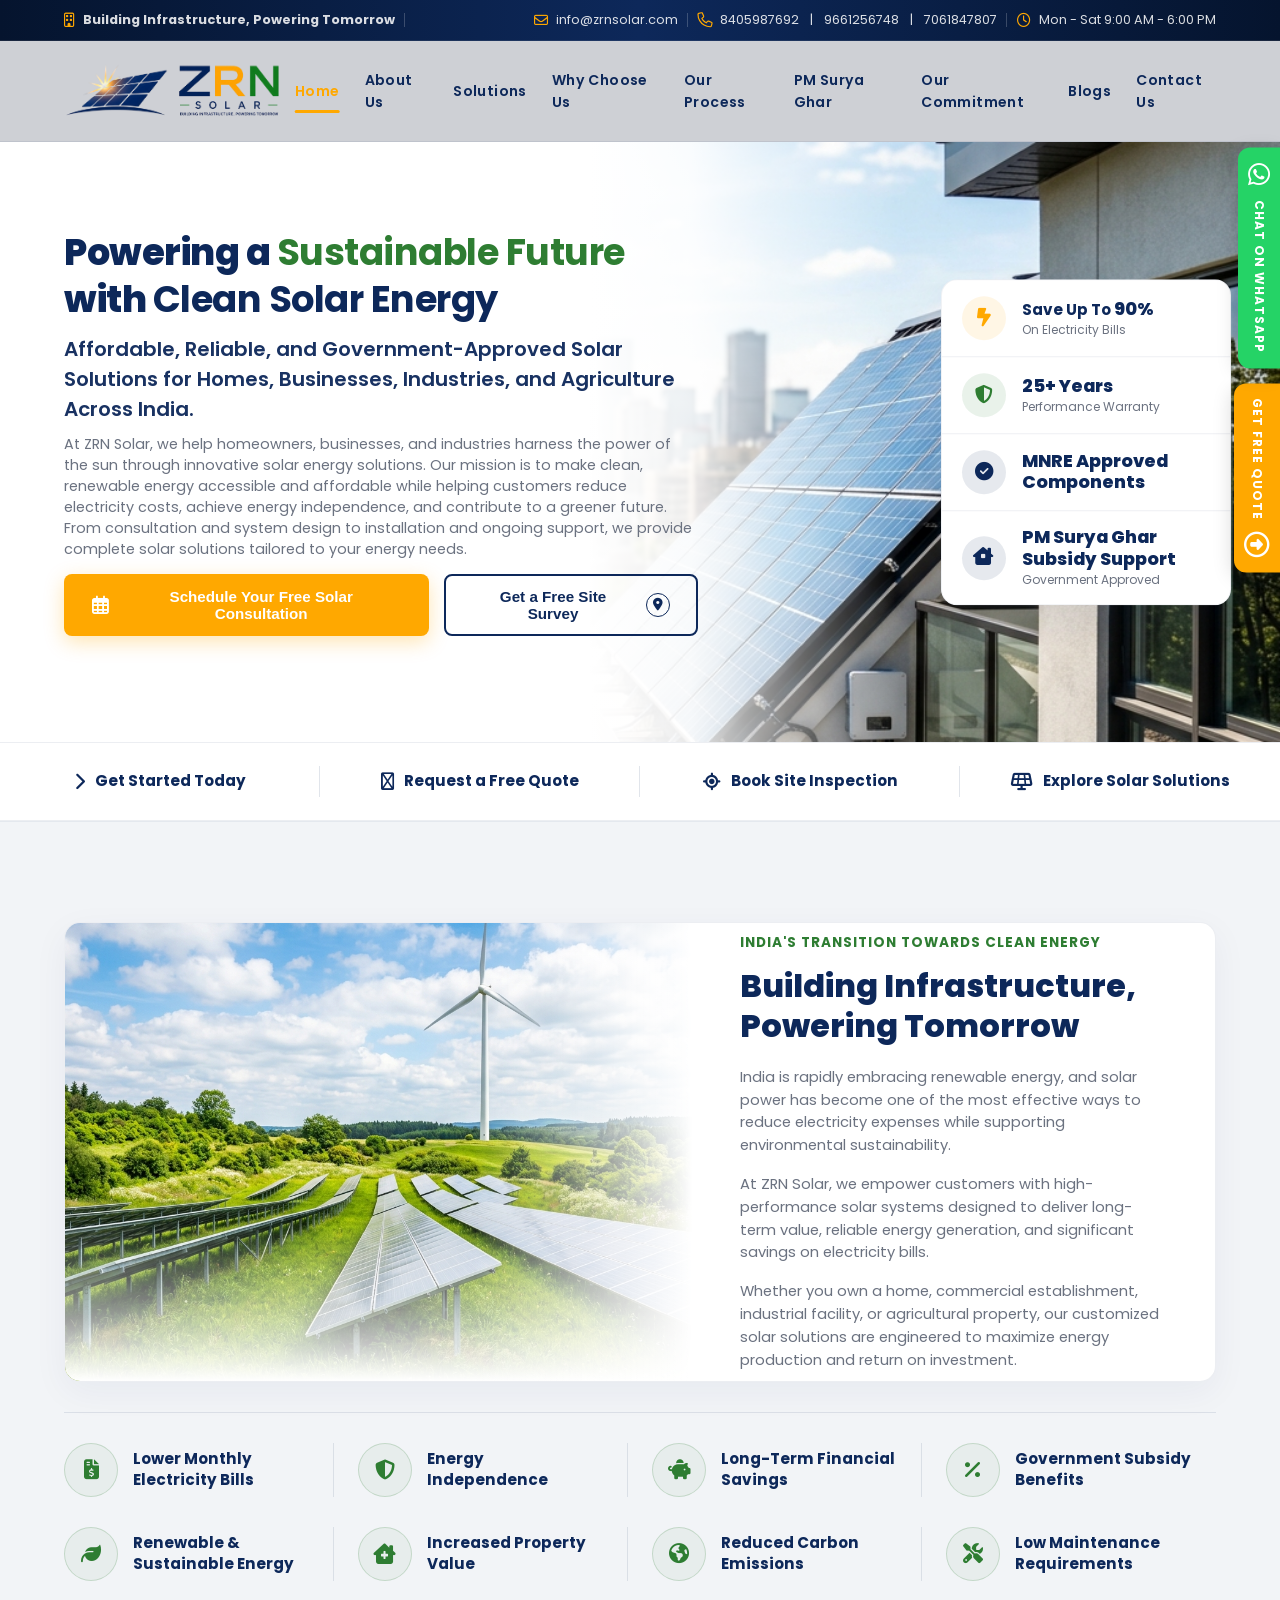
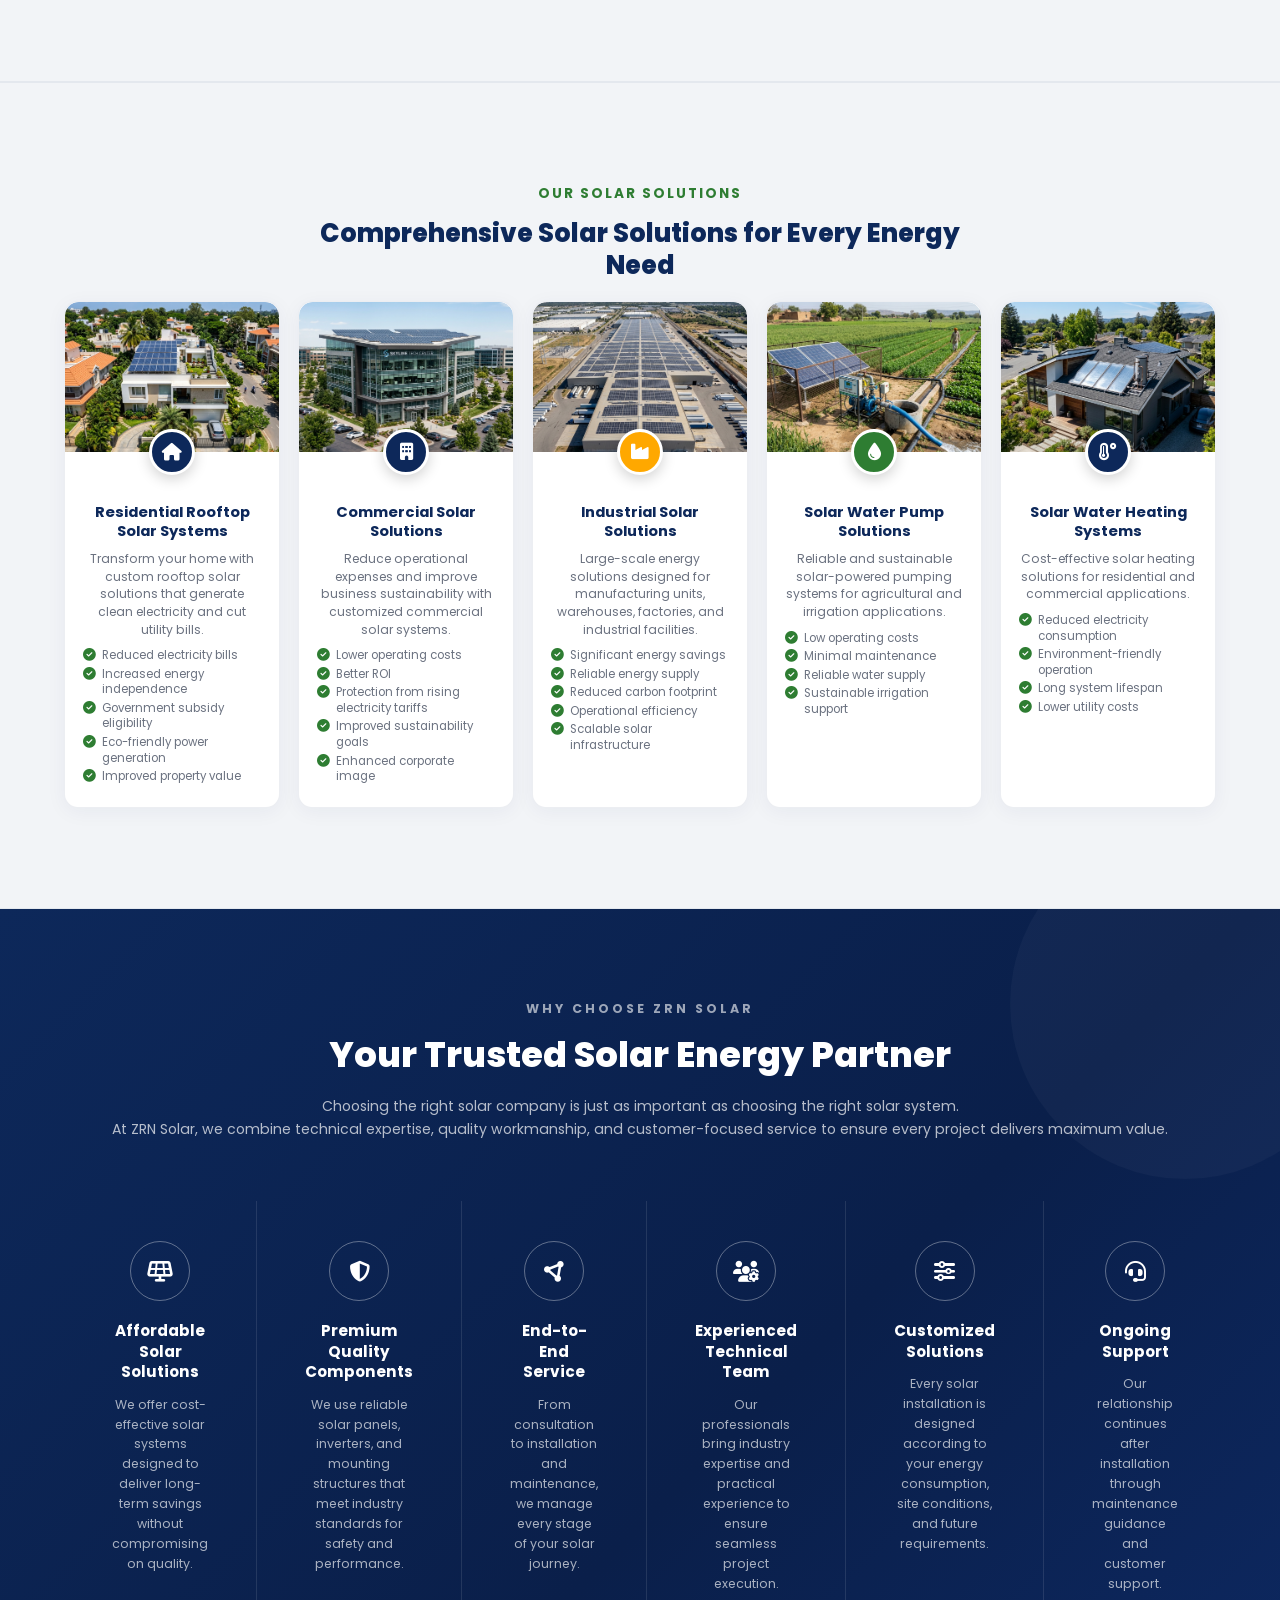
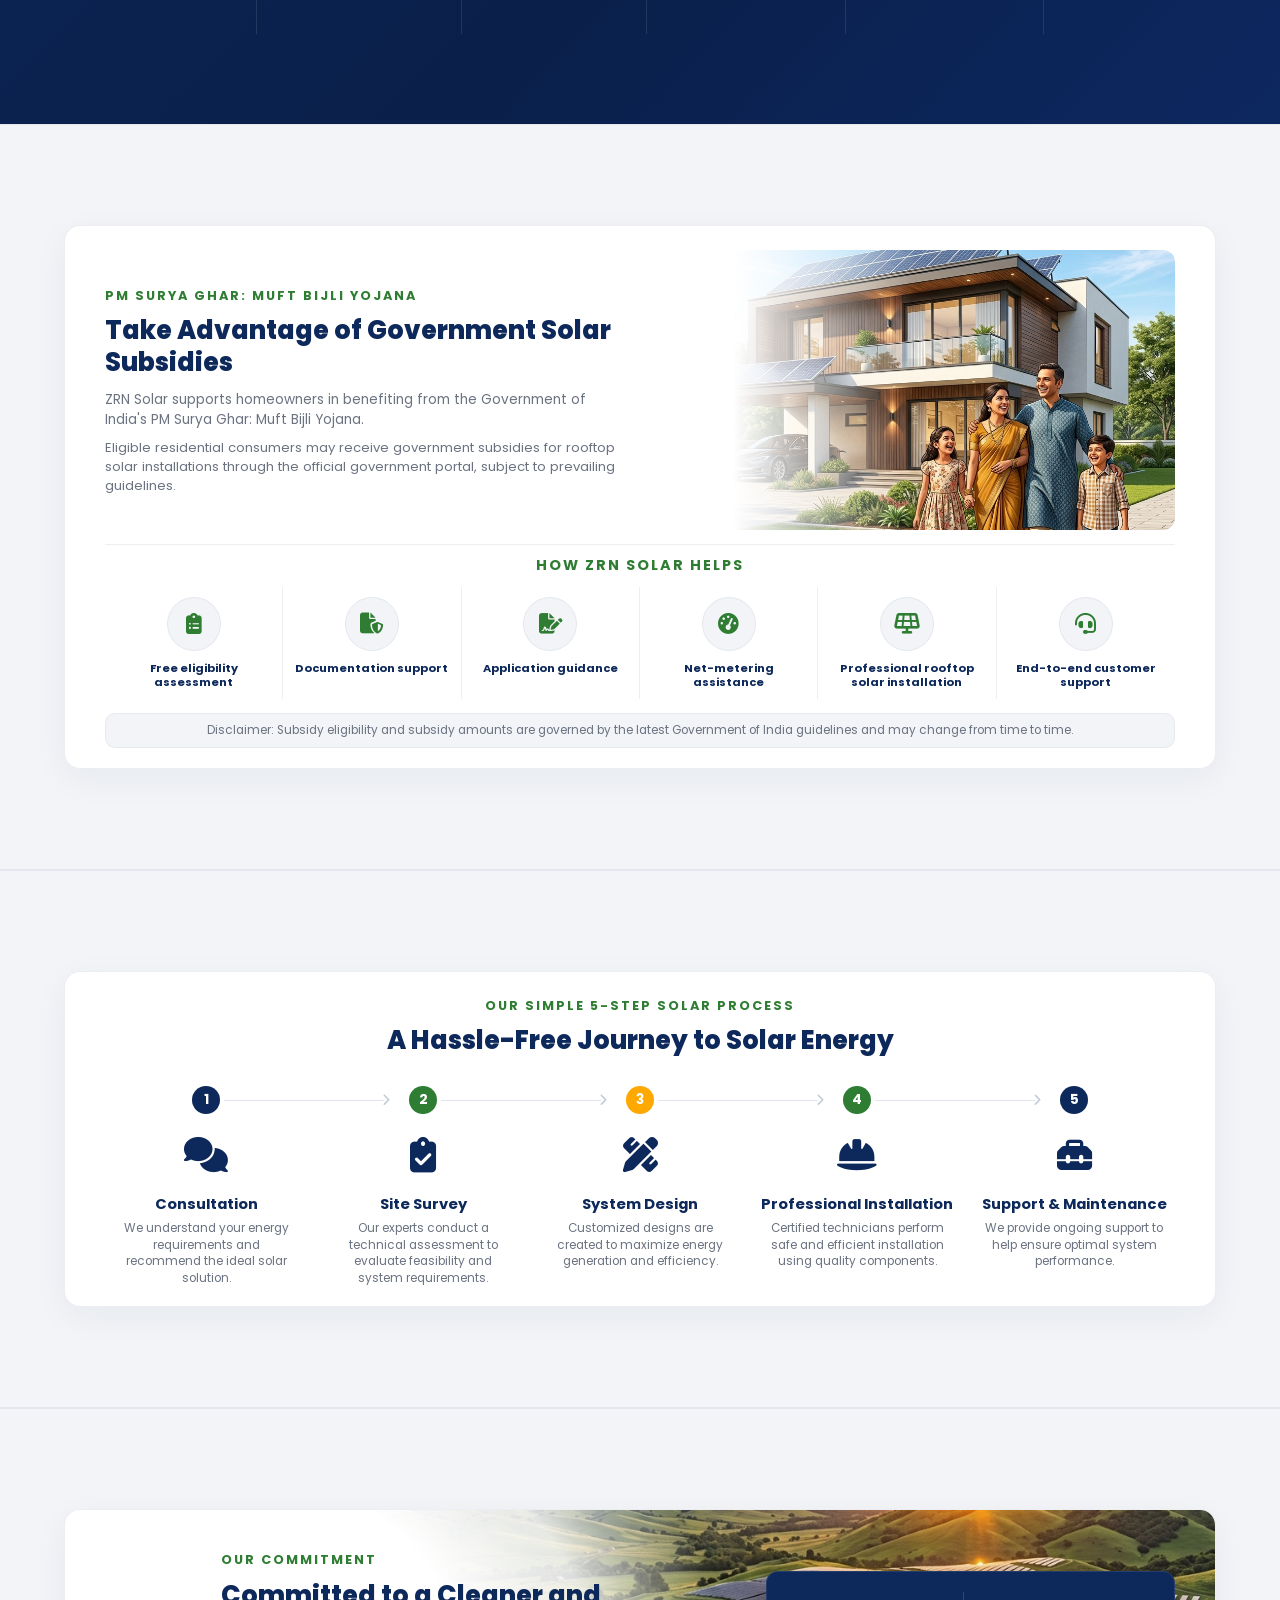
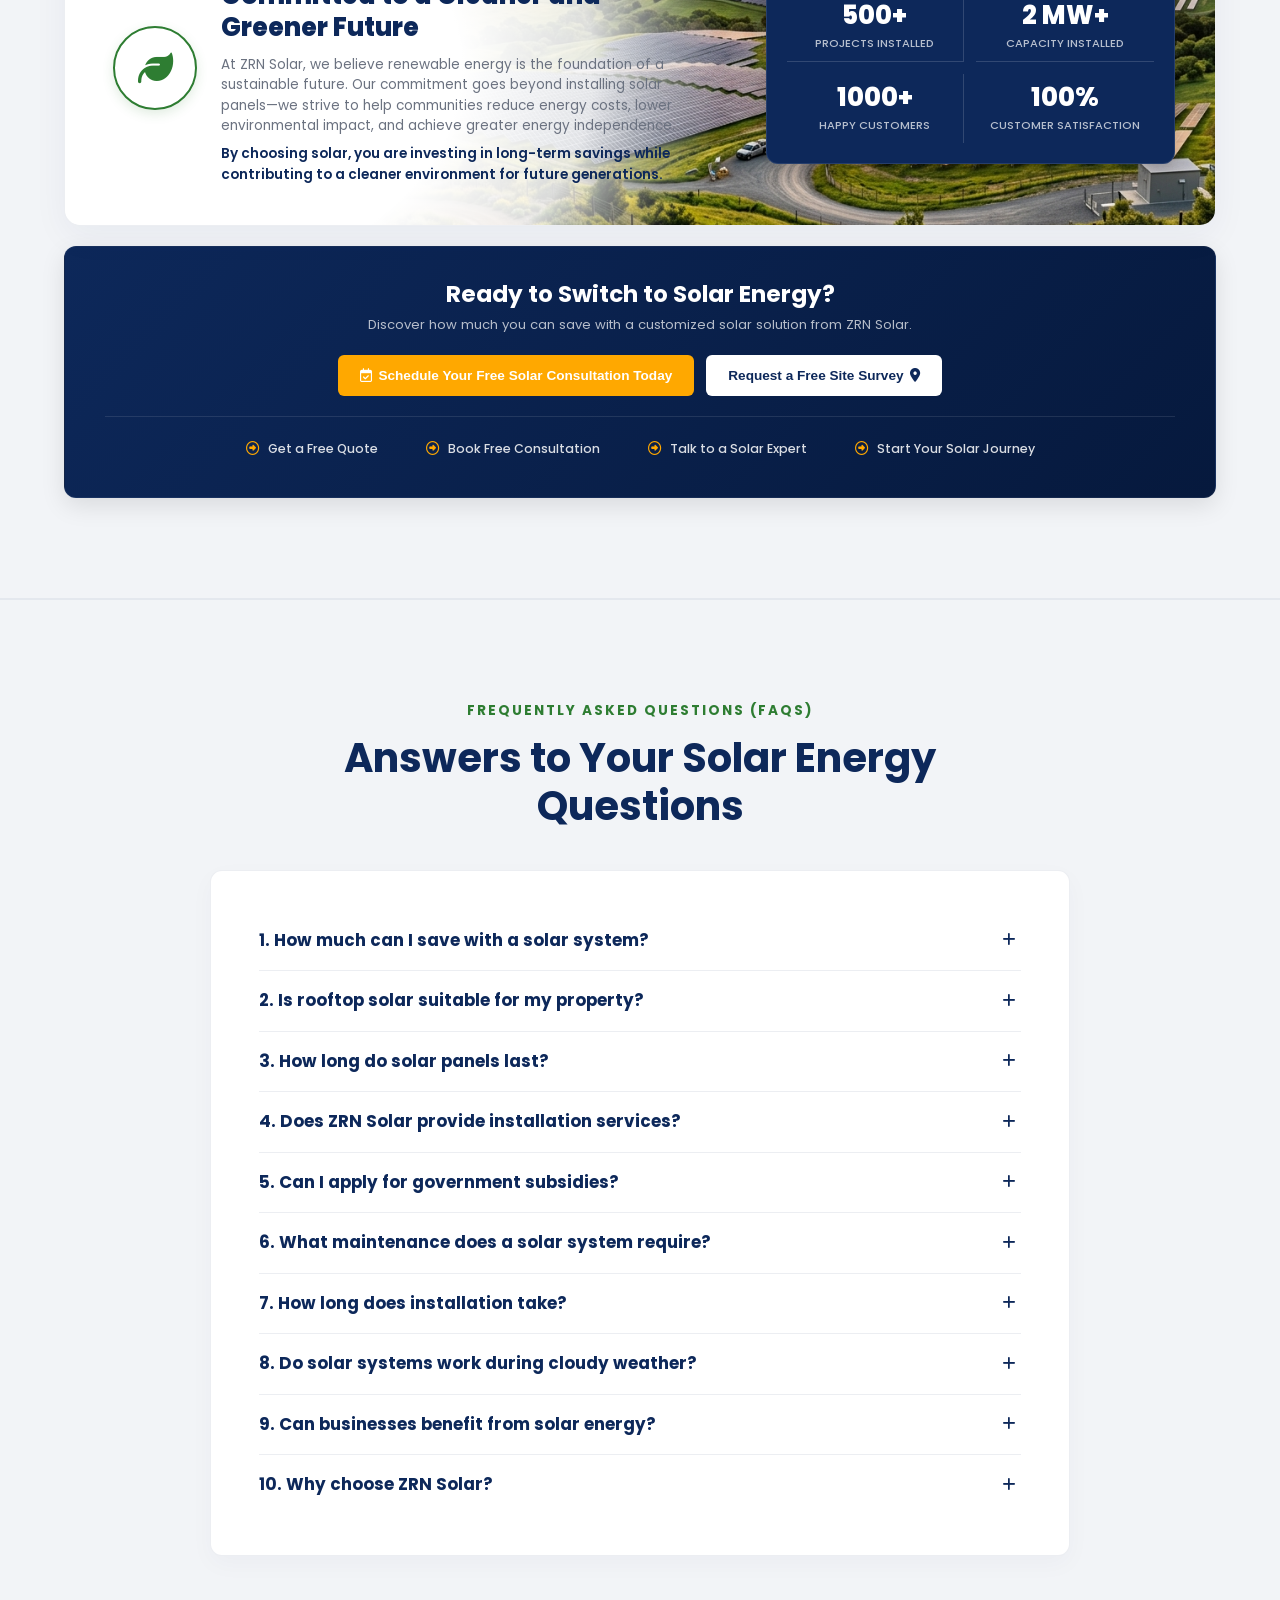
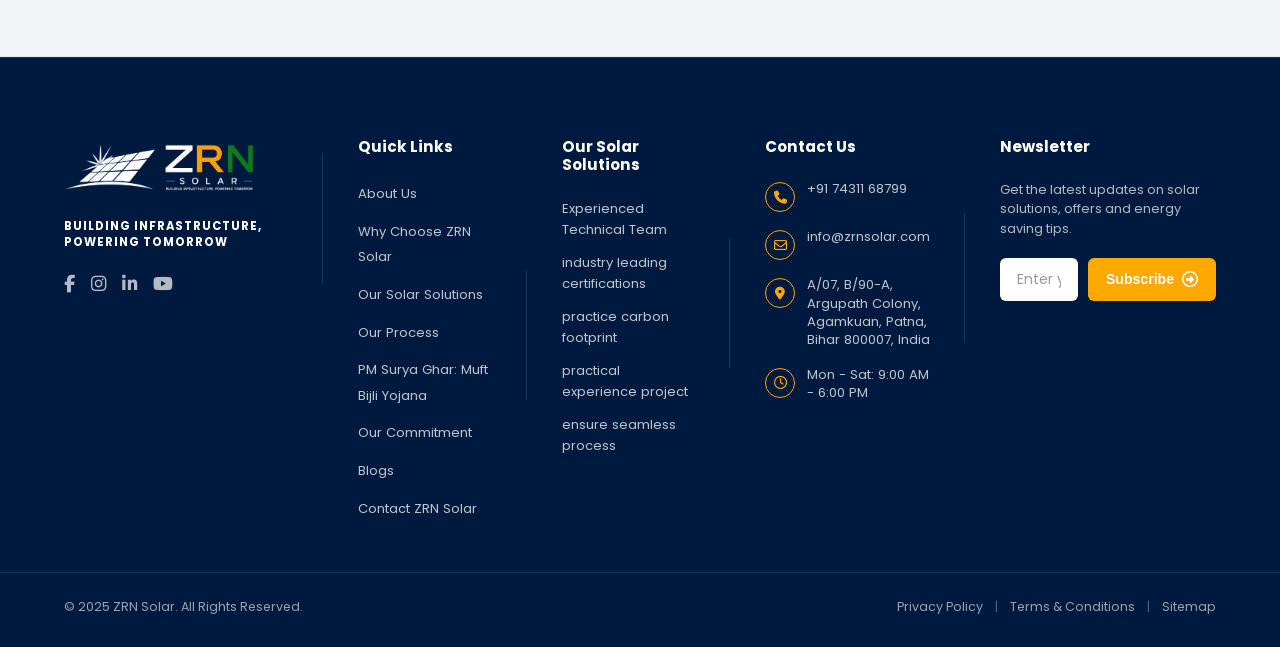
<file: index.html>
<!DOCTYPE html>
<html lang="en">

<head>
  <meta charset="UTF-8">
  <meta name="viewport" content="width=device-width, initial-scale=1.0">
  <meta name="description"
    content="ZRN Solar - Building infrastructure, powering tomorrow. Leader in sustainable energy projects and commercial solar systems.">
  <title>ZRN Solar | Sustainable Infrastructure & Solar Energy</title>
  <link rel="stylesheet" href="styles.css?v=69">
  <link rel="stylesheet" href="https://cdnjs.cloudflare.com/ajax/libs/font-awesome/6.4.0/css/all.min.css">
</head>

<body>

  <!-- Top Info Bar -->
  <div class="top-container">
    <div class="container">
      <div class="top-bar-container">
        <div class="top-info-item tagline-item">
          <i class="fa-regular fa-building"></i>
          <strong>Building Infrastructure, Powering Tomorrow</strong>
        </div>
        <div class="top-bar-right-items">
          <!-- Email -->
          <div class="top-info-item">
            <i class="fa-regular fa-envelope"></i>
            <a href="mailto:info@zrnsolar.com">info@zrnsolar.com</a>
          </div>
          <!-- Phone -->
          <div class="top-info-item">
            <i class="fa-solid fa-phone hollow-phone"></i>
            <a href="tel:8405987692">8405987692</a>&nbsp;|&nbsp;
            <a href="tel:9661256748">9661256748</a>&nbsp;|&nbsp;
            <a href="tel:7061847807">7061847807</a>
          </div>
          <!-- Hours -->
          <div class="top-info-item">
            <i class="fa-regular fa-clock"></i>
            <time>Mon - Sat 9:00 AM - 6:00 PM</time>
          </div>
        </div>
      </div>
    </div>
  </div>

  <!-- Header & Navigation -->
  <header class="site-header" id="mainHeader">
    <div class="navbar-container">
      <div class="container">
        <div class="main-nav">
          <div class="logo-area">
            <div class="logo-wrapper">
              <a href="#" id="navLogo">
                <img src="assets/logo/logo.png" alt="ZRN Solar Logo" class="site-logo">
              </a>
            </div>
          </div>

          <nav class="nav-menu" id="navMenu">
            <a href="#" class="nav-link active">Home</a>
            <a href="about.html" class="nav-link">About Us</a>
            <a href="solutions.html" class="nav-link">Solutions</a>
            <a href="why-choose.html" class="nav-link">Why Choose Us</a>
            <a href="process.html" class="nav-link">Our Process</a>
            <a href="pm-surya-ghar.html" class="nav-link">PM Surya Ghar</a>
            <a href="commitment.html" class="nav-link">Our Commitment</a>
            <a href="blogs.html" class="nav-link">Blogs</a>
            <a href="contact.html" class="nav-link">Contact Us</a>
          </nav>

          <button class="menu-toggle" id="menuToggle" aria-label="Toggle Menu">
            <i class="hamburger-bar"></i>
            <i class="hamburger-bar"></i>
            <i class="hamburger-bar"></i>
          </button>
        </div>
      </div>
    </div>
  </header>

  <!-- Hero Section -->
  <section class="hero" id="home">
    <div class="hero-container container">
      <div class="hero-content">
        <!-- Headline -->
        <h1 class="hero-title">
          <div class="hero-title-line">Powering a <strong class="text-highlight-green">Sustainable Future</strong></div>
          <div class="hero-title-line">with <b class="text-highlight-navy">Clean Solar Energy</b></div>
        </h1>

        <!-- Subheadline & Intro -->
        <p class="hero-subheadline">
          Affordable, Reliable, and Government-Approved Solar Solutions for Homes, Businesses, Industries, and
          Agriculture Across India.
        </p>
        <p class="hero-desc">
          At ZRN Solar, we help homeowners, businesses, and industries harness the power of the sun through innovative
          solar energy solutions. Our mission is to make clean, renewable energy accessible and affordable while helping
          customers reduce electricity costs, achieve energy independence, and contribute to a greener future. From
          consultation and system design to installation and ongoing support, we provide complete solar solutions
          tailored to your energy needs.
        </p>

        <!-- Hero CTA Buttons -->
        <div class="hero-buttons">
          <button class="hero-btn-primary" id="heroPrimaryCTA"
            onclick="document.getElementById('contact').scrollIntoView({ behavior: 'smooth' })">
            <i class="fa-regular fa-calendar-days btn-icon-left"></i>
            Schedule Your Free Solar Consultation
          </button>
          <button class="hero-btn-secondary" id="heroSecondaryCTA"
            onclick="document.getElementById('contact').scrollIntoView({ behavior: 'smooth' })">
            Get a Free Site Survey
            <i class="btn-icon-circle"><i class="fa-solid fa-location-dot"></i></i>
          </button>
        </div>
      </div>

      <!-- Hero Visual & Floating Sidebar Column -->
      <div class="hero-visual-panel">
        <div class="hero-image-wrapper">
          <img src="assets/images/hero_solar.png" alt="ZRN Solar Panel Installation with City Skyline"
            class="hero-img-bg">
        </div>

        <!-- Unified Sidebar Card Column -->
        <div class="hero-sidebar-panel" id="heroSidebarPanel">
          <!-- Row 1: Save up to 90% -->
          <div class="sidebar-item" id="sidebarElectricity">
            <div class="card-icon-circle circle-orange">
              <i class="fa-solid fa-bolt-lightning"></i>
            </div>
            <div class="card-text">
              <h4 class="card-title">Save Up To <strong class="number-highlight">90%</strong></h4>
              <p class="card-desc">On Electricity Bills</p>
            </div>
          </div>

          <!-- Row 2: 25+ Years Performance Warranty -->
          <div class="sidebar-item" id="sidebarWarranty">
            <div class="card-icon-circle circle-green">
              <i class="fa-solid fa-shield-halved"></i>
            </div>
            <div class="card-text">
              <h4 class="card-title"><strong class="number-highlight">25+ Years</strong></h4>
              <p class="card-desc">Performance Warranty</p>
            </div>
          </div>

          <!-- Row 3: MNRE Approved Components -->
          <div class="sidebar-item" id="sidebarMNRE">
            <div class="card-icon-circle circle-navy">
              <i class="fa-solid fa-circle-check"></i>
            </div>
            <div class="card-text text-double-title">
              <h4 class="card-title"><strong class="number-highlight">MNRE Approved</strong></h4>
              <h4 class="card-title"><strong class="number-highlight">Components</strong></h4>
            </div>
          </div>

          <!-- Row 4: PM Surya Ghar Subsidy Support -->
          <div class="sidebar-item" id="sidebarSubsidy">
            <div class="card-icon-circle circle-navy">
              <i class="fa-solid fa-house-chimney-window"></i>
            </div>
            <div class="card-text">
              <h4 class="card-title"><strong class="number-highlight">PM Surya Ghar</strong></h4>
              <h4 class="card-title"><strong class="number-highlight">Subsidy Support</strong></h4>
              <p class="card-desc">Government Approved</p>
            </div>
          </div>
        </div>
      </div>
    </div>
    <!-- Floating Action Buttons -->
    <div class="floating-badge-container">
      <a href="https://wa.me/918405987692" target="_blank" class="whatsapp-float-badge" id="whatsappFloatBadge"
        aria-label="Chat on WhatsApp">
        <i class="fa-brands fa-whatsapp whatsapp-icon"></i>
        <strong class="whatsapp-text">Chat on WhatsApp</strong>
      </a>
      <a href="contact.html" class="quote-float-badge" id="quoteFloatBadge"
        aria-label="Get Free Quote">
        <strong class="quote-float-text">Get Free Quote</strong>
        <i class="fa-regular fa-circle-right quote-float-icon"></i>
      </a>
    </div>
  </section>

  <!-- Hero CTA Quick Links Bar -->
  <div class="hero-cta-links-wrapper" id="heroCtaLinksWrapper">
    <div class="hero-cta-links-bar container" id="heroCtaLinksBar">
      <!-- Link item 1 -->
      <a href="#contact" class="cta-link-item" id="ctaLinkGetStarted">
        <i class="fa-solid fa-chevron-right link-icon"></i>
        <strong class="link-text">Get Started Today</strong>
      </a>
      <!-- Link item 2 -->
      <a href="#contact" class="cta-link-item" id="ctaLinkQuote">
        <i class="fa-regular fa-clipboard-check link-icon"></i>
        <strong class="link-text">Request a Free Quote</strong>
      </a>
      <!-- Link item 3 -->
      <a href="#contact" class="cta-link-item" id="ctaLinkInspection">
        <i class="fa-solid fa-location-crosshairs link-icon"></i>
        <strong class="link-text">Book Site Inspection</strong>
      </a>
      <!-- Link item 4 -->
      <a href="solutions.html" class="cta-link-item" id="ctaLinkSolutions">
        <i class="fa-solid fa-solar-panel link-icon"></i>
        <strong class="link-text">Explore Solar Solutions</strong>
      </a>
    </div>
  </div>


  <!-- About Section - India's Transition Towards Clean Energy -->
  <section class="about-section" id="about">
    <div class="container">
      <div class="about-grid">
        <!-- Left Column: Split Card -->
        <div class="about-split-card">
          <div class="split-card-image-wrap">
            <img src="assets/images/clean_energy_landscape.png"
              alt="India Clean Energy Landscape with Solar Panels and Wind Turbine" class="split-card-image">
          </div>
          <div class="split-card-text">
            <div class="split-card-tagline">India's Transition Towards Clean Energy</div>
            <h2 class="split-card-title">Building Infrastructure, Powering Tomorrow</h2>
            <p class="split-card-desc">
              India is rapidly embracing renewable energy, and solar power has become one of the most effective ways to
              reduce electricity expenses while supporting environmental sustainability.
            </p>
            <p class="split-card-desc">
              At ZRN Solar, we empower customers with high-performance solar systems designed to deliver long-term
              value, reliable energy generation, and significant savings on electricity bills.
            </p>
            <p class="split-card-desc">
              Whether you own a home, commercial establishment, industrial facility, or agricultural property, our
              customized solar solutions are engineered to maximize energy production and return on investment.
            </p>
          </div>
        </div>

        <!-- Right Column: Benefits Grid -->
        <div class="benefits-container">
          <div class="benefits-grid">
            <!-- Benefit 1 -->
            <div class="benefit-item">
              <div class="benefit-icon-circle">
                <i class="fa-solid fa-file-invoice-dollar"></i>
              </div>
              <strong class="benefit-text">Lower Monthly Electricity Bills</strong>
            </div>
            <!-- Benefit 2 -->
            <div class="benefit-item">
              <div class="benefit-icon-circle">
                <i class="fa-solid fa-shield-halved"></i>
              </div>
              <strong class="benefit-text">Energy Independence</strong>
            </div>
            <!-- Benefit 3 -->
            <div class="benefit-item">
              <div class="benefit-icon-circle">
                <i class="fa-solid fa-piggy-bank"></i>
              </div>
              <strong class="benefit-text">Long-Term Financial Savings</strong>
            </div>
            <!-- Benefit 4 -->
            <div class="benefit-item">
              <div class="benefit-icon-circle">
                <i class="fa-solid fa-percent"></i>
              </div>
              <strong class="benefit-text">Government Subsidy Benefits</strong>
            </div>
            <!-- Benefit 5 -->
            <div class="benefit-item">
              <div class="benefit-icon-circle">
                <i class="fa-solid fa-leaf"></i>
              </div>
              <strong class="benefit-text">Renewable & Sustainable Energy</strong>
            </div>
            <!-- Benefit 6 -->
            <div class="benefit-item">
              <div class="benefit-icon-circle">
                <i class="fa-solid fa-house-chimney-medical"></i>
              </div>
              <strong class="benefit-text">Increased Property Value</strong>
            </div>
            <!-- Benefit 7 -->
            <div class="benefit-item">
              <div class="benefit-icon-circle">
                <i class="fa-solid fa-earth-americas"></i>
              </div>
              <strong class="benefit-text">Reduced Carbon Emissions</strong>
            </div>
            <!-- Benefit 8 -->
            <div class="benefit-item">
              <div class="benefit-icon-circle">
                <i class="fa-solid fa-screwdriver-wrench"></i>
              </div>
              <strong class="benefit-text">Low Maintenance Requirements</strong>
            </div>
          </div>
        </div>
      </div>
    </div>
  </section>

  <!-- Solar Solutions Section -->
  <section class="solar-solutions-section" id="services">
    <div class="container">
      <div class="section-header" style="text-align: center; margin-bottom: 20px;">
        <div class="section-subtitle"
          style="color: var(--brand-green); font-size: 0.85rem; font-weight: 700; text-transform: uppercase; letter-spacing: 2px; margin-bottom: 12px; display: block;">
          Our Solar Solutions</div>
        <h2 class="solar-solutions-title">Comprehensive Solar Solutions for Every Energy Need</h2>
      </div>

      <div class="solutions-grid">

        <!-- Card 1: Residential -->
        <div class="solution-card">
          <div class="solution-card-img-wrap">
            <img src="assets/images/solar_residential.png" alt="Residential Rooftop Solar Systems"
              class="solution-card-img">
          </div>
          <div class="solution-card-icon-badge solution-badge-navy">
            <i class="fa-solid fa-house"></i>
          </div>
          <div class="solution-card-body">
            <h3 class="solution-card-title">Residential Rooftop Solar Systems</h3>
            <p class="solution-card-desc">Transform your home with custom rooftop solar solutions that generate clean
              electricity and cut utility bills.</p>
            <ul class="solution-checklist">
              <li><i class="fa-solid fa-circle-check"></i> Reduced electricity bills</li>
              <li><i class="fa-solid fa-circle-check"></i> Increased energy independence</li>
              <li><i class="fa-solid fa-circle-check"></i> Government subsidy eligibility</li>
              <li><i class="fa-solid fa-circle-check"></i> Eco-friendly power generation</li>
              <li><i class="fa-solid fa-circle-check"></i> Improved property value</li>
            </ul>
          </div>
        </div>

        <!-- Card 2: Commercial -->
        <div class="solution-card">
          <div class="solution-card-img-wrap">
            <img src="assets/images/solar_commercial.png" alt="Commercial Solar Solutions" class="solution-card-img">
          </div>
          <div class="solution-card-icon-badge solution-badge-navy">
            <i class="fa-solid fa-building"></i>
          </div>
          <div class="solution-card-body">
            <h3 class="solution-card-title">Commercial Solar Solutions</h3>
            <p class="solution-card-desc">Reduce operational expenses and improve business sustainability with
              customized commercial solar systems.</p>
            <ul class="solution-checklist">
              <li><i class="fa-solid fa-circle-check"></i> Lower operating costs</li>
              <li><i class="fa-solid fa-circle-check"></i> Better ROI</li>
              <li><i class="fa-solid fa-circle-check"></i> Protection from rising electricity tariffs</li>
              <li><i class="fa-solid fa-circle-check"></i> Improved sustainability goals</li>
              <li><i class="fa-solid fa-circle-check"></i> Enhanced corporate image</li>
            </ul>
          </div>
        </div>

        <!-- Card 3: Industrial -->
        <div class="solution-card">
          <div class="solution-card-img-wrap">
            <img src="assets/images/solar_industrial.png" alt="Industrial Solar Solutions" class="solution-card-img">
          </div>
          <div class="solution-card-icon-badge solution-badge-orange">
            <i class="fa-solid fa-industry"></i>
          </div>
          <div class="solution-card-body">
            <h3 class="solution-card-title">Industrial Solar Solutions</h3>
            <p class="solution-card-desc">Large-scale energy solutions designed for manufacturing units, warehouses,
              factories, and industrial facilities.</p>
            <ul class="solution-checklist">
              <li><i class="fa-solid fa-circle-check"></i> Significant energy savings</li>
              <li><i class="fa-solid fa-circle-check"></i> Reliable energy supply</li>
              <li><i class="fa-solid fa-circle-check"></i> Reduced carbon footprint</li>
              <li><i class="fa-solid fa-circle-check"></i> Operational efficiency</li>
              <li><i class="fa-solid fa-circle-check"></i> Scalable solar infrastructure</li>
            </ul>
          </div>
        </div>

        <!-- Card 4: Solar Water Pump -->
        <div class="solution-card">
          <div class="solution-card-img-wrap">
            <img src="assets/images/solar_water_pump.png" alt="Solar Water Pump Solutions" class="solution-card-img">
          </div>
          <div class="solution-card-icon-badge solution-badge-green">
            <i class="fa-solid fa-droplet"></i>
          </div>
          <div class="solution-card-body">
            <h3 class="solution-card-title">Solar Water Pump Solutions</h3>
            <p class="solution-card-desc">Reliable and sustainable solar-powered pumping systems for agricultural and
              irrigation applications.</p>
            <ul class="solution-checklist">
              <li><i class="fa-solid fa-circle-check"></i> Low operating costs</li>
              <li><i class="fa-solid fa-circle-check"></i> Minimal maintenance</li>
              <li><i class="fa-solid fa-circle-check"></i> Reliable water supply</li>
              <li><i class="fa-solid fa-circle-check"></i> Sustainable irrigation support</li>
            </ul>
          </div>
        </div>

        <!-- Card 5: Solar Water Heating -->
        <div class="solution-card">
          <div class="solution-card-img-wrap">
            <img src="assets/images/solar_water_heating.png" alt="Solar Water Heating Systems"
              class="solution-card-img">
          </div>
          <div class="solution-card-icon-badge solution-badge-navy">
            <i class="fa-solid fa-temperature-high"></i>
          </div>
          <div class="solution-card-body">
            <h3 class="solution-card-title">Solar Water Heating Systems</h3>
            <p class="solution-card-desc">Cost-effective solar heating solutions for residential and commercial
              applications.</p>
            <ul class="solution-checklist">
              <li><i class="fa-solid fa-circle-check"></i> Reduced electricity consumption</li>
              <li><i class="fa-solid fa-circle-check"></i> Environment-friendly operation</li>
              <li><i class="fa-solid fa-circle-check"></i> Long system lifespan</li>
              <li><i class="fa-solid fa-circle-check"></i> Lower utility costs</li>
            </ul>
          </div>
        </div>

      </div>
    </div>
  </section>

  <!-- Why Choose ZRN Solar Section -->
  <section class="why-choose-section" id="why-choose">
    <div class="container">
      <div class="why-choose-header">
        <div class="why-choose-subtitle">Why Choose ZRN Solar</div>
        <h2 class="why-choose-title">Your Trusted Solar Energy Partner</h2>
        <p class="why-choose-desc">Choosing the right solar company is just as important as choosing the right solar
          system.<br>At ZRN Solar, we combine technical expertise, quality workmanship, and customer-focused service to
          ensure every project delivers maximum value.</p>
      </div>

      <div class="why-choose-grid">

        <!-- Feature 1 -->
        <div class="why-choose-item">
          <div class="why-choose-icon">
            <i class="fa-solid fa-solar-panel"></i>
          </div>
          <h4 class="why-choose-item-title">Affordable Solar Solutions</h4>
          <p class="why-choose-item-desc">We offer cost-effective solar systems designed to deliver long-term savings
            without compromising on quality.</p>
        </div>

        <!-- Feature 2 -->
        <div class="why-choose-item">
          <div class="why-choose-icon">
            <i class="fa-solid fa-shield-halved"></i>
          </div>
          <h4 class="why-choose-item-title">Premium Quality Components</h4>
          <p class="why-choose-item-desc">We use reliable solar panels, inverters, and mounting structures that meet
            industry standards for safety and performance.</p>
        </div>

        <!-- Feature 3 -->
        <div class="why-choose-item">
          <div class="why-choose-icon">
            <i class="fa-solid fa-circle-nodes"></i>
          </div>
          <h4 class="why-choose-item-title">End-to-End Service</h4>
          <p class="why-choose-item-desc">From consultation to installation and maintenance, we manage every stage of
            your solar journey.</p>
        </div>

        <!-- Feature 4 -->
        <div class="why-choose-item">
          <div class="why-choose-icon">
            <i class="fa-solid fa-users-gear"></i>
          </div>
          <h4 class="why-choose-item-title">Experienced Technical Team</h4>
          <p class="why-choose-item-desc">Our professionals bring industry expertise and practical experience to ensure
            seamless project execution.</p>
        </div>

        <!-- Feature 5 -->
        <div class="why-choose-item">
          <div class="why-choose-icon">
            <i class="fa-solid fa-sliders"></i>
          </div>
          <h4 class="why-choose-item-title">Customized Solutions</h4>
          <p class="why-choose-item-desc">Every solar installation is designed according to your energy consumption,
            site conditions, and future requirements.</p>
        </div>

        <!-- Feature 6 -->
        <div class="why-choose-item">
          <div class="why-choose-icon">
            <i class="fa-solid fa-headset"></i>
          </div>
          <h4 class="why-choose-item-title">Ongoing Support</h4>
          <p class="why-choose-item-desc">Our relationship continues after installation through maintenance guidance and
            customer support.</p>
        </div>

      </div>
    </div>
  </section>

  <!-- PM Surya Ghar Subsidy Section -->
  <section class="subsidy-section" id="pm-surya-ghar">
    <div class="container">
      <div class="subsidy-card">
        <!-- Upper Section: Text & Image -->
        <div class="subsidy-upper">
          <div class="subsidy-content">
            <span class="subsidy-subtitle">PM Surya Ghar: Muft Bijli Yojana</span>
            <h2 class="subsidy-title">Take Advantage of Government Solar Subsidies</h2>
            <p class="subsidy-text">ZRN Solar supports homeowners in benefiting from the Government of India's PM Surya
              Ghar: Muft Bijli Yojana.</p>
            <p class="subsidy-text subsidy-subtext">Eligible residential consumers may receive government subsidies for
              rooftop solar installations through the official government portal, subject to prevailing guidelines.</p>
          </div>
          <div class="subsidy-image-wrap">
            <img src="assets/images/pm_surya_ghar.png" alt="PM Surya Ghar Rooftop Solar House" class="subsidy-image">
            <div class="subsidy-image-overlay"></div>
          </div>
        </div>

        <!-- Lower Section: Steps -->
        <div class="subsidy-lower">
          <h3 class="subsidy-steps-heading">How ZRN Solar Helps</h3>
          <div class="subsidy-steps-grid">
            <!-- Step 1 -->
            <div class="subsidy-step-item">
              <div class="subsidy-step-icon">
                <i class="fa-solid fa-clipboard-list"></i>
              </div>
              <span class="subsidy-step-label">Free eligibility assessment</span>
            </div>
            <!-- Step 2 -->
            <div class="subsidy-step-item">
              <div class="subsidy-step-icon">
                <i class="fa-solid fa-file-shield"></i>
              </div>
              <span class="subsidy-step-label">Documentation support</span>
            </div>
            <!-- Step 3 -->
            <div class="subsidy-step-item">
              <div class="subsidy-step-icon">
                <i class="fa-solid fa-file-signature"></i>
              </div>
              <span class="subsidy-step-label">Application guidance</span>
            </div>
            <!-- Step 4 -->
            <div class="subsidy-step-item">
              <div class="subsidy-step-icon">
                <i class="fa-solid fa-gauge-high"></i>
              </div>
              <span class="subsidy-step-label">Net-metering assistance</span>
            </div>
            <!-- Step 5 -->
            <div class="subsidy-step-item">
              <div class="subsidy-step-icon">
                <i class="fa-solid fa-solar-panel"></i>
              </div>
              <span class="subsidy-step-label">Professional rooftop solar installation</span>
            </div>
            <!-- Step 6 -->
            <div class="subsidy-step-item">
              <div class="subsidy-step-icon">
                <i class="fa-solid fa-headset"></i>
              </div>
              <span class="subsidy-step-label">End-to-end customer support</span>
            </div>
          </div>
        </div>

        <!-- Disclaimer -->
        <div class="subsidy-disclaimer">
          Disclaimer: Subsidy eligibility and subsidy amounts are governed by the latest Government of India guidelines
          and may change from time to time.
        </div>
      </div>
    </div>
  </section>

  <!-- Our Process Section -->
  <section class="process-section" id="process">
    <div class="container">
      <div class="process-card">
        <div class="process-header">
          <span class="process-subtitle">Our Simple 5-Step Solar Process</span>
          <h2 class="process-title">A Hassle-Free Journey to Solar Energy</h2>
        </div>

        <div class="process-steps-container">
          <!-- Step 1 -->
          <div class="process-step">
            <div class="process-step-top">
              <div class="step-number step-num-navy">1</div>
              <div class="step-connector">
                <i class="fa-solid fa-chevron-right"></i>
              </div>
            </div>
            <div class="process-step-icon">
              <i class="fa-solid fa-comments"></i>
            </div>
            <h3 class="process-step-title">Consultation</h3>
            <p class="process-step-desc">We understand your energy requirements and recommend the ideal solar solution.
            </p>
          </div>

          <!-- Step 2 -->
          <div class="process-step">
            <div class="process-step-top">
              <div class="step-number step-num-green">2</div>
              <div class="step-connector">
                <i class="fa-solid fa-chevron-right"></i>
              </div>
            </div>
            <div class="process-step-icon">
              <i class="fa-solid fa-clipboard-check"></i>
            </div>
            <h3 class="process-step-title">Site Survey</h3>
            <p class="process-step-desc">Our experts conduct a technical assessment to evaluate feasibility and system
              requirements.</p>
          </div>

          <!-- Step 3 -->
          <div class="process-step">
            <div class="process-step-top">
              <div class="step-number step-num-orange">3</div>
              <div class="step-connector">
                <i class="fa-solid fa-chevron-right"></i>
              </div>
            </div>
            <div class="process-step-icon">
              <i class="fa-solid fa-pen-ruler"></i>
            </div>
            <h3 class="process-step-title">System Design</h3>
            <p class="process-step-desc">Customized designs are created to maximize energy generation and efficiency.
            </p>
          </div>

          <!-- Step 4 -->
          <div class="process-step">
            <div class="process-step-top">
              <div class="step-number step-num-green">4</div>
              <div class="step-connector">
                <i class="fa-solid fa-chevron-right"></i>
              </div>
            </div>
            <div class="process-step-icon">
              <i class="fa-solid fa-helmet-safety"></i>
            </div>
            <h3 class="process-step-title">Professional Installation</h3>
            <p class="process-step-desc">Certified technicians perform safe and efficient installation using quality
              components.</p>
          </div>

          <!-- Step 5 -->
          <div class="process-step">
            <div class="process-step-top">
              <div class="step-number step-num-navy">5</div>
            </div>
            <div class="process-step-icon">
              <i class="fa-solid fa-toolbox"></i>
            </div>
            <h3 class="process-step-title">Support & Maintenance</h3>
            <p class="process-step-desc">We provide ongoing support to help ensure optimal system performance.</p>
          </div>
        </div>
      </div>
    </div>
  </section>


  <!-- Our Commitment Section -->
  <section class="commitment-section" id="commitment">
    <div class="container">

      <!-- Commitment Card (scenic background + text + stats) -->
      <div class="commitment-card">
        <!-- Left: Text & Leaf Logo -->
        <div class="commitment-left">
          <div class="commitment-logo-wrap">
            <i class="fa-solid fa-leaf"></i>
          </div>
          <div class="commitment-text-wrap">
            <span class="commitment-subtitle">Our Commitment</span>
            <h2 class="commitment-title">Committed to a Cleaner and Greener Future</h2>
            <p class="commitment-desc">At ZRN Solar, we believe renewable energy is the foundation of a sustainable
              future. Our commitment goes beyond installing solar panels—we strive to help communities reduce energy
              costs, lower environmental impact, and achieve greater energy independence.</p>
            <p class="commitment-desc commitment-desc-sub">By choosing solar, you are investing in long-term savings
              while contributing to a cleaner environment for future generations.</p>
          </div>
        </div>

        <!-- Right: Stats Box -->
        <div class="commitment-right">
          <div class="commitment-stats-box">
            <!-- Stat 1 -->
            <div class="stat-item top-left">
              <span class="stat-number">500+</span>
              <span class="stat-label">Projects Installed</span>
            </div>
            <!-- Stat 2 -->
            <div class="stat-item top-right">
              <span class="stat-number">2 MW+</span>
              <span class="stat-label">Capacity Installed</span>
            </div>
            <!-- Stat 3 -->
            <div class="stat-item bottom-left">
              <span class="stat-number">1000+</span>
              <span class="stat-label">Happy Customers</span>
            </div>
            <!-- Stat 4 -->
            <div class="stat-item bottom-right">
              <span class="stat-number">100%</span>
              <span class="stat-label">Customer Satisfaction</span>
            </div>
          </div>
        </div>
      </div>

      <!-- CTA Bar -->
      <div class="commitment-cta-bar">
        <!-- Left Text -->
        <div class="cta-left">
          <h3 class="cta-title">Ready to Switch to Solar Energy?</h3>
          <p class="cta-desc">Discover how much you can save with a customized solar solution from ZRN Solar.</p>
        </div>

        <!-- Middle Buttons -->
        <div class="cta-buttons">
          <button class="btn-cta-orange"
            onclick="document.getElementById('contact').scrollIntoView({ behavior: 'smooth' })">
            <i class="fa-regular fa-calendar-check"></i>
            Schedule Your Free Solar Consultation Today
          </button>
          <button class="btn-cta-white"
            onclick="document.getElementById('contact').scrollIntoView({ behavior: 'smooth' })">
            Request a Free Site Survey
            <i class="fa-solid fa-location-dot"></i>
          </button>
        </div>

        <!-- Right Links -->
        <div class="cta-quick-links">
          <a href="#contact" class="cta-quick-link">
            <i class="fa-regular fa-circle-right"></i>
            Get a Free Quote
          </a>
          <a href="#contact" class="cta-quick-link">
            <i class="fa-regular fa-circle-right"></i>
            Book Free Consultation
          </a>
          <a href="#contact" class="cta-quick-link">
            <i class="fa-regular fa-circle-right"></i>
            Talk to a Solar Expert
          </a>
          <a href="#contact" class="cta-quick-link">
            <i class="fa-regular fa-circle-right"></i>
            Start Your Solar Journey
          </a>
        </div>
      </div>

    </div>
  </section>

  <!-- FAQ Section -->
  <section class="faq-section" id="faq">
    <div class="container">
      <div class="section-header" style="text-align: center; margin-bottom: 40px;">
        <span class="section-subtitle"
          style="color: var(--brand-green); font-size: 0.85rem; font-weight: 700; text-transform: uppercase; letter-spacing: 2px; margin-bottom: 12px; display: block;">Frequently
          Asked Questions (FAQs)</span>
        <h2 class="section-title">Answers to Your Solar Energy Questions</h2>
      </div>

      <div class="faq-container">
        <div class="faq-card">
          <!-- Item 1 -->
          <div class="faq-item">
            <div class="faq-question">
              <span>1. How much can I save with a solar system?</span>
              <span class="faq-toggle"><i class="fa-solid fa-plus"></i></span>
            </div>
            <div class="faq-answer">
              <p>Savings depend on electricity consumption, system size, and local electricity tariffs. Many customers
                experience significant reductions in monthly electricity bills.</p>
            </div>
          </div>
          <!-- Item 2 -->
          <div class="faq-item">
            <div class="faq-question">
              <span>2. Is rooftop solar suitable for my property?</span>
              <span class="faq-toggle"><i class="fa-solid fa-plus"></i></span>
            </div>
            <div class="faq-answer">
              <p>Our team conducts a site survey to evaluate roof space, orientation, shading conditions, and energy
                requirements.</p>
            </div>
          </div>
          <!-- Item 3 -->
          <div class="faq-item">
            <div class="faq-question">
              <span>3. How long do solar panels last?</span>
              <span class="faq-toggle"><i class="fa-solid fa-plus"></i></span>
            </div>
            <div class="faq-answer">
              <p>Most high-quality solar panels are designed to perform efficiently for 25 years or more with proper
                maintenance.</p>
            </div>
          </div>
          <!-- Item 4 -->
          <div class="faq-item">
            <div class="faq-question">
              <span>4. Does ZRN Solar provide installation services?</span>
              <span class="faq-toggle"><i class="fa-solid fa-plus"></i></span>
            </div>
            <div class="faq-answer">
              <p>Yes. We provide complete consultation, design, installation, and support services.</p>
            </div>
          </div>
          <!-- Item 5 -->
          <div class="faq-item">
            <div class="faq-question">
              <span>5. Can I apply for government subsidies?</span>
              <span class="faq-toggle"><i class="fa-solid fa-plus"></i></span>
            </div>
            <div class="faq-answer">
              <p>Eligible residential consumers may apply under PM Surya Ghar: Muft Bijli Yojana subject to government
                guidelines.</p>
            </div>
          </div>
          <!-- Item 6 -->
          <div class="faq-item">
            <div class="faq-question">
              <span>6. What maintenance does a solar system require?</span>
              <span class="faq-toggle"><i class="fa-solid fa-plus"></i></span>
            </div>
            <div class="faq-answer">
              <p>Solar systems require minimal maintenance, mainly periodic cleaning and routine inspections.</p>
            </div>
          </div>
          <!-- Item 7 -->
          <div class="faq-item">
            <div class="faq-question">
              <span>7. How long does installation take?</span>
              <span class="faq-toggle"><i class="fa-solid fa-plus"></i></span>
            </div>
            <div class="faq-answer">
              <p>The installation timeline depends on project size and site conditions. Most residential systems can
                be completed within a few days after approvals.</p>
            </div>
          </div>
          <!-- Item 8 -->
          <div class="faq-item">
            <div class="faq-question">
              <span>8. Do solar systems work during cloudy weather?</span>
              <span class="faq-toggle"><i class="fa-solid fa-plus"></i></span>
            </div>
            <div class="faq-answer">
              <p>Yes. Solar panels continue generating electricity during cloudy conditions, although output may be
                reduced.</p>
            </div>
          </div>
          <!-- Item 9 -->
          <div class="faq-item">
            <div class="faq-question">
              <span>9. Can businesses benefit from solar energy?</span>
              <span class="faq-toggle"><i class="fa-solid fa-plus"></i></span>
            </div>
            <div class="faq-answer">
              <p>Absolutely. Commercial solar systems help reduce operating expenses and improve long-term
                profitability.</p>
            </div>
          </div>
          <!-- Item 10 -->
          <div class="faq-item">
            <div class="faq-question">
              <span>10. Why choose ZRN Solar?</span>
              <span class="faq-toggle"><i class="fa-solid fa-plus"></i></span>
            </div>
            <div class="faq-answer">
              <p>We offer customized solutions, quality installations, professional support, and a customer-focused
                approach designed to deliver long-term value.</p>
            </div>
          </div>
        </div>
      </div>
    </div>
  </section>
  <!-- Footer -->
  <footer class="main-footer" id="contact">
    <div class="footer-container">

      <!-- Col 1: Brand Info & Socials -->
      <div class="footer-col brand-col">
        <a href="#" class="logo" style="margin-bottom: 12px; display: inline-block;">
          <img src="assets/logo/logo footer.png" alt="ZRN Solar Logo" class="logo-image footer-logo-image"
            style="height: 60px;">
        </a>
        <p
          style="text-transform: uppercase; font-size: 0.72rem; letter-spacing: 1px; font-weight: 700; line-height: 1.4; margin-bottom: 20px; color: #FFFFFF;">
          Building Infrastructure,<br>Powering Tomorrow
        </p>
        <div class="footer-socials-horizontal">
          <a href="#" aria-label="Facebook"><i class="fa-brands fa-facebook-f"></i></a>
          <a href="#" aria-label="Instagram"><i class="fa-brands fa-instagram"></i></a>
          <a href="#" aria-label="LinkedIn"><i class="fa-brands fa-linkedin-in"></i></a>
          <a href="#" aria-label="YouTube"><i class="fa-brands fa-youtube"></i></a>
        </div>
      </div>

      <!-- Col 2: Quick Links -->
      <div class="footer-col links-col">
        <h4>Quick Links</h4>
        <ul class="footer-links">
          <li><a href="about.html">About Us</a></li>
          <li><a href="why-choose.html">Why Choose ZRN Solar</a></li>
          <li><a href="solutions.html">Our Solar Solutions</a></li>
          <li><a href="process.html">Our Process</a></li>
          <li><a href="pm-surya-ghar.html">PM Surya Ghar: Muft Bijli Yojana</a></li>
          <li><a href="commitment.html">Our Commitment</a></li>
          <li><a href="blogs.html">Blogs</a></li>
          <li><a href="contact.html">Contact ZRN Solar</a></li>
        </ul>
      </div>

      <!-- Col 3: Our Solar Solutions -->
      <div class="footer-col info-col">
        <h4>Our Solar Solutions</h4>
        <ul class="footer-text-list">
          <li>Experienced Technical Team</li>
          <li>industry leading certifications</li>
          <li>practice carbon footprint</li>
          <li>practical experience project</li>
          <li>ensure seamless process</li>
        </ul>
      </div>

      <!-- Col 4: Contact Us -->
      <div class="footer-col contact-col">
        <h4>Contact Us</h4>
        <ul class="footer-contact-info">
          <li>
            <i class="fa-solid fa-phone"></i>
            <a href="tel:7431168799">+91 74311 68799</a>
          </li>
          <li>
            <i class="fa-regular fa-envelope"></i>
            <a href="mailto:info@zrnsolar.com">info@zrnsolar.com</a>
          </li>
          <li>
            <i class="fa-solid fa-location-dot"></i>
            <span>A/07, B/90-A, Argupath Colony, Agamkuan, Patna, Bihar 800007, India</span>
          </li>
          <li>
            <i class="fa-regular fa-clock"></i>
            <span>Mon - Sat: 9:00 AM - 6:00 PM</span>
          </li>
        </ul>
      </div>

      <!-- Col 5: Newsletter -->
      <div class="footer-col newsletter-col">
        <h4>Newsletter</h4>
        <p style="font-size: 0.8rem; line-height: 1.5; color: rgba(255, 255, 255, 0.7); margin-bottom: 20px;">
          Get the latest updates on solar solutions, offers and energy saving tips.
        </p>
        <form class="newsletter-form"
          onsubmit="event.preventDefault(); alert('Subscribed successfully!'); this.reset();">
          <input type="email" placeholder="Enter your email" required class="newsletter-input">
          <button type="submit" class="newsletter-submit">
            Subscribe <i class="fa-regular fa-circle-right"></i>
          </button>
        </form>
      </div>

    </div>

    <!-- Footer Bottom -->
    <div class="footer-bottom">
      <p>&copy; 2025 ZRN Solar. All Rights Reserved.</p>
      <div class="footer-bottom-links">
        <a href="#">Privacy Policy</a> |
        <a href="#">Terms & Conditions</a> |
        <a href="#">Sitemap</a>
      </div>
    </div>
  </footer>

  <script src="script.js?v=2"></script>
</body>

</html>
</file>
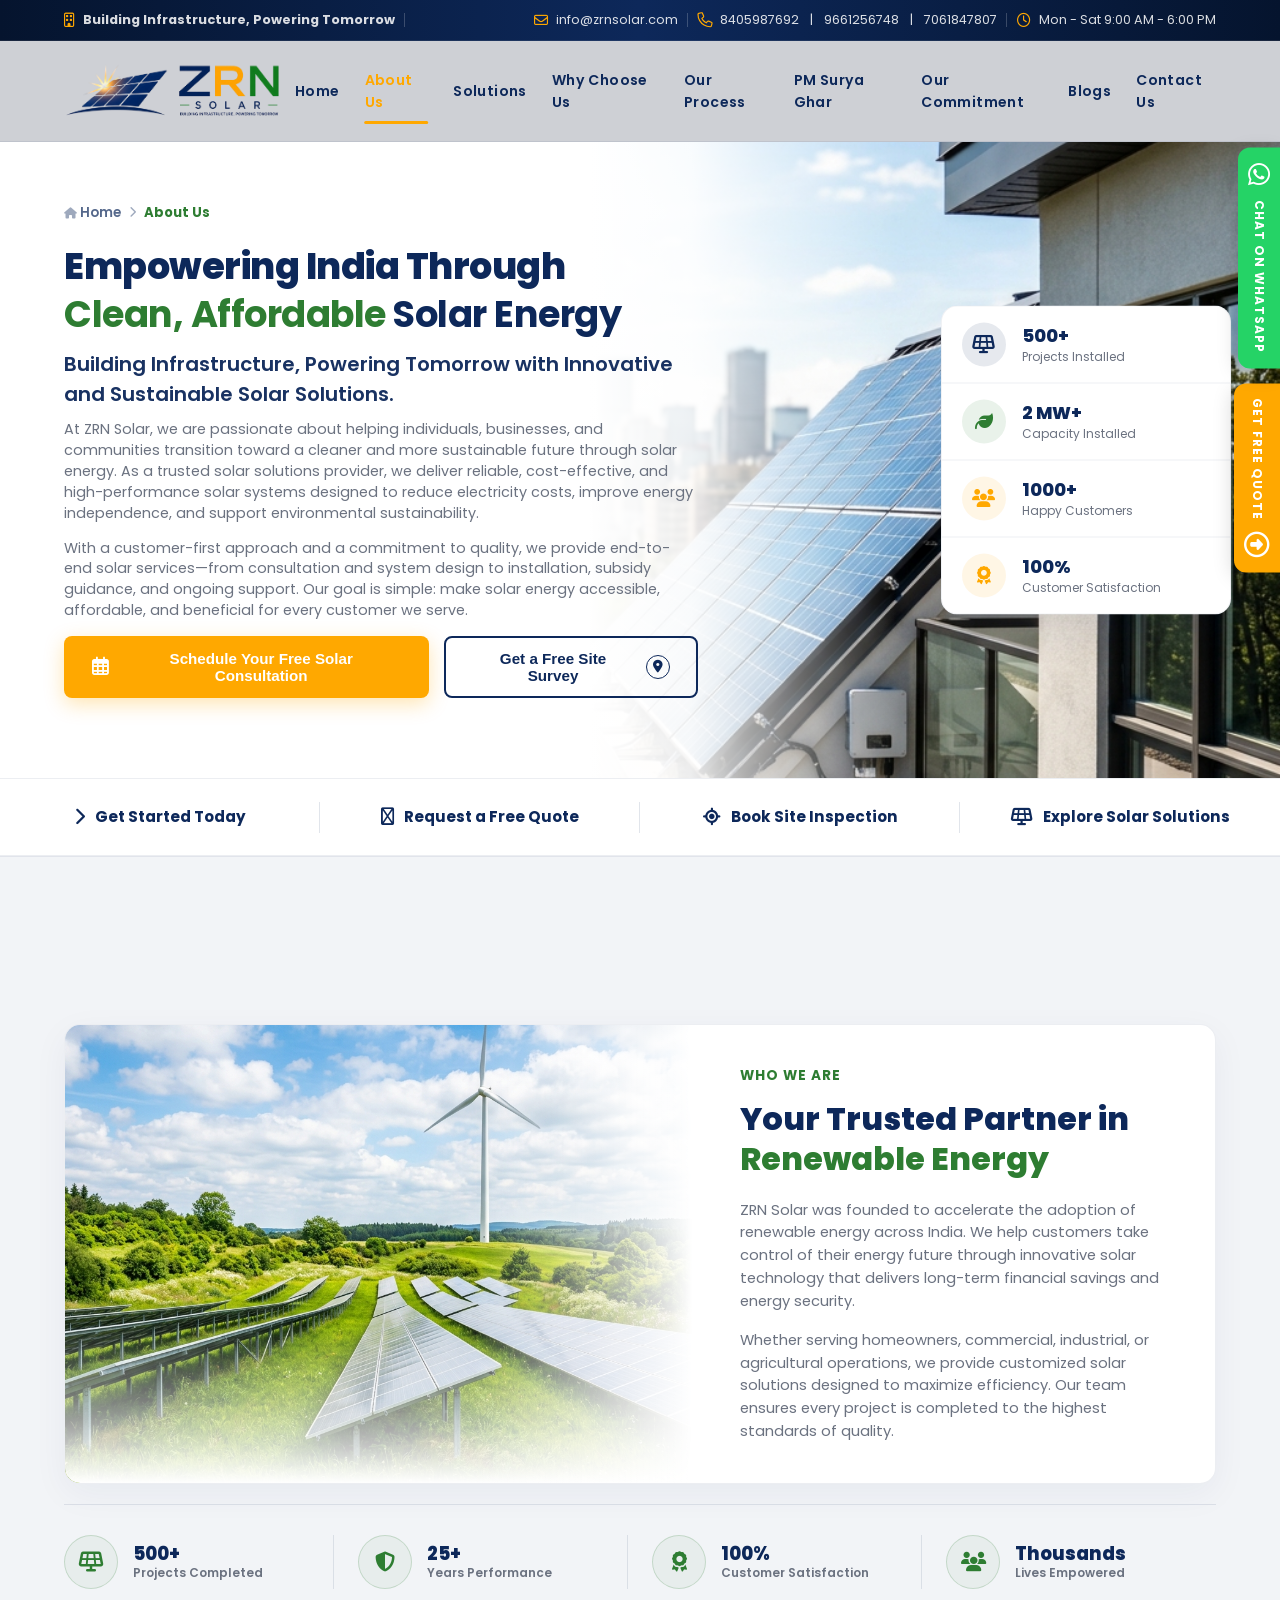
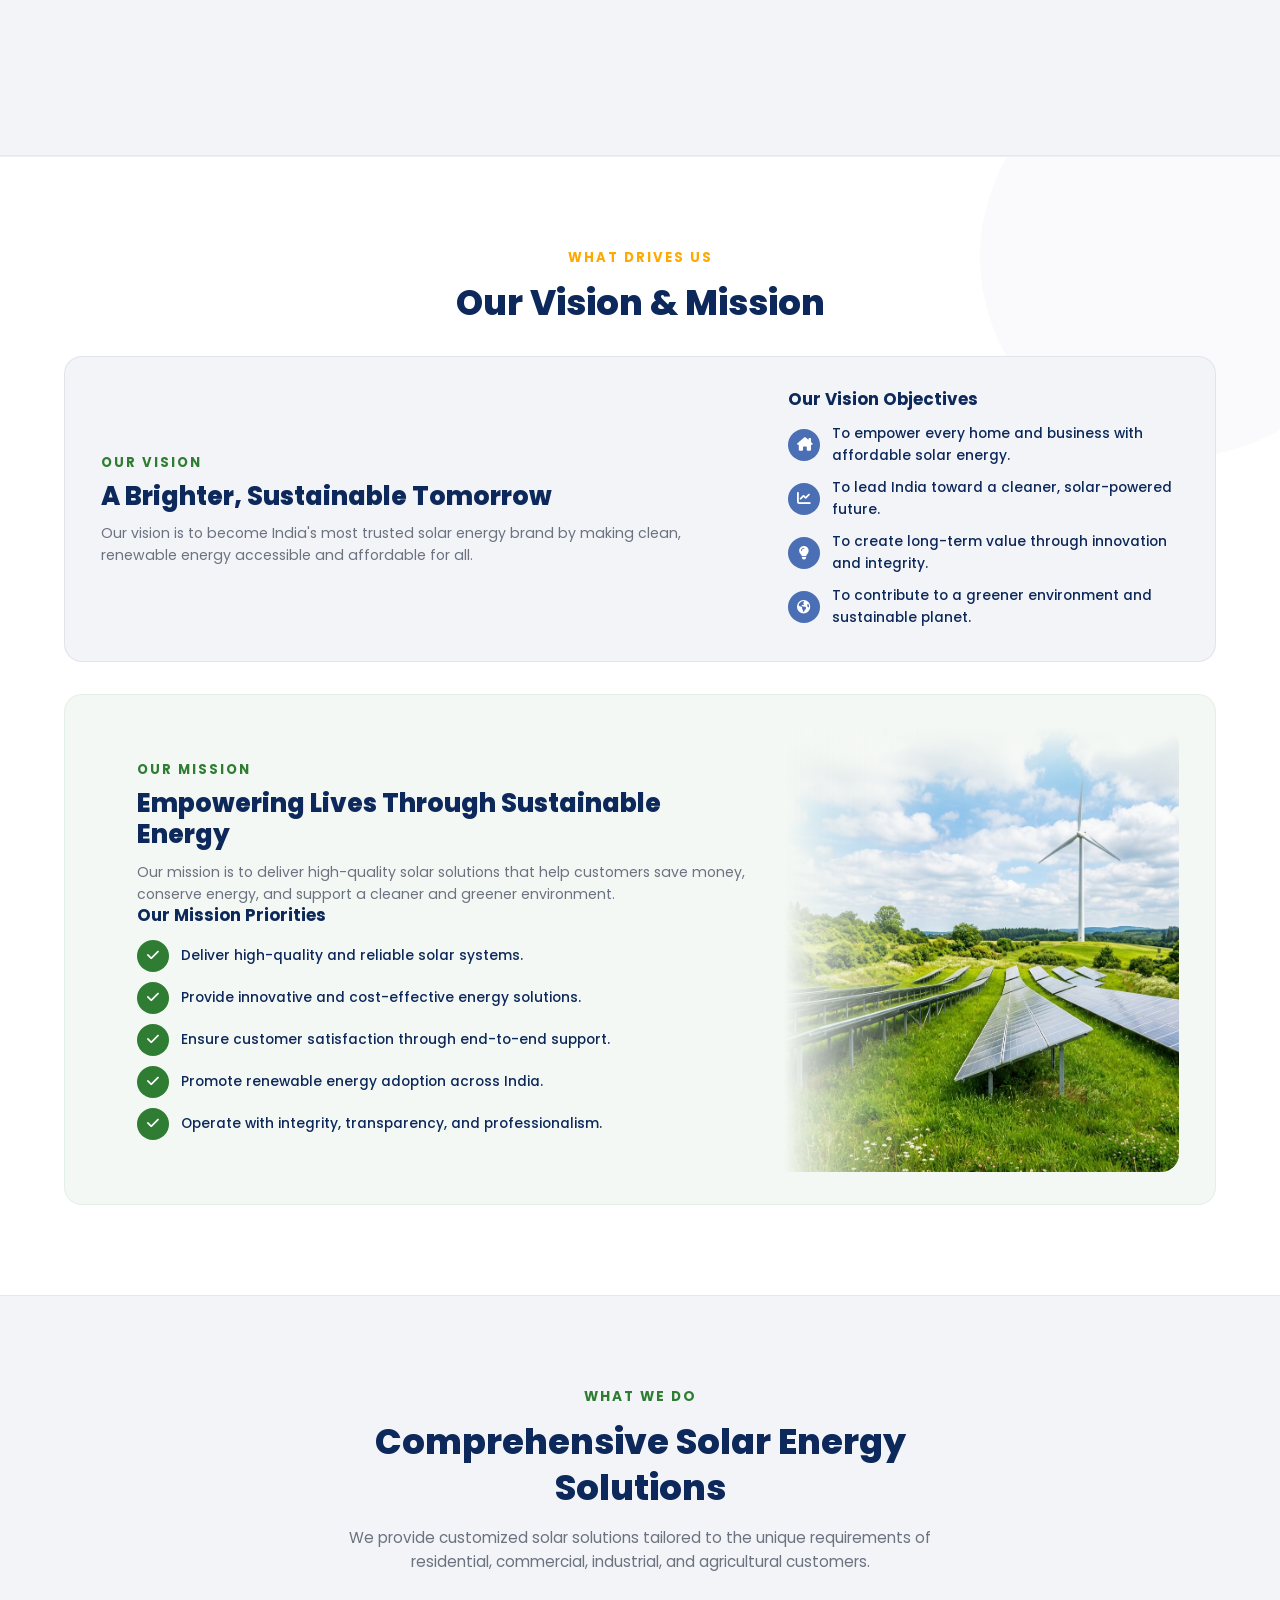
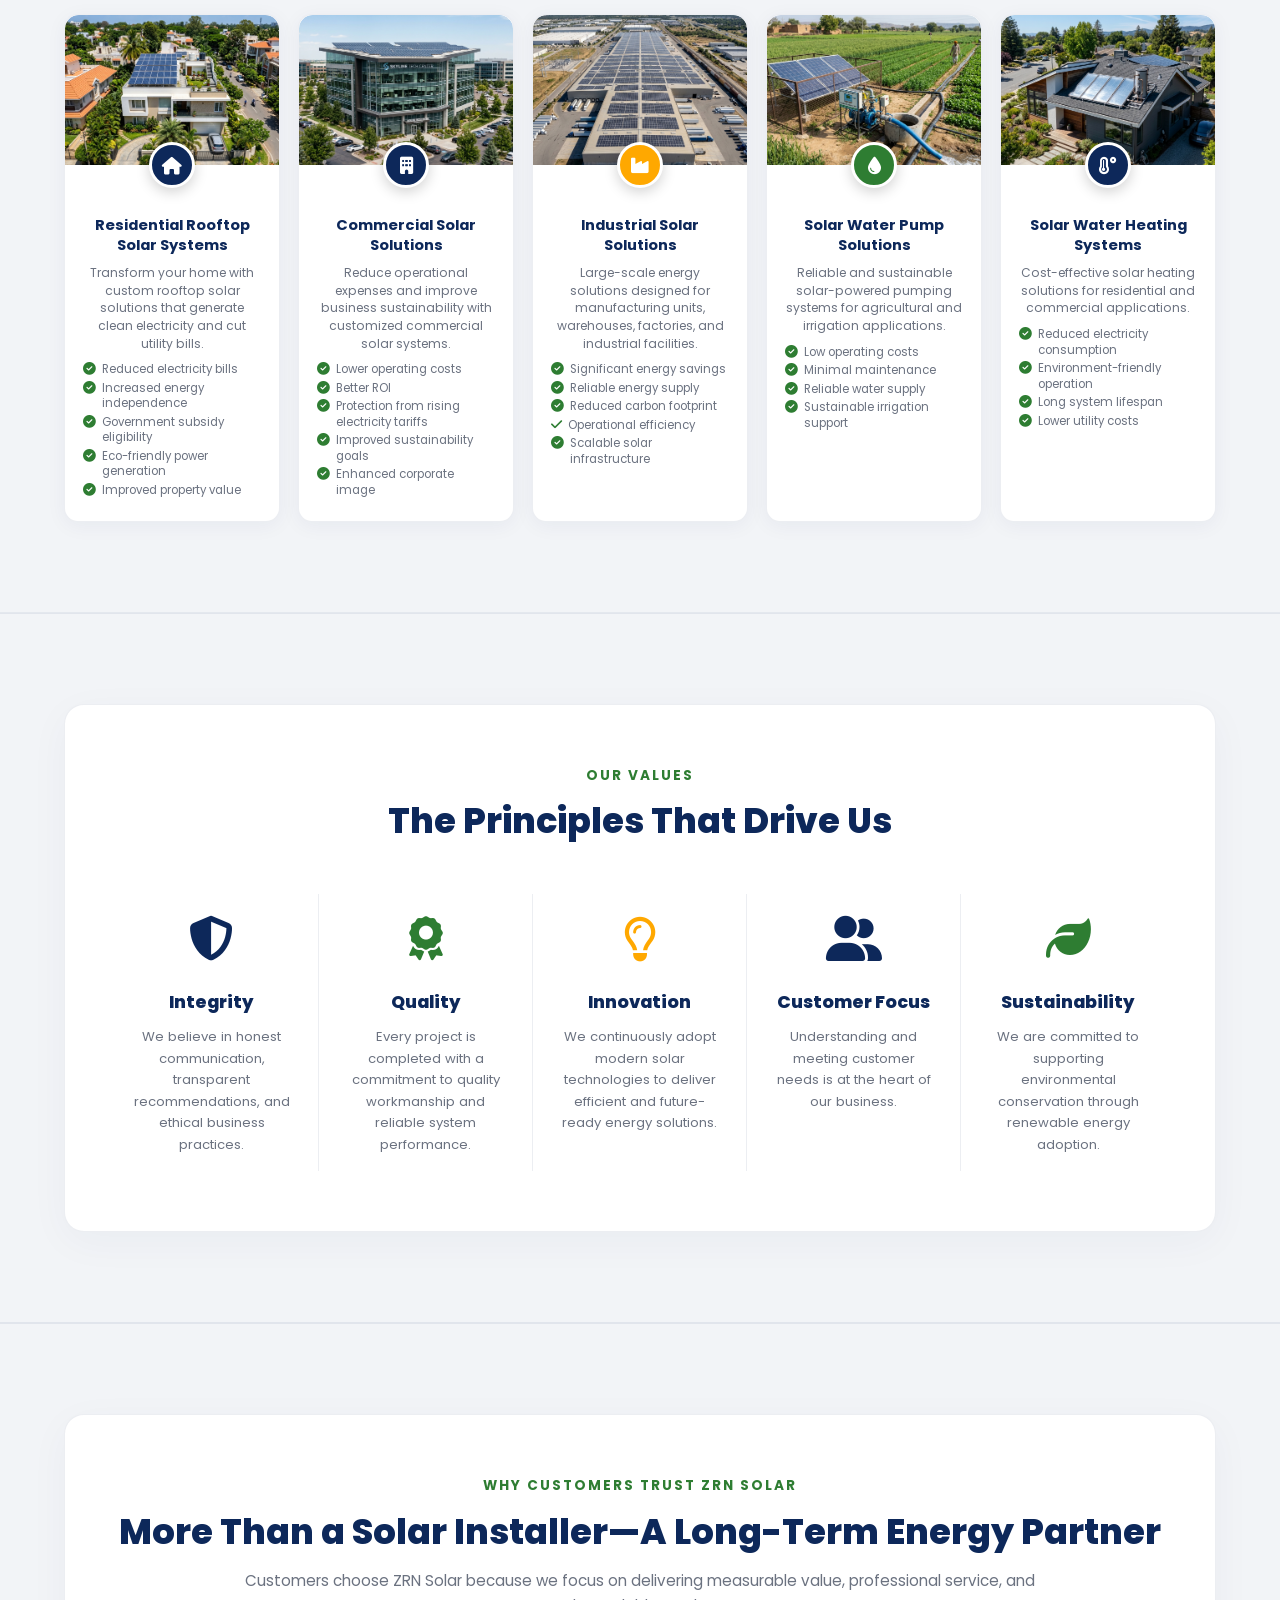
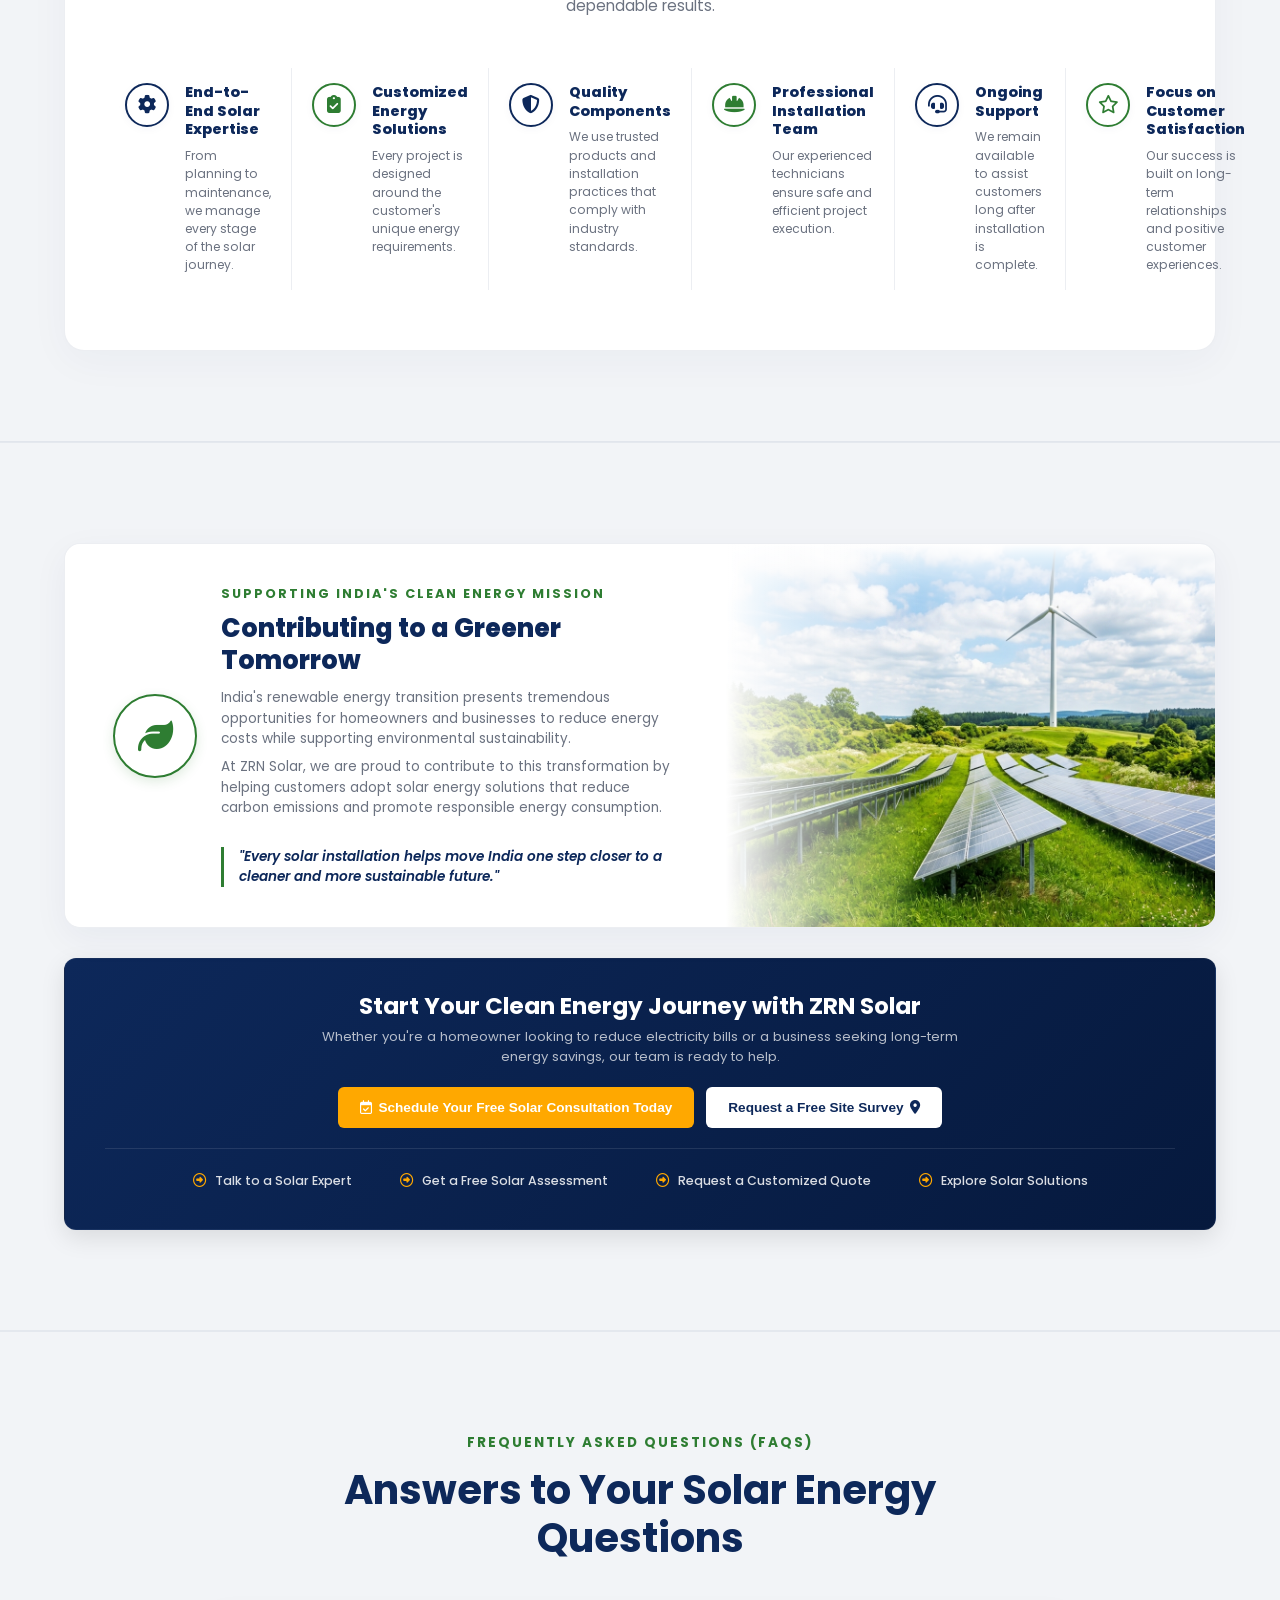
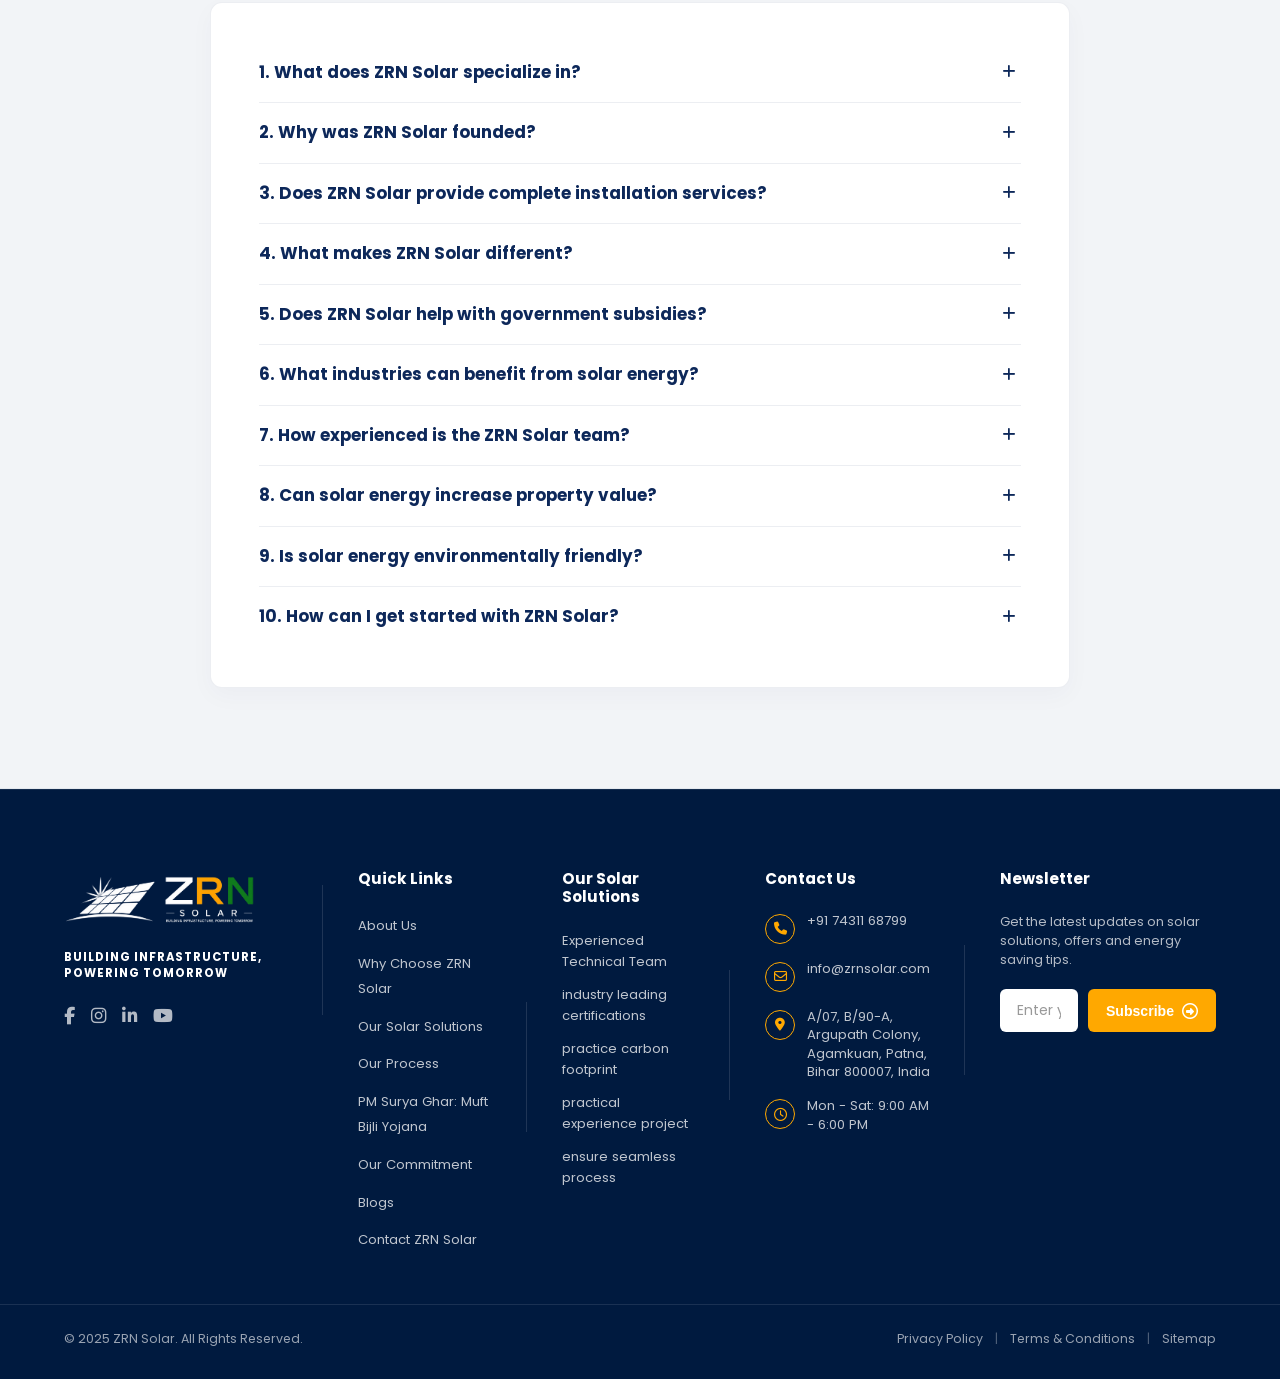
<file: about.html>
<!DOCTYPE html>
<html lang="en">

<head>
  <meta charset="UTF-8">
  <meta name="viewport" content="width=device-width, initial-scale=1.0">
  <meta name="title" content="About ZRN Solar | Renewable Energy Experts & Solar Solutions Provider">
  <meta name="description"
    content="Learn about ZRN Solar's mission, vision, and commitment to delivering reliable, affordable, and sustainable solar energy solutions across India. Trusted solar experts for homes, businesses, and industries.">
  <title>About Us | ZRN Solar – Your Trusted Solar Energy Partner</title>
  <link rel="stylesheet" href="styles.css?v=69">
  <link rel="stylesheet" href="https://cdnjs.cloudflare.com/ajax/libs/font-awesome/6.4.0/css/all.min.css">
  <link rel="stylesheet" href="about.css?v=1">
</head>

<body>

  <div class="top-container">
    <div class="container">
      <div class="top-bar-container">
        <div class="top-info-item tagline-item">
          <i class="fa-regular fa-building"></i>
          <strong>Building Infrastructure, Powering Tomorrow</strong>
        </div>
        <div class="top-bar-right-items">
          <div class="top-info-item">
            <i class="fa-regular fa-envelope"></i>
            <a href="mailto:info@zrnsolar.com">info@zrnsolar.com</a>
          </div>
          <div class="top-info-item">
            <i class="fa-solid fa-phone hollow-phone"></i>
            <a href="tel:8405987692">8405987692</a>&nbsp;|&nbsp;
            <a href="tel:9661256748">9661256748</a>&nbsp;|&nbsp;
            <a href="tel:7061847807">7061847807</a>
          </div>
          <div class="top-info-item">
            <i class="fa-regular fa-clock"></i>
            <time>Mon - Sat 9:00 AM - 6:00 PM</time>
          </div>
        </div>
      </div>
    </div>
  </div>

  <header class="site-header" id="mainHeader">
    <div class="navbar-container">
      <div class="container">
        <div class="main-nav">
          <div class="logo-area">
            <div class="logo-wrapper">
              <a href="index.html" id="navLogo">
                <img src="assets/logo/logo.png" alt="ZRN Solar Logo" class="site-logo">
              </a>
            </div>
          </div>

          <nav class="nav-menu" id="navMenu">
            <a href="index.html" class="nav-link">Home</a>
            <a href="about.html" class="nav-link active">About Us</a>
            <a href="solutions.html" class="nav-link">Solutions</a>
            <a href="why-choose.html" class="nav-link">Why Choose Us</a>
            <a href="process.html" class="nav-link">Our Process</a>
            <a href="pm-surya-ghar.html" class="nav-link">PM Surya Ghar</a>
            <a href="commitment.html" class="nav-link">Our Commitment</a>
            <a href="blogs.html" class="nav-link">Blogs</a>
            <a href="contact.html" class="nav-link">Contact Us</a>
          </nav>

          <button class="menu-toggle" id="menuToggle" aria-label="Toggle Menu">
            <i class="hamburger-bar"></i>
            <i class="hamburger-bar"></i>
            <i class="hamburger-bar"></i>
          </button>
        </div>
      </div>
    </div>
  </header>

  <section class="hero" id="about-hero">
    <div class="hero-container container">
      <div class="hero-content">
        <div class="hero-breadcrumb">
          <a href="index.html"><i class="fa-solid fa-house"></i> Home</a>
          <i class="fa-solid fa-chevron-right"></i>
          <span>About Us</span>
        </div>

        <h1 class="hero-title">
          <div class="hero-title-line">Empowering India Through</div>
          <div class="hero-title-line"><strong class="text-highlight-green">Clean, Affordable</strong> <b
              class="text-highlight-navy">Solar Energy</b></div>
        </h1>

        <p class="hero-subheadline">
          Building Infrastructure, Powering Tomorrow with Innovative and Sustainable Solar Solutions.
        </p>
        <div class="hero-desc">
          <p style="margin-bottom: 14px;">
            At ZRN Solar, we are passionate about helping individuals, businesses, and communities transition toward a
            cleaner and more sustainable future through solar energy. As a trusted solar solutions provider, we deliver
            reliable, cost-effective, and high-performance solar systems designed to reduce electricity costs, improve
            energy independence, and support environmental sustainability.
          </p>
          <p>
            With a customer-first approach and a commitment to quality, we provide end-to-end solar services—from
            consultation and system design to installation, subsidy guidance, and ongoing support. Our goal is simple:
            make solar energy accessible, affordable, and beneficial for every customer we serve.
          </p>
        </div>

        <div class="hero-buttons">
          <button class="hero-btn-primary" id="heroPrimaryCTA" onclick="window.location.href='contact.html'">
            <i class="fa-regular fa-calendar-days btn-icon-left"></i>
            Schedule Your Free Solar Consultation
          </button>
          <button class="hero-btn-secondary" id="heroSecondaryCTA" onclick="window.location.href='contact.html'">
            Get a Free Site Survey
            <i class="btn-icon-circle"><i class="fa-solid fa-location-dot"></i></i>
          </button>
        </div>
      </div>

      <div class="hero-visual-panel">
        <div class="hero-image-wrapper">
          <img src="assets/images/hero_solar.png" alt="ZRN Solar Panel Installation with City Skyline"
            class="hero-img-bg">
        </div>

        <div class="hero-sidebar-panel" id="heroSidebarPanel">
          <div class="sidebar-item" id="sidebarProjectsInstalled">
            <div class="card-icon-circle circle-navy">
              <i class="fa-solid fa-solar-panel"></i>
            </div>
            <div class="card-text">
              <h4 class="card-title"><strong class="number-highlight">500+</strong></h4>
              <p class="card-desc">Projects Installed</p>
            </div>
          </div>

          <div class="sidebar-item" id="sidebarCapacityInstalled">
            <div class="card-icon-circle circle-green">
              <i class="fa-solid fa-leaf"></i>
            </div>
            <div class="card-text">
              <h4 class="card-title"><strong class="number-highlight">2 MW+</strong></h4>
              <p class="card-desc">Capacity Installed</p>
            </div>
          </div>

          <div class="sidebar-item" id="sidebarHappyCustomers">
            <div class="card-icon-circle circle-orange">
              <i class="fa-solid fa-users"></i>
            </div>
            <div class="card-text">
              <h4 class="card-title"><strong class="number-highlight">1000+</strong></h4>
              <p class="card-desc">Happy Customers</p>
            </div>
          </div>

          <div class="sidebar-item" id="sidebarSatisfactionRate">
            <div class="card-icon-circle circle-orange">
              <i class="fa-solid fa-award"></i>
            </div>
            <div class="card-text">
              <h4 class="card-title"><strong class="number-highlight">100%</strong></h4>
              <p class="card-desc">Customer Satisfaction</p>
            </div>
          </div>
        </div>
      </div>
    </div>
  </section>

  <div class="hero-cta-links-wrapper" id="heroCtaLinksWrapper">
    <div class="hero-cta-links-bar container" id="heroCtaLinksBar">
      <a href="contact.html" class="cta-link-item" id="ctaLinkGetStarted">
        <i class="fa-solid fa-chevron-right link-icon"></i>
        <strong class="link-text">Get Started Today</strong>
      </a>
      <a href="contact.html" class="cta-link-item" id="ctaLinkQuote">
        <i class="fa-regular fa-clipboard-check link-icon"></i>
        <strong class="link-text">Request a Free Quote</strong>
      </a>
      <a href="contact.html" class="cta-link-item" id="ctaLinkInspection">
        <i class="fa-solid fa-location-crosshairs link-icon"></i>
        <strong class="link-text">Book Site Inspection</strong>
      </a>
      <a href="solutions.html" class="cta-link-item" id="ctaLinkSolutions">
        <i class="fa-solid fa-solar-panel link-icon"></i>
        <strong class="link-text">Explore Solar Solutions</strong>
      </a>
    </div>
  </div>

  <section class="about-section" id="our-story">
    <div class="container">
      <div class="about-split-card">
        <div class="split-card-image-wrap">
          <img src="assets/images/clean_energy_landscape.png" alt="ZRN Solar - Renewable Energy Panels"
            class="split-card-image">
        </div>

        <div class="split-card-text">
          <span class="split-card-tagline">Who We Are</span>
          <h2 class="split-card-title">Your Trusted Partner in <span style="color: var(--brand-green);">Renewable
              Energy</span></h2>
          <p class="split-card-desc">
            ZRN Solar was founded to accelerate the adoption of renewable energy across India. We help customers take
            control of their energy future through innovative solar technology that delivers long-term financial savings
            and energy security.
          </p>
          <p class="split-card-desc">
            Whether serving homeowners, commercial, industrial, or agricultural operations, we provide customized solar
            solutions designed to maximize efficiency. Our team ensures every project is completed to the highest
            standards of quality.
          </p>
        </div>
      </div>

      <div class="benefits-container" style="margin-top: 20px;">
        <div class="benefits-grid">
          <div class="benefit-item">
            <div class="benefit-icon-circle">
              <i class="fa-solid fa-solar-panel"></i>
            </div>
            <div class="benefit-text">
              <span
                style="display: block; font-size: 1.15rem; font-weight: 800; color: var(--brand-navy); line-height: 1.2;">500+</span>
              <span
                style="display: block; font-size: 0.75rem; color: #6B7280; font-weight: 600; line-height: 1.3;">Projects
                Completed</span>
            </div>
          </div>
          <div class="benefit-item">
            <div class="benefit-icon-circle">
              <i class="fa-solid fa-shield-halved"></i>
            </div>
            <div class="benefit-text">
              <span
                style="display: block; font-size: 1.15rem; font-weight: 800; color: var(--brand-navy); line-height: 1.2;">25+</span>
              <span
                style="display: block; font-size: 0.75rem; color: #6B7280; font-weight: 600; line-height: 1.3;">Years
                Performance</span>
            </div>
          </div>
          <div class="benefit-item">
            <div class="benefit-icon-circle">
              <i class="fa-solid fa-award"></i>
            </div>
            <div class="benefit-text">
              <span
                style="display: block; font-size: 1.15rem; font-weight: 800; color: var(--brand-navy); line-height: 1.2;">100%</span>
              <span
                style="display: block; font-size: 0.75rem; color: #6B7280; font-weight: 600; line-height: 1.3;">Customer
                Satisfaction</span>
            </div>
          </div>
          <div class="benefit-item">
            <div class="benefit-icon-circle">
              <i class="fa-solid fa-users"></i>
            </div>
            <div class="benefit-text">
              <span
                style="display: block; font-size: 1.15rem; font-weight: 800; color: var(--brand-navy); line-height: 1.2;">Thousands</span>
              <span
                style="display: block; font-size: 0.75rem; color: #6B7280; font-weight: 600; line-height: 1.3;">Lives
                Empowered</span>
            </div>
          </div>
        </div>
      </div>
    </div>
  </section>

  <section class="mission-vision-section" id="mission-vision">
    <div class="container">
      <div class="mission-vision-header">
        <span class="section-subtitle">What Drives Us</span>
        <h2>Our Vision & Mission</h2>
      </div>
      <div class="mv-grid-2col">
        <div class="mv-card mv-card-split-vision"
          style="background: #F2F4F7; border: 1px solid rgba(13,40,90,0.08); color: var(--brand-navy);">
          <div class="mv-card-left">
            <span class="section-subtitle-green" style="color: var(--brand-green); margin-bottom: 8px; font-size: 0.82rem; font-weight: 700; text-transform: uppercase; letter-spacing: 2px;">Our Vision</span>
            <h3>A Brighter, Sustainable Tomorrow</h3>
            <p style="margin-bottom: 0;">
              Our vision is to become India's most trusted solar energy brand by making clean, renewable energy accessible and affordable for all.
            </p>
          </div>
          <div class="mv-card-right">
            <h4>Our Vision Objectives</h4>
            <ul class="mv-list" style="margin: 0 !important;">
              <li>
                <div class="mv-circle-icon" style="background: #4A6FB4;">
                  <i class="fa-solid fa-house-chimney"></i>
                </div>
                To empower every home and business with affordable solar energy.
              </li>
              <li>
                <div class="mv-circle-icon" style="background: #4A6FB4;">
                  <i class="fa-solid fa-chart-line"></i>
                </div>
                To lead India toward a cleaner, solar-powered future.
              </li>
              <li>
                <div class="mv-circle-icon" style="background: #4A6FB4;">
                  <i class="fa-solid fa-lightbulb"></i>
                </div>
                To create long-term value through innovation and integrity.
              </li>
              <li>
                <div class="mv-circle-icon" style="background: #4A6FB4;">
                  <i class="fa-solid fa-earth-americas"></i>
                </div>
                To contribute to a greener environment and sustainable planet.
              </li>
            </ul>
          </div>
        </div>

        <div class="mv-card mv-card-split-mission"
          style="background: #F4F8F4; border: 1px solid rgba(46,125,50,0.08); color: var(--brand-navy); display: grid; grid-template-columns: 1.25fr 0.75fr; gap: 24px; padding: 0; overflow: hidden; align-items: stretch;">
          <div class="mv-card-left">
            <span class="section-subtitle-green" style="color: var(--brand-green); margin-bottom: 8px; font-size: 0.82rem; font-weight: 700; text-transform: uppercase; letter-spacing: 2px;">Our Mission</span>
            <h3>Empowering Lives Through Sustainable Energy</h3>
            <p>
              Our mission is to deliver high-quality solar solutions that help customers save money, conserve energy, and support a cleaner and greener environment.
            </p>

            <h4>Our Mission Priorities</h4>

            <ul class="mv-list" style="margin: 0 !important;">
              <li>
                <div class="mv-circle-icon" style="background: var(--brand-green);">
                  <i class="fa-solid fa-check"></i>
                </div>
                Deliver high-quality and reliable solar systems.
              </li>
              <li>
                <div class="mv-circle-icon" style="background: var(--brand-green);">
                  <i class="fa-solid fa-check"></i>
                </div>
                Provide innovative and cost-effective energy solutions.
              </li>
              <li>
                <div class="mv-circle-icon" style="background: var(--brand-green);">
                  <i class="fa-solid fa-check"></i>
                </div>
                Ensure customer satisfaction through end-to-end support.
              </li>
              <li>
                <div class="mv-circle-icon" style="background: var(--brand-green);">
                  <i class="fa-solid fa-check"></i>
                </div>
                Promote renewable energy adoption across India.
              </li>
              <li>
                <div class="mv-circle-icon" style="background: var(--brand-green);">
                  <i class="fa-solid fa-check"></i>
                </div>
                Operate with integrity, transparency, and professionalism.
              </li>
            </ul>
          </div>
          <div class="mv-card-right" style="position: relative; width: 100%; height: 100%; min-height: 250px;">
            <img src="assets/images/clean_energy_landscape.png" alt="ZRN Solar Mission Landscape" style="width: 100%; height: 100%; object-fit: cover; object-position: left center; border-radius: 0 18px 18px 0; display: block;">
          </div>
        </div>
      </div>
    </div>
  </section>

  <!-- What We Do (Solar Solutions) Section -->
  <section class="solar-solutions-section" id="what-we-do" style="padding: 90px 0;">
    <div class="container">
      <div class="section-header" style="text-align: center; margin-bottom: 40px;">
        <span class="section-subtitle"
          style="color: var(--brand-green); font-size: 0.85rem; font-weight: 700; text-transform: uppercase; letter-spacing: 2px; margin-bottom: 12px; display: block;">What We Do</span>
        <h2 class="solar-solutions-title" style="font-size: 2.2rem; font-weight: 800; color: var(--brand-navy); line-height: 1.3;">Comprehensive Solar Energy Solutions</h2>
        <p style="max-width: 650px; margin: 15px auto 0; color: #6B7280; font-size: 0.95rem; line-height: 1.6;">
          We provide customized solar solutions tailored to the unique requirements of residential, commercial, industrial, and agricultural customers.
        </p>
      </div>

      <div class="solutions-grid">

        <!-- Card 1: Residential -->
        <div class="solution-card">
          <div class="solution-card-img-wrap">
            <img src="assets/images/solar_residential.png" alt="Residential Rooftop Solar Systems"
              class="solution-card-img">
          </div>
          <div class="solution-card-icon-badge solution-badge-navy">
            <i class="fa-solid fa-house"></i>
          </div>
          <div class="solution-card-body">
            <h3 class="solution-card-title">Residential Rooftop Solar Systems</h3>
            <p class="solution-card-desc">Transform your home with custom rooftop solar solutions that generate clean
              electricity and cut utility bills.</p>
            <ul class="solution-checklist">
              <li><i class="fa-solid fa-circle-check"></i> Reduced electricity bills</li>
              <li><i class="fa-solid fa-circle-check"></i> Increased energy independence</li>
              <li><i class="fa-solid fa-circle-check"></i> Government subsidy eligibility</li>
              <li><i class="fa-solid fa-circle-check"></i> Eco-friendly power generation</li>
              <li><i class="fa-solid fa-circle-check"></i> Improved property value</li>
            </ul>
          </div>
        </div>

        <!-- Card 2: Commercial -->
        <div class="solution-card">
          <div class="solution-card-img-wrap">
            <img src="assets/images/solar_commercial.png" alt="Commercial Solar Solutions" class="solution-card-img">
          </div>
          <div class="solution-card-icon-badge solution-badge-navy">
            <i class="fa-solid fa-building"></i>
          </div>
          <div class="solution-card-body">
            <h3 class="solution-card-title">Commercial Solar Solutions</h3>
            <p class="solution-card-desc">Reduce operational expenses and improve business sustainability with
              customized commercial solar systems.</p>
            <ul class="solution-checklist">
              <li><i class="fa-solid fa-circle-check"></i> Lower operating costs</li>
              <li><i class="fa-solid fa-circle-check"></i> Better ROI</li>
              <li><i class="fa-solid fa-circle-check"></i> Protection from rising electricity tariffs</li>
              <li><i class="fa-solid fa-circle-check"></i> Improved sustainability goals</li>
              <li><i class="fa-solid fa-circle-check"></i> Enhanced corporate image</li>
            </ul>
          </div>
        </div>

        <!-- Card 3: Industrial -->
        <div class="solution-card">
          <div class="solution-card-img-wrap">
            <img src="assets/images/solar_industrial.png" alt="Industrial Solar Solutions" class="solution-card-img">
          </div>
          <div class="solution-card-icon-badge solution-badge-orange">
            <i class="fa-solid fa-industry"></i>
          </div>
          <div class="solution-card-body">
            <h3 class="solution-card-title">Industrial Solar Solutions</h3>
            <p class="solution-card-desc">Large-scale energy solutions designed for manufacturing units, warehouses,
              factories, and industrial facilities.</p>
            <ul class="solution-checklist">
              <li><i class="fa-solid fa-circle-check"></i> Significant energy savings</li>
              <li><i class="fa-solid fa-circle-check"></i> Reliable energy supply</li>
              <li><i class="fa-solid fa-circle-check"></i> Reduced carbon footprint</li>
              <li><i class="fa-solid fa-check"></i> Operational efficiency</li>
              <li><i class="fa-solid fa-circle-check"></i> Scalable solar infrastructure</li>
            </ul>
          </div>
        </div>

        <!-- Card 4: Solar Water Pump -->
        <div class="solution-card">
          <div class="solution-card-img-wrap">
            <img src="assets/images/solar_water_pump.png" alt="Solar Water Pump Solutions" class="solution-card-img">
          </div>
          <div class="solution-card-icon-badge solution-badge-green">
            <i class="fa-solid fa-droplet"></i>
          </div>
          <div class="solution-card-body">
            <h3 class="solution-card-title">Solar Water Pump Solutions</h3>
            <p class="solution-card-desc">Reliable and sustainable solar-powered pumping systems for agricultural and
              irrigation applications.</p>
            <ul class="solution-checklist">
              <li><i class="fa-solid fa-circle-check"></i> Low operating costs</li>
              <li><i class="fa-solid fa-circle-check"></i> Minimal maintenance</li>
              <li><i class="fa-solid fa-circle-check"></i> Reliable water supply</li>
              <li><i class="fa-solid fa-circle-check"></i> Sustainable irrigation support</li>
            </ul>
          </div>
        </div>

        <!-- Card 5: Solar Water Heating -->
        <div class="solution-card">
          <div class="solution-card-img-wrap">
            <img src="assets/images/solar_water_heating.png" alt="Solar Water Heating Systems"
              class="solution-card-img">
          </div>
          <div class="solution-card-icon-badge solution-badge-navy">
            <i class="fa-solid fa-temperature-high"></i>
          </div>
          <div class="solution-card-body">
            <h3 class="solution-card-title">Solar Water Heating Systems</h3>
            <p class="solution-card-desc">Cost-effective solar heating solutions for residential and commercial
              applications.</p>
            <ul class="solution-checklist">
              <li><i class="fa-solid fa-circle-check"></i> Reduced electricity consumption</li>
              <li><i class="fa-solid fa-circle-check"></i> Environment-friendly operation</li>
              <li><i class="fa-solid fa-circle-check"></i> Long system lifespan</li>
              <li><i class="fa-solid fa-circle-check"></i> Lower utility costs</li>
            </ul>
          </div>
        </div>

      </div>
    </div>
  </section>

  <section class="core-values-section" id="core-values">
    <div class="container">
      <div class="values-card-container">
        <div class="core-values-header">
          <span class="section-subtitle-green">Our Values</span>
          <h2 class="core-values-title">The Principles That Drive Us</h2>
        </div>

        <div class="values-horizontal-grid">
          <!-- Value 1: Integrity -->
          <div class="value-col-item">
            <div class="value-icon-wrap icon-color-navy">
              <i class="fa-solid fa-shield-halved"></i>
            </div>
            <h4 class="value-item-title">Integrity</h4>
            <p class="value-item-desc">We believe in honest communication, transparent recommendations, and ethical business practices.</p>
          </div>

          <!-- Value 2: Quality -->
          <div class="value-col-item">
            <div class="value-icon-wrap icon-color-green">
              <i class="fa-solid fa-award"></i>
            </div>
            <h4 class="value-item-title">Quality</h4>
            <p class="value-item-desc">Every project is completed with a commitment to quality workmanship and reliable system performance.</p>
          </div>

          <!-- Value 3: Innovation -->
          <div class="value-col-item">
            <div class="value-icon-wrap icon-color-orange">
              <i class="fa-regular fa-lightbulb"></i>
            </div>
            <h4 class="value-item-title">Innovation</h4>
            <p class="value-item-desc">We continuously adopt modern solar technologies to deliver efficient and future-ready energy solutions.</p>
          </div>

          <!-- Value 4: Customer Focus -->
          <div class="value-col-item">
            <div class="value-icon-wrap icon-color-navy">
              <i class="fa-solid fa-user-group"></i>
            </div>
            <h4 class="value-item-title">Customer Focus</h4>
            <p class="value-item-desc">Understanding and meeting customer needs is at the heart of our business.</p>
          </div>

          <!-- Value 5: Sustainability -->
          <div class="value-col-item">
            <div class="value-icon-wrap icon-color-green">
              <i class="fa-solid fa-leaf"></i>
            </div>
            <h4 class="value-item-title">Sustainability</h4>
            <p class="value-item-desc">We are committed to supporting environmental conservation through renewable energy adoption.</p>
          </div>
        </div>
      </div>
    </div>
  </section>

  <section class="about-why-section" id="why-choose-about">
    <div class="container">
      <div class="trust-card-container">
        <div class="trust-header">
          <span class="section-subtitle-green">Why Customers Trust ZRN Solar</span>
          <h2 class="trust-title">More Than a Solar Installer—A Long-Term Energy Partner</h2>
          <p class="trust-desc">Customers choose ZRN Solar because we focus on delivering measurable value, professional service, and dependable results.</p>
        </div>

        <div class="trust-grid-6col">
          <!-- Col 1: End-to-End Solar Expertise -->
          <div class="trust-col-item">
            <div class="trust-icon-wrap icon-outline-navy">
              <i class="fa-solid fa-gear"></i>
            </div>
            <div class="trust-text-wrap">
              <h4 class="trust-item-title">End-to-End Solar Expertise</h4>
              <p class="trust-item-desc">From planning to maintenance, we manage every stage of the solar journey.</p>
            </div>
          </div>

          <!-- Col 2: Customized Energy Solutions -->
          <div class="trust-col-item">
            <div class="trust-icon-wrap icon-outline-green">
              <i class="fa-solid fa-clipboard-check"></i>
            </div>
            <div class="trust-text-wrap">
              <h4 class="trust-item-title">Customized Energy Solutions</h4>
              <p class="trust-item-desc">Every project is designed around the customer's unique energy requirements.</p>
            </div>
          </div>

          <!-- Col 3: Quality Components -->
          <div class="trust-col-item">
            <div class="trust-icon-wrap icon-outline-navy">
              <i class="fa-solid fa-shield-halved"></i>
            </div>
            <div class="trust-text-wrap">
              <h4 class="trust-item-title">Quality Components</h4>
              <p class="trust-item-desc">We use trusted products and installation practices that comply with industry standards.</p>
            </div>
          </div>

          <!-- Col 4: Professional Installation Team -->
          <div class="trust-col-item">
            <div class="trust-icon-wrap icon-outline-green">
              <i class="fa-solid fa-helmet-safety"></i>
            </div>
            <div class="trust-text-wrap">
              <h4 class="trust-item-title">Professional Installation Team</h4>
              <p class="trust-item-desc">Our experienced technicians ensure safe and efficient project execution.</p>
            </div>
          </div>

          <!-- Col 5: Ongoing Support -->
          <div class="trust-col-item">
            <div class="trust-icon-wrap icon-outline-navy">
              <i class="fa-solid fa-headset"></i>
            </div>
            <div class="trust-text-wrap">
              <h4 class="trust-item-title">Ongoing Support</h4>
              <p class="trust-item-desc">We remain available to assist customers long after installation is complete.</p>
            </div>
          </div>

          <!-- Col 6: Focus on Customer Satisfaction -->
          <div class="trust-col-item">
            <div class="trust-icon-wrap icon-outline-green">
              <i class="fa-regular fa-star"></i>
            </div>
            <div class="trust-text-wrap">
              <h4 class="trust-item-title">Focus on Customer Satisfaction</h4>
              <p class="trust-item-desc">Our success is built on long-term relationships and positive customer experiences.</p>
            </div>
          </div>
        </div>
      </div>
    </div>
  </section>

  <section class="commitment-section" id="clean-energy-mission">
    <div class="container">

      <!-- Commitment Card (scenic background + text + image) -->
      <div class="commitment-card">
        <!-- Left: Text & Leaf Logo -->
        <div class="commitment-left">
          <div class="commitment-logo-wrap">
            <i class="fa-solid fa-leaf"></i>
          </div>
          <div class="commitment-text-wrap">
            <span class="commitment-subtitle">Supporting India's Clean Energy Mission</span>
            <h2 class="commitment-title">Contributing to a Greener Tomorrow</h2>
            <p class="commitment-desc">India's renewable energy transition presents tremendous opportunities for homeowners and businesses to reduce energy costs while supporting environmental sustainability.</p>
            <p class="commitment-desc">At ZRN Solar, we are proud to contribute to this transformation by helping customers adopt solar energy solutions that reduce carbon emissions and promote responsible energy consumption.</p>
            <p class="commitment-desc commitment-desc-sub" style="font-style: italic; border-left: 3px solid var(--brand-green); padding-left: 15px; margin-top: 20px; margin-bottom: 0;">
              "Every solar installation helps move India one step closer to a cleaner and more sustainable future."
            </p>
          </div>
        </div>

        <!-- Right: Visual (Image) -->
        <div class="commitment-right" style="padding: 0; position: relative; overflow: hidden; height: 100%; min-height: 250px;">
          <img src="assets/images/clean_energy_landscape.png" alt="India Clean Energy Landscape" style="width: 100%; height: 100%; object-fit: cover; display: block; position: absolute; top: 0; left: 0;">
          <div style="position: absolute; top: 0; left: 0; width: 100%; height: 100%; background: linear-gradient(90deg, #FFFFFF 0%, rgba(255, 255, 255, 0) 40%), linear-gradient(180deg, #FFFFFF 0%, rgba(255, 255, 255, 0) 20%); pointer-events: none;"></div>
        </div>
      </div>

      <!-- CTA Bar (As in Home Page) -->
      <div class="commitment-cta-bar" style="margin-top: 30px;">
        <!-- Left Text -->
        <div class="cta-left">
          <h3 class="cta-title">Start Your Clean Energy Journey with ZRN Solar</h3>
          <p class="cta-desc">Whether you're a homeowner looking to reduce electricity bills or a business seeking long-term energy savings, our team is ready to help.</p>
        </div>

        <!-- Middle Buttons -->
        <div class="cta-buttons">
          <button class="btn-cta-orange" onclick="document.getElementById('contact').scrollIntoView({ behavior: 'smooth' })">
            <i class="fa-regular fa-calendar-check"></i>
            Schedule Your Free Solar Consultation Today
          </button>
          <button class="btn-cta-white" onclick="document.getElementById('contact').scrollIntoView({ behavior: 'smooth' })">
            Request a Free Site Survey
            <i class="fa-solid fa-location-dot"></i>
          </button>
        </div>

        <!-- Right Links -->
        <div class="cta-quick-links">
          <a href="contact.html" class="cta-quick-link">
            <i class="fa-regular fa-circle-right"></i>
            Talk to a Solar Expert
          </a>
          <a href="contact.html" class="cta-quick-link">
            <i class="fa-regular fa-circle-right"></i>
            Get a Free Solar Assessment
          </a>
          <a href="contact.html" class="cta-quick-link">
            <i class="fa-regular fa-circle-right"></i>
            Request a Customized Quote
          </a>
          <a href="solutions.html" class="cta-quick-link">
            <i class="fa-regular fa-circle-right"></i>
            Explore Solar Solutions
          </a>
        </div>
      </div>

    </div>
  </section>

  <section class="faq-section" id="faq">
    <div class="container">
      <div class="section-header" style="text-align: center; margin-bottom: 40px;">
        <span class="section-subtitle"
          style="color: var(--brand-green); font-size: 0.85rem; font-weight: 700; text-transform: uppercase; letter-spacing: 2px; margin-bottom: 12px; display: block;">Frequently
          Asked Questions (FAQs)</span>
        <h2 class="section-title">Answers to Your Solar Energy Questions</h2>
      </div>

      <div class="faq-container">
        <div class="faq-card">
          <!-- Item 1 -->
          <div class="faq-item">
            <div class="faq-question">
              <span>1. What does ZRN Solar specialize in?</span>
              <span class="faq-toggle"><i class="fa-solid fa-plus"></i></span>
            </div>
            <div class="faq-answer">
              <p>ZRN Solar specializes in residential, commercial, industrial, and agricultural solar energy solutions, including rooftop solar systems, solar water pumps, and solar water heating systems.</p>
            </div>
          </div>

          <!-- Item 2 -->
          <div class="faq-item">
            <div class="faq-question">
              <span>2. Why was ZRN Solar founded?</span>
              <span class="faq-toggle"><i class="fa-solid fa-plus"></i></span>
            </div>
            <div class="faq-answer">
              <p>ZRN Solar was established to promote renewable energy adoption and help customers access reliable, affordable, and sustainable energy solutions.</p>
            </div>
          </div>

          <!-- Item 3 -->
          <div class="faq-item">
            <div class="faq-question">
              <span>3. Does ZRN Solar provide complete installation services?</span>
              <span class="faq-toggle"><i class="fa-solid fa-plus"></i></span>
            </div>
            <div class="faq-answer">
              <p>Yes. We offer end-to-end services including consultation, site survey, design, installation, and support.</p>
            </div>
          </div>

          <!-- Item 4 -->
          <div class="faq-item">
            <div class="faq-question">
              <span>4. What makes ZRN Solar different?</span>
              <span class="faq-toggle"><i class="fa-solid fa-plus"></i></span>
            </div>
            <div class="faq-answer">
              <p>Our focus on quality, customer satisfaction, customized solutions, and long-term support sets us apart.</p>
            </div>
          </div>

          <!-- Item 5 -->
          <div class="faq-item">
            <div class="faq-question">
              <span>5. Does ZRN Solar help with government subsidies?</span>
              <span class="faq-toggle"><i class="fa-solid fa-plus"></i></span>
            </div>
            <div class="faq-answer">
              <p>Yes. We assist eligible residential customers with documentation, subsidy guidance, and net-metering support under applicable government schemes.</p>
            </div>
          </div>

          <!-- Item 6 -->
          <div class="faq-item">
            <div class="faq-question">
              <span>6. What industries can benefit from solar energy?</span>
              <span class="faq-toggle"><i class="fa-solid fa-plus"></i></span>
            </div>
            <div class="faq-answer">
              <p>Manufacturing, retail, healthcare, hospitality, education, agriculture, and many other sectors can benefit from solar energy solutions.</p>
            </div>
          </div>

          <!-- Item 7 -->
          <div class="faq-item">
            <div class="faq-question">
              <span>7. How experienced is the ZRN Solar team?</span>
              <span class="faq-toggle"><i class="fa-solid fa-plus"></i></span>
            </div>
            <div class="faq-answer">
              <p>Our team consists of skilled professionals dedicated to delivering reliable and efficient solar installations.</p>
            </div>
          </div>

          <!-- Item 8 -->
          <div class="faq-item">
            <div class="faq-question">
              <span>8. Can solar energy increase property value?</span>
              <span class="faq-toggle"><i class="fa-solid fa-plus"></i></span>
            </div>
            <div class="faq-answer">
              <p>Solar-equipped properties are often viewed as more energy-efficient and attractive to potential buyers.</p>
            </div>
          </div>

          <!-- Item 9 -->
          <div class="faq-item">
            <div class="faq-question">
              <span>9. Is solar energy environmentally friendly?</span>
              <span class="faq-toggle"><i class="fa-solid fa-plus"></i></span>
            </div>
            <div class="faq-answer">
              <p>Yes. Solar energy generates electricity without producing harmful emissions, making it one of the cleanest energy sources available.</p>
            </div>
          </div>

          <!-- Item 10 -->
          <div class="faq-item">
            <div class="faq-question">
              <span>10. How can I get started with ZRN Solar?</span>
              <span class="faq-toggle"><i class="fa-solid fa-plus"></i></span>
            </div>
            <div class="faq-answer">
              <p>Simply contact our team to schedule a free consultation and site assessment.</p>
            </div>
          </div>
        </div>
      </div>
    </div>
  </section>

  <footer class="main-footer" id="contact">
    <div class="footer-container">

      <!-- Col 1: Brand Info & Socials -->
      <div class="footer-col brand-col">
        <a href="#" class="logo" style="margin-bottom: 12px; display: inline-block;">
          <img src="assets/logo/logo footer.png" alt="ZRN Solar Logo" class="logo-image footer-logo-image"
            style="height: 60px;">
        </a>
        <p
          style="text-transform: uppercase; font-size: 0.72rem; letter-spacing: 1px; font-weight: 700; line-height: 1.4; margin-bottom: 20px; color: #FFFFFF;">
          Building Infrastructure,<br>Powering Tomorrow
        </p>
        <div class="footer-socials-horizontal">
          <a href="#" aria-label="Facebook"><i class="fa-brands fa-facebook-f"></i></a>
          <a href="#" aria-label="Instagram"><i class="fa-brands fa-instagram"></i></a>
          <a href="#" aria-label="LinkedIn"><i class="fa-brands fa-linkedin-in"></i></a>
          <a href="#" aria-label="YouTube"><i class="fa-brands fa-youtube"></i></a>
        </div>
      </div>

      <!-- Col 2: Quick Links -->
      <div class="footer-col links-col">
        <h4>Quick Links</h4>
        <ul class="footer-links">
          <li><a href="about.html">About Us</a></li>
          <li><a href="why-choose.html">Why Choose ZRN Solar</a></li>
          <li><a href="solutions.html">Our Solar Solutions</a></li>
          <li><a href="process.html">Our Process</a></li>
          <li><a href="pm-surya-ghar.html">PM Surya Ghar: Muft Bijli Yojana</a></li>
          <li><a href="commitment.html">Our Commitment</a></li>
          <li><a href="blogs.html">Blogs</a></li>
          <li><a href="contact.html">Contact ZRN Solar</a></li>
        </ul>
      </div>

      <!-- Col 3: Our Solar Solutions -->
      <div class="footer-col info-col">
        <h4>Our Solar Solutions</h4>
        <ul class="footer-text-list">
          <li>Experienced Technical Team</li>
          <li>industry leading certifications</li>
          <li>practice carbon footprint</li>
          <li>practical experience project</li>
          <li>ensure seamless process</li>
        </ul>
      </div>

      <!-- Col 4: Contact Us -->
      <div class="footer-col contact-col">
        <h4>Contact Us</h4>
        <ul class="footer-contact-info">
          <li>
            <i class="fa-solid fa-phone"></i>
            <a href="tel:7431168799">+91 74311 68799</a>
          </li>
          <li>
            <i class="fa-regular fa-envelope"></i>
            <a href="mailto:info@zrnsolar.com">info@zrnsolar.com</a>
          </li>
          <li>
            <i class="fa-solid fa-location-dot"></i>
            <span>A/07, B/90-A, Argupath Colony, Agamkuan, Patna, Bihar 800007, India</span>
          </li>
          <li>
            <i class="fa-regular fa-clock"></i>
            <span>Mon - Sat: 9:00 AM - 6:00 PM</span>
          </li>
        </ul>
      </div>

      <!-- Col 5: Newsletter -->
      <div class="footer-col newsletter-col">
        <h4>Newsletter</h4>
        <p style="font-size: 0.8rem; line-height: 1.5; color: rgba(255, 255, 255, 0.7); margin-bottom: 20px;">
          Get the latest updates on solar solutions, offers and energy saving tips.
        </p>
        <form class="newsletter-form"
          onsubmit="event.preventDefault(); alert('Subscribed successfully!'); this.reset();">
          <input type="email" placeholder="Enter your email" required class="newsletter-input">
          <button type="submit" class="newsletter-submit">
            Subscribe <i class="fa-regular fa-circle-right"></i>
          </button>
        </form>
      </div>

    </div>

    <!-- Footer Bottom -->
    <div class="footer-bottom">
      <p>&copy; 2025 ZRN Solar. All Rights Reserved.</p>
      <div class="footer-bottom-links">
        <a href="#">Privacy Policy</a> |
        <a href="#">Terms & Conditions</a> |
        <a href="#">Sitemap</a>
      </div>
    </div>
  </footer>

  <!-- Floating Action Buttons -->
  <div class="floating-badge-container">
    <a href="https://wa.me/918405987692" target="_blank" class="whatsapp-float-badge" id="whatsappFloatBadge"
      aria-label="Chat on WhatsApp">
      <i class="fa-brands fa-whatsapp whatsapp-icon"></i>
      <strong class="whatsapp-text">Chat on WhatsApp</strong>
    </a>
    <a href="contact.html" class="quote-float-badge" id="quoteFloatBadge"
      aria-label="Get Free Quote">
      <strong class="quote-float-text">Get Free Quote</strong>
      <i class="fa-regular fa-circle-right quote-float-icon"></i>
    </a>
  </div>

  <script>
    // Mobile nav toggle
    const header = document.getElementById('mainHeader');
    const menuToggle = document.getElementById('menuToggle');
    const navMenu = document.getElementById('navMenu');
    const navLinks = document.querySelectorAll('.nav-link');

    window.addEventListener('scroll', () => {
      header.classList.toggle('scrolled', window.scrollY > 50);
    });

    if (menuToggle && navMenu) {
      menuToggle.addEventListener('click', () => {
        menuToggle.classList.toggle('open');
        navMenu.classList.toggle('open');
      });
    }

    navLinks.forEach(link => {
      link.addEventListener('click', () => {
        if (menuToggle && navMenu) {
          menuToggle.classList.remove('open');
          navMenu.classList.remove('open');
        }
      });
    });

    // FAQ Accordion Toggle
    const faqItems = document.querySelectorAll('.faq-item');
    faqItems.forEach(item => {
      const question = item.querySelector('.faq-question');
      if (question) {
        question.addEventListener('click', () => {
          const isActive = item.classList.contains('active');

          faqItems.forEach(otherItem => {
            otherItem.classList.remove('active');
            const otherAnswer = otherItem.querySelector('.faq-answer');
            if (otherAnswer) otherAnswer.style.maxHeight = null;
            const otherIcon = otherItem.querySelector('.faq-toggle i');
            if (otherIcon) otherIcon.className = 'fa-solid fa-plus';
          });

          if (!isActive) {
            item.classList.add('active');
            const answer = item.querySelector('.faq-answer');
            if (answer) answer.style.maxHeight = answer.scrollHeight + 'px';
            const icon = item.querySelector('.faq-toggle i');
            if (icon) icon.className = 'fa-solid fa-minus';
          }
        });
      }
    });
  </script>

</body>

</html>
</file>
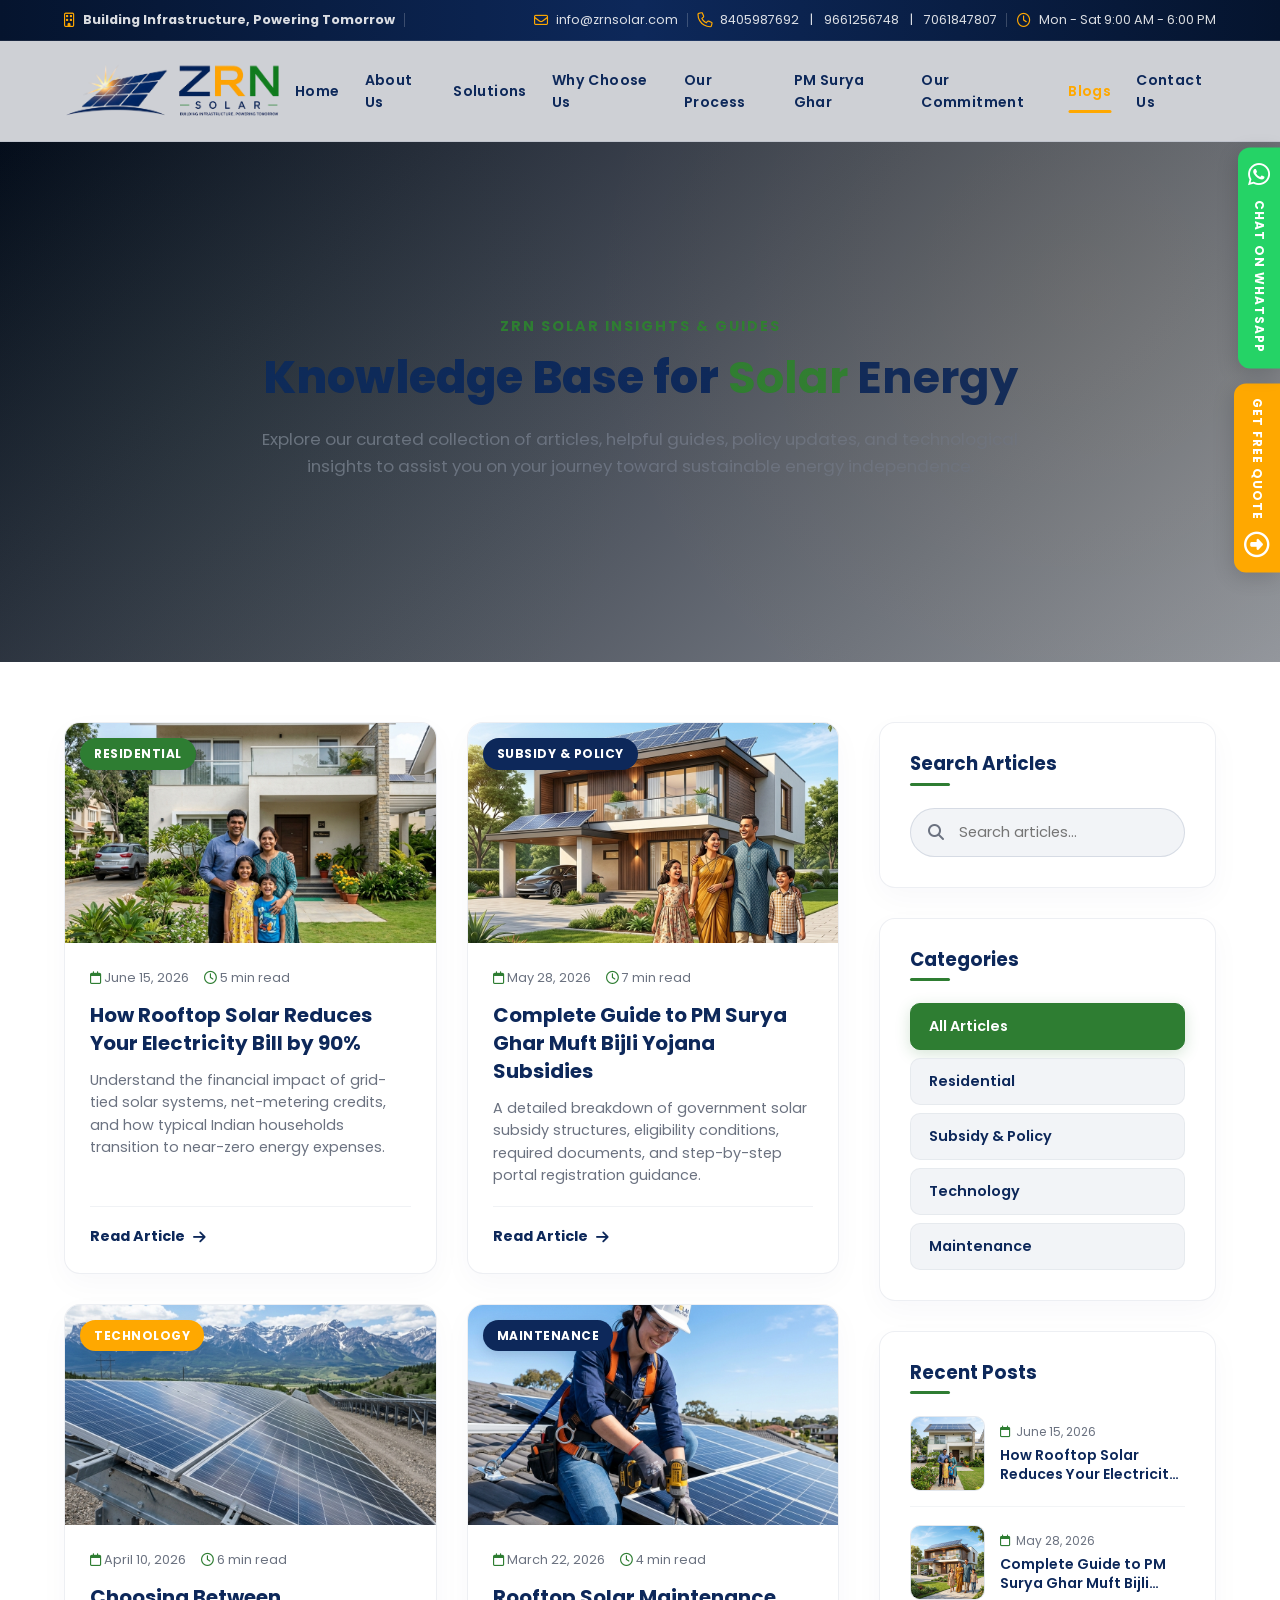
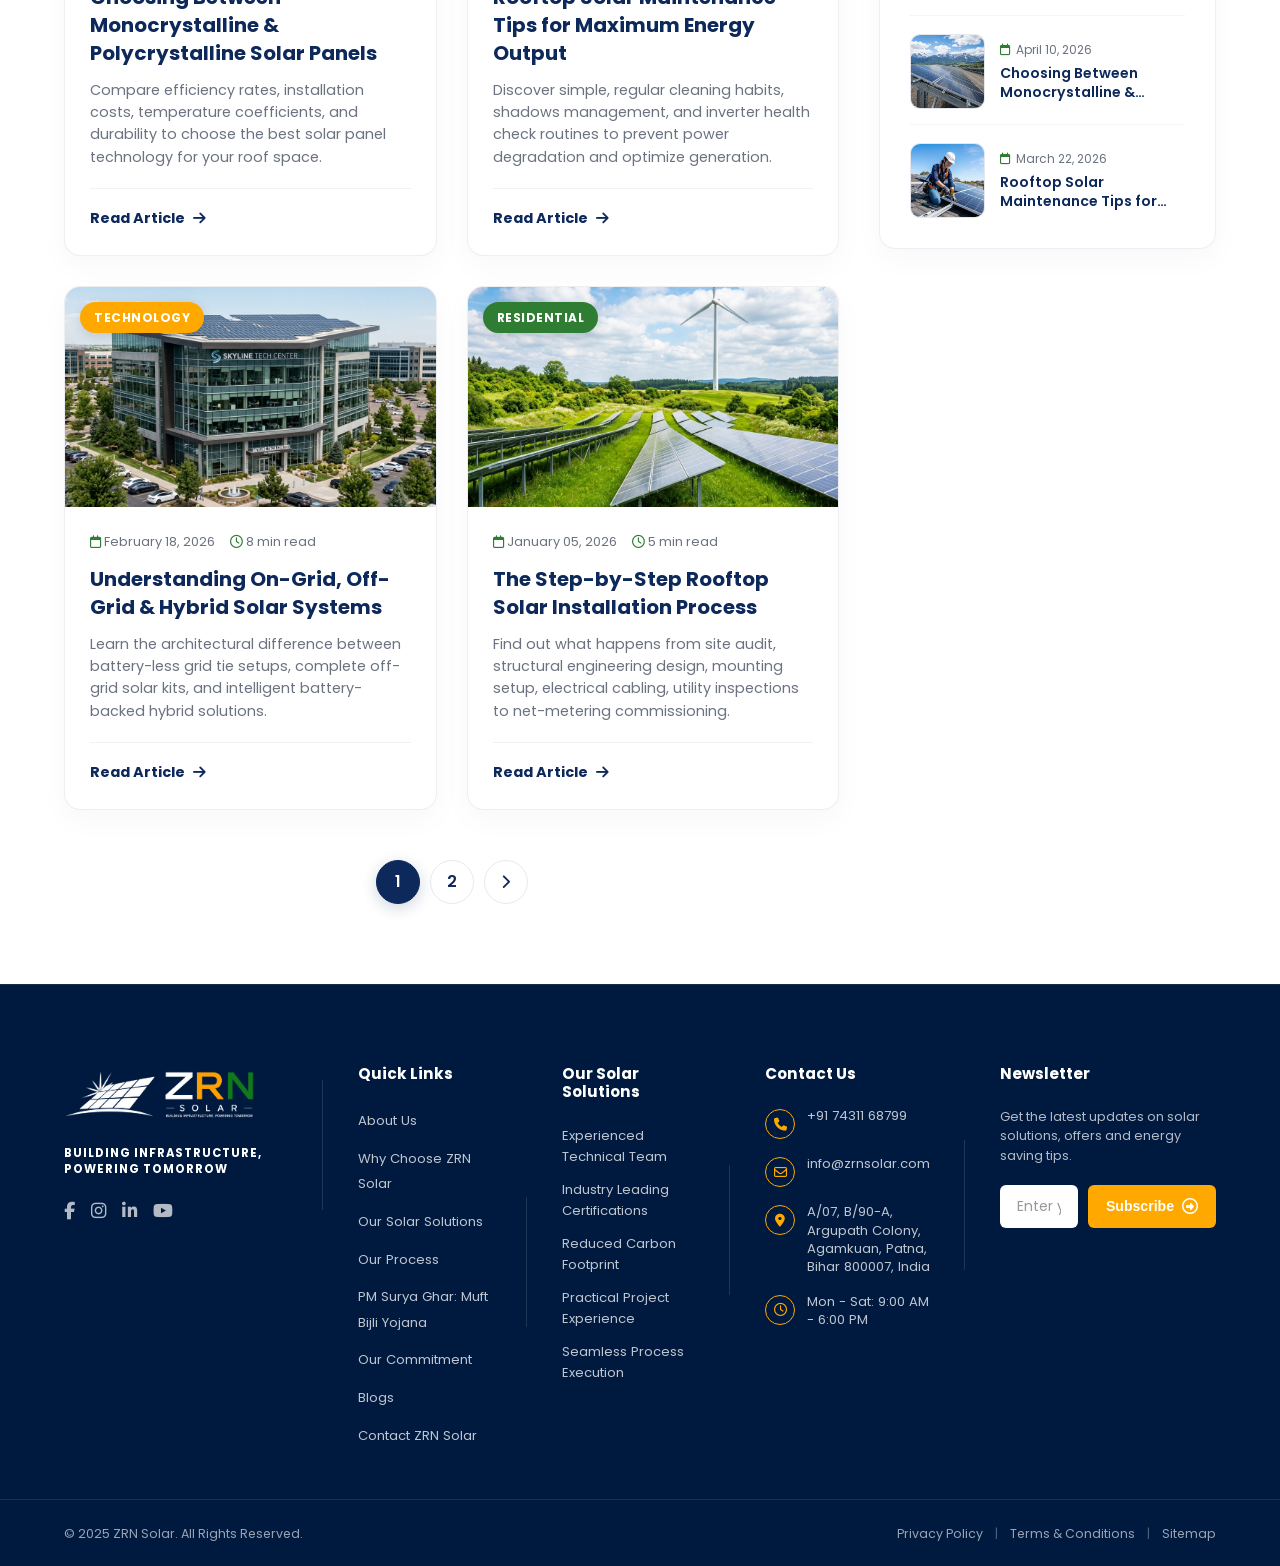
<file: blogs.html>
<!DOCTYPE html>
<html lang="en">

<head>
  <meta charset="UTF-8">
  <meta name="viewport" content="width=device-width, initial-scale=1.0">
  <meta name="title" content="Solar Insights & Knowledge Center | ZRN Solar Blogs">
  <meta name="description"
    content="Stay informed with the latest solar energy articles, government subsidy updates, PM Surya Ghar guides, rooftop solar technology insights, and maintenance tips from ZRN Solar.">
  <title>Blogs & Insights | Solar Knowledge Center | ZRN Solar</title>
  <link rel="stylesheet" href="styles.css?v=69">
  <link rel="stylesheet" href="https://cdnjs.cloudflare.com/ajax/libs/font-awesome/6.4.0/css/all.min.css">
  <link rel="stylesheet" href="blogs.css?v=1">
</head>

<body>

  <!-- Top Info Bar -->
  <div class="top-container">
    <div class="container">
      <div class="top-bar-container">
        <div class="top-info-item tagline-item">
          <i class="fa-regular fa-building"></i>
          <strong>Building Infrastructure, Powering Tomorrow</strong>
        </div>
        <div class="top-bar-right-items">
          <div class="top-info-item">
            <i class="fa-regular fa-envelope"></i>
            <a href="mailto:info@zrnsolar.com">info@zrnsolar.com</a>
          </div>
          <div class="top-info-item">
            <i class="fa-solid fa-phone hollow-phone"></i>
            <a href="tel:8405987692">8405987692</a>&nbsp;|&nbsp;
            <a href="tel:9661256748">9661256748</a>&nbsp;|&nbsp;
            <a href="tel:7061847807">7061847807</a>
          </div>
          <div class="top-info-item">
            <i class="fa-regular fa-clock"></i>
            <time>Mon - Sat 9:00 AM - 6:00 PM</time>
          </div>
        </div>
      </div>
    </div>
  </div>

  <!-- Header & Navigation -->
  <header class="site-header" id="mainHeader">
    <div class="navbar-container">
      <div class="container">
        <div class="main-nav">
          <div class="logo-area">
            <div class="logo-wrapper">
              <a href="index.html" id="navLogo">
                <img src="assets/logo/logo.png" alt="ZRN Solar Logo" class="site-logo">
              </a>
            </div>
          </div>

          <nav class="nav-menu" id="navMenu">
            <a href="index.html" class="nav-link">Home</a>
            <a href="about.html" class="nav-link">About Us</a>
            <a href="solutions.html" class="nav-link">Solutions</a>
            <a href="why-choose.html" class="nav-link">Why Choose Us</a>
            <a href="process.html" class="nav-link">Our Process</a>
            <a href="pm-surya-ghar.html" class="nav-link">PM Surya Ghar</a>
            <a href="commitment.html" class="nav-link">Our Commitment</a>
            <a href="blogs.html" class="nav-link active">Blogs</a>
            <a href="contact.html" class="nav-link">Contact Us</a>
          </nav>

          <button class="menu-toggle" id="menuToggle" aria-label="Toggle Menu">
            <i class="hamburger-bar"></i>
            <i class="hamburger-bar"></i>
            <i class="hamburger-bar"></i>
          </button>
        </div>
      </div>
    </div>
  </header>

  <!-- Hero Section -->
  <section class="hero" id="blogs-hero">
    <div class="blogs-hero-content">
      <span class="blogs-hero-subtitle">ZRN Solar insights & guides</span>
      <h1 class="blogs-hero-title">
        Knowledge Base for <strong class="text-highlight-green">Solar</strong> <b class="text-highlight-navy">Energy</b>
      </h1>
      <p class="blogs-hero-desc">
        Explore our curated collection of articles, helpful guides, policy updates, and technological insights to assist you on your journey toward sustainable energy independence.
      </p>
    </div>
  </section>

  <!-- Blog Content Section with Left Grid & Right Sidebar -->
  <section class="blog-posts-section">
    <div class="container">
      <div class="blogs-layout-wrapper">
        
        <!-- Main Content (Left Column) -->
        <main class="blogs-main-content">
          <div class="blog-grid" id="blogGrid">
            
            <!-- Post 1 -->
            <article class="blog-card" data-category="residential">
              <div class="blog-card-img-wrap">
                <span class="blog-card-badge green">Residential</span>
                <img src="assets/images/family_solar_home.png" alt="Rooftop solar on family home" class="blog-card-img">
              </div>
              <div class="blog-card-body">
                <div class="blog-card-meta">
                  <span><i class="fa-regular fa-calendar"></i> June 15, 2026</span>
                  <span><i class="fa-regular fa-clock"></i> 5 min read</span>
                </div>
                <h3 class="blog-card-title">How Rooftop Solar Reduces Your Electricity Bill by 90%</h3>
                <p class="blog-card-desc">
                  Understand the financial impact of grid-tied solar systems, net-metering credits, and how typical Indian households transition to near-zero energy expenses.
                </p>
                <div class="blog-card-footer">
                  <a href="contact.html" class="blog-read-more">Read Article <i class="fa-solid fa-arrow-right"></i></a>
                </div>
              </div>
            </article>

            <!-- Post 2 -->
            <article class="blog-card" data-category="subsidy">
              <div class="blog-card-img-wrap">
                <span class="blog-card-badge">Subsidy & Policy</span>
                <img src="assets/images/pm_surya_ghar.png" alt="PM Surya Ghar Muft Bijli Yojana" class="blog-card-img">
              </div>
              <div class="blog-card-body">
                <div class="blog-card-meta">
                  <span><i class="fa-regular fa-calendar"></i> May 28, 2026</span>
                  <span><i class="fa-regular fa-clock"></i> 7 min read</span>
                </div>
                <h3 class="blog-card-title">Complete Guide to PM Surya Ghar Muft Bijli Yojana Subsidies</h3>
                <p class="blog-card-desc">
                  A detailed breakdown of government solar subsidy structures, eligibility conditions, required documents, and step-by-step portal registration guidance.
                </p>
                <div class="blog-card-footer">
                  <a href="pm-surya-ghar.html" class="blog-read-more">Read Article <i class="fa-solid fa-arrow-right"></i></a>
                </div>
              </div>
            </article>

            <!-- Post 3 -->
            <article class="blog-card" data-category="tech">
              <div class="blog-card-img-wrap">
                <span class="blog-card-badge orange">Technology</span>
                <img src="assets/images/solar_rack.png" alt="Close-up of solar panels array" class="blog-card-img">
              </div>
              <div class="blog-card-body">
                <div class="blog-card-meta">
                  <span><i class="fa-regular fa-calendar"></i> April 10, 2026</span>
                  <span><i class="fa-regular fa-clock"></i> 6 min read</span>
                </div>
                <h3 class="blog-card-title">Choosing Between Monocrystalline & Polycrystalline Solar Panels</h3>
                <p class="blog-card-desc">
                  Compare efficiency rates, installation costs, temperature coefficients, and durability to choose the best solar panel technology for your roof space.
                </p>
                <div class="blog-card-footer">
                  <a href="solutions.html" class="blog-read-more">Read Article <i class="fa-solid fa-arrow-right"></i></a>
                </div>
              </div>
            </article>

            <!-- Post 4 -->
            <article class="blog-card" data-category="support">
              <div class="blog-card-img-wrap">
                <span class="blog-card-badge">Maintenance</span>
                <img src="assets/images/solar_technician_install.png" alt="Solar panel maintenance and cleaning" class="blog-card-img">
              </div>
              <div class="blog-card-body">
                <div class="blog-card-meta">
                  <span><i class="fa-regular fa-calendar"></i> March 22, 2026</span>
                  <span><i class="fa-regular fa-clock"></i> 4 min read</span>
                </div>
                <h3 class="blog-card-title">Rooftop Solar Maintenance Tips for Maximum Energy Output</h3>
                <p class="blog-card-desc">
                  Discover simple, regular cleaning habits, shadows management, and inverter health check routines to prevent power degradation and optimize generation.
                </p>
                <div class="blog-card-footer">
                  <a href="process.html" class="blog-read-more">Read Article <i class="fa-solid fa-arrow-right"></i></a>
                </div>
              </div>
            </article>

            <!-- Post 5 -->
            <article class="blog-card" data-category="tech">
              <div class="blog-card-img-wrap">
                <span class="blog-card-badge orange">Technology</span>
                <img src="assets/images/solar_commercial.png" alt="Commercial solar panels on factory" class="blog-card-img">
              </div>
              <div class="blog-card-body">
                <div class="blog-card-meta">
                  <span><i class="fa-regular fa-calendar"></i> February 18, 2026</span>
                  <span><i class="fa-regular fa-clock"></i> 8 min read</span>
                </div>
                <h3 class="blog-card-title">Understanding On-Grid, Off-Grid & Hybrid Solar Systems</h3>
                <p class="blog-card-desc">
                  Learn the architectural difference between battery-less grid tie setups, complete off-grid solar kits, and intelligent battery-backed hybrid solutions.
                </p>
                <div class="blog-card-footer">
                  <a href="solutions.html" class="blog-read-more">Read Article <i class="fa-solid fa-arrow-right"></i></a>
                </div>
              </div>
            </article>

            <!-- Post 6 -->
            <article class="blog-card" data-category="residential">
              <div class="blog-card-img-wrap">
                <span class="blog-card-badge green">Residential</span>
                <img src="assets/images/clean_energy_landscape.png" alt="Solar panels landscape" class="blog-card-img">
              </div>
              <div class="blog-card-body">
                <div class="blog-card-meta">
                  <span><i class="fa-regular fa-calendar"></i> January 05, 2026</span>
                  <span><i class="fa-regular fa-clock"></i> 5 min read</span>
                </div>
                <h3 class="blog-card-title">The Step-by-Step Rooftop Solar Installation Process</h3>
                <p class="blog-card-desc">
                  Find out what happens from site audit, structural engineering design, mounting setup, electrical cabling, utility inspections to net-metering commissioning.
                </p>
                <div class="blog-card-footer">
                  <a href="process.html" class="blog-read-more">Read Article <i class="fa-solid fa-arrow-right"></i></a>
                </div>
              </div>
            </article>

          </div>

          <!-- Pagination -->
          <div class="blog-pagination">
            <a href="#" class="page-num active">1</a>
            <a href="#" class="page-num">2</a>
            <a href="#" class="page-num arrow"><i class="fa-solid fa-chevron-right"></i></a>
          </div>
        </main>

        <!-- Sidebar (Right Column) -->
        <aside class="blogs-sidebar">
          
          <!-- Widget 1: Search -->
          <div class="sidebar-widget">
            <h4 class="widget-title">Search Articles</h4>
            <div class="blog-search-bar">
              <input type="text" placeholder="Search articles..." class="blog-search-input" id="blogSearch">
              <i class="fa-solid fa-magnifying-glass blog-search-icon"></i>
            </div>
          </div>

          <!-- Widget 2: Category Filter -->
          <div class="sidebar-widget">
            <h4 class="widget-title">Categories</h4>
            <div class="blog-filter-tags">
              <button class="filter-btn active" data-filter="all">All Articles</button>
              <button class="filter-btn" data-filter="residential">Residential</button>
              <button class="filter-btn" data-filter="subsidy">Subsidy & Policy</button>
              <button class="filter-btn" data-filter="tech">Technology</button>
              <button class="filter-btn" data-filter="support">Maintenance</button>
            </div>
          </div>

          <!-- Widget 3: Recent Posts -->
          <div class="sidebar-widget">
            <h4 class="widget-title">Recent Posts</h4>
            <div class="recent-posts-list">
              
              <!-- Recent Post 1 -->
              <a href="contact.html" class="recent-post-item">
                <div class="recent-post-thumb">
                  <img src="assets/images/family_solar_home.png" alt="Rooftop solar on family home">
                </div>
                <div class="recent-post-info">
                  <span class="recent-post-date"><i class="fa-regular fa-calendar"></i> June 15, 2026</span>
                  <h5 class="recent-post-title">How Rooftop Solar Reduces Your Electricity Bill by 90%</h5>
                </div>
              </a>

              <!-- Recent Post 2 -->
              <a href="pm-surya-ghar.html" class="recent-post-item">
                <div class="recent-post-thumb">
                  <img src="assets/images/pm_surya_ghar.png" alt="PM Surya Ghar Muft Bijli Yojana">
                </div>
                <div class="recent-post-info">
                  <span class="recent-post-date"><i class="fa-regular fa-calendar"></i> May 28, 2026</span>
                  <h5 class="recent-post-title">Complete Guide to PM Surya Ghar Muft Bijli Yojana Subsidies</h5>
                </div>
              </a>

              <!-- Recent Post 3 -->
              <a href="solutions.html" class="recent-post-item">
                <div class="recent-post-thumb">
                  <img src="assets/images/solar_rack.png" alt="Close-up of solar panels array">
                </div>
                <div class="recent-post-info">
                  <span class="recent-post-date"><i class="fa-regular fa-calendar"></i> April 10, 2026</span>
                  <h5 class="recent-post-title">Choosing Between Monocrystalline & Polycrystalline Solar Panels</h5>
                </div>
              </a>

              <!-- Recent Post 4 -->
              <a href="process.html" class="recent-post-item">
                <div class="recent-post-thumb">
                  <img src="assets/images/solar_technician_install.png" alt="Solar panel maintenance">
                </div>
                <div class="recent-post-info">
                  <span class="recent-post-date"><i class="fa-regular fa-calendar"></i> March 22, 2026</span>
                  <h5 class="recent-post-title">Rooftop Solar Maintenance Tips for Maximum Energy Output</h5>
                </div>
              </a>

            </div>
          </div>

        </aside>

      </div>
    </div>
  </section>

  <!-- Footer -->
  <footer class="main-footer" id="contact">
    <div class="footer-container">

      <!-- Col 1: Brand Info & Socials -->
      <div class="footer-col brand-col">
        <a href="index.html" class="logo" style="margin-bottom: 12px; display: inline-block;">
          <img src="assets/logo/logo footer.png" alt="ZRN Solar Logo" class="logo-image footer-logo-image"
            style="height: 60px;">
        </a>
        <p
          style="text-transform: uppercase; font-size: 0.72rem; letter-spacing: 1px; font-weight: 700; line-height: 1.4; margin-bottom: 20px; color: #FFFFFF;">
          Building Infrastructure,<br>Powering Tomorrow
        </p>
        <div class="footer-socials-horizontal">
          <a href="#" aria-label="Facebook"><i class="fa-brands fa-facebook-f"></i></a>
          <a href="#" aria-label="Instagram"><i class="fa-brands fa-instagram"></i></a>
          <a href="#" aria-label="LinkedIn"><i class="fa-brands fa-linkedin-in"></i></a>
          <a href="#" aria-label="YouTube"><i class="fa-brands fa-youtube"></i></a>
        </div>
      </div>

      <!-- Col 2: Quick Links -->
      <div class="footer-col links-col">
        <h4>Quick Links</h4>
        <ul class="footer-links">
          <li><a href="about.html">About Us</a></li>
          <li><a href="why-choose.html">Why Choose ZRN Solar</a></li>
          <li><a href="solutions.html">Our Solar Solutions</a></li>
          <li><a href="process.html">Our Process</a></li>
          <li><a href="pm-surya-ghar.html">PM Surya Ghar: Muft Bijli Yojana</a></li>
          <li><a href="commitment.html">Our Commitment</a></li>
          <li><a href="blogs.html">Blogs</a></li>
          <li><a href="contact.html">Contact ZRN Solar</a></li>
        </ul>
      </div>

      <!-- Col 3: Technical Highlights -->
      <div class="footer-col info-col">
        <h4>Our Solar Solutions</h4>
        <ul class="footer-text-list">
          <li>Experienced Technical Team</li>
          <li>Industry Leading Certifications</li>
          <li>Reduced Carbon Footprint</li>
          <li>Practical Project Experience</li>
          <li>Seamless Process Execution</li>
        </ul>
      </div>

      <!-- Col 4: Contact Us -->
      <div class="footer-col contact-col">
        <h4>Contact Us</h4>
        <ul class="footer-contact-info">
          <li>
            <i class="fa-solid fa-phone"></i>
            <a href="tel:7431168799">+91 74311 68799</a>
          </li>
          <li>
            <i class="fa-regular fa-envelope"></i>
            <a href="mailto:info@zrnsolar.com">info@zrnsolar.com</a>
          </li>
          <li>
            <i class="fa-solid fa-location-dot"></i>
            <span>A/07, B/90-A, Argupath Colony, Agamkuan, Patna, Bihar 800007, India</span>
          </li>
          <li>
            <i class="fa-regular fa-clock"></i>
            <span>Mon - Sat: 9:00 AM - 6:00 PM</span>
          </li>
        </ul>
      </div>

      <!-- Col 5: Newsletter -->
      <div class="footer-col newsletter-col">
        <h4>Newsletter</h4>
        <p style="font-size: 0.8rem; line-height: 1.5; color: rgba(255, 255, 255, 0.7); margin-bottom: 20px;">
          Get the latest updates on solar solutions, offers and energy saving tips.
        </p>
        <form class="newsletter-form"
          onsubmit="event.preventDefault(); alert('Subscribed successfully!'); this.reset();">
          <input type="email" placeholder="Enter your email" required class="newsletter-input">
          <button type="submit" class="newsletter-submit">
            Subscribe <i class="fa-regular fa-circle-right"></i>
          </button>
        </form>
      </div>

    </div>

    <!-- Footer Bottom -->
    <div class="footer-bottom">
      <p>&copy; 2025 ZRN Solar. All Rights Reserved.</p>
      <div class="footer-bottom-links">
        <a href="#">Privacy Policy</a> |
        <a href="#">Terms & Conditions</a> |
        <a href="#">Sitemap</a>
      </div>
    </div>
  </footer>

  <!-- Floating Action Buttons -->
  <div class="floating-badge-container">
    <a href="https://wa.me/918405987692" target="_blank" class="whatsapp-float-badge" id="whatsappFloatBadge"
      aria-label="Chat on WhatsApp">
      <i class="fa-brands fa-whatsapp whatsapp-icon"></i>
      <strong class="whatsapp-text">Chat on WhatsApp</strong>
    </a>
    <a href="contact.html" class="quote-float-badge" id="quoteFloatBadge"
      aria-label="Get Free Quote">
      <strong class="quote-float-text">Get Free Quote</strong>
      <i class="fa-regular fa-circle-right quote-float-icon"></i>
    </a>
  </div>

  <script src="script.js?v=2"></script>
  <script>
    // Blog Categories Filtering & Search logic
    document.addEventListener('DOMContentLoaded', () => {
      const searchInput = document.getElementById('blogSearch');
      const filterButtons = document.querySelectorAll('.filter-btn');
      const blogGrid = document.getElementById('blogGrid');
      const blogCards = blogGrid.querySelectorAll('.blog-card');

      let currentCategory = 'all';
      let searchQuery = '';

      function filterArticles() {
        blogCards.forEach(card => {
          const cardCategory = card.getAttribute('data-category');
          const cardTitle = card.querySelector('.blog-card-title').textContent.toLowerCase();
          const cardDesc = card.querySelector('.blog-card-desc').textContent.toLowerCase();

          const matchesCategory = currentCategory === 'all' || cardCategory === currentCategory;
          const matchesSearch = cardTitle.includes(searchQuery) || cardDesc.includes(searchQuery);

          if (matchesCategory && matchesSearch) {
            card.style.display = 'flex';
          } else {
            card.style.display = 'none';
          }
        });
      }

      // Search event
      if (searchInput) {
        searchInput.addEventListener('input', (e) => {
          searchQuery = e.target.value.toLowerCase();
          filterArticles();
        });
      }

      // Filter tabs event
      filterButtons.forEach(button => {
        button.addEventListener('click', () => {
          filterButtons.forEach(btn => btn.classList.remove('active'));
          button.classList.add('active');
          currentCategory = button.getAttribute('data-filter');
          filterArticles();
        });
      });
    });
  </script>
</body>

</html>
</file>
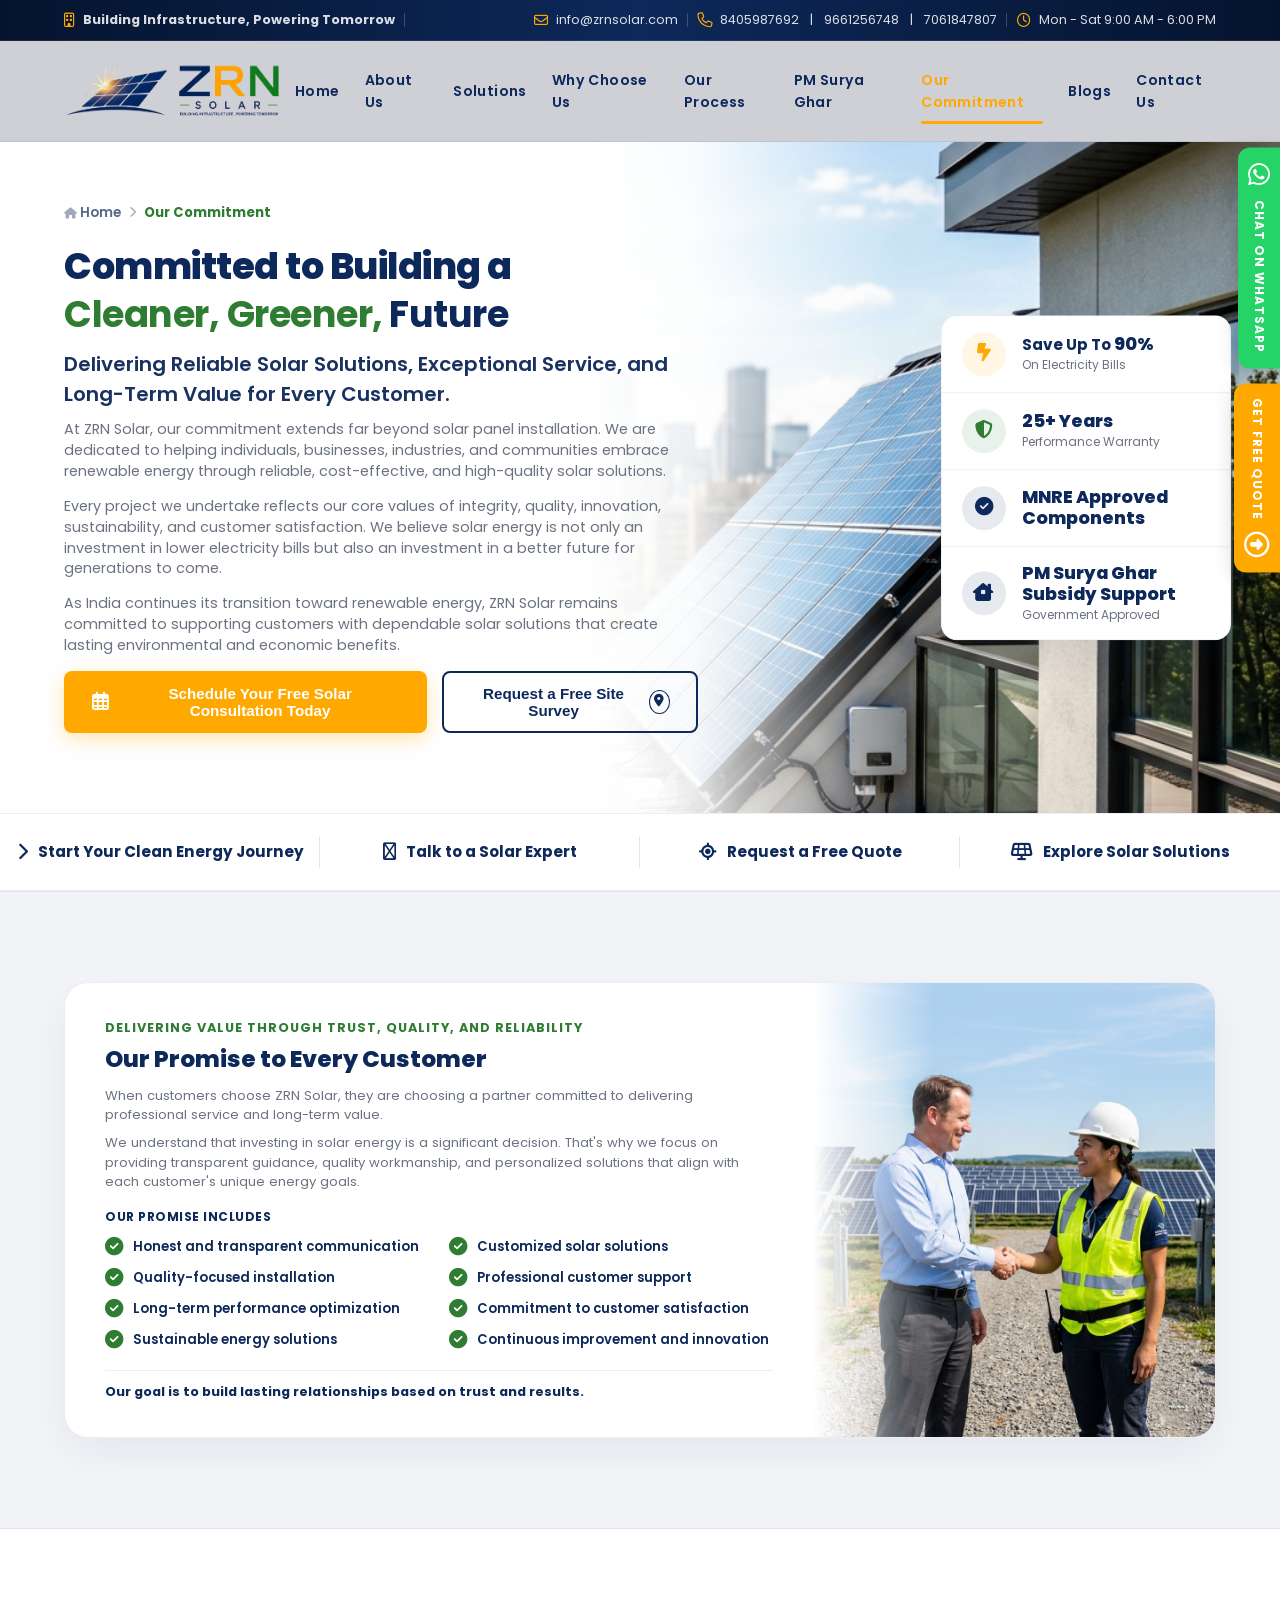
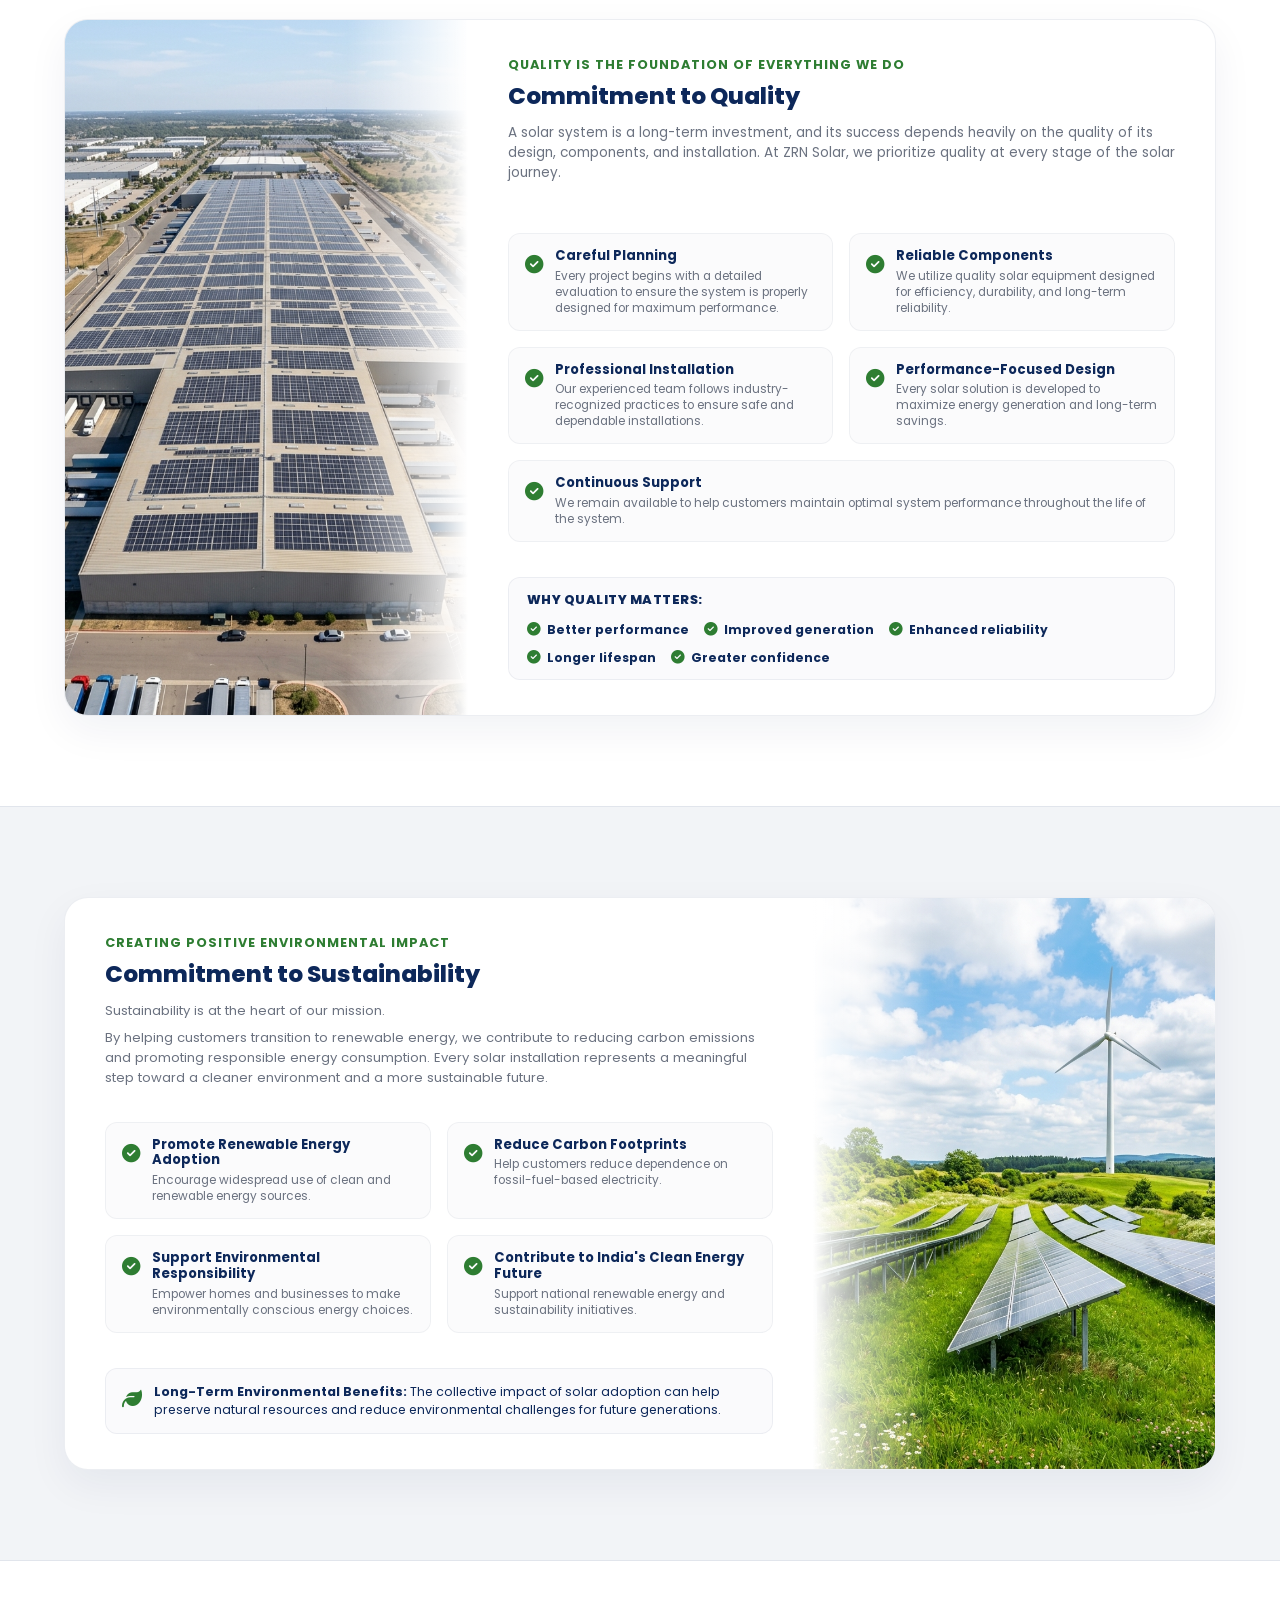
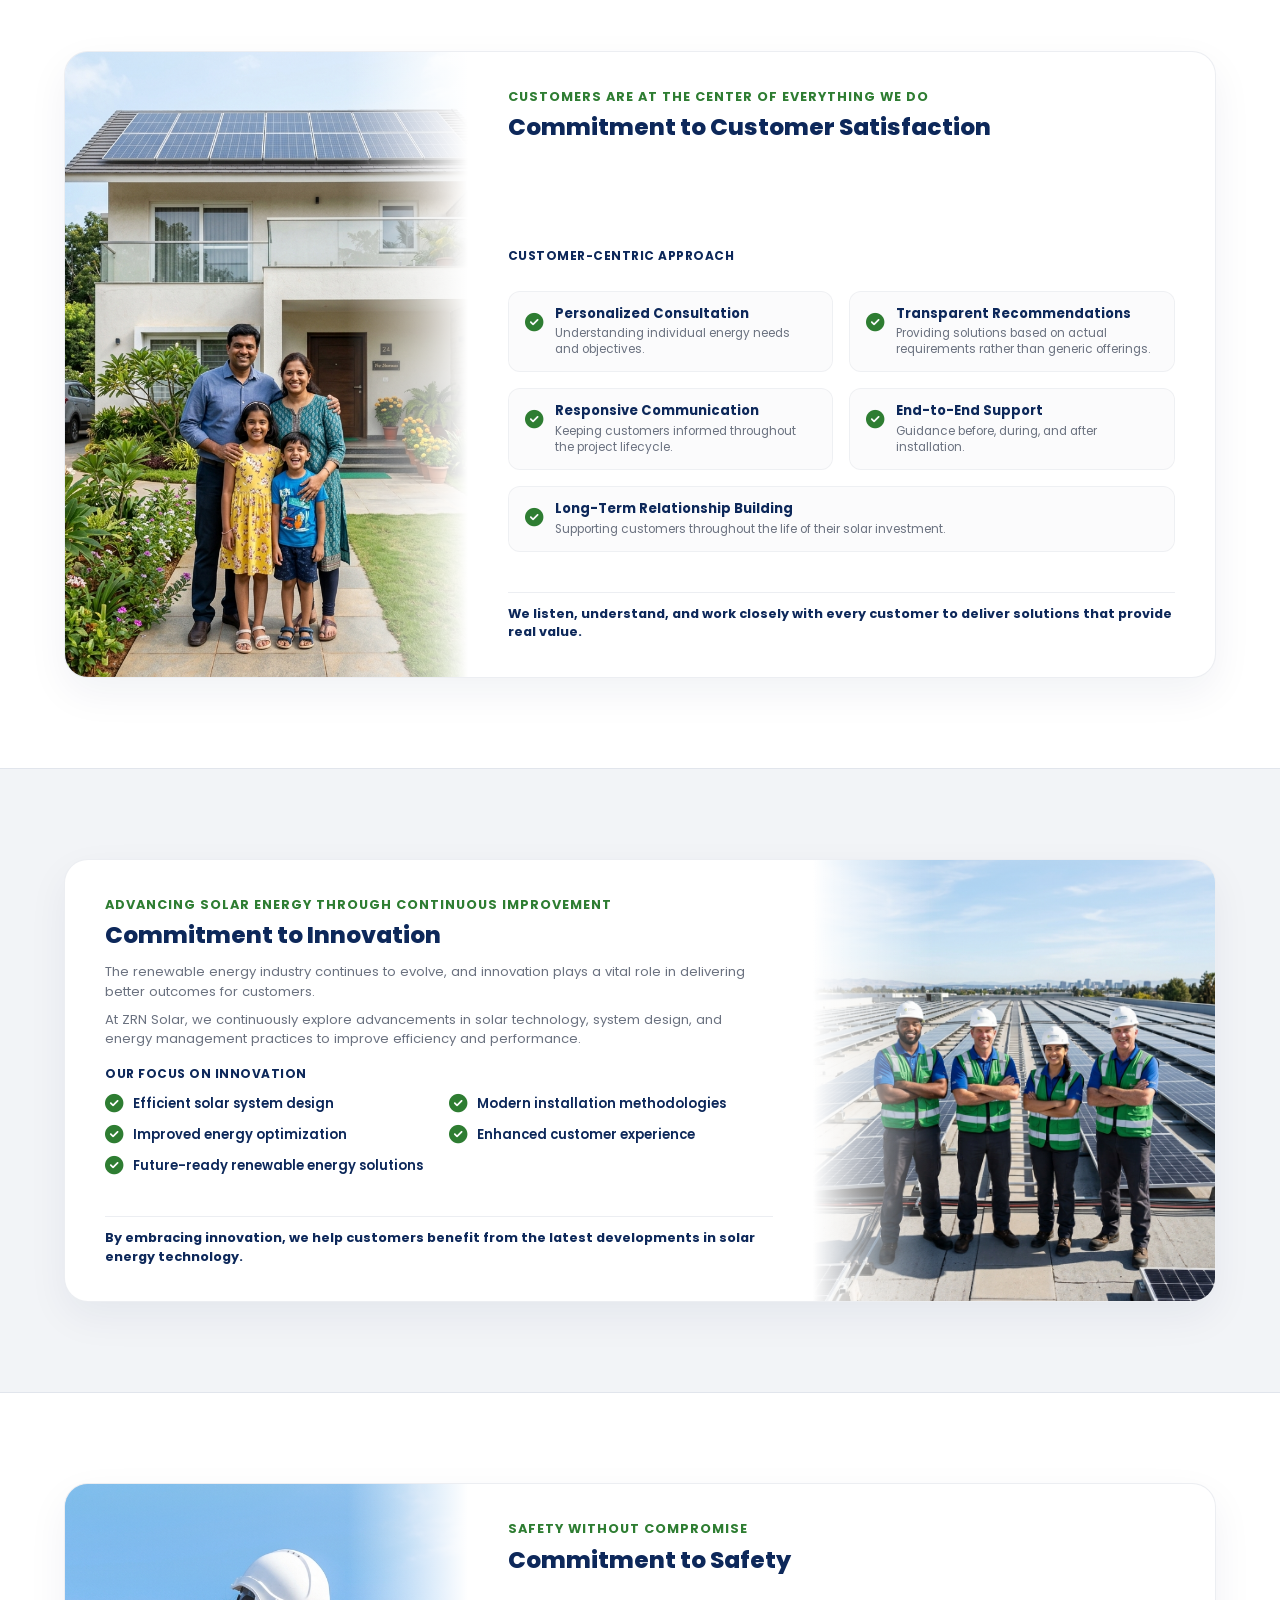
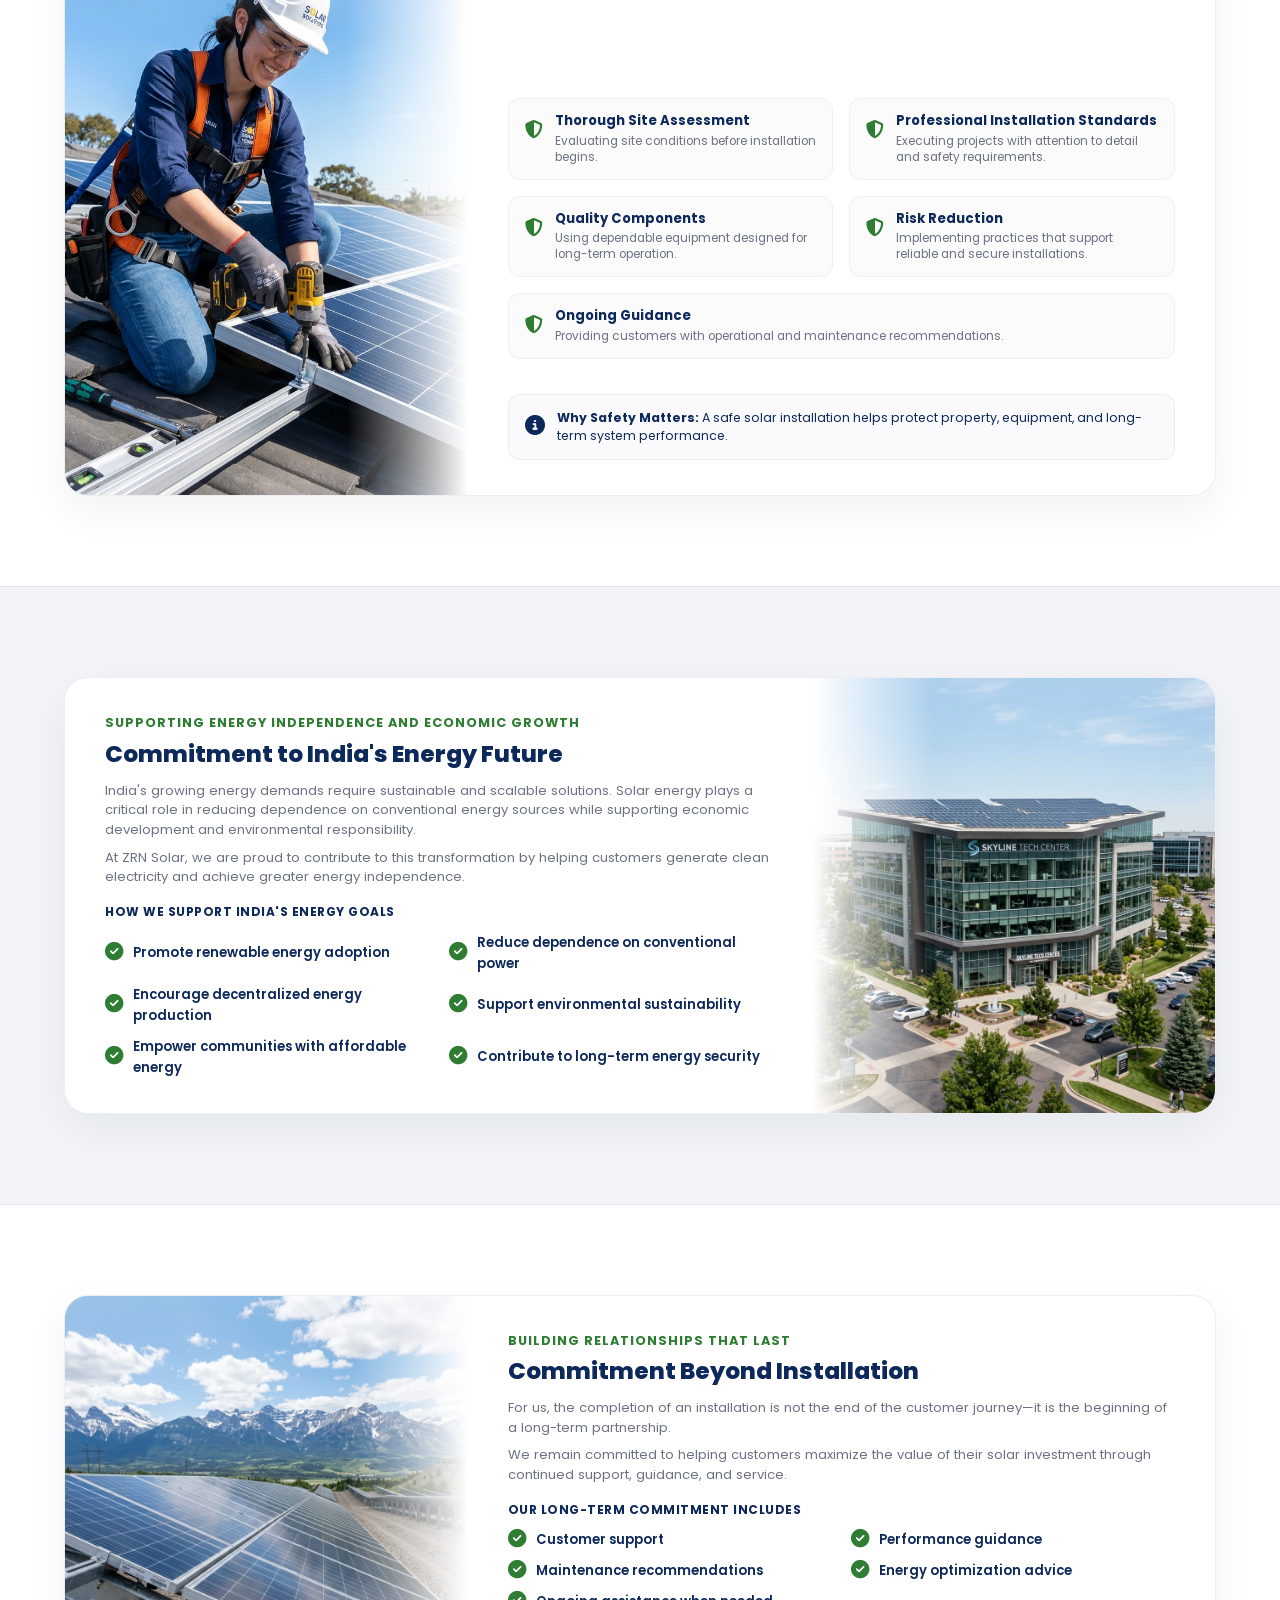
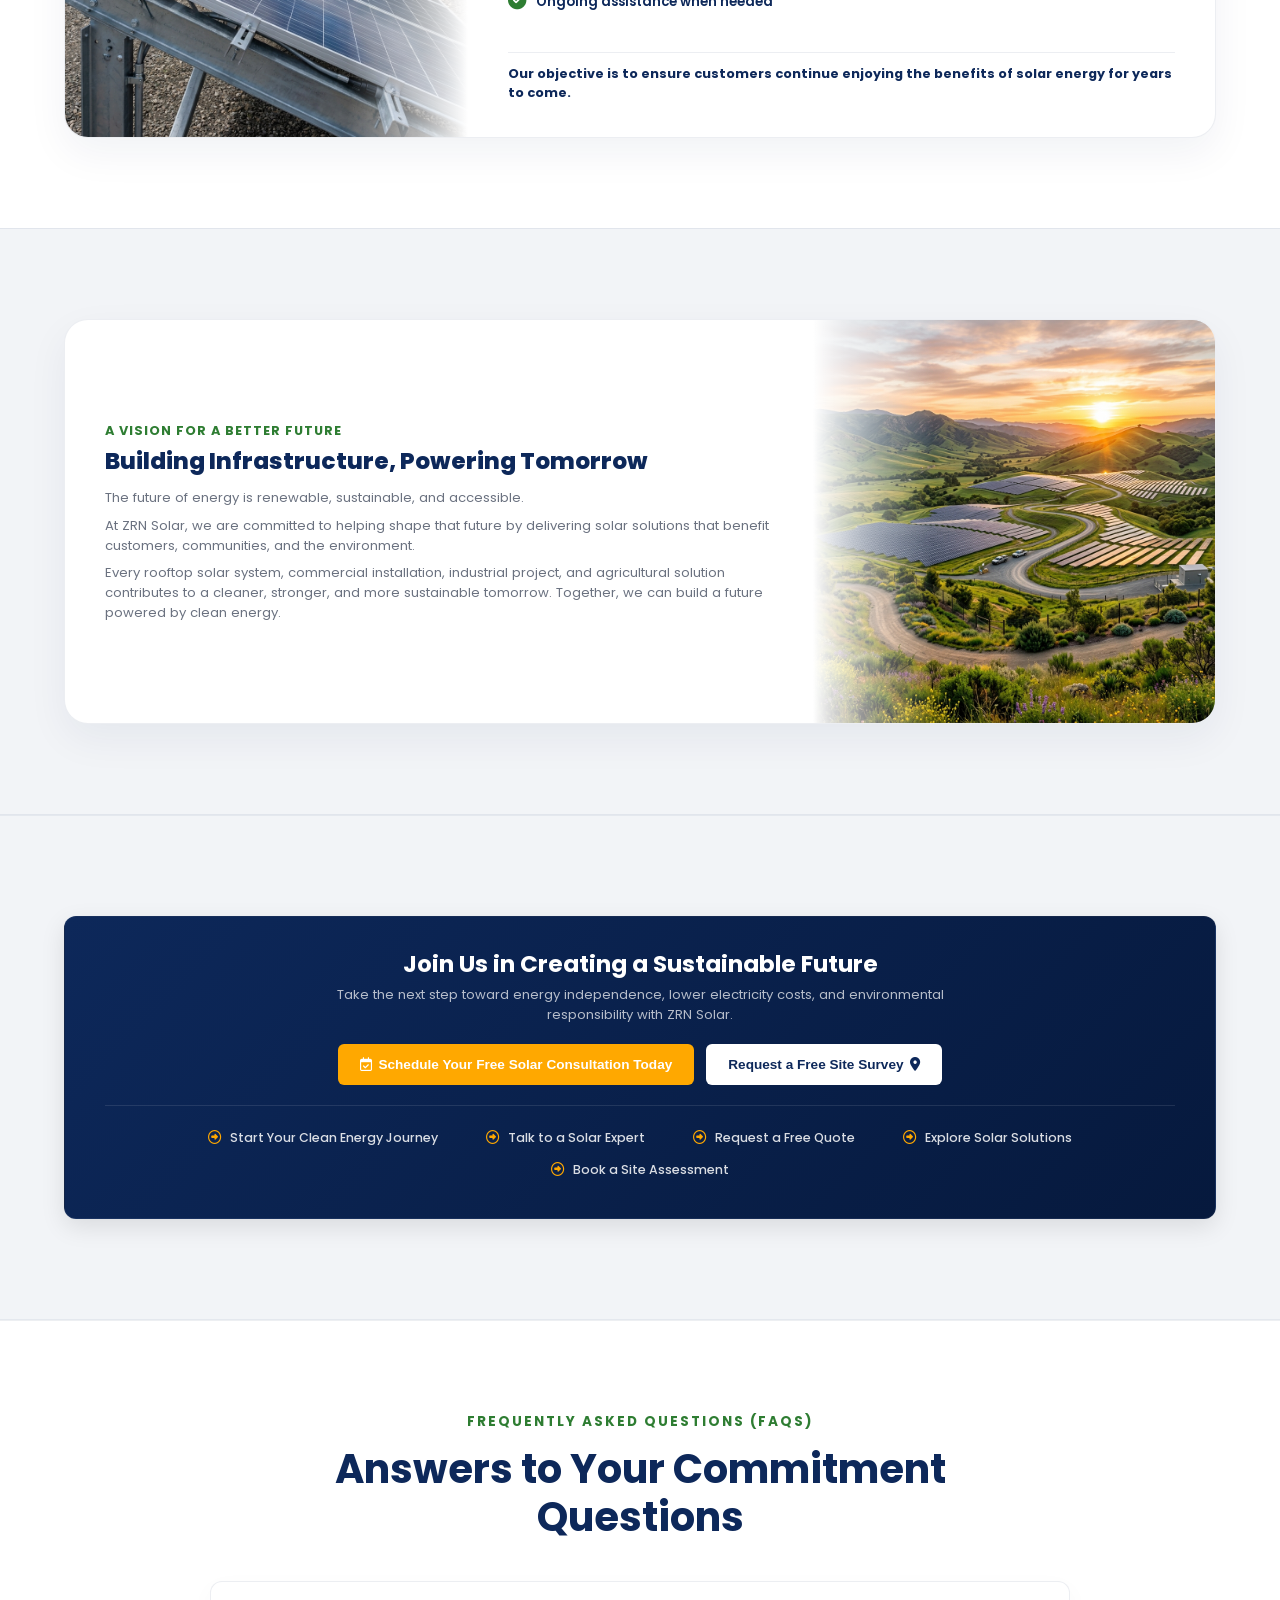
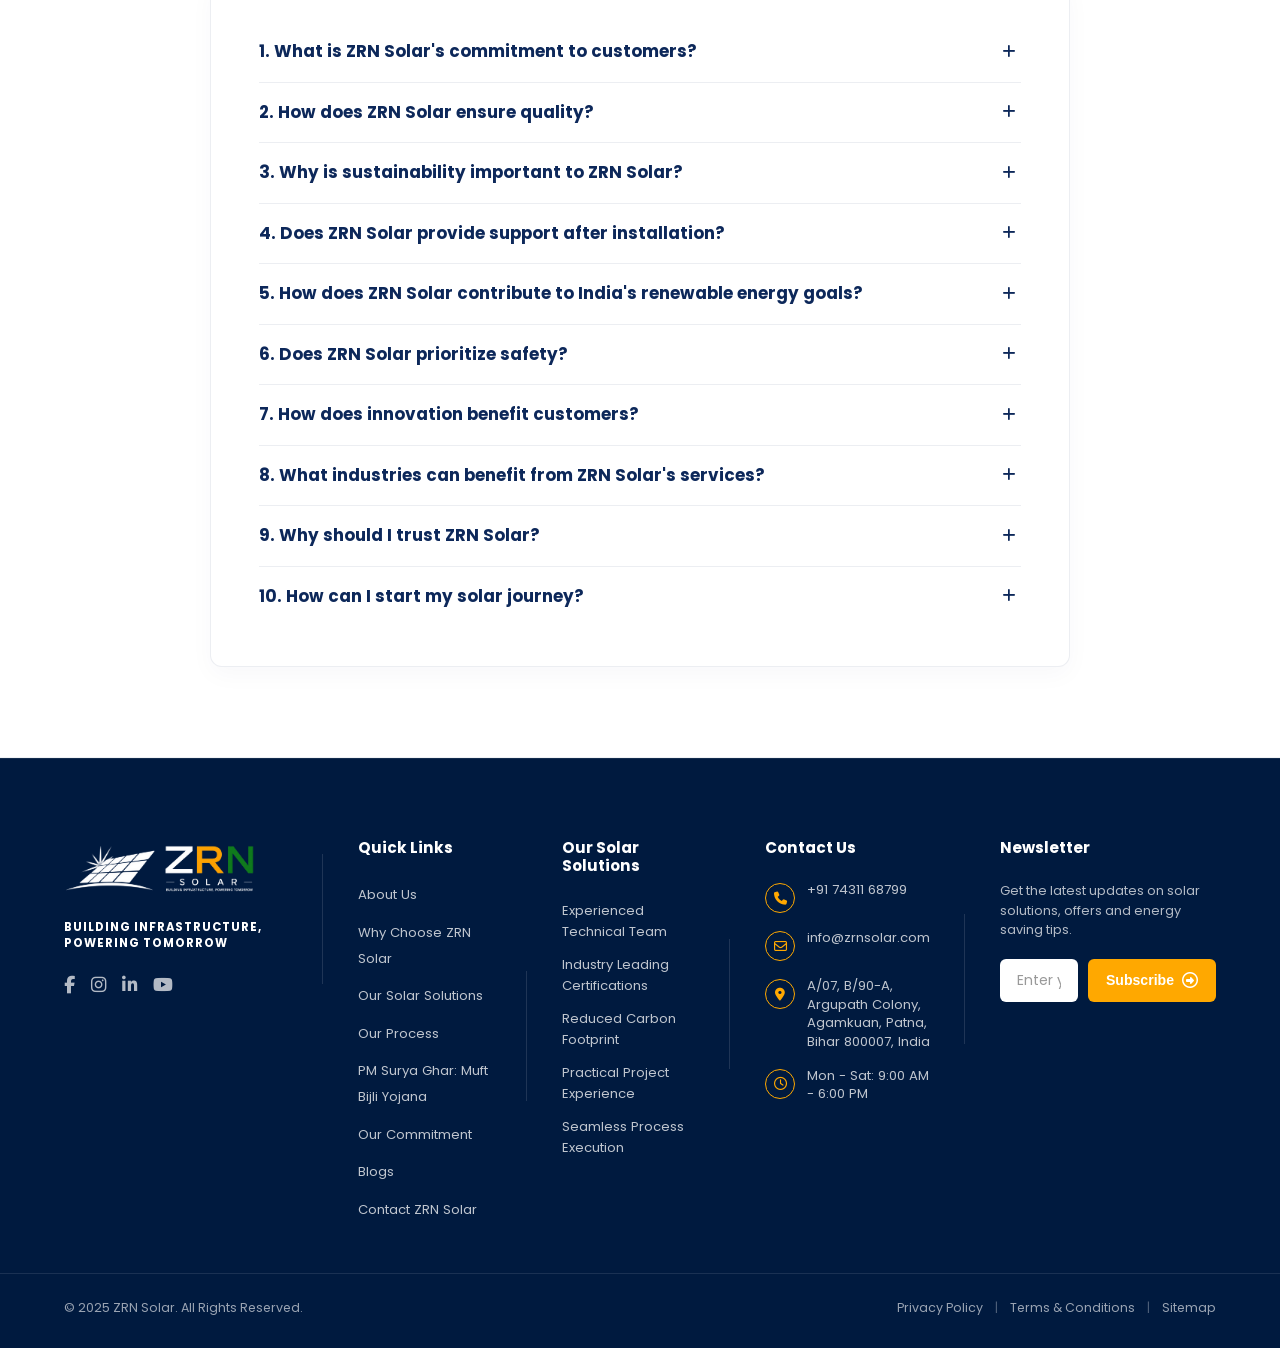
<file: commitment.html>
<!DOCTYPE html>
<html lang="en">

<head>
  <meta charset="UTF-8">
  <meta name="viewport" content="width=device-width, initial-scale=1.0">
  <meta name="title" content="Our Commitment | Trusted Solar Energy Solutions Provider | ZRN Solar">
  <meta name="description"
    content="Discover ZRN Solar's commitment to quality, sustainability, innovation, safety, and customer satisfaction. Learn how we are helping build a cleaner and more energy-independent future.">
  <title>Our Commitment | Quality, Sustainability & Customer Satisfaction | ZRN Solar</title>
  <link rel="stylesheet" href="styles.css?v=69">
  <link rel="stylesheet" href="https://cdnjs.cloudflare.com/ajax/libs/font-awesome/6.4.0/css/all.min.css">
  <link rel="stylesheet" href="commitment.css?v=1">
</head>

<body>

  <!-- Top Info Bar -->
  <div class="top-container">
    <div class="container">
      <div class="top-bar-container">
        <div class="top-info-item tagline-item">
          <i class="fa-regular fa-building"></i>
          <strong>Building Infrastructure, Powering Tomorrow</strong>
        </div>
        <div class="top-bar-right-items">
          <div class="top-info-item">
            <i class="fa-regular fa-envelope"></i>
            <a href="mailto:info@zrnsolar.com">info@zrnsolar.com</a>
          </div>
          <div class="top-info-item">
            <i class="fa-solid fa-phone hollow-phone"></i>
            <a href="tel:8405987692">8405987692</a>&nbsp;|&nbsp;
            <a href="tel:9661256748">9661256748</a>&nbsp;|&nbsp;
            <a href="tel:7061847807">7061847807</a>
          </div>
          <div class="top-info-item">
            <i class="fa-regular fa-clock"></i>
            <time>Mon - Sat 9:00 AM - 6:00 PM</time>
          </div>
        </div>
      </div>
    </div>
  </div>

  <!-- Header & Navigation -->
  <header class="site-header" id="mainHeader">
    <div class="navbar-container">
      <div class="container">
        <div class="main-nav">
          <div class="logo-area">
            <div class="logo-wrapper">
              <a href="index.html" id="navLogo">
                <img src="assets/logo/logo.png" alt="ZRN Solar Logo" class="site-logo">
              </a>
            </div>
          </div>

          <nav class="nav-menu" id="navMenu">
            <a href="index.html" class="nav-link">Home</a>
            <a href="about.html" class="nav-link">About Us</a>
            <a href="solutions.html" class="nav-link">Solutions</a>
            <a href="why-choose.html" class="nav-link">Why Choose Us</a>
            <a href="process.html" class="nav-link">Our Process</a>
            <a href="pm-surya-ghar.html" class="nav-link">PM Surya Ghar</a>
            <a href="commitment.html" class="nav-link active">Our Commitment</a>
            <a href="blogs.html" class="nav-link">Blogs</a>
            <a href="contact.html" class="nav-link">Contact Us</a>
          </nav>

          <button class="menu-toggle" id="menuToggle" aria-label="Toggle Menu">
            <i class="hamburger-bar"></i>
            <i class="hamburger-bar"></i>
            <i class="hamburger-bar"></i>
          </button>
        </div>
      </div>
    </div>
  </header>

  <!-- Hero Section -->
  <section class="hero" id="commitment-hero">
    <div class="hero-container container">
      <div class="hero-content">
        <div class="hero-breadcrumb">
          <a href="index.html"><i class="fa-solid fa-house"></i> Home</a>
          <i class="fa-solid fa-chevron-right"></i>
          <span>Our Commitment</span>
        </div>

        <h1 class="hero-title">
          <div class="hero-title-line">Committed to Building a</div>
          <div class="hero-title-line"><strong class="text-highlight-green">Cleaner, Greener,</strong> <b
              class="text-highlight-navy">Future</b></div>
        </h1>

        <p class="hero-subheadline">
          Delivering Reliable Solar Solutions, Exceptional Service, and Long-Term Value for Every Customer.
        </p>
        <div class="hero-desc">
          <p style="margin-bottom: 14px;">
            At ZRN Solar, our commitment extends far beyond solar panel installation. We are dedicated to helping individuals, businesses, industries, and communities embrace renewable energy through reliable, cost-effective, and high-quality solar solutions.
          </p>
          <p style="margin-bottom: 14px;">
            Every project we undertake reflects our core values of integrity, quality, innovation, sustainability, and customer satisfaction. We believe solar energy is not only an investment in lower electricity bills but also an investment in a better future for generations to come.
          </p>
          <p>
            As India continues its transition toward renewable energy, ZRN Solar remains committed to supporting customers with dependable solar solutions that create lasting environmental and economic benefits.
          </p>
        </div>

        <div class="hero-buttons">
          <button class="hero-btn-primary" id="heroPrimaryCTA" onclick="window.location.href='contact.html'">
            <i class="fa-regular fa-calendar-days btn-icon-left"></i>
            Schedule Your Free Solar Consultation Today
          </button>
          <button class="hero-btn-secondary" id="heroSecondaryCTA" onclick="window.location.href='contact.html'">
            Request a Free Site Survey
            <i class="btn-icon-circle"><i class="fa-solid fa-location-dot"></i></i>
          </button>
        </div>
      </div>

      <div class="hero-visual-panel">
        <div class="hero-image-wrapper">
          <img src="assets/images/commitment_bg.png" alt="ZRN Solar Long Term Commitment Background" class="hero-img-bg">
        </div>

        <div class="hero-sidebar-panel" id="heroSidebarPanel">
          <div class="sidebar-item" id="sidebarElectricity">
            <div class="card-icon-circle circle-orange">
              <i class="fa-solid fa-bolt-lightning"></i>
            </div>
            <div class="card-text">
              <h4 class="card-title">Save Up To <strong class="number-highlight">90%</strong></h4>
              <p class="card-desc">On Electricity Bills</p>
            </div>
          </div>

          <div class="sidebar-item" id="sidebarWarranty">
            <div class="card-icon-circle circle-green">
              <i class="fa-solid fa-shield-halved"></i>
            </div>
            <div class="card-text">
              <h4 class="card-title"><strong class="number-highlight">25+ Years</strong></h4>
              <p class="card-desc">Performance Warranty</p>
            </div>
          </div>

          <div class="sidebar-item" id="sidebarMNRE">
            <div class="card-icon-circle circle-navy">
              <i class="fa-solid fa-circle-check"></i>
            </div>
            <div class="card-text text-double-title">
              <h4 class="card-title"><strong class="number-highlight">MNRE Approved</strong></h4>
              <h4 class="card-title"><strong class="number-highlight">Components</strong></h4>
            </div>
          </div>

          <div class="sidebar-item" id="sidebarSubsidy">
            <div class="card-icon-circle circle-navy">
              <i class="fa-solid fa-house-chimney-window"></i>
            </div>
            <div class="card-text">
              <h4 class="card-title"><strong class="number-highlight">PM Surya Ghar</strong></h4>
              <h4 class="card-title"><strong class="number-highlight">Subsidy Support</strong></h4>
              <p class="card-desc">Government Approved</p>
            </div>
          </div>
        </div>
      </div>
    </div>
    <!-- Floating Action Buttons -->
    <div class="floating-badge-container">
      <a href="https://wa.me/918405987692" target="_blank" class="whatsapp-float-badge" id="whatsappFloatBadge"
        aria-label="Chat on WhatsApp">
        <i class="fa-brands fa-whatsapp whatsapp-icon"></i>
        <strong class="whatsapp-text">Chat on WhatsApp</strong>
      </a>
      <a href="contact.html" class="quote-float-badge" id="quoteFloatBadge"
        aria-label="Get Free Quote">
        <strong class="quote-float-text">Get Free Quote</strong>
        <i class="fa-regular fa-circle-right quote-float-icon"></i>
      </a>
    </div>
  </section>

  <!-- Hero CTA Quick Links Bar -->
  <div class="hero-cta-links-wrapper" id="heroCtaLinksWrapper">
    <div class="hero-cta-links-bar container" id="heroCtaLinksBar">
      <a href="contact.html" class="cta-link-item">
        <i class="fa-solid fa-chevron-right link-icon"></i>
        <strong class="link-text">Start Your Clean Energy Journey</strong>
      </a>
      <a href="contact.html" class="cta-link-item">
        <i class="fa-regular fa-clipboard-check link-icon"></i>
        <strong class="link-text">Talk to a Solar Expert</strong>
      </a>
      <a href="contact.html" class="cta-link-item">
        <i class="fa-solid fa-location-crosshairs link-icon"></i>
        <strong class="link-text">Request a Free Quote</strong>
      </a>
      <a href="solutions.html" class="cta-link-item">
        <i class="fa-solid fa-solar-panel link-icon"></i>
        <strong class="link-text">Explore Solar Solutions</strong>
      </a>
    </div>
  </div>

  <!-- Section 1: Our Promise to Every Customer -->
  <section class="cm-section cm-bg-light" id="our-promise">
    <div class="container">
      <div class="cm-card">
        <div class="cm-grid-row">
          
          <!-- Left Column: Content -->
          <div class="cm-text-card">
            <span class="cm-tagline">Delivering Value Through Trust, Quality, and Reliability</span>
            <h2 class="cm-title">Our Promise to Every Customer</h2>
            <div class="cm-desc-paragraphs">
              <p>When customers choose ZRN Solar, they are choosing a partner committed to delivering professional service and long-term value.</p>
              <p>We understand that investing in solar energy is a significant decision. That's why we focus on providing transparent guidance, quality workmanship, and personalized solutions that align with each customer's unique energy goals.</p>
            </div>

            <h3 class="cm-checklist-title">Our Promise Includes</h3>
            <div class="cm-checklist-grid">
              <div class="cm-checklist-item"><i class="fa-solid fa-circle-check"></i> <span>Honest and transparent communication</span></div>
              <div class="cm-checklist-item"><i class="fa-solid fa-circle-check"></i> <span>Customized solar solutions</span></div>
              <div class="cm-checklist-item"><i class="fa-solid fa-circle-check"></i> <span>Quality-focused installation</span></div>
              <div class="cm-checklist-item"><i class="fa-solid fa-circle-check"></i> <span>Professional customer support</span></div>
              <div class="cm-checklist-item"><i class="fa-solid fa-circle-check"></i> <span>Long-term performance optimization</span></div>
              <div class="cm-checklist-item"><i class="fa-solid fa-circle-check"></i> <span>Commitment to customer satisfaction</span></div>
              <div class="cm-checklist-item"><i class="fa-solid fa-circle-check"></i> <span>Sustainable energy solutions</span></div>
              <div class="cm-checklist-item"><i class="fa-solid fa-circle-check"></i> <span>Continuous improvement and innovation</span></div>
            </div>

            <p class="cm-footer-note">Our goal is to build lasting relationships based on trust and results.</p>
          </div>

          <!-- Right Column: Image -->
          <div class="cm-image-card">
            <img src="assets/images/handshake_solar.png" alt="ZRN Solar Customer Promise Trust Handshake">
            <div class="cm-image-fade fade-to-left"></div>
          </div>

        </div>
      </div>
    </div>
  </section>

  <!-- Section 2: Commitment to Quality -->
  <section class="cm-section cm-bg-white" id="quality">
    <div class="container">
      <div class="cm-card">
        <div class="cm-grid-row reverse-row">

          <!-- Left Column: Image -->
          <div class="cm-image-card">
            <img src="assets/images/solar_industrial.png" alt="High Quality Solar Panels and Components">
            <div class="cm-image-fade fade-to-right"></div>
          </div>

          <!-- Right Column: Content -->
          <div class="cm-text-card">
            <span class="cm-tagline">Quality Is the Foundation of Everything We Do</span>
            <h2 class="cm-title">Commitment to Quality</h2>
            <p class="cm-intro-text">
              A solar system is a long-term investment, and its success depends heavily on the quality of its design, components, and installation. At ZRN Solar, we prioritize quality at every stage of the solar journey.
            </p>

            <h4 class="cm-sub-heading">Quality-Driven Approach</h4>
            <div class="cm-detailed-grid">
              <div class="grid-detail-item">
                <div class="grid-detail-icon"><i class="fa-solid fa-circle-check"></i></div>
                <div class="grid-detail-content">
                  <h5>Careful Planning</h5>
                  <p>Every project begins with a detailed evaluation to ensure the system is properly designed for maximum performance.</p>
                </div>
              </div>
              <div class="grid-detail-item">
                <div class="grid-detail-icon"><i class="fa-solid fa-circle-check"></i></div>
                <div class="grid-detail-content">
                  <h5>Reliable Components</h5>
                  <p>We utilize quality solar equipment designed for efficiency, durability, and long-term reliability.</p>
                </div>
              </div>
              <div class="grid-detail-item">
                <div class="grid-detail-icon"><i class="fa-solid fa-circle-check"></i></div>
                <div class="grid-detail-content">
                  <h5>Professional Installation</h5>
                  <p>Our experienced team follows industry-recognized practices to ensure safe and dependable installations.</p>
                </div>
              </div>
              <div class="grid-detail-item">
                <div class="grid-detail-icon"><i class="fa-solid fa-circle-check"></i></div>
                <div class="grid-detail-content">
                  <h5>Performance-Focused Design</h5>
                  <p>Every solar solution is developed to maximize energy generation and long-term savings.</p>
                </div>
              </div>
              <div class="grid-detail-item" style="grid-column: span 2;">
                <div class="grid-detail-icon"><i class="fa-solid fa-circle-check"></i></div>
                <div class="grid-detail-content">
                  <h5>Continuous Support</h5>
                  <p>We remain available to help customers maintain optimal system performance throughout the life of the system.</p>
                </div>
              </div>
            </div>

            <div class="cm-highlight-matters-bar">
              <span class="matters-title">Why Quality Matters:</span>
              <div class="matters-bullets">
                <span><i class="fa-solid fa-circle-check"></i> Better performance</span>
                <span><i class="fa-solid fa-circle-check"></i> Improved generation</span>
                <span><i class="fa-solid fa-circle-check"></i> Enhanced reliability</span>
                <span><i class="fa-solid fa-circle-check"></i> Longer lifespan</span>
                <span><i class="fa-solid fa-circle-check"></i> Greater confidence</span>
              </div>
            </div>
          </div>

        </div>
      </div>
    </div>
  </section>

  <!-- Section 3: Commitment to Sustainability -->
  <section class="cm-section cm-bg-light" id="sustainability">
    <div class="container">
      <div class="cm-card">
        <div class="cm-grid-row">

          <!-- Left Column: Content -->
          <div class="cm-text-card">
            <span class="cm-tagline">Creating Positive Environmental Impact</span>
            <h2 class="cm-title">Commitment to Sustainability</h2>
            <div class="cm-desc-paragraphs">
              <p>Sustainability is at the heart of our mission.</p>
              <p>By helping customers transition to renewable energy, we contribute to reducing carbon emissions and promoting responsible energy consumption. Every solar installation represents a meaningful step toward a cleaner environment and a more sustainable future.</p>
            </div>

            <h4 class="cm-sub-heading">Our Sustainability Goals</h4>
            <div class="cm-detailed-grid">
              <div class="grid-detail-item">
                <div class="grid-detail-icon"><i class="fa-solid fa-circle-check"></i></div>
                <div class="grid-detail-content">
                  <h5>Promote Renewable Energy Adoption</h5>
                  <p>Encourage widespread use of clean and renewable energy sources.</p>
                </div>
              </div>
              <div class="grid-detail-item">
                <div class="grid-detail-icon"><i class="fa-solid fa-circle-check"></i></div>
                <div class="grid-detail-content">
                  <h5>Reduce Carbon Footprints</h5>
                  <p>Help customers reduce dependence on fossil-fuel-based electricity.</p>
                </div>
              </div>
              <div class="grid-detail-item">
                <div class="grid-detail-icon"><i class="fa-solid fa-circle-check"></i></div>
                <div class="grid-detail-content">
                  <h5>Support Environmental Responsibility</h5>
                  <p>Empower homes and businesses to make environmentally conscious energy choices.</p>
                </div>
              </div>
              <div class="grid-detail-item">
                <div class="grid-detail-icon"><i class="fa-solid fa-circle-check"></i></div>
                <div class="grid-detail-content">
                  <h5>Contribute to India's Clean Energy Future</h5>
                  <p>Support national renewable energy and sustainability initiatives.</p>
                </div>
              </div>
            </div>

            <div class="cm-sustainability-alert-box">
              <div class="alert-icon"><i class="fa-solid fa-leaf"></i></div>
              <div class="alert-text">
                <strong>Long-Term Environmental Benefits:</strong> The collective impact of solar adoption can help preserve natural resources and reduce environmental challenges for future generations.
              </div>
            </div>
          </div>

          <!-- Right Column: Image -->
          <div class="cm-image-card">
            <img src="assets/images/clean_energy_landscape.png" alt="ZRN Solar Commitment to Sustainability Green Power">
            <div class="cm-image-fade fade-to-left"></div>
          </div>

        </div>
      </div>
    </div>
  </section>

  <!-- Section 4: Commitment to Customer Satisfaction -->
  <section class="cm-section cm-bg-white" id="satisfaction">
    <div class="container">
      <div class="cm-card">
        <div class="cm-grid-row reverse-row">

          <!-- Left Column: Image -->
          <div class="cm-image-card">
            <img src="assets/images/family_solar_home.png" alt="Happy Customers with Rooftop Solar Panel System">
            <div class="cm-image-fade fade-to-right"></div>
          </div>

          <!-- Right Column: Content -->
          <div class="cm-text-card">
            <span class="cm-tagline">Customers Are at the Center of Everything We Do</span>
            <h2 class="cm-title">Commitment to Customer Satisfaction</h2>
            <p class="pm-intro-text">
              Our success is measured by the satisfaction and success of our customers. From the first consultation to post-installation support, we strive to provide an exceptional experience built on professionalism, responsiveness, and reliability.
            </p>

            <h3 class="cm-checklist-title">Customer-Centric Approach</h3>
            <div class="cm-detailed-grid" style="margin-bottom: 20px;">
              <div class="grid-detail-item">
                <div class="grid-detail-icon"><i class="fa-solid fa-circle-check"></i></div>
                <div class="grid-detail-content">
                  <h5>Personalized Consultation</h5>
                  <p>Understanding individual energy needs and objectives.</p>
                </div>
              </div>
              <div class="grid-detail-item">
                <div class="grid-detail-icon"><i class="fa-solid fa-circle-check"></i></div>
                <div class="grid-detail-content">
                  <h5>Transparent Recommendations</h5>
                  <p>Providing solutions based on actual requirements rather than generic offerings.</p>
                </div>
              </div>
              <div class="grid-detail-item">
                <div class="grid-detail-icon"><i class="fa-solid fa-circle-check"></i></div>
                <div class="grid-detail-content">
                  <h5>Responsive Communication</h5>
                  <p>Keeping customers informed throughout the project lifecycle.</p>
                </div>
              </div>
              <div class="grid-detail-item">
                <div class="grid-detail-icon"><i class="fa-solid fa-circle-check"></i></div>
                <div class="grid-detail-content">
                  <h5>End-to-End Support</h5>
                  <p>Guidance before, during, and after installation.</p>
                </div>
              </div>
              <div class="grid-detail-item" style="grid-column: span 2;">
                <div class="grid-detail-icon"><i class="fa-solid fa-circle-check"></i></div>
                <div class="grid-detail-content">
                  <h5>Long-Term Relationship Building</h5>
                  <p>Supporting customers throughout the life of their solar investment.</p>
                </div>
              </div>
            </div>

            <p class="cm-footer-note">We listen, understand, and work closely with every customer to deliver solutions that provide real value.</p>
          </div>

        </div>
      </div>
    </div>
  </section>

  <!-- Section 5: Commitment to Innovation -->
  <section class="cm-section cm-bg-light" id="innovation">
    <div class="container">
      <div class="cm-card">
        <div class="cm-grid-row">

          <!-- Left Column: Content -->
          <div class="cm-text-card">
            <span class="cm-tagline">Advancing Solar Energy Through Continuous Improvement</span>
            <h2 class="cm-title">Commitment to Innovation</h2>
            <div class="cm-desc-paragraphs">
              <p>The renewable energy industry continues to evolve, and innovation plays a vital role in delivering better outcomes for customers.</p>
              <p>At ZRN Solar, we continuously explore advancements in solar technology, system design, and energy management practices to improve efficiency and performance.</p>
            </div>

            <h3 class="cm-checklist-title">Our Focus on Innovation</h3>
            <div class="cm-checklist-grid" style="margin-bottom: 20px;">
              <div class="cm-checklist-item"><i class="fa-solid fa-circle-check"></i> <span>Efficient solar system design</span></div>
              <div class="cm-checklist-item"><i class="fa-solid fa-circle-check"></i> <span>Modern installation methodologies</span></div>
              <div class="cm-checklist-item"><i class="fa-solid fa-circle-check"></i> <span>Improved energy optimization</span></div>
              <div class="cm-checklist-item"><i class="fa-solid fa-circle-check"></i> <span>Enhanced customer experience</span></div>
              <div class="cm-checklist-item" style="grid-column: span 2;"><i class="fa-solid fa-circle-check"></i> <span>Future-ready renewable energy solutions</span></div>
            </div>

            <p class="cm-footer-note">By embracing innovation, we help customers benefit from the latest developments in solar energy technology.</p>
          </div>

          <!-- Right Column: Image -->
          <div class="cm-image-card">
            <img src="assets/images/solar_technical_team.png" alt="ZRN Solar Engineering and Technical Team Innovation">
            <div class="cm-image-fade fade-to-left"></div>
          </div>

        </div>
      </div>
    </div>
  </section>

  <!-- Section 6: Commitment to Safety -->
  <section class="cm-section cm-bg-white" id="safety">
    <div class="container">
      <div class="cm-card">
        <div class="cm-grid-row reverse-row">

          <!-- Left Column: Image -->
          <div class="cm-image-card">
            <img src="assets/images/solar_technician_install.png" alt="Professional Safety Standard Installation">
            <div class="cm-image-fade fade-to-right"></div>
          </div>

          <!-- Right Column: Content -->
          <div class="cm-text-card">
            <span class="cm-tagline">Safety Without Compromise</span>
            <h2 class="cm-title">Commitment to Safety</h2>
            <p class="pm-intro-text">
              Safety is an essential part of every solar project. We believe that quality and safety go hand in hand, and we maintain a strong focus on safe installation practices and reliable system performance.
            </p>

            <h4 class="cm-sub-heading">Safety Priorities</h4>
            <div class="cm-detailed-grid">
              <div class="grid-detail-item">
                <div class="grid-detail-icon"><i class="fa-solid fa-shield-halved"></i></div>
                <div class="grid-detail-content">
                  <h5>Thorough Site Assessment</h5>
                  <p>Evaluating site conditions before installation begins.</p>
                </div>
              </div>
              <div class="grid-detail-item">
                <div class="grid-detail-icon"><i class="fa-solid fa-shield-halved"></i></div>
                <div class="grid-detail-content">
                  <h5>Professional Installation Standards</h5>
                  <p>Executing projects with attention to detail and safety requirements.</p>
                </div>
              </div>
              <div class="grid-detail-item">
                <div class="grid-detail-icon"><i class="fa-solid fa-shield-halved"></i></div>
                <div class="grid-detail-content">
                  <h5>Quality Components</h5>
                  <p>Using dependable equipment designed for long-term operation.</p>
                </div>
              </div>
              <div class="grid-detail-item">
                <div class="grid-detail-icon"><i class="fa-solid fa-shield-halved"></i></div>
                <div class="grid-detail-content">
                  <h5>Risk Reduction</h5>
                  <p>Implementing practices that support reliable and secure installations.</p>
                </div>
              </div>
              <div class="grid-detail-item" style="grid-column: span 2;">
                <div class="grid-detail-icon"><i class="fa-solid fa-shield-halved"></i></div>
                <div class="grid-detail-content">
                  <h5>Ongoing Guidance</h5>
                  <p>Providing customers with operational and maintenance recommendations.</p>
                </div>
              </div>
            </div>

            <div class="cm-safety-alert-box">
              <div class="alert-icon"><i class="fa-solid fa-circle-info"></i></div>
              <div class="alert-text">
                <strong>Why Safety Matters:</strong> A safe solar installation helps protect property, equipment, and long-term system performance.
              </div>
            </div>
          </div>

        </div>
      </div>
    </div>
  </section>

  <!-- Section 7: Commitment to India's Energy Future -->
  <section class="cm-section cm-bg-light" id="india-energy-future">
    <div class="container">
      <div class="cm-card">
        <div class="cm-grid-row">

          <!-- Left Column: Content -->
          <div class="cm-text-card">
            <span class="cm-tagline">Supporting Energy Independence and Economic Growth</span>
            <h2 class="cm-title">Commitment to India's Energy Future</h2>
            <div class="cm-desc-paragraphs">
              <p>India's growing energy demands require sustainable and scalable solutions. Solar energy plays a critical role in reducing dependence on conventional energy sources while supporting economic development and environmental responsibility.</p>
              <p>At ZRN Solar, we are proud to contribute to this transformation by helping customers generate clean electricity and achieve greater energy independence.</p>
            </div>

            <h3 class="cm-checklist-title">How We Support India's Energy Goals</h3>
            <div class="cm-checklist-grid">
              <div class="cm-checklist-item"><i class="fa-solid fa-circle-check"></i> <span>Promote renewable energy adoption</span></div>
              <div class="cm-checklist-item"><i class="fa-solid fa-circle-check"></i> <span>Reduce dependence on conventional power</span></div>
              <div class="cm-checklist-item"><i class="fa-solid fa-circle-check"></i> <span>Encourage decentralized energy production</span></div>
              <div class="cm-checklist-item"><i class="fa-solid fa-circle-check"></i> <span>Support environmental sustainability</span></div>
              <div class="cm-checklist-item"><i class="fa-solid fa-circle-check"></i> <span>Empower communities with affordable energy</span></div>
              <div class="cm-checklist-item"><i class="fa-solid fa-circle-check"></i> <span>Contribute to long-term energy security</span></div>
            </div>
          </div>

          <!-- Right Column: Image -->
          <div class="cm-image-card">
            <img src="assets/images/solar_commercial.png" alt="ZRN Solar Commercial Project India Clean Energy Future">
            <div class="cm-image-fade fade-to-left"></div>
          </div>

        </div>
      </div>
    </div>
  </section>

  <!-- Section 8: Commitment Beyond Installation -->
  <section class="cm-section cm-bg-white" id="beyond-installation">
    <div class="container">
      <div class="cm-card">
        <div class="cm-grid-row reverse-row">

          <!-- Left Column: Image -->
          <div class="cm-image-card">
            <img src="assets/images/solar_rack.png" alt="ZRN Solar Lifetime Support and Maintenance Guidance">
            <div class="cm-image-fade fade-to-right"></div>
          </div>

          <!-- Right Column: Content -->
          <div class="cm-text-card">
            <span class="cm-tagline">Building Relationships That Last</span>
            <h2 class="cm-title">Commitment Beyond Installation</h2>
            <div class="cm-desc-paragraphs">
              <p>For us, the completion of an installation is not the end of the customer journey—it is the beginning of a long-term partnership.</p>
              <p>We remain committed to helping customers maximize the value of their solar investment through continued support, guidance, and service.</p>
            </div>

            <h3 class="cm-checklist-title">Our Long-Term Commitment Includes</h3>
            <div class="cm-checklist-grid" style="margin-bottom: 20px;">
              <div class="cm-checklist-item"><i class="fa-solid fa-circle-check"></i> <span>Customer support</span></div>
              <div class="cm-checklist-item"><i class="fa-solid fa-circle-check"></i> <span>Performance guidance</span></div>
              <div class="cm-checklist-item"><i class="fa-solid fa-circle-check"></i> <span>Maintenance recommendations</span></div>
              <div class="cm-checklist-item"><i class="fa-solid fa-circle-check"></i> <span>Energy optimization advice</span></div>
              <div class="cm-checklist-item" style="grid-column: span 2;"><i class="fa-solid fa-circle-check"></i> <span>Ongoing assistance when needed</span></div>
            </div>

            <p class="cm-footer-note">Our objective is to ensure customers continue enjoying the benefits of solar energy for years to come.</p>
          </div>

        </div>
      </div>
    </div>
  </section>

  <!-- Section 9: Building Infrastructure, Powering Tomorrow -->
  <section class="cm-section cm-bg-light" id="building-future">
    <div class="container">
      <div class="cm-card">
        <div class="cm-grid-row">

          <!-- Left Column: Content -->
          <div class="cm-text-card">
            <span class="cm-tagline">A Vision for a Better Future</span>
            <h2 class="cm-title">Building Infrastructure, Powering Tomorrow</h2>
            <div class="cm-desc-paragraphs">
              <p>The future of energy is renewable, sustainable, and accessible.</p>
              <p>At ZRN Solar, we are committed to helping shape that future by delivering solar solutions that benefit customers, communities, and the environment.</p>
              <p>Every rooftop solar system, commercial installation, industrial project, and agricultural solution contributes to a cleaner, stronger, and more sustainable tomorrow. Together, we can build a future powered by clean energy.</p>
            </div>
          </div>

          <!-- Right Column: Image -->
          <div class="cm-image-card">
            <img src="assets/images/commitment_bg.png" alt="ZRN Solar Infrastructure Powering Tomorrow">
            <div class="cm-image-fade fade-to-left"></div>
          </div>

        </div>
      </div>
    </div>
  </section>

  <!-- CTA Banner Section -->
  <section class="commitment-section cm-cta-section" id="cta-commitment">
    <div class="container">
      <div class="commitment-cta-bar" style="margin-top: 0;">
        <div class="cta-left">
          <h3 class="cta-title">Join Us in Creating a Sustainable Future</h3>
          <p class="cta-desc">Take the next step toward energy independence, lower electricity costs, and environmental responsibility with ZRN Solar.</p>
        </div>

        <div class="cta-buttons">
          <button class="btn-cta-orange" onclick="window.location.href='contact.html'">
            <i class="fa-regular fa-calendar-check"></i>
            Schedule Your Free Solar Consultation Today
          </button>
          <button class="btn-cta-white" onclick="window.location.href='contact.html'">
            Request a Free Site Survey
            <i class="fa-solid fa-location-dot"></i>
          </button>
        </div>

        <div class="cta-quick-links">
          <a href="contact.html" class="cta-quick-link">
            <i class="fa-regular fa-circle-right"></i>
            Start Your Clean Energy Journey
          </a>
          <a href="contact.html" class="cta-quick-link">
            <i class="fa-regular fa-circle-right"></i>
            Talk to a Solar Expert
          </a>
          <a href="contact.html" class="cta-quick-link">
            <i class="fa-regular fa-circle-right"></i>
            Request a Free Quote
          </a>
          <a href="solutions.html" class="cta-quick-link">
            <i class="fa-regular fa-circle-right"></i>
            Explore Solar Solutions
          </a>
          <a href="contact.html" class="cta-quick-link">
            <i class="fa-regular fa-circle-right"></i>
            Book a Site Assessment
          </a>
        </div>
      </div>
    </div>
  </section>

  <!-- FAQ Section -->
  <section class="faq-section cm-faq-section" id="faq">
    <div class="container">
      <div class="section-header" style="text-align: center; margin-bottom: 40px;">
        <span class="section-subtitle"
          style="color: var(--brand-green); font-size: 0.85rem; font-weight: 700; text-transform: uppercase; letter-spacing: 2px; margin-bottom: 12px; display: block;">Frequently Asked Questions (FAQs)</span>
        <h2 class="section-title">Answers to Your Commitment Questions</h2>
      </div>

      <div class="faq-container">
        <div class="faq-card">
          <!-- Item 1 -->
          <div class="faq-item">
            <div class="faq-question">
              <span>1. What is ZRN Solar's commitment to customers?</span>
              <span class="faq-toggle"><i class="fa-solid fa-plus"></i></span>
            </div>
            <div class="faq-answer">
              <p>We are committed to providing reliable solar solutions, quality service, transparent communication, and long-term customer support.</p>
            </div>
          </div>

          <!-- Item 2 -->
          <div class="faq-item">
            <div class="faq-question">
              <span>2. How does ZRN Solar ensure quality?</span>
              <span class="faq-toggle"><i class="fa-solid fa-plus"></i></span>
            </div>
            <div class="faq-answer">
              <p>We focus on proper planning, quality components, professional installation, and ongoing customer support.</p>
            </div>
          </div>

          <!-- Item 3 -->
          <div class="faq-item">
            <div class="faq-question">
              <span>3. Why is sustainability important to ZRN Solar?</span>
              <span class="faq-toggle"><i class="fa-solid fa-plus"></i></span>
            </div>
            <div class="faq-answer">
              <p>Sustainability is central to our mission of promoting renewable energy and helping customers reduce their environmental impact.</p>
            </div>
          </div>

          <!-- Item 4 -->
          <div class="faq-item">
            <div class="faq-question">
              <span>4. Does ZRN Solar provide support after installation?</span>
              <span class="faq-toggle"><i class="fa-solid fa-plus"></i></span>
            </div>
            <div class="faq-answer">
              <p>Yes. We provide ongoing guidance and customer support to help ensure optimal system performance.</p>
            </div>
          </div>

          <!-- Item 5 -->
          <div class="faq-item">
            <div class="faq-question">
              <span>5. How does ZRN Solar contribute to India's renewable energy goals?</span>
              <span class="faq-toggle"><i class="fa-solid fa-plus"></i></span>
            </div>
            <div class="faq-answer">
              <p>By helping homeowners, businesses, and industries adopt solar energy solutions that reduce dependence on conventional power sources.</p>
            </div>
          </div>

          <!-- Item 6 -->
          <div class="faq-item">
            <div class="faq-question">
              <span>6. Does ZRN Solar prioritize safety?</span>
              <span class="faq-toggle"><i class="fa-solid fa-plus"></i></span>
            </div>
            <div class="faq-answer">
              <p>Absolutely. Safety is integrated into every stage of project planning, installation, and customer support.</p>
            </div>
          </div>

          <!-- Item 7 -->
          <div class="faq-item">
            <div class="faq-question">
              <span>7. How does innovation benefit customers?</span>
              <span class="faq-toggle"><i class="fa-solid fa-plus"></i></span>
            </div>
            <div class="faq-answer">
              <p>Innovation allows us to deliver more efficient, reliable, and future-ready solar solutions.</p>
            </div>
          </div>

          <!-- Item 8 -->
          <div class="faq-item">
            <div class="faq-question">
              <span>8. What industries can benefit from ZRN Solar's services?</span>
              <span class="faq-toggle"><i class="fa-solid fa-plus"></i></span>
            </div>
            <div class="faq-answer">
              <p>Residential, commercial, industrial, and agricultural customers can all benefit from our solar solutions.</p>
            </div>
          </div>

          <!-- Item 9 -->
          <div class="faq-item">
            <div class="faq-question">
              <span>9. Why should I trust ZRN Solar?</span>
              <span class="faq-toggle"><i class="fa-solid fa-plus"></i></span>
            </div>
            <div class="faq-answer">
              <p>Our focus on quality, transparency, customer satisfaction, and sustainability makes us a trusted solar energy partner.</p>
            </div>
          </div>

          <!-- Item 10 -->
          <div class="faq-item">
            <div class="faq-question">
              <span>10. How can I start my solar journey?</span>
              <span class="faq-toggle"><i class="fa-solid fa-plus"></i></span>
            </div>
            <div class="faq-answer">
              <p>Contact ZRN Solar to schedule a free consultation and site assessment with our solar experts.</p>
            </div>
          </div>
        </div>
      </div>
    </div>
  </section>

  <!-- Footer -->
  <footer class="main-footer" id="contact">
    <div class="footer-container">

      <!-- Col 1: Brand Info & Socials -->
      <div class="footer-col brand-col">
        <a href="index.html" class="logo" style="margin-bottom: 12px; display: inline-block;">
          <img src="assets/logo/logo footer.png" alt="ZRN Solar Logo" class="logo-image footer-logo-image"
            style="height: 60px;">
        </a>
        <p
          style="text-transform: uppercase; font-size: 0.72rem; letter-spacing: 1px; font-weight: 700; line-height: 1.4; margin-bottom: 20px; color: #FFFFFF;">
          Building Infrastructure,<br>Powering Tomorrow
        </p>
        <div class="footer-socials-horizontal">
          <a href="#" aria-label="Facebook"><i class="fa-brands fa-facebook-f"></i></a>
          <a href="#" aria-label="Instagram"><i class="fa-brands fa-instagram"></i></a>
          <a href="#" aria-label="LinkedIn"><i class="fa-brands fa-linkedin-in"></i></a>
          <a href="#" aria-label="YouTube"><i class="fa-brands fa-youtube"></i></a>
        </div>
      </div>

      <!-- Col 2: Quick Links -->
      <div class="footer-col links-col">
        <h4>Quick Links</h4>
        <ul class="footer-links">
          <li><a href="about.html">About Us</a></li>
          <li><a href="why-choose.html">Why Choose ZRN Solar</a></li>
          <li><a href="solutions.html">Our Solar Solutions</a></li>
          <li><a href="process.html">Our Process</a></li>
          <li><a href="pm-surya-ghar.html">PM Surya Ghar: Muft Bijli Yojana</a></li>
          <li><a href="commitment.html">Our Commitment</a></li>
          <li><a href="blogs.html">Blogs</a></li>
          <li><a href="contact.html">Contact ZRN Solar</a></li>
        </ul>
      </div>

      <!-- Col 3: Technical Highlights -->
      <div class="footer-col info-col">
        <h4>Our Solar Solutions</h4>
        <ul class="footer-text-list">
          <li>Experienced Technical Team</li>
          <li>Industry Leading Certifications</li>
          <li>Reduced Carbon Footprint</li>
          <li>Practical Project Experience</li>
          <li>Seamless Process Execution</li>
        </ul>
      </div>

      <!-- Col 4: Contact Us -->
      <div class="footer-col contact-col">
        <h4>Contact Us</h4>
        <ul class="footer-contact-info">
          <li>
            <i class="fa-solid fa-phone"></i>
            <a href="tel:7431168799">+91 74311 68799</a>
          </li>
          <li>
            <i class="fa-regular fa-envelope"></i>
            <a href="mailto:info@zrnsolar.com">info@zrnsolar.com</a>
          </li>
          <li>
            <i class="fa-solid fa-location-dot"></i>
            <span>A/07, B/90-A, Argupath Colony, Agamkuan, Patna, Bihar 800007, India</span>
          </li>
          <li>
            <i class="fa-regular fa-clock"></i>
            <span>Mon - Sat: 9:00 AM - 6:00 PM</span>
          </li>
        </ul>
      </div>

      <!-- Col 5: Newsletter -->
      <div class="footer-col newsletter-col">
        <h4>Newsletter</h4>
        <p style="font-size: 0.8rem; line-height: 1.5; color: rgba(255, 255, 255, 0.7); margin-bottom: 20px;">
          Get the latest updates on solar solutions, offers and energy saving tips.
        </p>
        <form class="newsletter-form"
          onsubmit="event.preventDefault(); alert('Subscribed successfully!'); this.reset();">
          <input type="email" placeholder="Enter your email" required class="newsletter-input">
          <button type="submit" class="newsletter-submit">
            Subscribe <i class="fa-regular fa-circle-right"></i>
          </button>
        </form>
      </div>

    </div>

    <!-- Footer Bottom -->
    <div class="footer-bottom">
      <p>&copy; 2025 ZRN Solar. All Rights Reserved.</p>
      <div class="footer-bottom-links">
        <a href="#">Privacy Policy</a> |
        <a href="#">Terms & Conditions</a> |
        <a href="#">Sitemap</a>
      </div>
    </div>
  </footer>

  <script src="script.js?v=2"></script>
</body>

</html>
</file>
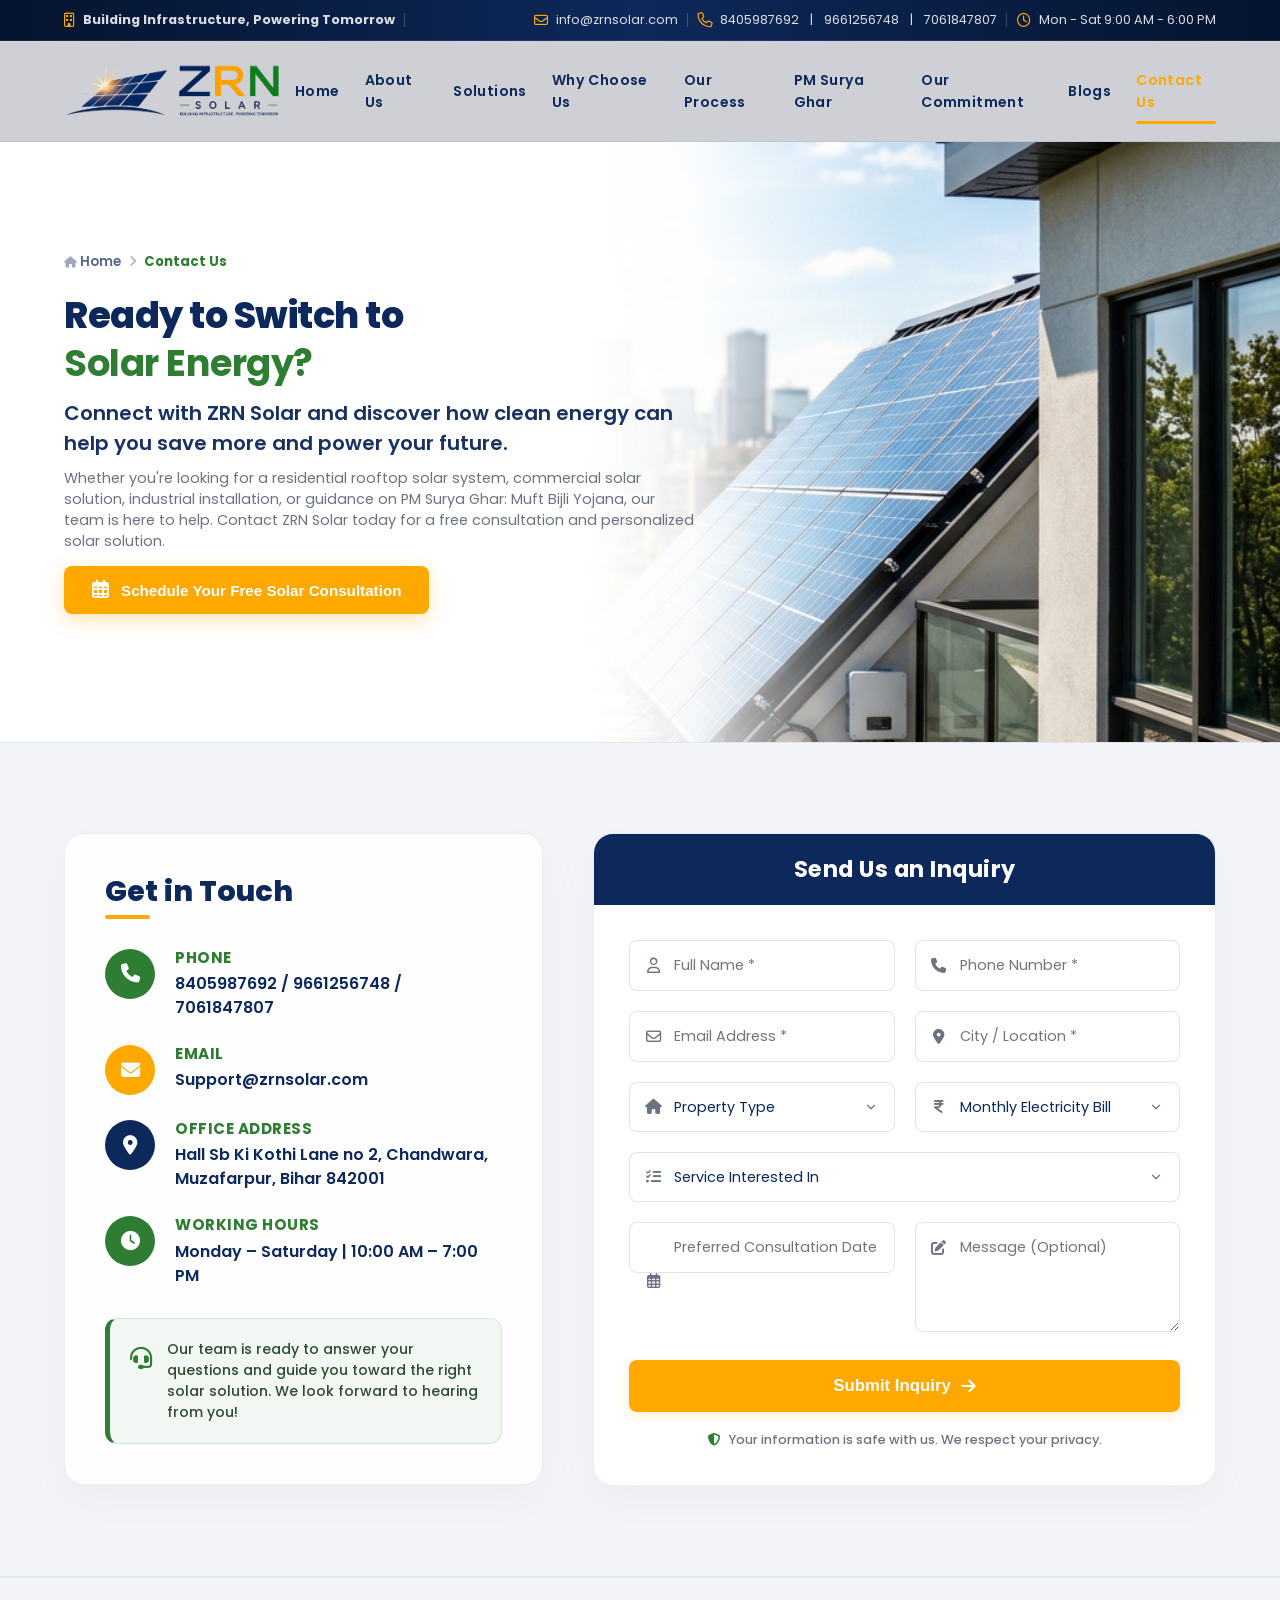
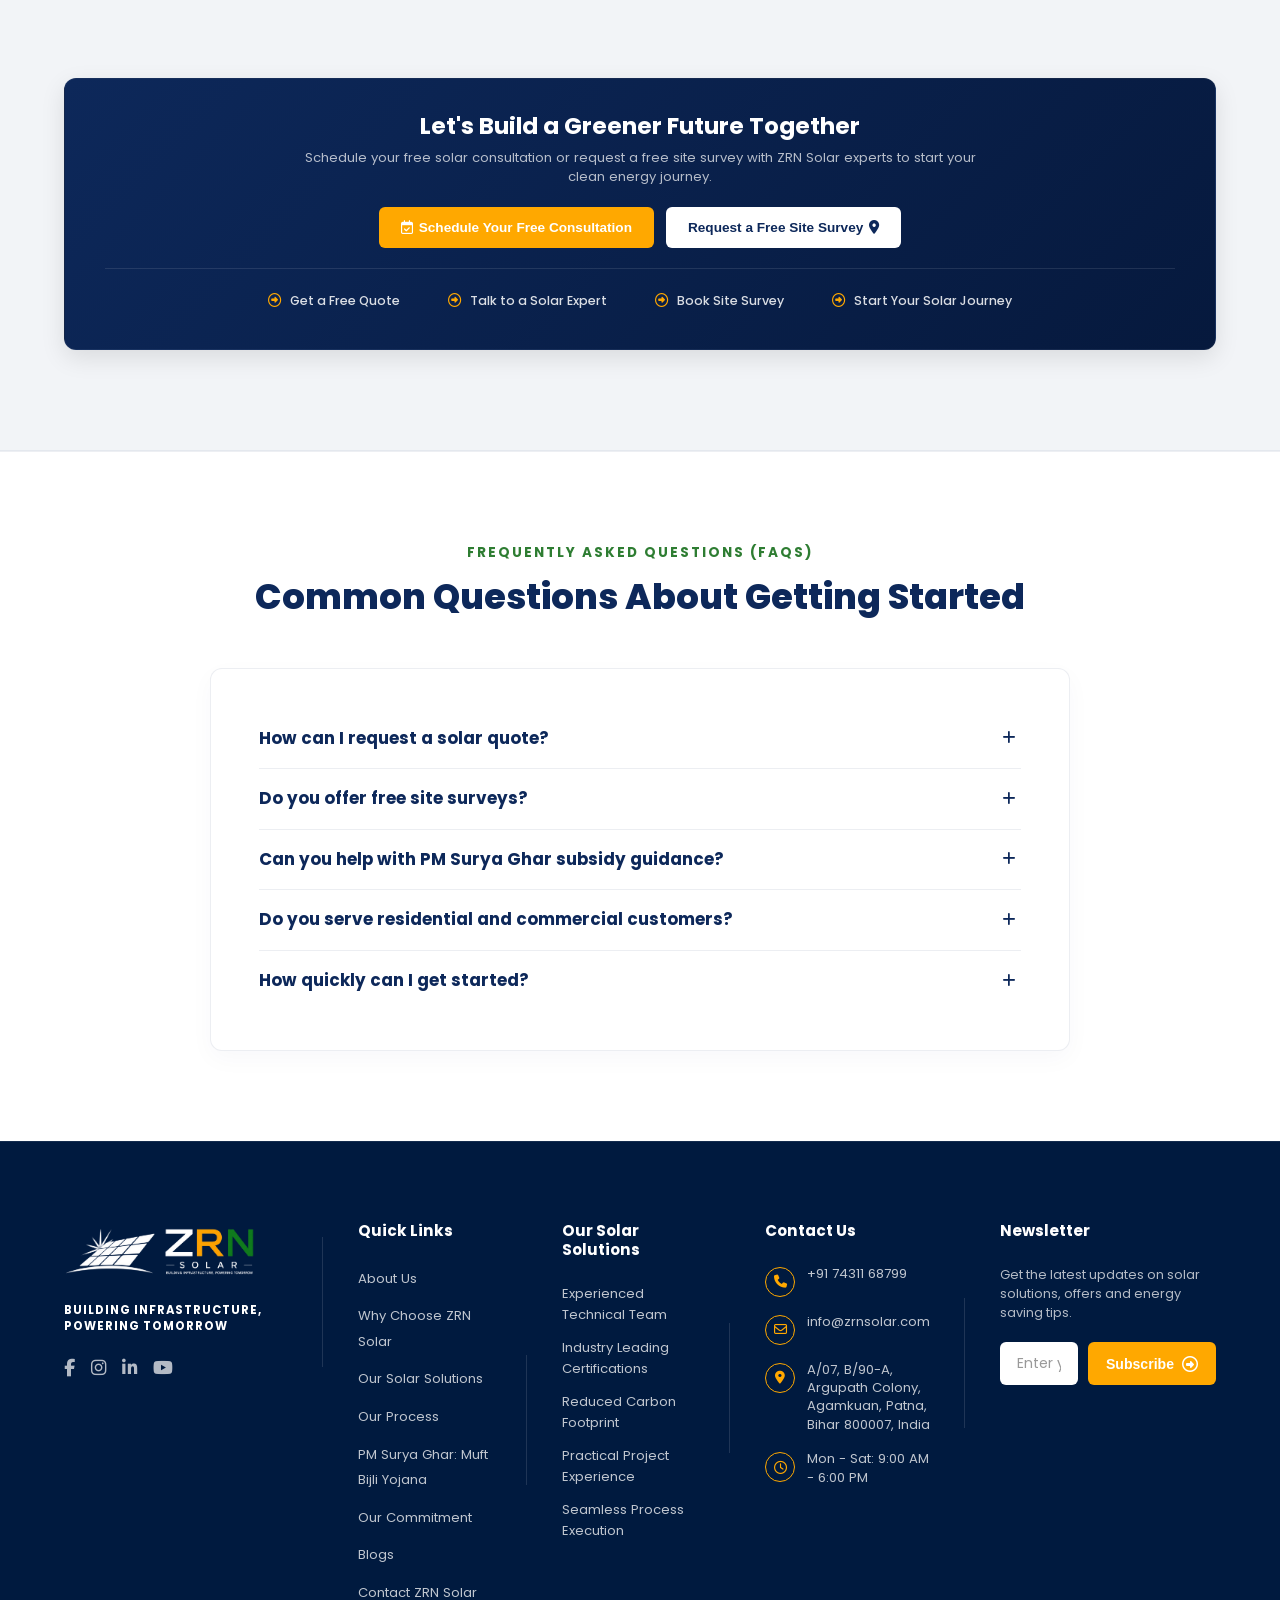
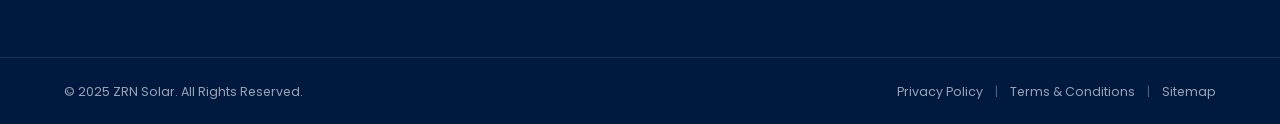
<file: contact.html>
<!DOCTYPE html>
<html lang="en">

<head>
  <meta charset="UTF-8">
  <meta name="viewport" content="width=device-width, initial-scale=1.0">
  <meta name="title" content="Contact ZRN Solar | Solar Consultation & Installation Quote">
  <meta name="description"
    content="Contact ZRN Solar for expert solar solutions. Request a free consultation, site survey, or customized solar installation quote for your home or business.">
  <title>Contact ZRN Solar | Get a Free Solar Consultation</title>
  <link rel="stylesheet" href="styles.css?v=69">
  <link rel="stylesheet" href="https://cdnjs.cloudflare.com/ajax/libs/font-awesome/6.4.0/css/all.min.css">
  <link rel="stylesheet" href="contact.css?v=1">
</head>

<body>

  <!-- Top Info Bar -->
  <div class="top-container">
    <div class="container">
      <div class="top-bar-container">
        <div class="top-info-item tagline-item">
          <i class="fa-regular fa-building"></i>
          <strong>Building Infrastructure, Powering Tomorrow</strong>
        </div>
        <div class="top-bar-right-items">
          <div class="top-info-item">
            <i class="fa-regular fa-envelope"></i>
            <a href="mailto:info@zrnsolar.com">info@zrnsolar.com</a>
          </div>
          <div class="top-info-item">
            <i class="fa-solid fa-phone hollow-phone"></i>
            <a href="tel:8405987692">8405987692</a>&nbsp;|&nbsp;
            <a href="tel:9661256748">9661256748</a>&nbsp;|&nbsp;
            <a href="tel:7061847807">7061847807</a>
          </div>
          <div class="top-info-item">
            <i class="fa-regular fa-clock"></i>
            <time>Mon - Sat 9:00 AM - 6:00 PM</time>
          </div>
        </div>
      </div>
    </div>
  </div>

  <!-- Header & Navigation -->
  <header class="site-header" id="mainHeader">
    <div class="navbar-container">
      <div class="container">
        <div class="main-nav">
          <div class="logo-area">
            <div class="logo-wrapper">
              <a href="index.html" id="navLogo">
                <img src="assets/logo/logo.png" alt="ZRN Solar Logo" class="site-logo">
              </a>
            </div>
          </div>

          <nav class="nav-menu" id="navMenu">
            <a href="index.html" class="nav-link">Home</a>
            <a href="about.html" class="nav-link">About Us</a>
            <a href="solutions.html" class="nav-link">Solutions</a>
            <a href="why-choose.html" class="nav-link">Why Choose Us</a>
            <a href="process.html" class="nav-link">Our Process</a>
            <a href="pm-surya-ghar.html" class="nav-link">PM Surya Ghar</a>
            <a href="commitment.html" class="nav-link">Our Commitment</a>
            <a href="blogs.html" class="nav-link">Blogs</a>
            <a href="contact.html" class="nav-link active">Contact Us</a>
          </nav>

          <button class="menu-toggle" id="menuToggle" aria-label="Toggle Menu">
            <i class="hamburger-bar"></i>
            <i class="hamburger-bar"></i>
            <i class="hamburger-bar"></i>
          </button>
        </div>
      </div>
    </div>
  </header>

  <!-- Hero Section -->
  <section class="hero" id="home">
    <div class="hero-container container">
      <div class="hero-content">
        <div class="contact-hero-breadcrumb">
          <a href="index.html"><i class="fa-solid fa-house"></i> Home</a>
          <i class="fa-solid fa-chevron-right"></i>
          <span>Contact Us</span>
        </div>

        <h1 class="hero-title">
          <div class="hero-title-line">Ready to Switch to</div>
          <div class="hero-title-line"><strong class="text-highlight-green">Solar Energy?</strong></div>
        </h1>

        <p class="hero-subheadline">
          Connect with ZRN Solar and discover how clean energy can help you save more and power your future.
        </p>
        <div class="hero-desc">
          <p>
            Whether you're looking for a residential rooftop solar system, commercial solar solution, industrial installation, or guidance on PM Surya Ghar: Muft Bijli Yojana, our team is here to help. Contact ZRN Solar today for a free consultation and personalized solar solution.
          </p>
        </div>

        <div class="hero-buttons">
          <button class="hero-btn-primary" onclick="document.getElementById('contact-form-section').scrollIntoView({ behavior: 'smooth' })">
            <i class="fa-regular fa-calendar-days btn-icon-left"></i>
            Schedule Your Free Solar Consultation
          </button>
        </div>
      </div>

      <div class="hero-visual-panel">
        <div class="hero-image-wrapper">
          <img src="assets/images/hero_solar.png" alt="ZRN Solar Panel Installation" class="hero-img-bg">
        </div>
      </div>
    </div>
  </section>

  <!-- Contact Form & Details Section -->
  <section class="contact-section contact-bg-light" id="contact-form-section">
    <div class="container">
      <div class="contact-grid">
        
        <!-- Left: Get in Touch -->
        <div class="contact-info-card">
          <h2 class="contact-card-title">Get in Touch</h2>
          
          <div class="contact-details-list">
            <!-- Phone -->
            <div class="contact-detail-item">
              <div class="contact-icon-badge badge-green">
                <i class="fa-solid fa-phone"></i>
              </div>
              <div class="contact-text-content">
                <h4>Phone</h4>
                <p>
                  <a href="tel:8405987692">8405987692</a> / 
                  <a href="tel:9661256748">9661256748</a> / 
                  <a href="tel:7061847807">7061847807</a>
                </p>
              </div>
            </div>
            
            <!-- Email -->
            <div class="contact-detail-item">
              <div class="contact-icon-badge badge-orange">
                <i class="fa-solid fa-envelope"></i>
              </div>
              <div class="contact-text-content">
                <h4>Email</h4>
                <p><a href="mailto:Support@zrnsolar.com">Support@zrnsolar.com</a></p>
              </div>
            </div>
            
            <!-- Office Address -->
            <div class="contact-detail-item">
              <div class="contact-icon-badge badge-navy">
                <i class="fa-solid fa-location-dot"></i>
              </div>
              <div class="contact-text-content">
                <h4>Office Address</h4>
                <p>Hall Sb Ki Kothi Lane no 2, Chandwara, Muzafarpur, Bihar 842001</p>
              </div>
            </div>
            
            <!-- Working Hours -->
            <div class="contact-detail-item">
              <div class="contact-icon-badge badge-green">
                <i class="fa-solid fa-clock"></i>
              </div>
              <div class="contact-text-content">
                <h4>Working Hours</h4>
                <p>Monday – Saturday | 10:00 AM – 7:00 PM</p>
              </div>
            </div>
          </div>
          
          <!-- Highlight Alert Box -->
          <div class="contact-alert-box">
            <div class="contact-alert-icon">
              <i class="fa-solid fa-headset"></i>
            </div>
            <div class="contact-alert-text">
              Our team is ready to answer your questions and guide you toward the right solar solution. We look forward to hearing from you!
            </div>
          </div>
        </div>
        
        <!-- Right: Send Us an Inquiry -->
        <div class="contact-form-card">
          <div class="contact-form-header">
            <h3>Send Us an Inquiry</h3>
          </div>
          <div class="contact-form-body">
            <form onsubmit="event.preventDefault(); alert('Thank you for your inquiry! ZRN Solar team will contact you shortly.'); this.reset();">
              <div class="contact-form-grid">
                
                <!-- Full Name -->
                <div class="input-group">
                  <i class="fa-regular fa-user input-icon-left"></i>
                  <input type="text" placeholder="Full Name *" required class="contact-input" name="name">
                </div>
                
                <!-- Phone Number -->
                <div class="input-group">
                  <i class="fa-solid fa-phone input-icon-left"></i>
                  <input type="tel" placeholder="Phone Number *" required class="contact-input" name="phone" pattern="[0-9]{10,12}">
                </div>
                
                <!-- Email Address -->
                <div class="input-group">
                  <i class="fa-regular fa-envelope input-icon-left"></i>
                  <input type="email" placeholder="Email Address *" required class="contact-input" name="email">
                </div>
                
                <!-- City / Location -->
                <div class="input-group">
                  <i class="fa-solid fa-location-dot input-icon-left"></i>
                  <input type="text" placeholder="City / Location *" required class="contact-input" name="city">
                </div>
                
                <!-- Property Type (dropdown) -->
                <div class="input-group">
                  <i class="fa-solid fa-house input-icon-left"></i>
                  <select class="contact-select" name="property_type" required>
                    <option value="" disabled selected>Property Type</option>
                    <option value="Residential">Residential</option>
                    <option value="Commercial">Commercial</option>
                    <option value="Industrial">Industrial</option>
                    <option value="Agricultural">Agricultural</option>
                  </select>
                </div>
                
                <!-- Monthly Electricity Bill (dropdown) -->
                <div class="input-group">
                  <i class="fa-solid fa-indian-rupee-sign input-icon-left"></i>
                  <select class="contact-select" name="electricity_bill" required>
                    <option value="" disabled selected>Monthly Electricity Bill</option>
                    <option value="Under 1500">Under ₹1,500</option>
                    <option value="1500-3000">₹1,500 - ₹3,000</option>
                    <option value="3000-5000">₹3,000 - ₹5,000</option>
                    <option value="5000-10000">₹5,000 - ₹10,000</option>
                    <option value="Above 10000">Above ₹10,000</option>
                  </select>
                </div>
                
                <!-- Service Interested In (dropdown) -->
                <div class="input-group form-full-width">
                  <i class="fa-solid fa-list-check input-icon-left"></i>
                  <select class="contact-select" name="service" required>
                    <option value="" disabled selected>Service Interested In</option>
                    <option value="Residential Solar Installation">Residential Solar Installation</option>
                    <option value="Commercial Solar Installation">Commercial Solar Installation</option>
                    <option value="Industrial Solar Installation">Industrial Solar Installation</option>
                    <option value="Agricultural Solar Pumps">Agricultural Solar Pumps</option>
                    <option value="PM Surya Ghar Subsidy Assistance">PM Surya Ghar Yojana Subsidy Assistance</option>
                    <option value="Maintenance & Support">Maintenance & Support</option>
                  </select>
                </div>
                
                <!-- Preferred Consultation Date & Message -->
                <div class="input-group">
                  <i class="fa-regular fa-calendar-days input-icon-left"></i>
                  <input type="text" onfocus="(this.type='date')" onblur="if(!this.value)this.type='text'" placeholder="Preferred Consultation Date" class="contact-input" name="date">
                </div>
                
                <div class="input-group">
                  <i class="fa-solid fa-pen-to-square input-icon-left textarea-icon"></i>
                  <textarea placeholder="Message (Optional)" class="contact-textarea" name="message"></textarea>
                </div>
                
              </div>
              
              <!-- Submit Button -->
              <button type="submit" class="btn-submit-inquiry">
                Submit Inquiry
                <i class="fa-solid fa-arrow-right"></i>
              </button>
              
              <!-- Privacy Note -->
              <div class="form-privacy-note">
                <i class="fa-solid fa-shield-halved"></i>
                <span>Your information is safe with us. We respect your privacy.</span>
              </div>
            </form>
          </div>
        </div>
        
      </div>
    </div>
  </section>

  <!-- CTA Section -->
  <section class="commitment-section why-choose-cta-section" id="cta-journey">
    <div class="container">
      <div class="commitment-cta-bar" style="margin-top: 0;">
        <div class="cta-left">
          <h3 class="cta-title">Let's Build a Greener Future Together</h3>
          <p class="cta-desc">Schedule your free solar consultation or request a free site survey with ZRN Solar experts to start your clean energy journey.</p>
        </div>

        <div class="cta-buttons">
          <button class="btn-cta-orange" onclick="document.getElementById('contact-form-section').scrollIntoView({ behavior: 'smooth' })">
            <i class="fa-regular fa-calendar-check"></i>
            Schedule Your Free Consultation
          </button>
          <button class="btn-cta-white" onclick="document.getElementById('contact-form-section').scrollIntoView({ behavior: 'smooth' })">
            Request a Free Site Survey
            <i class="fa-solid fa-location-dot"></i>
          </button>
        </div>

        <div class="cta-quick-links">
          <a href="#contact-form-section" class="cta-quick-link" onclick="event.preventDefault(); document.getElementById('contact-form-section').scrollIntoView({ behavior: 'smooth' })">
            <i class="fa-regular fa-circle-right"></i>
            Get a Free Quote
          </a>
          <a href="#contact-form-section" class="cta-quick-link" onclick="event.preventDefault(); document.getElementById('contact-form-section').scrollIntoView({ behavior: 'smooth' })">
            <i class="fa-regular fa-circle-right"></i>
            Talk to a Solar Expert
          </a>
          <a href="#contact-form-section" class="cta-quick-link" onclick="event.preventDefault(); document.getElementById('contact-form-section').scrollIntoView({ behavior: 'smooth' })">
            <i class="fa-regular fa-circle-right"></i>
            Book Site Survey
          </a>
          <a href="#contact-form-section" class="cta-quick-link" onclick="event.preventDefault(); document.getElementById('contact-form-section').scrollIntoView({ behavior: 'smooth' })">
            <i class="fa-regular fa-circle-right"></i>
            Start Your Solar Journey
          </a>
        </div>
      </div>
    </div>
  </section>

  <!-- FAQ Section -->
  <section class="contact-faq-section">
    <div class="container">
      <div class="faq-section-header" style="text-align: center; margin-bottom: 50px;">
        <span class="section-badge"
          style="color: var(--brand-green); font-size: 0.85rem; font-weight: 700; text-transform: uppercase; letter-spacing: 2px; margin-bottom: 12px; display: block;">
          Frequently Asked Questions (FAQs)
        </span>
        <h2 class="section-title" style="font-size: 2.2rem; font-weight: 800; color: var(--brand-navy);">
          Common Questions About Getting Started
        </h2>
      </div>

      <div class="faq-container">
        <div class="faq-card">
          <!-- FAQ 1 -->
          <div class="faq-item">
            <div class="faq-question">
              <span>How can I request a solar quote?</span>
              <span class="faq-toggle"><i class="fa-solid fa-plus"></i></span>
            </div>
            <div class="faq-answer">
              <p>Simply contact our team by phone, email, or inquiry form to schedule a consultation.</p>
            </div>
          </div>

          <!-- FAQ 2 -->
          <div class="faq-item">
            <div class="faq-question">
              <span>Do you offer free site surveys?</span>
              <span class="faq-toggle"><i class="fa-solid fa-plus"></i></span>
            </div>
            <div class="faq-answer">
              <p>Yes, we provide site assessments to evaluate your solar requirements.</p>
            </div>
          </div>

          <!-- FAQ 3 -->
          <div class="faq-item">
            <div class="faq-question">
              <span>Can you help with PM Surya Ghar subsidy guidance?</span>
              <span class="faq-toggle"><i class="fa-solid fa-plus"></i></span>
            </div>
            <div class="faq-answer">
              <p>Yes, we assist eligible residential customers with documentation and application guidance.</p>
            </div>
          </div>

          <!-- FAQ 4 -->
          <div class="faq-item">
            <div class="faq-question">
              <span>Do you serve residential and commercial customers?</span>
              <span class="faq-toggle"><i class="fa-solid fa-plus"></i></span>
            </div>
            <div class="faq-answer">
              <p>Yes, we provide solar solutions for residential, commercial, industrial, and agricultural applications.</p>
            </div>
          </div>

          <!-- FAQ 5 -->
          <div class="faq-item">
            <div class="faq-question">
              <span>How quickly can I get started?</span>
              <span class="faq-toggle"><i class="fa-solid fa-plus"></i></span>
            </div>
            <div class="faq-answer">
              <p>Our team will contact you after your inquiry and guide you through the next steps.</p>
            </div>
          </div>
        </div>
      </div>
    </div>
  </section>

  <!-- Footer -->
  <footer class="main-footer" id="contact">
    <div class="footer-container">

      <!-- Col 1: Brand Info & Socials -->
      <div class="footer-col brand-col">
        <a href="index.html" class="logo" style="margin-bottom: 12px; display: inline-block;">
          <img src="assets/logo/logo footer.png" alt="ZRN Solar Logo" class="logo-image footer-logo-image"
            style="height: 60px;">
        </a>
        <p
          style="text-transform: uppercase; font-size: 0.72rem; letter-spacing: 1px; font-weight: 700; line-height: 1.4; margin-bottom: 20px; color: #FFFFFF;">
          Building Infrastructure,<br>Powering Tomorrow
        </p>
        <div class="footer-socials-horizontal">
          <a href="#" aria-label="Facebook"><i class="fa-brands fa-facebook-f"></i></a>
          <a href="#" aria-label="Instagram"><i class="fa-brands fa-instagram"></i></a>
          <a href="#" aria-label="LinkedIn"><i class="fa-brands fa-linkedin-in"></i></a>
          <a href="#" aria-label="YouTube"><i class="fa-brands fa-youtube"></i></a>
        </div>
      </div>

      <!-- Col 2: Quick Links -->
      <div class="footer-col links-col">
        <h4>Quick Links</h4>
        <ul class="footer-links">
          <li><a href="about.html">About Us</a></li>
          <li><a href="why-choose.html">Why Choose ZRN Solar</a></li>
          <li><a href="solutions.html">Our Solar Solutions</a></li>
          <li><a href="process.html">Our Process</a></li>
          <li><a href="pm-surya-ghar.html">PM Surya Ghar: Muft Bijli Yojana</a></li>
          <li><a href="commitment.html">Our Commitment</a></li>
          <li><a href="blogs.html">Blogs</a></li>
          <li><a href="contact.html">Contact ZRN Solar</a></li>
        </ul>
      </div>

      <!-- Col 3: Technical Highlights -->
      <div class="footer-col info-col">
        <h4>Our Solar Solutions</h4>
        <ul class="footer-text-list">
          <li>Experienced Technical Team</li>
          <li>Industry Leading Certifications</li>
          <li>Reduced Carbon Footprint</li>
          <li>Practical Project Experience</li>
          <li>Seamless Process Execution</li>
        </ul>
      </div>

      <!-- Col 4: Contact Us -->
      <div class="footer-col contact-col">
        <h4>Contact Us</h4>
        <ul class="footer-contact-info">
          <li>
            <i class="fa-solid fa-phone"></i>
            <a href="tel:7431168799">+91 74311 68799</a>
          </li>
          <li>
            <i class="fa-regular fa-envelope"></i>
            <a href="mailto:info@zrnsolar.com">info@zrnsolar.com</a>
          </li>
          <li>
            <i class="fa-solid fa-location-dot"></i>
            <span>A/07, B/90-A, Argupath Colony, Agamkuan, Patna, Bihar 800007, India</span>
          </li>
          <li>
            <i class="fa-regular fa-clock"></i>
            <span>Mon - Sat: 9:00 AM - 6:00 PM</span>
          </li>
        </ul>
      </div>

      <!-- Col 5: Newsletter -->
      <div class="footer-col newsletter-col">
        <h4>Newsletter</h4>
        <p style="font-size: 0.8rem; line-height: 1.5; color: rgba(255, 255, 255, 0.7); margin-bottom: 20px;">
          Get the latest updates on solar solutions, offers and energy saving tips.
        </p>
        <form class="newsletter-form"
          onsubmit="event.preventDefault(); alert('Subscribed successfully!'); this.reset();">
          <input type="email" placeholder="Enter your email" required class="newsletter-input">
          <button type="submit" class="newsletter-submit">
            Subscribe <i class="fa-regular fa-circle-right"></i>
          </button>
        </form>
      </div>

    </div>

    <!-- Footer Bottom -->
    <div class="footer-bottom">
      <p>&copy; 2025 ZRN Solar. All Rights Reserved.</p>
      <div class="footer-bottom-links">
        <a href="#">Privacy Policy</a> |
        <a href="#">Terms & Conditions</a> |
        <a href="#">Sitemap</a>
      </div>
    </div>
  </footer>

  <script src="script.js?v=2"></script>
</body>

</html>
</file>
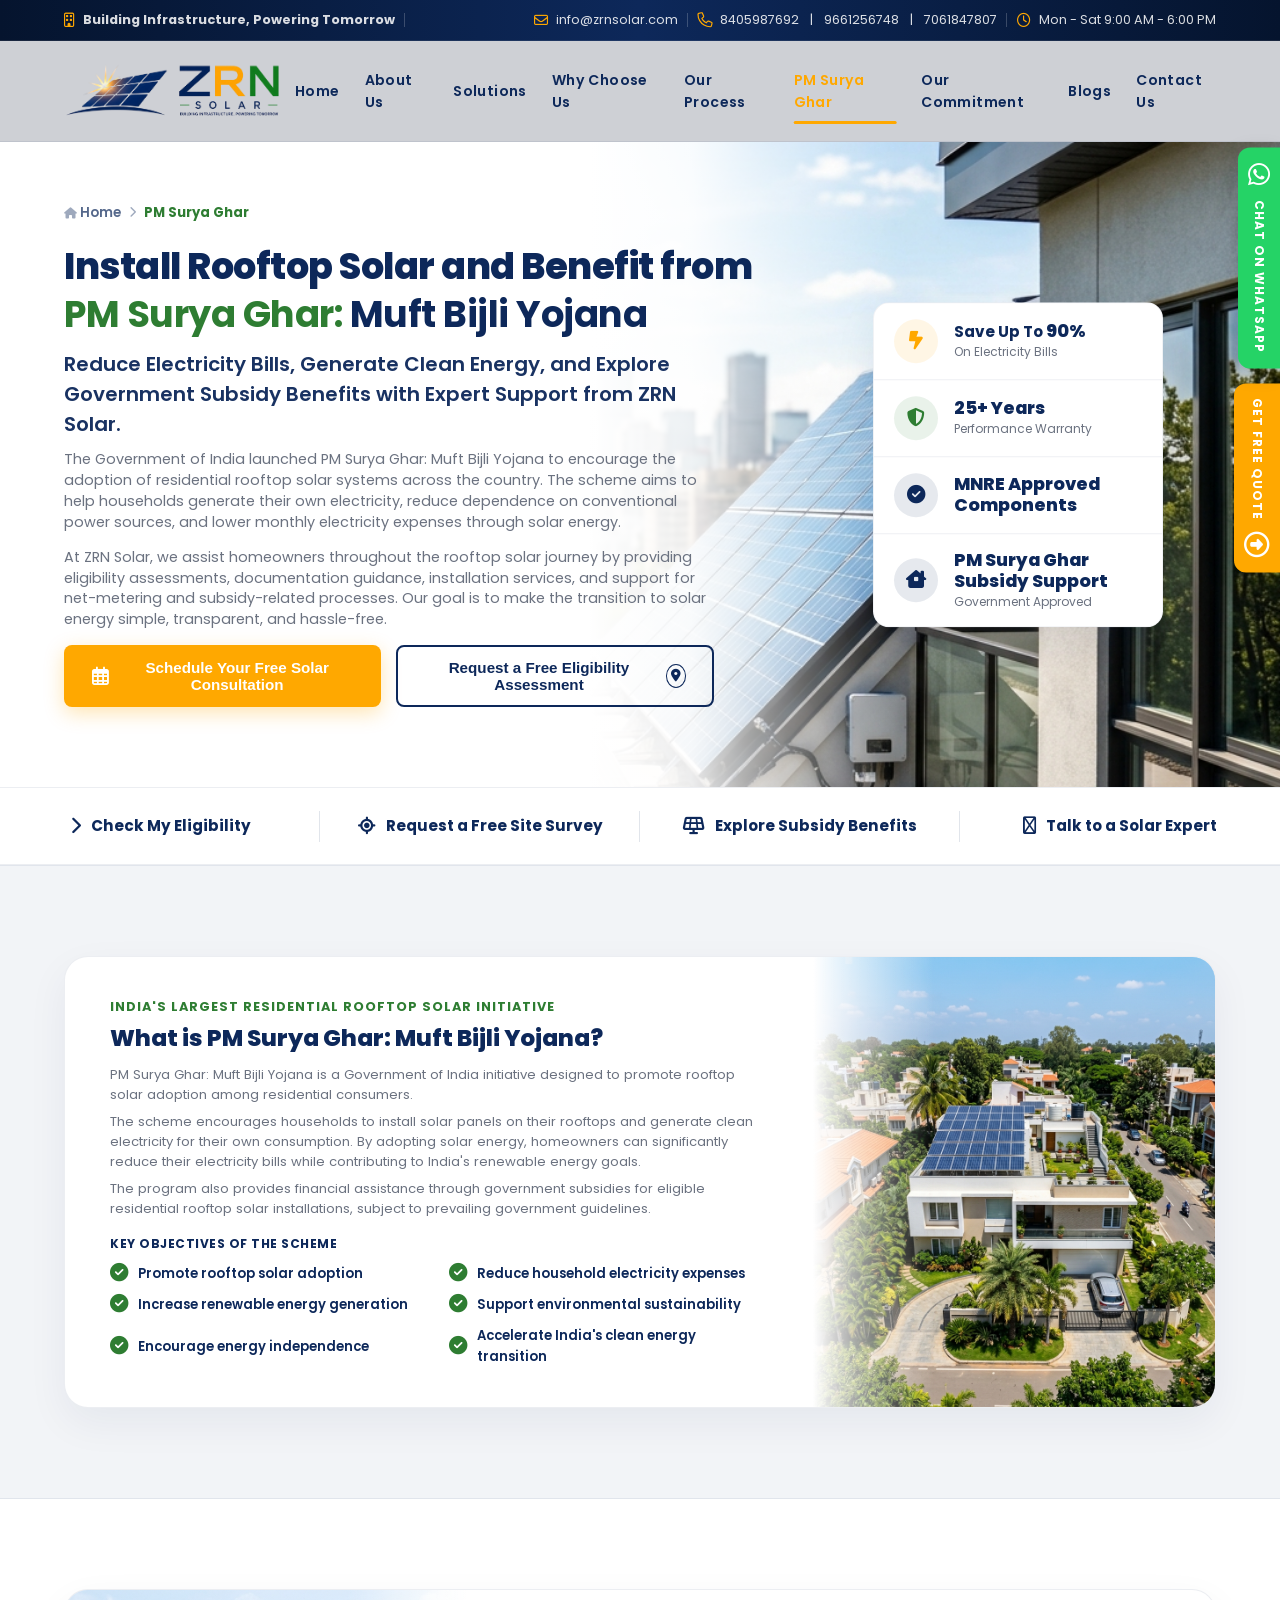
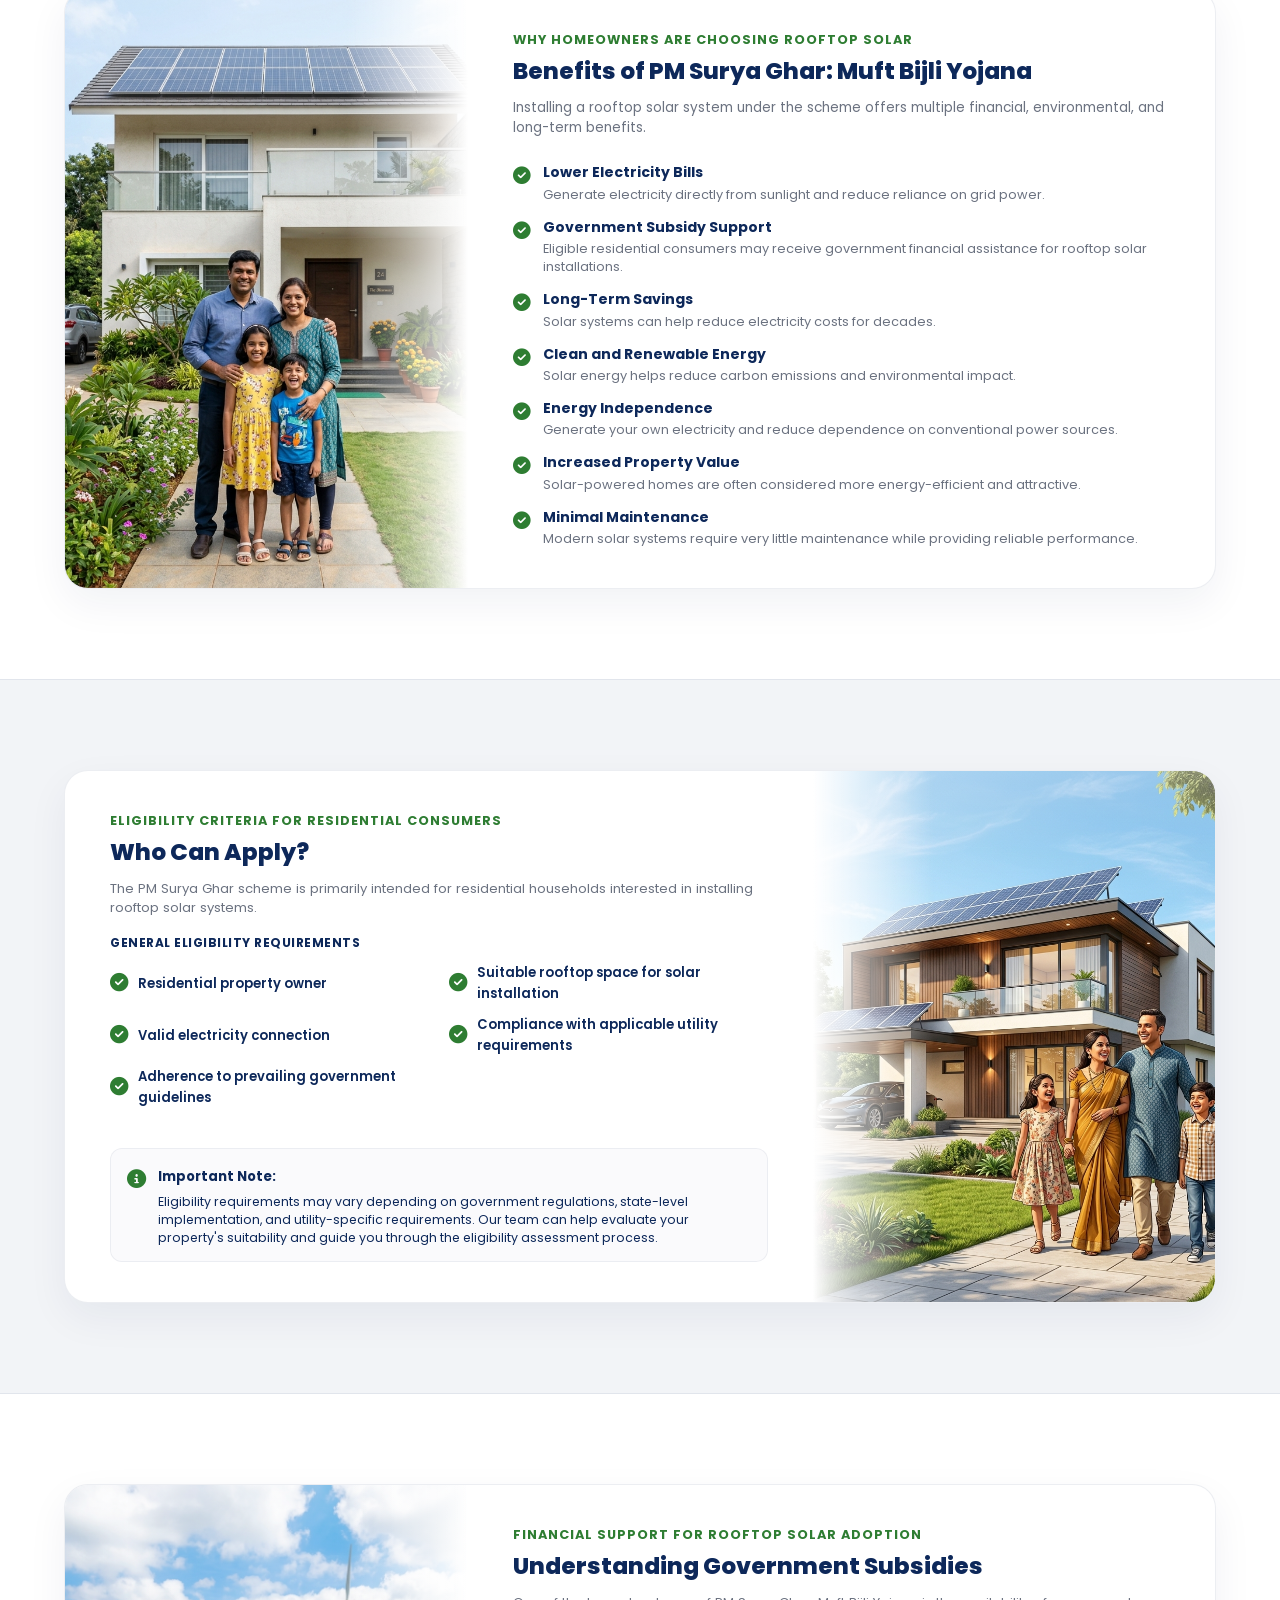
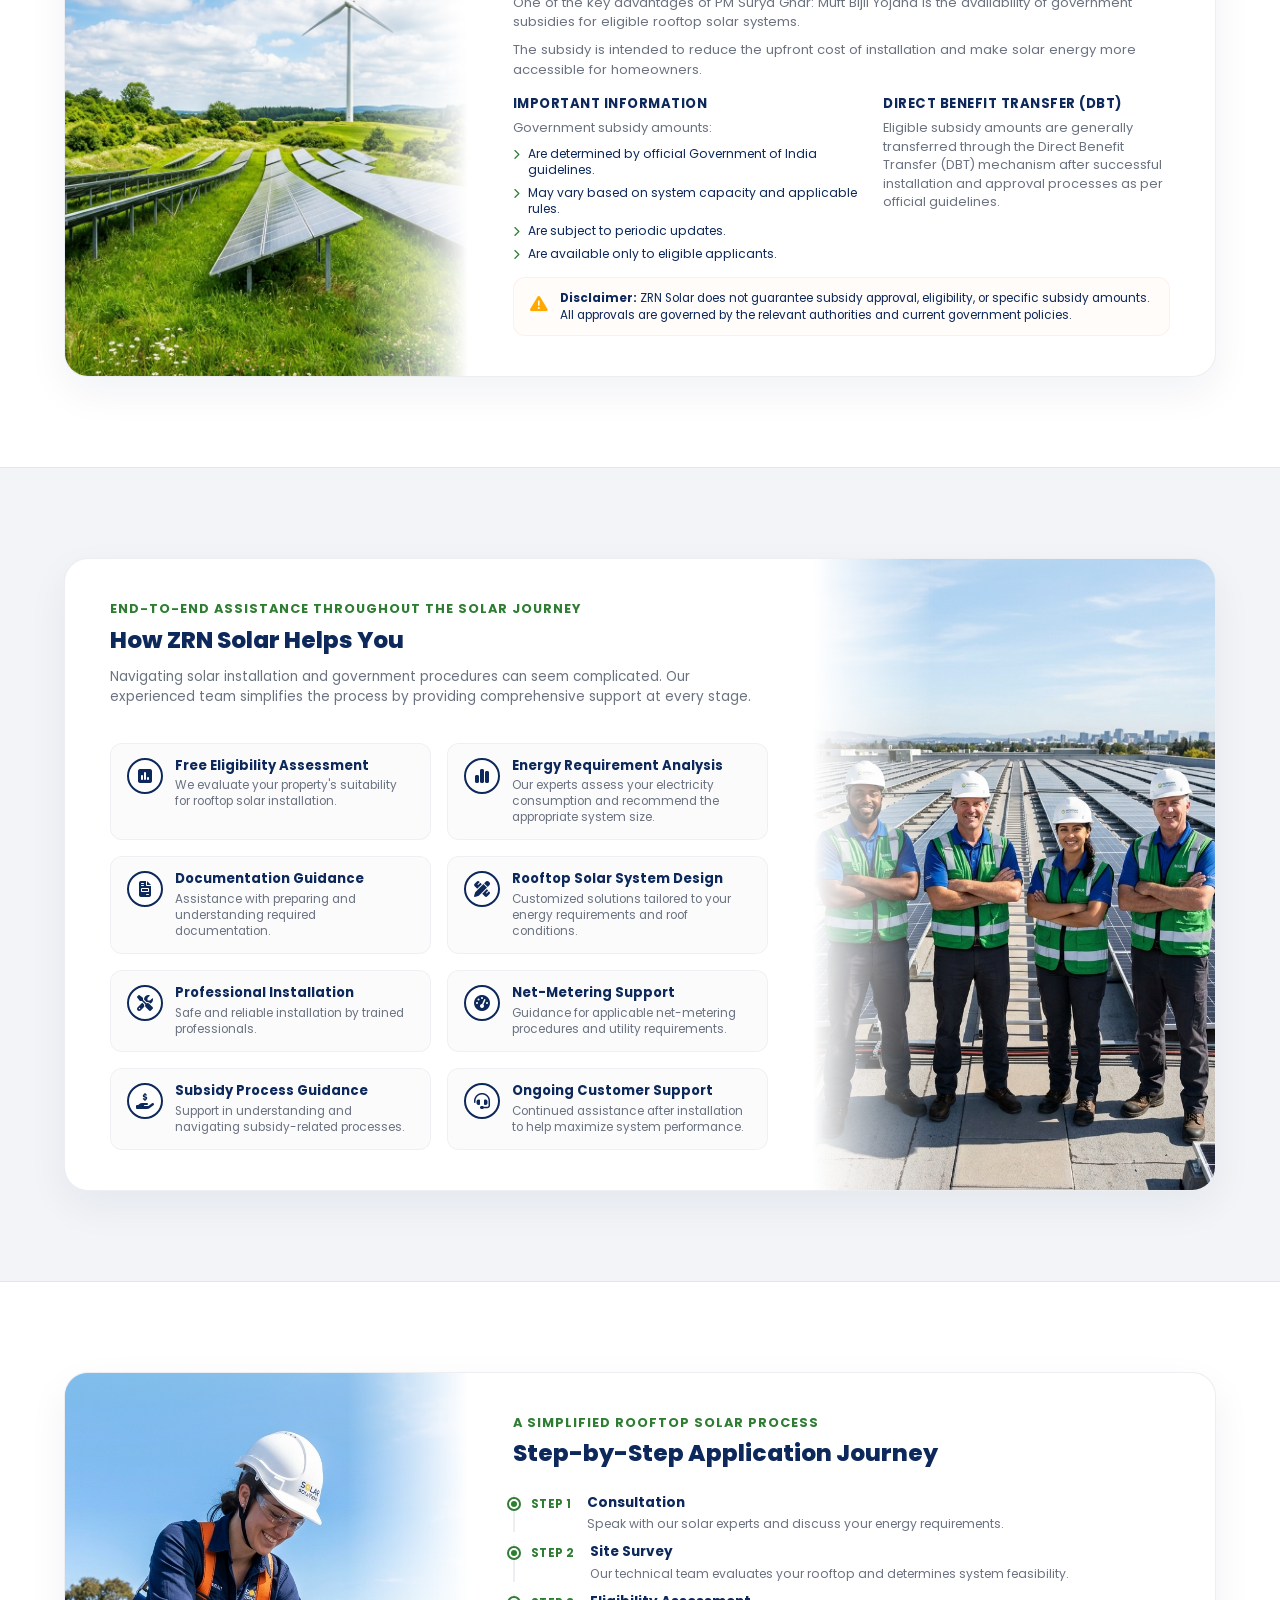
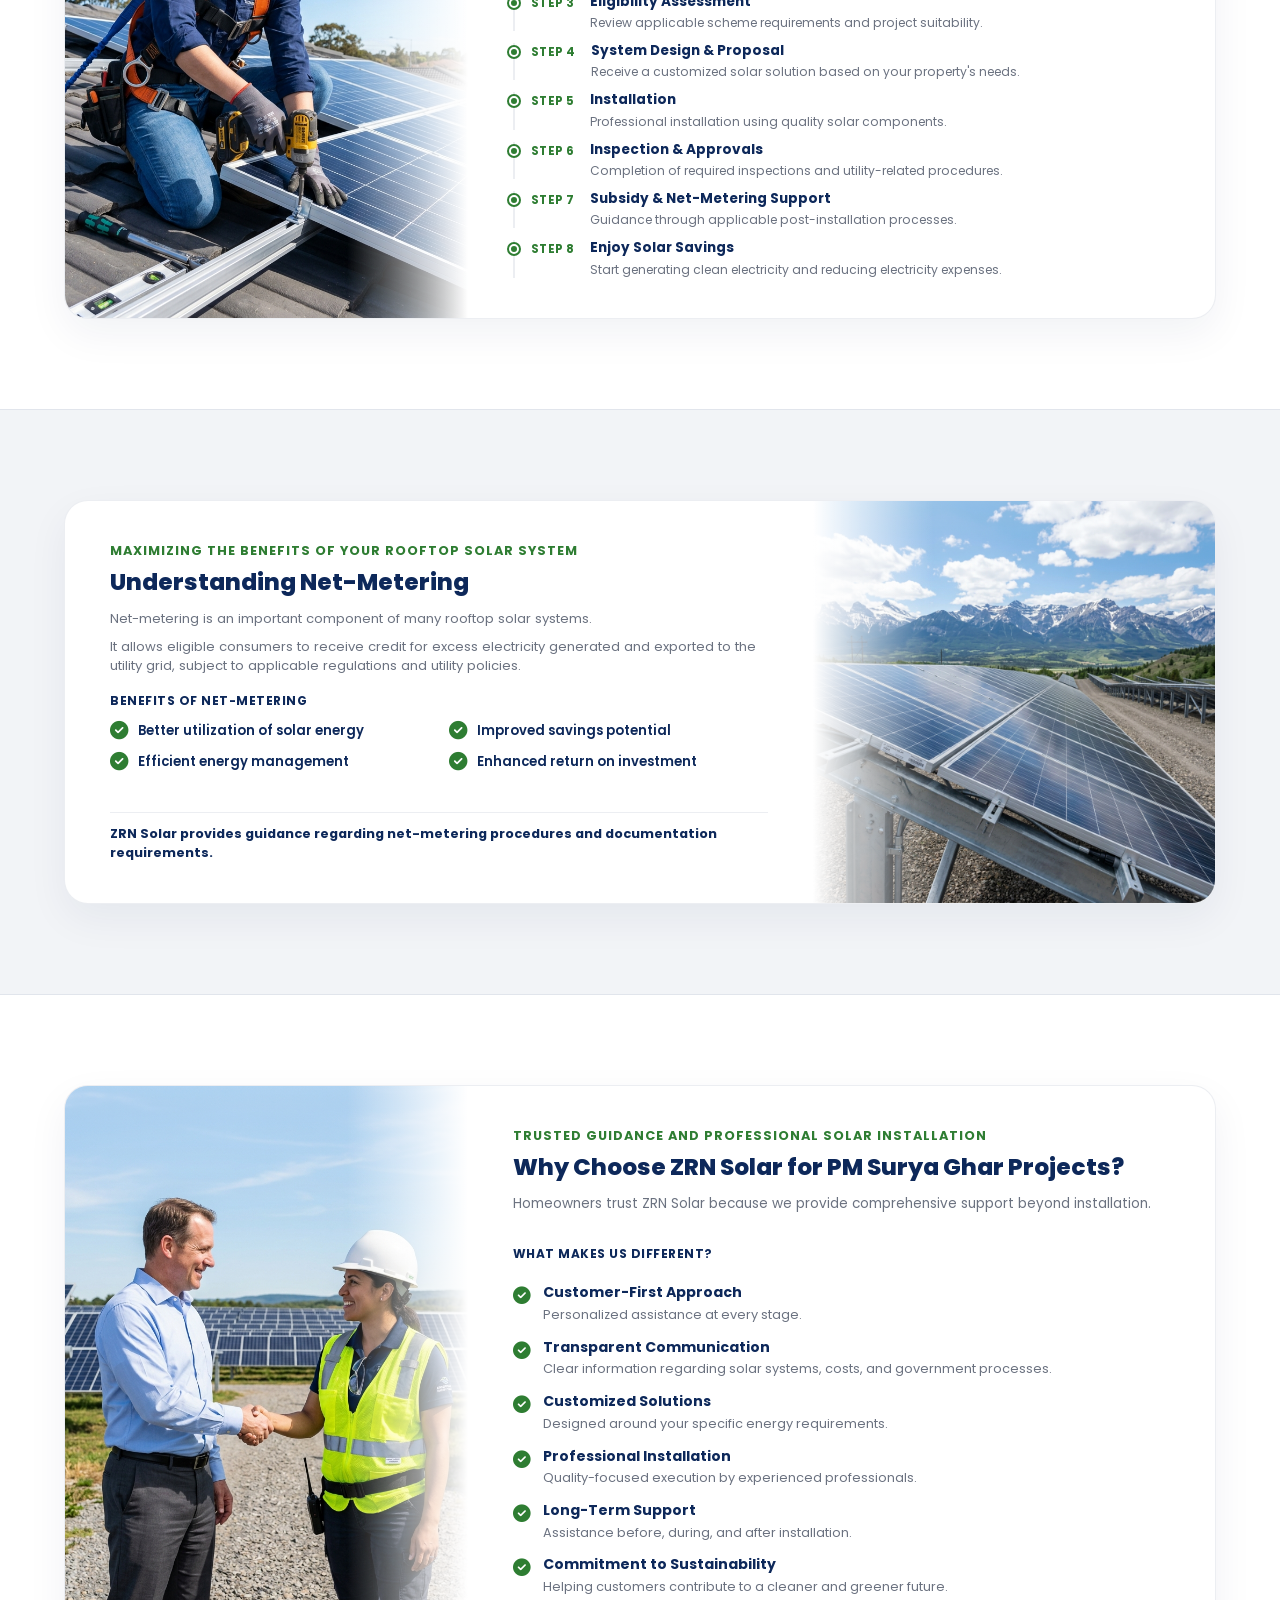
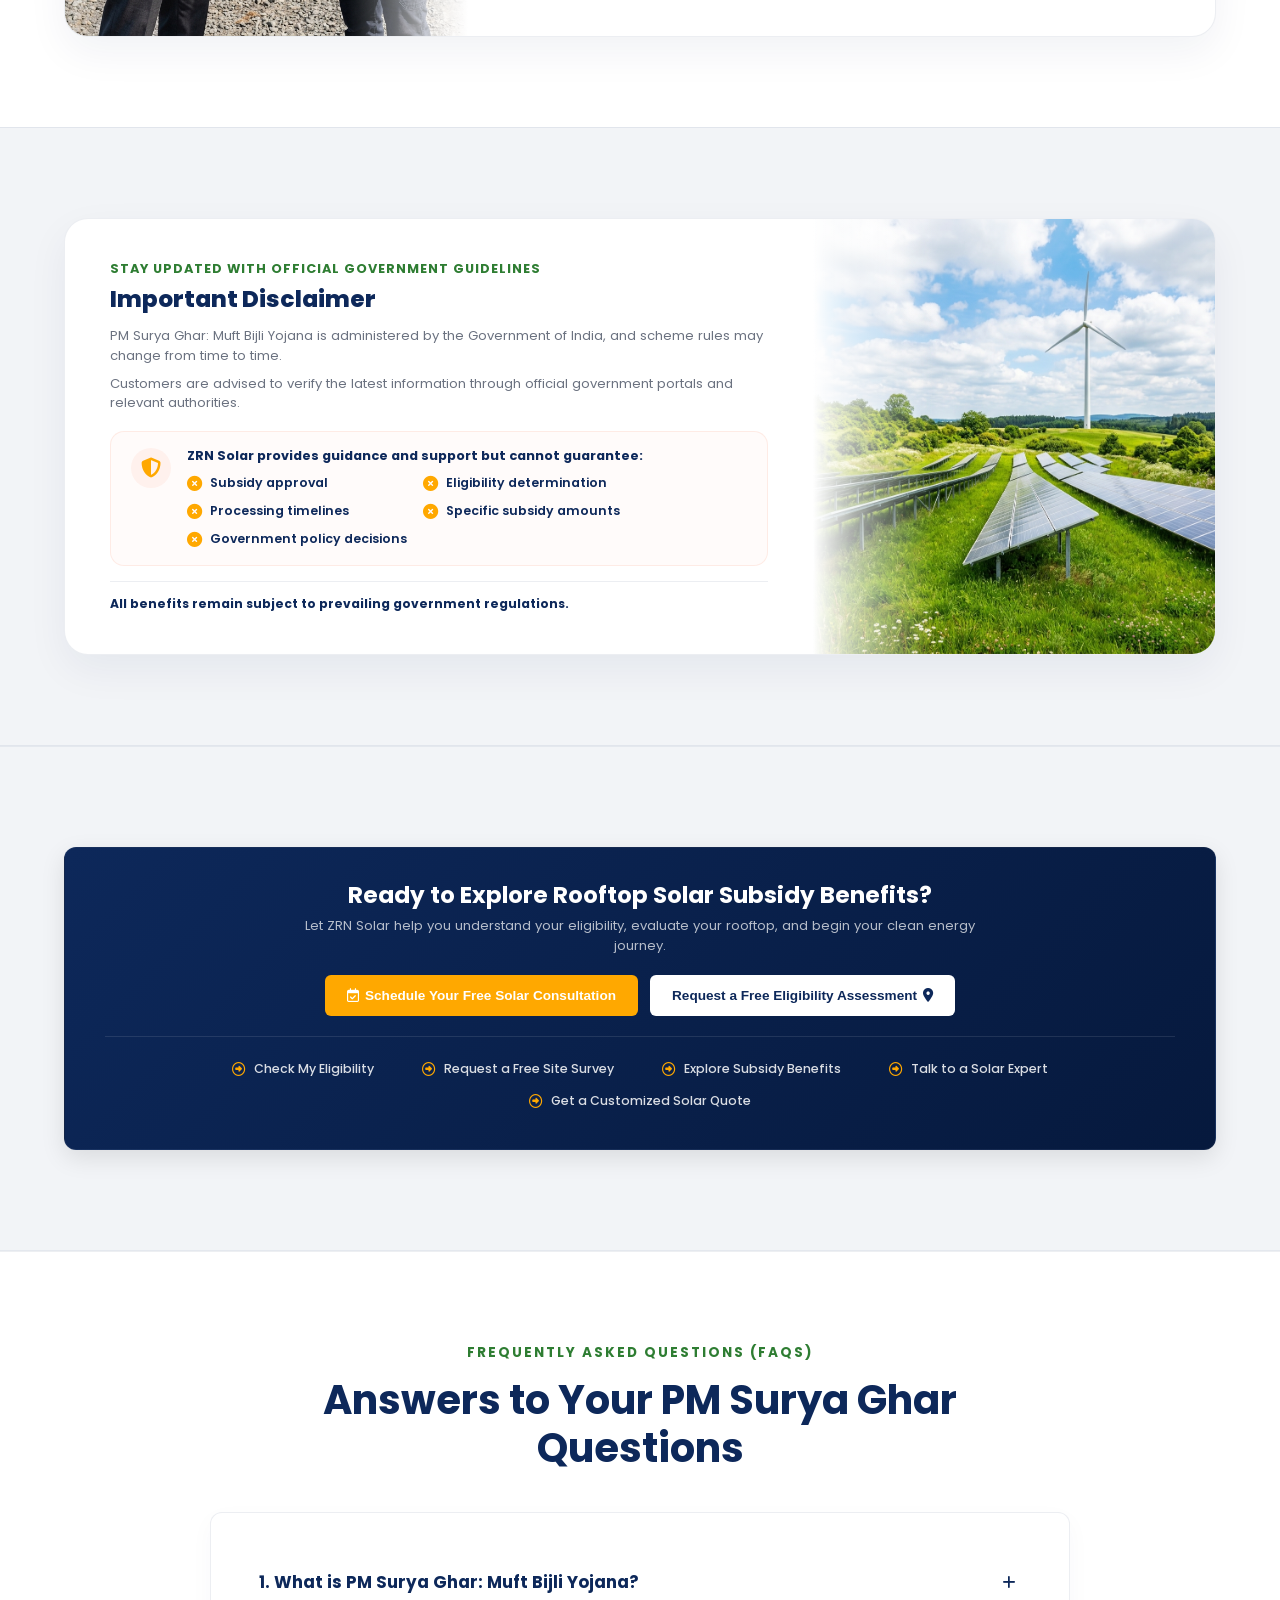
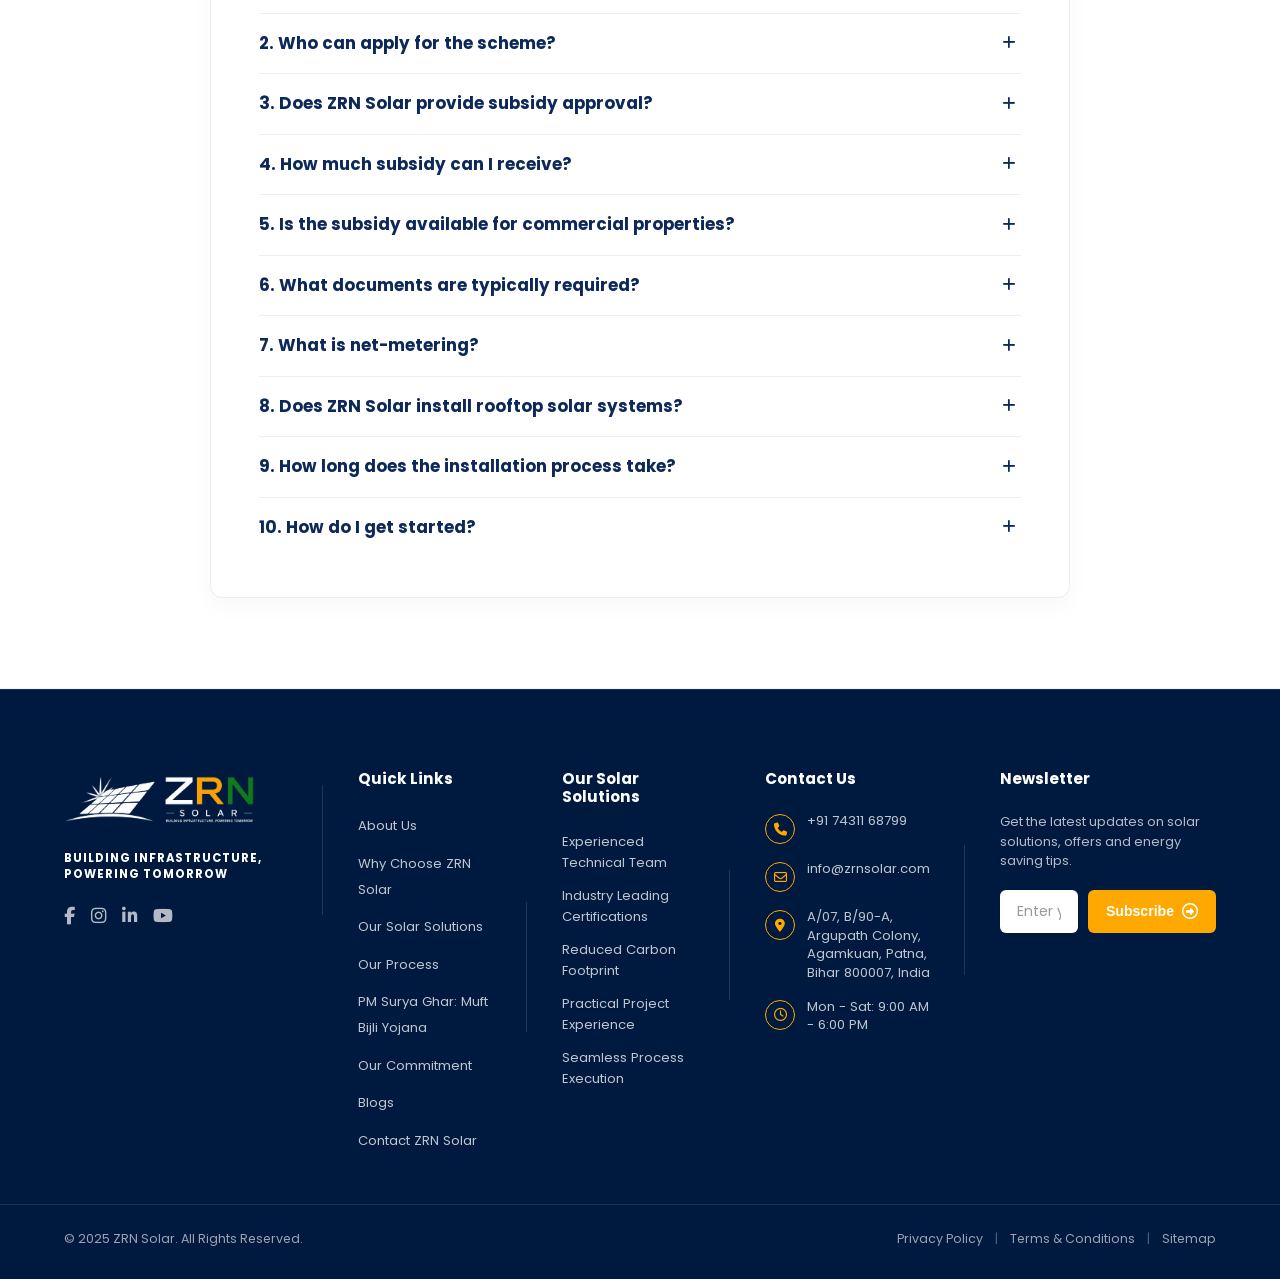
<file: pm-surya-ghar.html>
<!DOCTYPE html>
<html lang="en">

<head>
  <meta charset="UTF-8">
  <meta name="viewport" content="width=device-width, initial-scale=1.0">
  <meta name="title" content="PM Surya Ghar Yojana | Rooftop Solar Subsidy Guide | ZRN Solar">
  <meta name="description"
    content="Learn about PM Surya Ghar: Muft Bijli Yojana, rooftop solar subsidies, eligibility, benefits, application process, and how ZRN Solar helps homeowners install solar systems and access government support.">
  <title>PM Surya Ghar: Muft Bijli Yojana | Rooftop Solar Subsidy Assistance | ZRN Solar</title>
  <link rel="stylesheet" href="styles.css?v=69">
  <link rel="stylesheet" href="https://cdnjs.cloudflare.com/ajax/libs/font-awesome/6.4.0/css/all.min.css">
  <link rel="stylesheet" href="pm-surya-ghar.css?v=1">
</head>

<body>

  <!-- Top Info Bar -->
  <div class="top-container">
    <div class="container">
      <div class="top-bar-container">
        <div class="top-info-item tagline-item">
          <i class="fa-regular fa-building"></i>
          <strong>Building Infrastructure, Powering Tomorrow</strong>
        </div>
        <div class="top-bar-right-items">
          <div class="top-info-item">
            <i class="fa-regular fa-envelope"></i>
            <a href="mailto:info@zrnsolar.com">info@zrnsolar.com</a>
          </div>
          <div class="top-info-item">
            <i class="fa-solid fa-phone hollow-phone"></i>
            <a href="tel:8405987692">8405987692</a>&nbsp;|&nbsp;
            <a href="tel:9661256748">9661256748</a>&nbsp;|&nbsp;
            <a href="tel:7061847807">7061847807</a>
          </div>
          <div class="top-info-item">
            <i class="fa-regular fa-clock"></i>
            <time>Mon - Sat 9:00 AM - 6:00 PM</time>
          </div>
        </div>
      </div>
    </div>
  </div>

  <!-- Header & Navigation -->
  <header class="site-header" id="mainHeader">
    <div class="navbar-container">
      <div class="container">
        <div class="main-nav">
          <div class="logo-area">
            <div class="logo-wrapper">
              <a href="index.html" id="navLogo">
                <img src="assets/logo/logo.png" alt="ZRN Solar Logo" class="site-logo">
              </a>
            </div>
          </div>

          <nav class="nav-menu" id="navMenu">
            <a href="index.html" class="nav-link">Home</a>
            <a href="about.html" class="nav-link">About Us</a>
            <a href="solutions.html" class="nav-link">Solutions</a>
            <a href="why-choose.html" class="nav-link">Why Choose Us</a>
            <a href="process.html" class="nav-link">Our Process</a>
            <a href="pm-surya-ghar.html" class="nav-link active">PM Surya Ghar</a>
            <a href="commitment.html" class="nav-link">Our Commitment</a>
            <a href="blogs.html" class="nav-link">Blogs</a>
            <a href="contact.html" class="nav-link">Contact Us</a>
          </nav>

          <button class="menu-toggle" id="menuToggle" aria-label="Toggle Menu">
            <i class="hamburger-bar"></i>
            <i class="hamburger-bar"></i>
            <i class="hamburger-bar"></i>
          </button>
        </div>
      </div>
    </div>
  </header>

  <!-- Hero Section -->
  <section class="hero" id="pm-hero">
    <div class="hero-container container">
      <div class="hero-content">
        <div class="hero-breadcrumb">
          <a href="index.html"><i class="fa-solid fa-house"></i> Home</a>
          <i class="fa-solid fa-chevron-right"></i>
          <span>PM Surya Ghar</span>
        </div>

        <h1 class="hero-title">
          <div class="hero-title-line">Install Rooftop Solar and Benefit from</div>
          <div class="hero-title-line"><strong class="text-highlight-green">PM Surya Ghar:</strong> <b
              class="text-highlight-navy">Muft Bijli Yojana</b></div>
        </h1>

        <p class="hero-subheadline">
          Reduce Electricity Bills, Generate Clean Energy, and Explore Government Subsidy Benefits with Expert Support from ZRN Solar.
        </p>
        <div class="hero-desc">
          <p style="margin-bottom: 14px;">
            The Government of India launched PM Surya Ghar: Muft Bijli Yojana to encourage the adoption of residential rooftop solar systems across the country. The scheme aims to help households generate their own electricity, reduce dependence on conventional power sources, and lower monthly electricity expenses through solar energy.
          </p>
          <p>
            At ZRN Solar, we assist homeowners throughout the rooftop solar journey by providing eligibility assessments, documentation guidance, installation services, and support for net-metering and subsidy-related processes. Our goal is to make the transition to solar energy simple, transparent, and hassle-free.
          </p>
        </div>

        <div class="hero-buttons">
          <button class="hero-btn-primary" id="heroPrimaryCTA" onclick="window.location.href='contact.html'">
            <i class="fa-regular fa-calendar-days btn-icon-left"></i>
            Schedule Your Free Solar Consultation
          </button>
          <button class="hero-btn-secondary" id="heroSecondaryCTA" onclick="window.location.href='contact.html'">
            Request a Free Eligibility Assessment
            <i class="btn-icon-circle"><i class="fa-solid fa-location-dot"></i></i>
          </button>
        </div>
      </div>

      <div class="hero-visual-panel">
        <div class="hero-image-wrapper">
          <img src="assets/images/hero_solar.png" alt="PM Surya Ghar Solar Installation" class="hero-img-bg">
        </div>

        <div class="hero-sidebar-panel" id="heroSidebarPanel">
          <div class="sidebar-item" id="sidebarElectricity">
            <div class="card-icon-circle circle-orange">
              <i class="fa-solid fa-bolt-lightning"></i>
            </div>
            <div class="card-text">
              <h4 class="card-title">Save Up To <strong class="number-highlight">90%</strong></h4>
              <p class="card-desc">On Electricity Bills</p>
            </div>
          </div>

          <div class="sidebar-item" id="sidebarWarranty">
            <div class="card-icon-circle circle-green">
              <i class="fa-solid fa-shield-halved"></i>
            </div>
            <div class="card-text">
              <h4 class="card-title"><strong class="number-highlight">25+ Years</strong></h4>
              <p class="card-desc">Performance Warranty</p>
            </div>
          </div>

          <div class="sidebar-item" id="sidebarMNRE">
            <div class="card-icon-circle circle-navy">
              <i class="fa-solid fa-circle-check"></i>
            </div>
            <div class="card-text text-double-title">
              <h4 class="card-title"><strong class="number-highlight">MNRE Approved</strong></h4>
              <h4 class="card-title"><strong class="number-highlight">Components</strong></h4>
            </div>
          </div>

          <div class="sidebar-item" id="sidebarSubsidy">
            <div class="card-icon-circle circle-navy">
              <i class="fa-solid fa-house-chimney-window"></i>
            </div>
            <div class="card-text">
              <h4 class="card-title"><strong class="number-highlight">PM Surya Ghar</strong></h4>
              <h4 class="card-title"><strong class="number-highlight">Subsidy Support</strong></h4>
              <p class="card-desc">Government Approved</p>
            </div>
          </div>
        </div>
      </div>
    </div>
    <!-- Floating Action Buttons -->
    <div class="floating-badge-container">
      <a href="https://wa.me/918405987692" target="_blank" class="whatsapp-float-badge" id="whatsappFloatBadge"
        aria-label="Chat on WhatsApp">
        <i class="fa-brands fa-whatsapp whatsapp-icon"></i>
        <strong class="whatsapp-text">Chat on WhatsApp</strong>
      </a>
      <a href="contact.html" class="quote-float-badge" id="quoteFloatBadge"
        aria-label="Get Free Quote">
        <strong class="quote-float-text">Get Free Quote</strong>
        <i class="fa-regular fa-circle-right quote-float-icon"></i>
      </a>
    </div>
  </section>

  <!-- Hero CTA Quick Links Bar -->
  <div class="hero-cta-links-wrapper" id="heroCtaLinksWrapper">
    <div class="hero-cta-links-bar container" id="heroCtaLinksBar">
      <a href="#eligibility" class="cta-link-item">
        <i class="fa-solid fa-chevron-right link-icon"></i>
        <strong class="link-text">Check My Eligibility</strong>
      </a>
      <a href="contact.html" class="cta-link-item">
        <i class="fa-solid fa-location-crosshairs link-icon"></i>
        <strong class="link-text">Request a Free Site Survey</strong>
      </a>
      <a href="#subsidies" class="cta-link-item">
        <i class="fa-solid fa-solar-panel link-icon"></i>
        <strong class="link-text">Explore Subsidy Benefits</strong>
      </a>
      <a href="contact.html" class="cta-link-item">
        <i class="fa-regular fa-clipboard-check link-icon"></i>
        <strong class="link-text">Talk to a Solar Expert</strong>
      </a>
    </div>
  </div>

  <!-- Section 1: What is PM Surya Ghar: Muft Bijli Yojana? -->
  <section class="pm-section pm-bg-light" id="about-scheme">
    <div class="container">
      <div class="pm-card">
        <div class="pm-grid-row">
          
          <!-- Left Column: Content -->
          <div class="pm-text-card">
            <span class="pm-tagline">India's Largest Residential Rooftop Solar Initiative</span>
            <h2 class="pm-title">What is PM Surya Ghar: Muft Bijli Yojana?</h2>
            <div class="pm-desc-paragraphs">
              <p>PM Surya Ghar: Muft Bijli Yojana is a Government of India initiative designed to promote rooftop solar adoption among residential consumers.</p>
              <p>The scheme encourages households to install solar panels on their rooftops and generate clean electricity for their own consumption. By adopting solar energy, homeowners can significantly reduce their electricity bills while contributing to India's renewable energy goals.</p>
              <p>The program also provides financial assistance through government subsidies for eligible residential rooftop solar installations, subject to prevailing government guidelines.</p>
            </div>

            <h3 class="pm-checklist-title">Key Objectives of the Scheme</h3>
            <div class="pm-checklist-grid">
              <div class="pm-checklist-item"><i class="fa-solid fa-circle-check"></i> <span>Promote rooftop solar adoption</span></div>
              <div class="pm-checklist-item"><i class="fa-solid fa-circle-check"></i> <span>Reduce household electricity expenses</span></div>
              <div class="pm-checklist-item"><i class="fa-solid fa-circle-check"></i> <span>Increase renewable energy generation</span></div>
              <div class="pm-checklist-item"><i class="fa-solid fa-circle-check"></i> <span>Support environmental sustainability</span></div>
              <div class="pm-checklist-item"><i class="fa-solid fa-circle-check"></i> <span>Encourage energy independence</span></div>
              <div class="pm-checklist-item"><i class="fa-solid fa-circle-check"></i> <span>Accelerate India's clean energy transition</span></div>
            </div>
          </div>

          <!-- Right Column: Image -->
          <div class="pm-image-card">
            <img src="assets/images/solar_residential.png" alt="PM Surya Ghar Rooftop Solar Initiative">
            <div class="pm-image-fade fade-to-left"></div>
          </div>

        </div>
      </div>
    </div>
  </section>

  <!-- Section 2: Benefits of PM Surya Ghar: Muft Bijli Yojana -->
  <section class="pm-section pm-bg-white" id="benefits">
    <div class="container">
      <div class="pm-card">
        <div class="pm-grid-row reverse-row">

          <!-- Left Column: Image -->
          <div class="pm-image-card">
            <img src="assets/images/family_solar_home.png" alt="Family Solar Home Rooftop Solar System">
            <div class="pm-image-fade fade-to-right"></div>
          </div>

          <!-- Right Column: Content -->
          <div class="pm-text-card">
            <span class="pm-tagline">Why Homeowners Are Choosing Rooftop Solar</span>
            <h2 class="pm-title">Benefits of PM Surya Ghar: Muft Bijli Yojana</h2>
            <p class="pm-intro-text">
              Installing a rooftop solar system under the scheme offers multiple financial, environmental, and long-term benefits.
            </p>

            <div class="pm-benefits-list">
              <div class="benefit-desc-item">
                <div class="benefit-bullet"><i class="fa-solid fa-circle-check"></i></div>
                <div class="benefit-body">
                  <strong>Lower Electricity Bills</strong>
                  <p>Generate electricity directly from sunlight and reduce reliance on grid power.</p>
                </div>
              </div>
              <div class="benefit-desc-item">
                <div class="benefit-bullet"><i class="fa-solid fa-circle-check"></i></div>
                <div class="benefit-body">
                  <strong>Government Subsidy Support</strong>
                  <p>Eligible residential consumers may receive government financial assistance for rooftop solar installations.</p>
                </div>
              </div>
              <div class="benefit-desc-item">
                <div class="benefit-bullet"><i class="fa-solid fa-circle-check"></i></div>
                <div class="benefit-body">
                  <strong>Long-Term Savings</strong>
                  <p>Solar systems can help reduce electricity costs for decades.</p>
                </div>
              </div>
              <div class="benefit-desc-item">
                <div class="benefit-bullet"><i class="fa-solid fa-circle-check"></i></div>
                <div class="benefit-body">
                  <strong>Clean and Renewable Energy</strong>
                  <p>Solar energy helps reduce carbon emissions and environmental impact.</p>
                </div>
              </div>
              <div class="benefit-desc-item">
                <div class="benefit-bullet"><i class="fa-solid fa-circle-check"></i></div>
                <div class="benefit-body">
                  <strong>Energy Independence</strong>
                  <p>Generate your own electricity and reduce dependence on conventional power sources.</p>
                </div>
              </div>
              <div class="benefit-desc-item">
                <div class="benefit-bullet"><i class="fa-solid fa-circle-check"></i></div>
                <div class="benefit-body">
                  <strong>Increased Property Value</strong>
                  <p>Solar-powered homes are often considered more energy-efficient and attractive.</p>
                </div>
              </div>
              <div class="benefit-desc-item">
                <div class="benefit-bullet"><i class="fa-solid fa-circle-check"></i></div>
                <div class="benefit-body">
                  <strong>Minimal Maintenance</strong>
                  <p>Modern solar systems require very little maintenance while providing reliable performance.</p>
                </div>
              </div>
            </div>
          </div>

        </div>
      </div>
    </div>
  </section>

  <!-- Section 3: Who Can Apply? -->
  <section class="pm-section pm-bg-light" id="eligibility">
    <div class="container">
      <div class="pm-card">
        <div class="pm-grid-row">

          <!-- Left Column: Content -->
          <div class="pm-text-card">
            <span class="pm-tagline">Eligibility Criteria for Residential Consumers</span>
            <h2 class="pm-title">Who Can Apply?</h2>
            <div class="pm-desc-paragraphs">
              <p>The PM Surya Ghar scheme is primarily intended for residential households interested in installing rooftop solar systems.</p>
            </div>

            <h3 class="pm-checklist-title">General Eligibility Requirements</h3>
            <div class="pm-checklist-grid" style="margin-bottom: 20px;">
              <div class="pm-checklist-item"><i class="fa-solid fa-circle-check"></i> <span>Residential property owner</span></div>
              <div class="pm-checklist-item"><i class="fa-solid fa-circle-check"></i> <span>Suitable rooftop space for solar installation</span></div>
              <div class="pm-checklist-item"><i class="fa-solid fa-circle-check"></i> <span>Valid electricity connection</span></div>
              <div class="pm-checklist-item"><i class="fa-solid fa-circle-check"></i> <span>Compliance with applicable utility requirements</span></div>
              <div class="pm-checklist-item"><i class="fa-solid fa-circle-check"></i> <span>Adherence to prevailing government guidelines</span></div>
            </div>

            <div class="pm-info-alert-box">
              <div class="alert-icon"><i class="fa-solid fa-circle-info"></i></div>
              <div class="alert-content">
                <strong>Important Note:</strong>
                <p>Eligibility requirements may vary depending on government regulations, state-level implementation, and utility-specific requirements. Our team can help evaluate your property's suitability and guide you through the eligibility assessment process.</p>
              </div>
            </div>
          </div>

          <!-- Right Column: Image -->
          <div class="pm-image-card">
            <img src="assets/images/pm_surya_ghar.png" alt="PM Surya Ghar Subsidy Eligibility">
            <div class="pm-image-fade fade-to-left"></div>
          </div>

        </div>
      </div>
    </div>
  </section>

  <!-- Section 4: Understanding Government Subsidies -->
  <section class="pm-section pm-bg-white" id="subsidies">
    <div class="container">
      <div class="pm-card">
        <div class="pm-grid-row reverse-row">

          <!-- Left Column: Image -->
          <div class="pm-image-card">
            <img src="assets/images/clean_energy_landscape.png" alt="Government Subsidy for Solar Panels">
            <div class="pm-image-fade fade-to-right"></div>
          </div>

          <!-- Right Column: Content -->
          <div class="pm-text-card">
            <span class="pm-tagline">Financial Support for Rooftop Solar Adoption</span>
            <h2 class="pm-title">Understanding Government Subsidies</h2>
            <div class="pm-desc-paragraphs">
              <p>One of the key advantages of PM Surya Ghar: Muft Bijli Yojana is the availability of government subsidies for eligible rooftop solar systems.</p>
              <p>The subsidy is intended to reduce the upfront cost of installation and make solar energy more accessible for homeowners.</p>
            </div>

            <div class="pm-subsidy-details-row">
              <div class="pm-subsidy-col">
                <h4 class="pm-sub-heading">Important Information</h4>
                <p class="pm-small-text">Government subsidy amounts:</p>
                <div class="pm-bullet-list">
                  <div class="bullet-item-small"><i class="fa-solid fa-chevron-right"></i> <span>Are determined by official Government of India guidelines.</span></div>
                  <div class="bullet-item-small"><i class="fa-solid fa-chevron-right"></i> <span>May vary based on system capacity and applicable rules.</span></div>
                  <div class="bullet-item-small"><i class="fa-solid fa-chevron-right"></i> <span>Are subject to periodic updates.</span></div>
                  <div class="bullet-item-small"><i class="fa-solid fa-chevron-right"></i> <span>Are available only to eligible applicants.</span></div>
                </div>
              </div>
              
              <div class="pm-subsidy-col">
                <h4 class="pm-sub-heading">Direct Benefit Transfer (DBT)</h4>
                <p class="pm-small-text">Eligible subsidy amounts are generally transferred through the Direct Benefit Transfer (DBT) mechanism after successful installation and approval processes as per official guidelines.</p>
              </div>
            </div>

            <div class="pm-disclaimer-card" style="margin-top: 15px;">
              <div class="disclaimer-icon-wrap"><i class="fa-solid fa-triangle-exclamation"></i></div>
              <div class="disclaimer-text-wrap">
                <strong>Disclaimer:</strong> ZRN Solar does not guarantee subsidy approval, eligibility, or specific subsidy amounts. All approvals are governed by the relevant authorities and current government policies.
              </div>
            </div>
          </div>

        </div>
      </div>
    </div>
  </section>

  <!-- Section 5: How ZRN Solar Helps You -->
  <section class="pm-section pm-bg-light" id="how-zrn-helps">
    <div class="container">
      <div class="pm-card">
        <div class="pm-grid-row">

          <!-- Left Column: Content -->
          <div class="pm-text-card">
            <span class="pm-tagline">End-to-End Assistance Throughout the Solar Journey</span>
            <h2 class="pm-title">How ZRN Solar Helps You</h2>
            <p class="pm-intro-text">
              Navigating solar installation and government procedures can seem complicated. Our experienced team simplifies the process by providing comprehensive support at every stage.
            </p>

            <div class="pm-services-grid">
              <div class="pm-service-box">
                <span class="service-icon"><i class="fa-solid fa-square-poll-vertical"></i></span>
                <div class="service-content">
                  <h5>Free Eligibility Assessment</h5>
                  <p>We evaluate your property's suitability for rooftop solar installation.</p>
                </div>
              </div>
              <div class="pm-service-box">
                <span class="service-icon"><i class="fa-solid fa-chart-simple"></i></span>
                <div class="service-content">
                  <h5>Energy Requirement Analysis</h5>
                  <p>Our experts assess your electricity consumption and recommend the appropriate system size.</p>
                </div>
              </div>
              <div class="pm-service-box">
                <span class="service-icon"><i class="fa-solid fa-file-invoice"></i></span>
                <div class="service-content">
                  <h5>Documentation Guidance</h5>
                  <p>Assistance with preparing and understanding required documentation.</p>
                </div>
              </div>
              <div class="pm-service-box">
                <span class="service-icon"><i class="fa-solid fa-pen-ruler"></i></span>
                <div class="service-content">
                  <h5>Rooftop Solar System Design</h5>
                  <p>Customized solutions tailored to your energy requirements and roof conditions.</p>
                </div>
              </div>
              <div class="pm-service-box">
                <span class="service-icon"><i class="fa-solid fa-screwdriver-wrench"></i></span>
                <div class="service-content">
                  <h5>Professional Installation</h5>
                  <p>Safe and reliable installation by trained professionals.</p>
                </div>
              </div>
              <div class="pm-service-box">
                <span class="service-icon"><i class="fa-solid fa-gauge-high"></i></span>
                <div class="service-content">
                  <h5>Net-Metering Support</h5>
                  <p>Guidance for applicable net-metering procedures and utility requirements.</p>
                </div>
              </div>
              <div class="pm-service-box">
                <span class="service-icon"><i class="fa-solid fa-hand-holding-dollar"></i></span>
                <div class="service-content">
                  <h5>Subsidy Process Guidance</h5>
                  <p>Support in understanding and navigating subsidy-related processes.</p>
                </div>
              </div>
              <div class="pm-service-box">
                <span class="service-icon"><i class="fa-solid fa-headset"></i></span>
                <div class="service-content">
                  <h5>Ongoing Customer Support</h5>
                  <p>Continued assistance after installation to help maximize system performance.</p>
                </div>
              </div>
            </div>
          </div>

          <!-- Right Column: Image -->
          <div class="pm-image-card">
            <img src="assets/images/solar_technical_team.png" alt="ZRN Solar Experts Assisting Customers">
            <div class="pm-image-fade fade-to-left"></div>
          </div>

        </div>
      </div>
    </div>
  </section>

  <!-- Section 6: Step-by-Step Application Journey -->
  <section class="pm-section pm-bg-white" id="journey">
    <div class="container">
      <div class="pm-card">
        <div class="pm-grid-row reverse-row">

          <!-- Left Column: Image -->
          <div class="pm-image-card">
            <img src="assets/images/solar_technician_install.png" alt="ZRN Solar Installation Process">
            <div class="pm-image-fade fade-to-right"></div>
          </div>

          <!-- Right Column: Content -->
          <div class="pm-text-card">
            <span class="pm-tagline">A Simplified Rooftop Solar Process</span>
            <h2 class="pm-title">Step-by-Step Application Journey</h2>
            
            <div class="pm-journey-steps">
              <div class="journey-step-item">
                <div class="step-num">Step 1</div>
                <div class="step-text">
                  <h5>Consultation</h5>
                  <p>Speak with our solar experts and discuss your energy requirements.</p>
                </div>
              </div>
              <div class="journey-step-item">
                <div class="step-num">Step 2</div>
                <div class="step-text">
                  <h5>Site Survey</h5>
                  <p>Our technical team evaluates your rooftop and determines system feasibility.</p>
                </div>
              </div>
              <div class="journey-step-item">
                <div class="step-num">Step 3</div>
                <div class="step-text">
                  <h5>Eligibility Assessment</h5>
                  <p>Review applicable scheme requirements and project suitability.</p>
                </div>
              </div>
              <div class="journey-step-item">
                <div class="step-num">Step 4</div>
                <div class="step-text">
                  <h5>System Design & Proposal</h5>
                  <p>Receive a customized solar solution based on your property's needs.</p>
                </div>
              </div>
              <div class="journey-step-item">
                <div class="step-num">Step 5</div>
                <div class="step-text">
                  <h5>Installation</h5>
                  <p>Professional installation using quality solar components.</p>
                </div>
              </div>
              <div class="journey-step-item">
                <div class="step-num">Step 6</div>
                <div class="step-text">
                  <h5>Inspection & Approvals</h5>
                  <p>Completion of required inspections and utility-related procedures.</p>
                </div>
              </div>
              <div class="journey-step-item">
                <div class="step-num">Step 7</div>
                <div class="step-text">
                  <h5>Subsidy & Net-Metering Support</h5>
                  <p>Guidance through applicable post-installation processes.</p>
                </div>
              </div>
              <div class="journey-step-item">
                <div class="step-num">Step 8</div>
                <div class="step-text">
                  <h5>Enjoy Solar Savings</h5>
                  <p>Start generating clean electricity and reducing electricity expenses.</p>
                </div>
              </div>
            </div>
          </div>

        </div>
      </div>
    </div>
  </section>

  <!-- Section 7: Understanding Net-Metering -->
  <section class="pm-section pm-bg-light" id="net-metering">
    <div class="container">
      <div class="pm-card">
        <div class="pm-grid-row">

          <!-- Left Column: Content -->
          <div class="pm-text-card">
            <span class="pm-tagline">Maximizing the Benefits of Your Rooftop Solar System</span>
            <h2 class="pm-title">Understanding Net-Metering</h2>
            <div class="pm-desc-paragraphs">
              <p>Net-metering is an important component of many rooftop solar systems.</p>
              <p>It allows eligible consumers to receive credit for excess electricity generated and exported to the utility grid, subject to applicable regulations and utility policies.</p>
            </div>

            <h3 class="pm-checklist-title">Benefits of Net-Metering</h3>
            <div class="pm-checklist-grid" style="margin-bottom: 20px;">
              <div class="pm-checklist-item"><i class="fa-solid fa-circle-check"></i> <span>Better utilization of solar energy</span></div>
              <div class="pm-checklist-item"><i class="fa-solid fa-circle-check"></i> <span>Improved savings potential</span></div>
              <div class="pm-checklist-item"><i class="fa-solid fa-circle-check"></i> <span>Efficient energy management</span></div>
              <div class="pm-checklist-item"><i class="fa-solid fa-circle-check"></i> <span>Enhanced return on investment</span></div>
            </div>

            <p class="pm-footer-note">
              ZRN Solar provides guidance regarding net-metering procedures and documentation requirements.
            </p>
          </div>

          <!-- Right Column: Image -->
          <div class="pm-image-card">
            <img src="assets/images/solar_rack.png" alt="Solar Panel Net-Metering Utility System">
            <div class="pm-image-fade fade-to-left"></div>
          </div>

        </div>
      </div>
    </div>
  </section>

  <!-- Section 8: Why Choose ZRN Solar for PM Surya Ghar Projects? -->
  <section class="pm-section pm-bg-white" id="why-choose-zrn">
    <div class="container">
      <div class="pm-card">
        <div class="pm-grid-row reverse-row">

          <!-- Left Column: Image -->
          <div class="pm-image-card">
            <img src="assets/images/handshake_solar.png" alt="Why Choose ZRN Solar for PM Surya Ghar Projects">
            <div class="pm-image-fade fade-to-right"></div>
          </div>

          <!-- Right Column: Content -->
          <div class="pm-text-card">
            <span class="pm-tagline">Trusted Guidance and Professional Solar Installation</span>
            <h2 class="pm-title">Why Choose ZRN Solar for PM Surya Ghar Projects?</h2>
            <p class="pm-intro-text">
              Homeowners trust ZRN Solar because we provide comprehensive support beyond installation.
            </p>

            <h3 class="pm-checklist-title">What Makes Us Different?</h3>
            <div class="pm-benefits-list">
              <div class="benefit-desc-item">
                <div class="benefit-bullet"><i class="fa-solid fa-circle-check"></i></div>
                <div class="benefit-body">
                  <strong>Customer-First Approach</strong>
                  <p>Personalized assistance at every stage.</p>
                </div>
              </div>
              <div class="benefit-desc-item">
                <div class="benefit-bullet"><i class="fa-solid fa-circle-check"></i></div>
                <div class="benefit-body">
                  <strong>Transparent Communication</strong>
                  <p>Clear information regarding solar systems, costs, and government processes.</p>
                </div>
              </div>
              <div class="benefit-desc-item">
                <div class="benefit-bullet"><i class="fa-solid fa-circle-check"></i></div>
                <div class="benefit-body">
                  <strong>Customized Solutions</strong>
                  <p>Designed around your specific energy requirements.</p>
                </div>
              </div>
              <div class="benefit-desc-item">
                <div class="benefit-bullet"><i class="fa-solid fa-circle-check"></i></div>
                <div class="benefit-body">
                  <strong>Professional Installation</strong>
                  <p>Quality-focused execution by experienced professionals.</p>
                </div>
              </div>
              <div class="benefit-desc-item">
                <div class="benefit-bullet"><i class="fa-solid fa-circle-check"></i></div>
                <div class="benefit-body">
                  <strong>Long-Term Support</strong>
                  <p>Assistance before, during, and after installation.</p>
                </div>
              </div>
              <div class="benefit-desc-item">
                <div class="benefit-bullet"><i class="fa-solid fa-circle-check"></i></div>
                <div class="benefit-body">
                  <strong>Commitment to Sustainability</strong>
                  <p>Helping customers contribute to a cleaner and greener future.</p>
                </div>
              </div>
            </div>
          </div>

        </div>
      </div>
    </div>
  </section>

  <!-- Section 9: Important Disclaimer -->
  <section class="pm-section pm-bg-light" id="policy-disclaimer">
    <div class="container">
      <div class="pm-card">
        <div class="pm-grid-row">

          <!-- Left Column: Content -->
          <div class="pm-text-card">
            <span class="pm-tagline">Stay Updated with Official Government Guidelines</span>
            <h2 class="pm-title">Important Disclaimer</h2>
            <div class="pm-desc-paragraphs">
              <p>PM Surya Ghar: Muft Bijli Yojana is administered by the Government of India, and scheme rules may change from time to time.</p>
              <p>Customers are advised to verify the latest information through official government portals and relevant authorities.</p>
            </div>

            <div class="pm-warning-alert-card">
              <div class="warning-icon-wrap"><i class="fa-solid fa-shield-halved"></i></div>
              <div class="warning-content-wrap">
                <h4 class="warning-box-title">ZRN Solar provides guidance and support but cannot guarantee:</h4>
                <div class="warning-bullet-list">
                  <div class="warning-bullet-item"><i class="fa-solid fa-circle-xmark"></i> <span>Subsidy approval</span></div>
                  <div class="warning-bullet-item"><i class="fa-solid fa-circle-xmark"></i> <span>Eligibility determination</span></div>
                  <div class="warning-bullet-item"><i class="fa-solid fa-circle-xmark"></i> <span>Processing timelines</span></div>
                  <div class="warning-bullet-item"><i class="fa-solid fa-circle-xmark"></i> <span>Specific subsidy amounts</span></div>
                  <div class="warning-bullet-item"><i class="fa-solid fa-circle-xmark"></i> <span>Government policy decisions</span></div>
                </div>
              </div>
            </div>
            
            <p class="pm-disclaimer-footer-text">All benefits remain subject to prevailing government regulations.</p>
          </div>

          <!-- Right Column: Image -->
          <div class="pm-image-card">
            <img src="assets/images/clean_energy_landscape.png" alt="ZRN Solar Important Disclaimer Section">
            <div class="pm-image-fade fade-to-left"></div>
          </div>

        </div>
      </div>
    </div>
  </section>

  <!-- CTA Banner Section -->
  <section class="commitment-section pm-cta-section" id="cta-surya-ghar">
    <div class="container">
      <div class="commitment-cta-bar" style="margin-top: 0;">
        <div class="cta-left">
          <h3 class="cta-title">Ready to Explore Rooftop Solar Subsidy Benefits?</h3>
          <p class="cta-desc">Let ZRN Solar help you understand your eligibility, evaluate your rooftop, and begin your clean energy journey.</p>
        </div>

        <div class="cta-buttons">
          <button class="btn-cta-orange" onclick="window.location.href='contact.html'">
            <i class="fa-regular fa-calendar-check"></i>
            Schedule Your Free Solar Consultation
          </button>
          <button class="btn-cta-white" onclick="window.location.href='contact.html'">
            Request a Free Eligibility Assessment
            <i class="fa-solid fa-location-dot"></i>
          </button>
        </div>

        <div class="cta-quick-links">
          <a href="contact.html" class="cta-quick-link">
            <i class="fa-regular fa-circle-right"></i>
            Check My Eligibility
          </a>
          <a href="contact.html" class="cta-quick-link">
            <i class="fa-regular fa-circle-right"></i>
            Request a Free Site Survey
          </a>
          <a href="#subsidies" class="cta-quick-link">
            <i class="fa-regular fa-circle-right"></i>
            Explore Subsidy Benefits
          </a>
          <a href="contact.html" class="cta-quick-link">
            <i class="fa-regular fa-circle-right"></i>
            Talk to a Solar Expert
          </a>
          <a href="contact.html" class="cta-quick-link">
            <i class="fa-regular fa-circle-right"></i>
            Get a Customized Solar Quote
          </a>
        </div>
      </div>
    </div>
  </section>

  <!-- FAQ Section -->
  <section class="faq-section pm-faq-section" id="faq">
    <div class="container">
      <div class="section-header" style="text-align: center; margin-bottom: 40px;">
        <span class="section-subtitle"
          style="color: var(--brand-green); font-size: 0.85rem; font-weight: 700; text-transform: uppercase; letter-spacing: 2px; margin-bottom: 12px; display: block;">Frequently Asked Questions (FAQs)</span>
        <h2 class="section-title">Answers to Your PM Surya Ghar Questions</h2>
      </div>

      <div class="faq-container">
        <div class="faq-card">
          <!-- Item 1 -->
          <div class="faq-item">
            <div class="faq-question">
              <span>1. What is PM Surya Ghar: Muft Bijli Yojana?</span>
              <span class="faq-toggle"><i class="fa-solid fa-plus"></i></span>
            </div>
            <div class="faq-answer">
              <p>It is a Government of India initiative designed to encourage residential rooftop solar adoption through financial assistance and support mechanisms.</p>
            </div>
          </div>

          <!-- Item 2 -->
          <div class="faq-item">
            <div class="faq-question">
              <span>2. Who can apply for the scheme?</span>
              <span class="faq-toggle"><i class="fa-solid fa-plus"></i></span>
            </div>
            <div class="faq-answer">
              <p>Residential consumers with suitable rooftop space and a valid electricity connection may be eligible, subject to prevailing government guidelines.</p>
            </div>
          </div>

          <!-- Item 3 -->
          <div class="faq-item">
            <div class="faq-question">
              <span>3. Does ZRN Solar provide subsidy approval?</span>
              <span class="faq-toggle"><i class="fa-solid fa-plus"></i></span>
            </div>
            <div class="faq-answer">
              <p>No. Subsidy approvals are handled by the relevant authorities. We provide guidance and support throughout the process.</p>
            </div>
          </div>

          <!-- Item 4 -->
          <div class="faq-item">
            <div class="faq-question">
              <span>4. How much subsidy can I receive?</span>
              <span class="faq-toggle"><i class="fa-solid fa-plus"></i></span>
            </div>
            <div class="faq-answer">
              <p>Subsidy amounts are determined by current Government of India guidelines and may change over time.</p>
            </div>
          </div>

          <!-- Item 5 -->
          <div class="faq-item">
            <div class="faq-question">
              <span>5. Is the subsidy available for commercial properties?</span>
              <span class="faq-toggle"><i class="fa-solid fa-plus"></i></span>
            </div>
            <div class="faq-answer">
              <p>The PM Surya Ghar scheme is primarily intended for residential rooftop solar installations. Customers should verify current eligibility guidelines.</p>
            </div>
          </div>

          <!-- Item 6 -->
          <div class="faq-item">
            <div class="faq-question">
              <span>6. What documents are typically required?</span>
              <span class="faq-toggle"><i class="fa-solid fa-plus"></i></span>
            </div>
            <div class="faq-answer">
              <p>Requirements vary depending on regulations and utility requirements. Our team can guide you through the documentation process.</p>
            </div>
          </div>

          <!-- Item 7 -->
          <div class="faq-item">
            <div class="faq-question">
              <span>7. What is net-metering?</span>
              <span class="faq-toggle"><i class="fa-solid fa-plus"></i></span>
            </div>
            <div class="faq-answer">
              <p>Net-metering allows eligible consumers to receive credits for surplus electricity exported to the grid, subject to applicable utility regulations.</p>
            </div>
          </div>

          <!-- Item 8 -->
          <div class="faq-item">
            <div class="faq-question">
              <span>8. Does ZRN Solar install rooftop solar systems?</span>
              <span class="faq-toggle"><i class="fa-solid fa-plus"></i></span>
            </div>
            <div class="faq-answer">
              <p>Yes. We provide complete rooftop solar solutions including consultation, design, installation, and support.</p>
            </div>
          </div>

          <!-- Item 9 -->
          <div class="faq-item">
            <div class="faq-question">
              <span>9. How long does the installation process take?</span>
              <span class="faq-toggle"><i class="fa-solid fa-plus"></i></span>
            </div>
            <div class="faq-answer">
              <p>Timelines vary depending on project size, approvals, and site conditions.</p>
            </div>
          </div>

          <!-- Item 10 -->
          <div class="faq-item">
            <div class="faq-question">
              <span>10. How do I get started?</span>
              <span class="faq-toggle"><i class="fa-solid fa-plus"></i></span>
            </div>
            <div class="faq-answer">
              <p>Contact ZRN Solar for a free consultation, eligibility assessment, and rooftop evaluation.</p>
            </div>
          </div>
        </div>
      </div>
    </div>
  </section>

  <!-- Footer -->
  <footer class="main-footer" id="contact">
    <div class="footer-container">

      <!-- Col 1: Brand Info & Socials -->
      <div class="footer-col brand-col">
        <a href="index.html" class="logo" style="margin-bottom: 12px; display: inline-block;">
          <img src="assets/logo/logo footer.png" alt="ZRN Solar Logo" class="logo-image footer-logo-image"
            style="height: 60px;">
        </a>
        <p
          style="text-transform: uppercase; font-size: 0.72rem; letter-spacing: 1px; font-weight: 700; line-height: 1.4; margin-bottom: 20px; color: #FFFFFF;">
          Building Infrastructure,<br>Powering Tomorrow
        </p>
        <div class="footer-socials-horizontal">
          <a href="#" aria-label="Facebook"><i class="fa-brands fa-facebook-f"></i></a>
          <a href="#" aria-label="Instagram"><i class="fa-brands fa-instagram"></i></a>
          <a href="#" aria-label="LinkedIn"><i class="fa-brands fa-linkedin-in"></i></a>
          <a href="#" aria-label="YouTube"><i class="fa-brands fa-youtube"></i></a>
        </div>
      </div>

      <!-- Col 2: Quick Links -->
      <div class="footer-col links-col">
        <h4>Quick Links</h4>
        <ul class="footer-links">
          <li><a href="about.html">About Us</a></li>
          <li><a href="why-choose.html">Why Choose ZRN Solar</a></li>
          <li><a href="solutions.html">Our Solar Solutions</a></li>
          <li><a href="process.html">Our Process</a></li>
          <li><a href="pm-surya-ghar.html">PM Surya Ghar: Muft Bijli Yojana</a></li>
          <li><a href="commitment.html">Our Commitment</a></li>
          <li><a href="blogs.html">Blogs</a></li>
          <li><a href="contact.html">Contact ZRN Solar</a></li>
        </ul>
      </div>

      <!-- Col 3: Technical Highlights -->
      <div class="footer-col info-col">
        <h4>Our Solar Solutions</h4>
        <ul class="footer-text-list">
          <li>Experienced Technical Team</li>
          <li>Industry Leading Certifications</li>
          <li>Reduced Carbon Footprint</li>
          <li>Practical Project Experience</li>
          <li>Seamless Process Execution</li>
        </ul>
      </div>

      <!-- Col 4: Contact Us -->
      <div class="footer-col contact-col">
        <h4>Contact Us</h4>
        <ul class="footer-contact-info">
          <li>
            <i class="fa-solid fa-phone"></i>
            <a href="tel:7431168799">+91 74311 68799</a>
          </li>
          <li>
            <i class="fa-regular fa-envelope"></i>
            <a href="mailto:info@zrnsolar.com">info@zrnsolar.com</a>
          </li>
          <li>
            <i class="fa-solid fa-location-dot"></i>
            <span>A/07, B/90-A, Argupath Colony, Agamkuan, Patna, Bihar 800007, India</span>
          </li>
          <li>
            <i class="fa-regular fa-clock"></i>
            <span>Mon - Sat: 9:00 AM - 6:00 PM</span>
          </li>
        </ul>
      </div>

      <!-- Col 5: Newsletter -->
      <div class="footer-col newsletter-col">
        <h4>Newsletter</h4>
        <p style="font-size: 0.8rem; line-height: 1.5; color: rgba(255, 255, 255, 0.7); margin-bottom: 20px;">
          Get the latest updates on solar solutions, offers and energy saving tips.
        </p>
        <form class="newsletter-form"
          onsubmit="event.preventDefault(); alert('Subscribed successfully!'); this.reset();">
          <input type="email" placeholder="Enter your email" required class="newsletter-input">
          <button type="submit" class="newsletter-submit">
            Subscribe <i class="fa-regular fa-circle-right"></i>
          </button>
        </form>
      </div>

    </div>

    <!-- Footer Bottom -->
    <div class="footer-bottom">
      <p>&copy; 2025 ZRN Solar. All Rights Reserved.</p>
      <div class="footer-bottom-links">
        <a href="#">Privacy Policy</a> |
        <a href="#">Terms & Conditions</a> |
        <a href="#">Sitemap</a>
      </div>
    </div>
  </footer>

  <script src="script.js?v=2"></script>
</body>

</html>
</file>
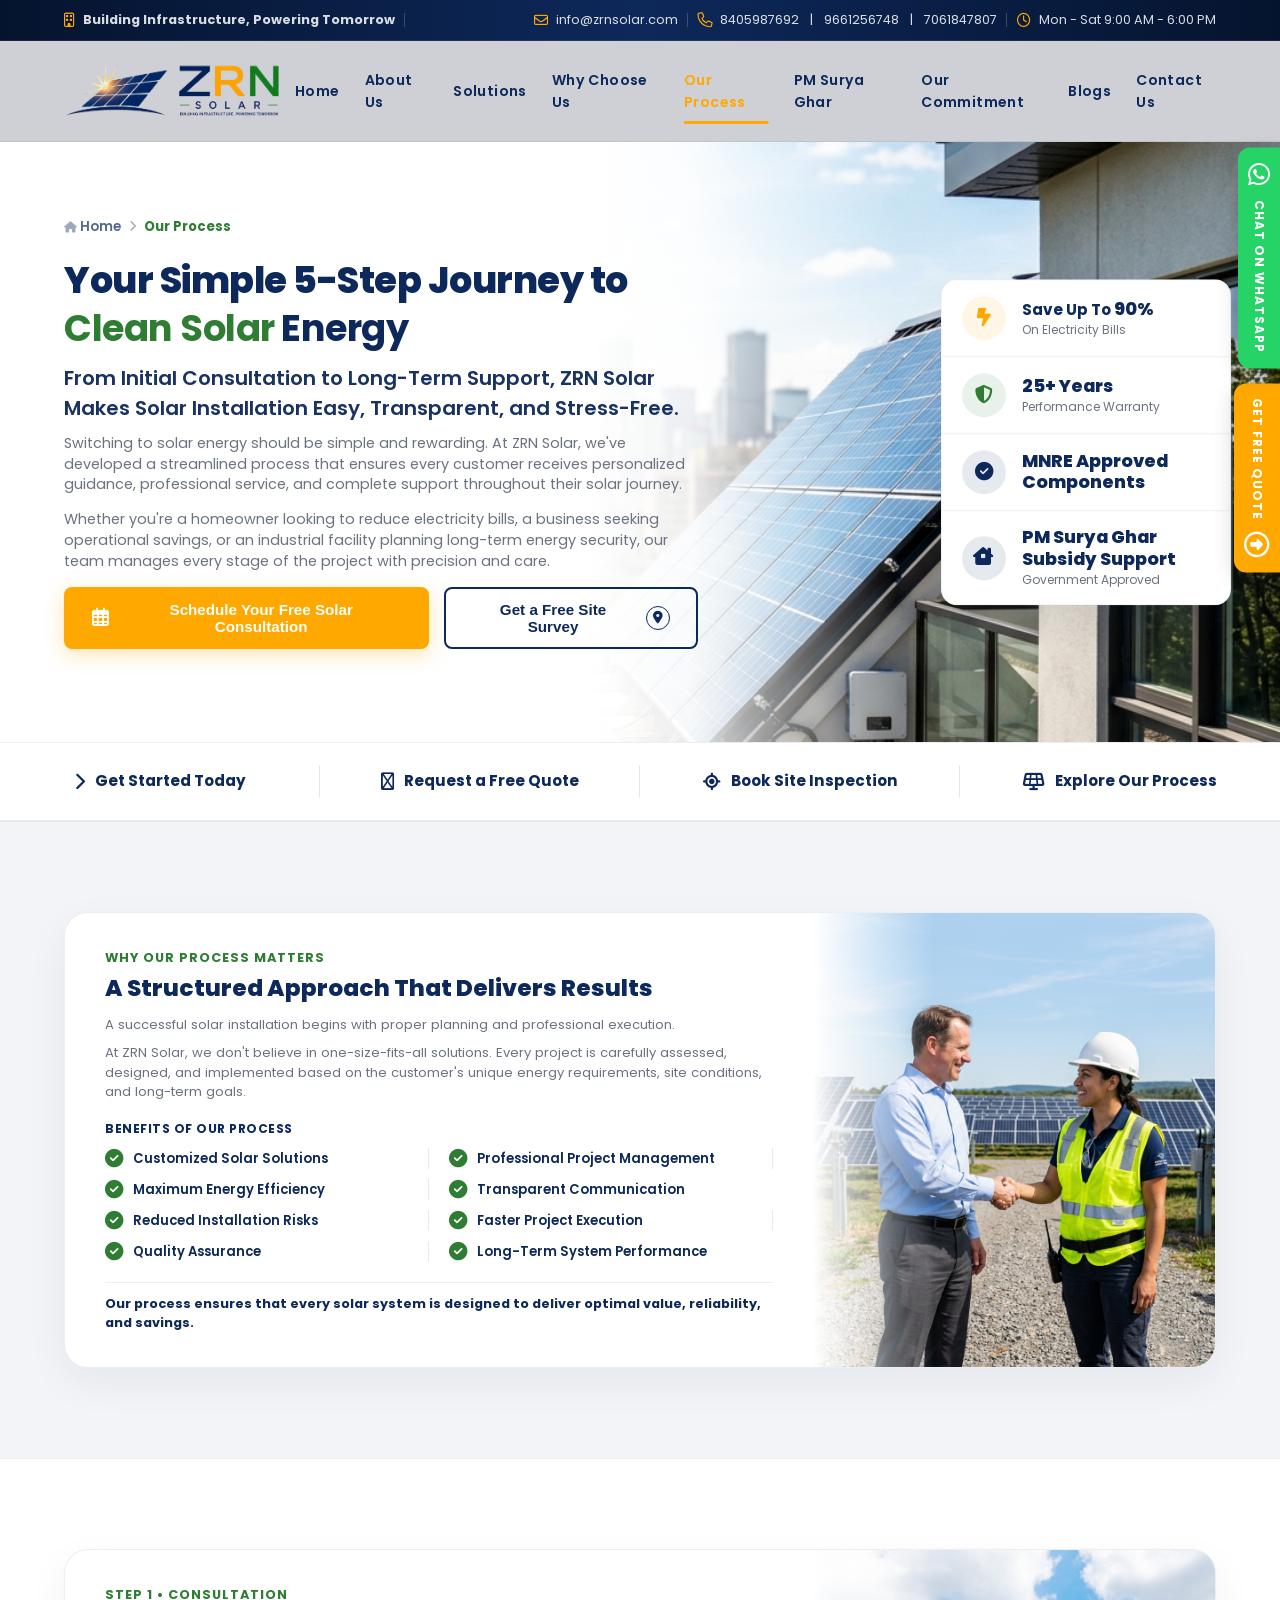
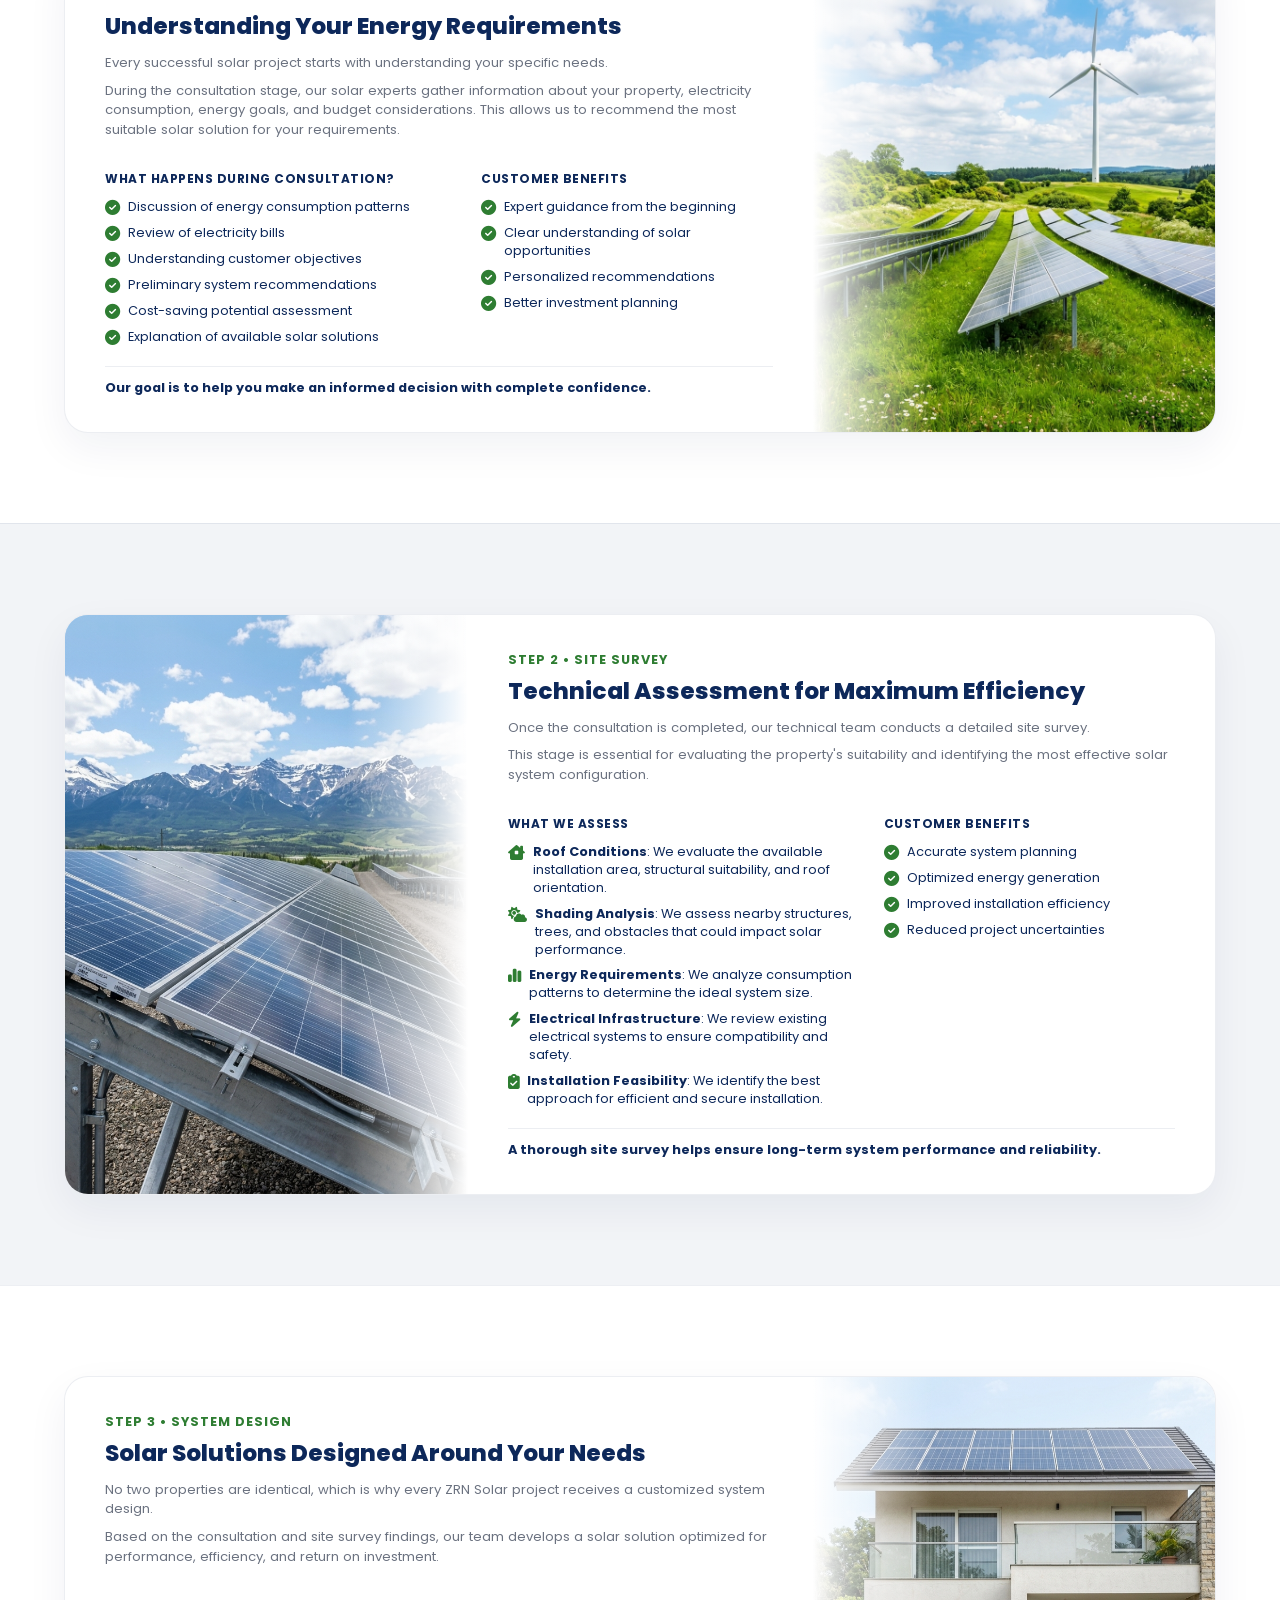
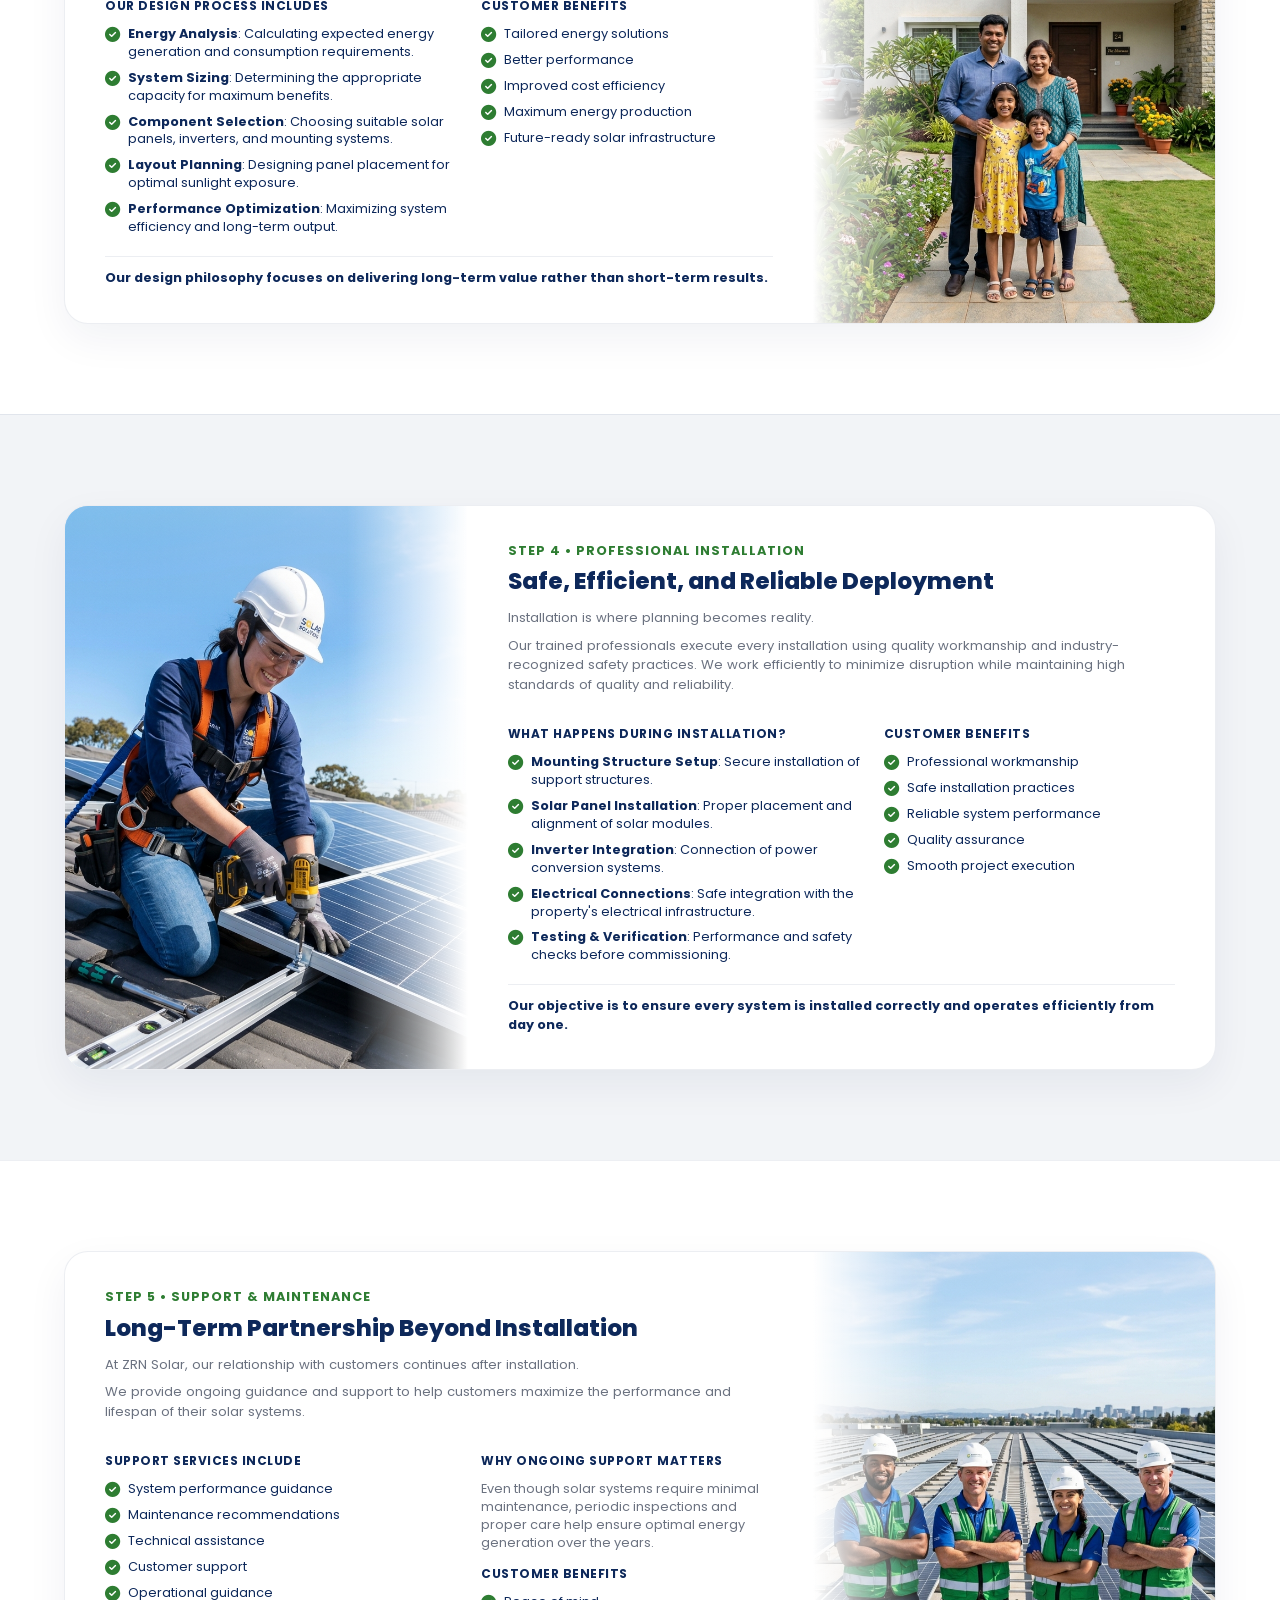
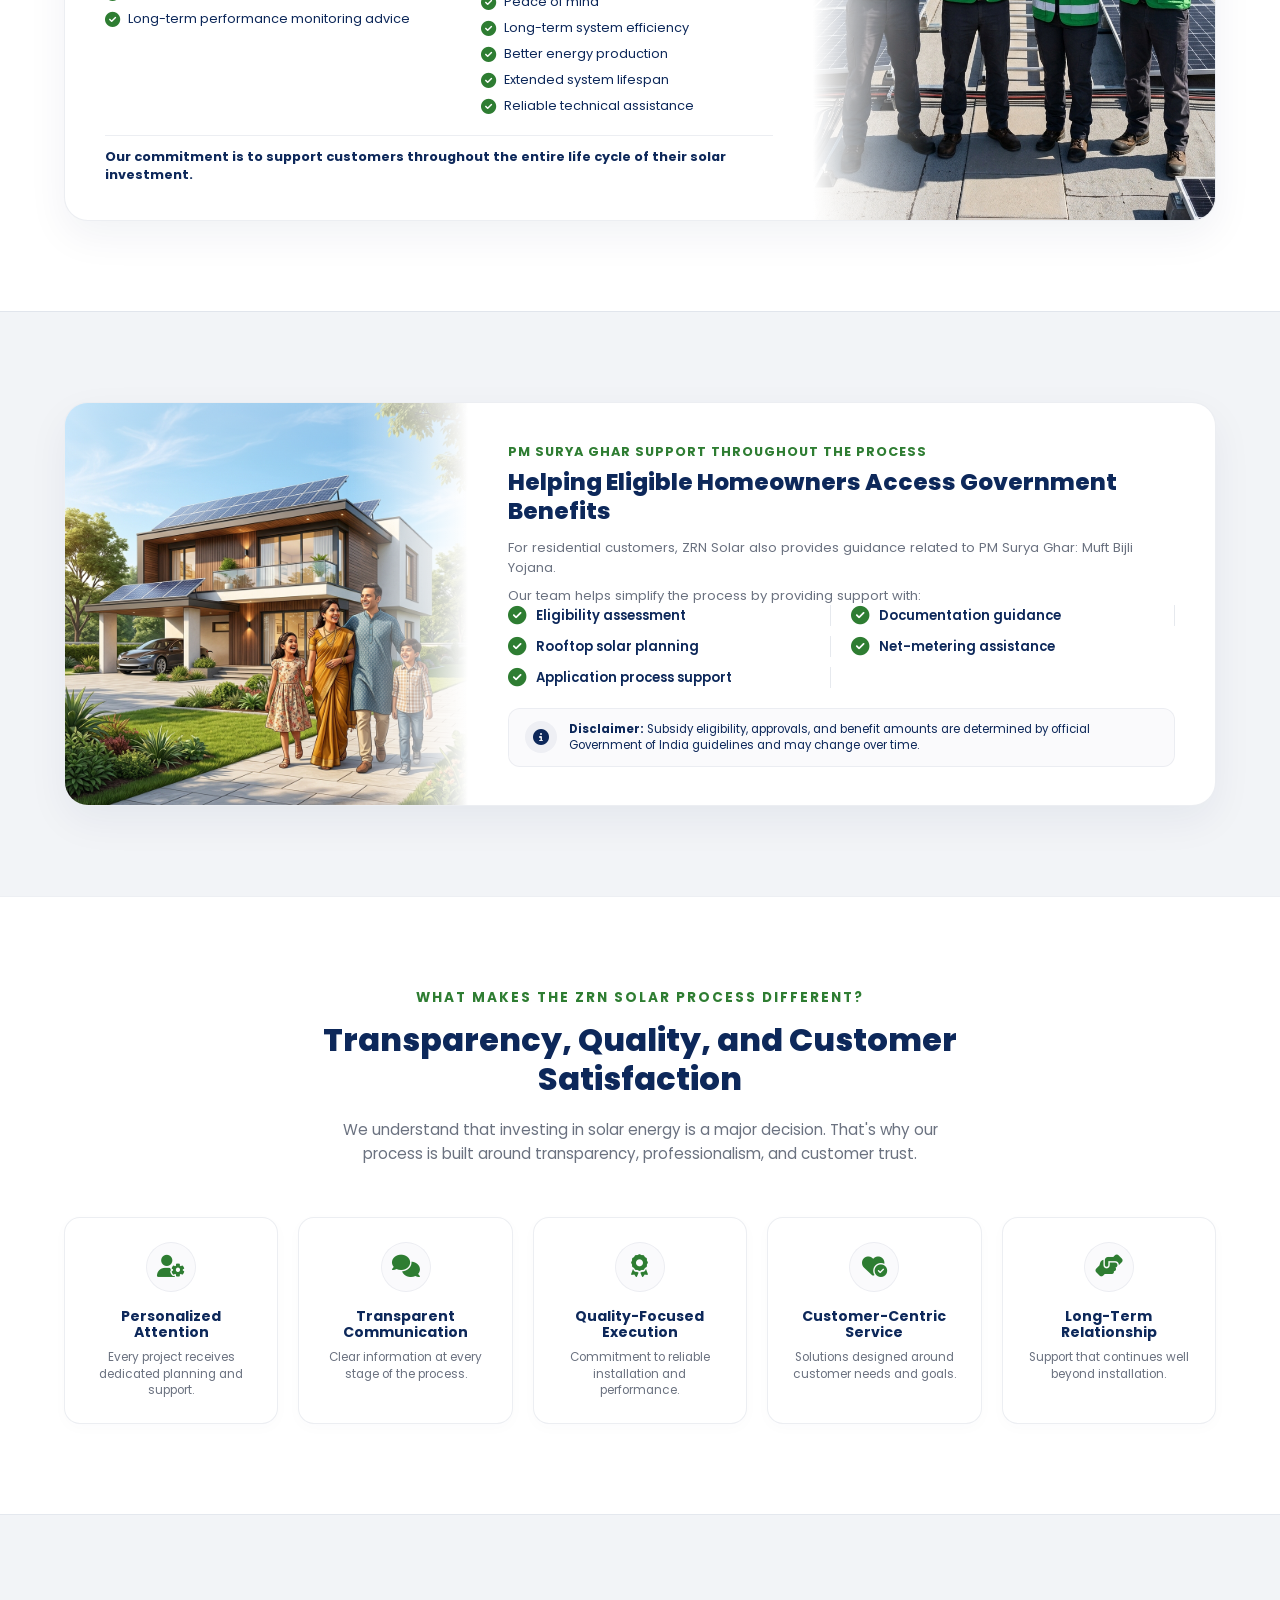
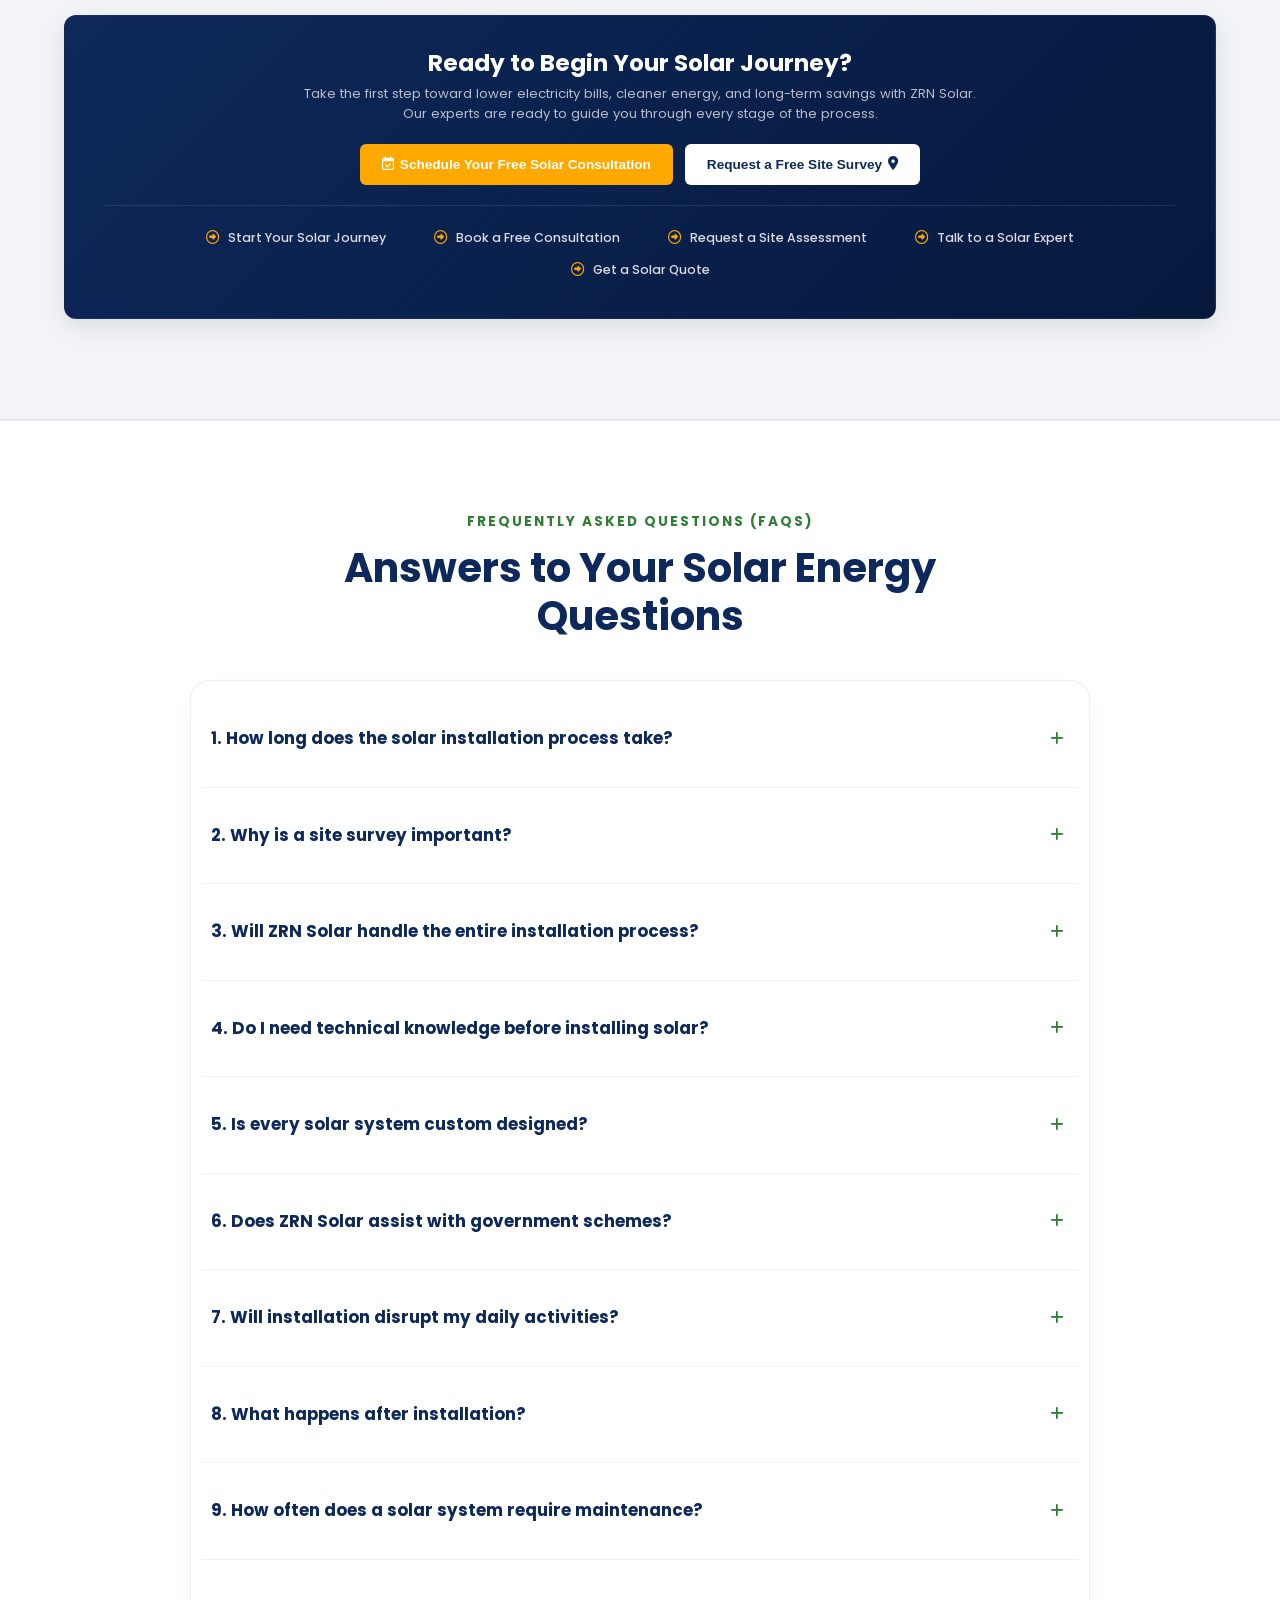
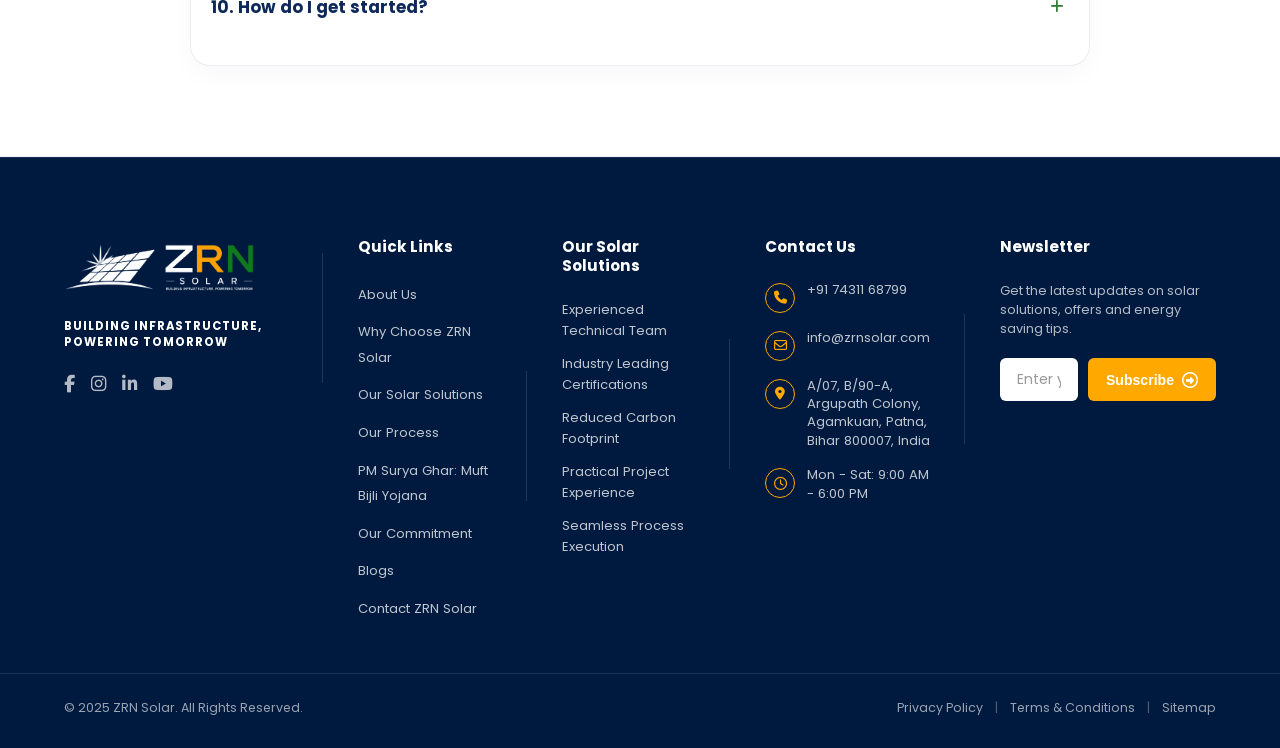
<file: process.html>
<!DOCTYPE html>
<html lang="en">

<head>
  <meta charset="UTF-8">
  <meta name="viewport" content="width=device-width, initial-scale=1.0">
  <meta name="title" content="Solar Installation Process | Consultation to Installation | ZRN Solar">
  <meta name="description"
    content="Learn how ZRN Solar delivers a seamless solar installation experience through consultation, site survey, customized system design, professional installation, and ongoing support.">
  <title>Our Process | Simple & Hassle-Free Solar Installation Journey | ZRN Solar</title>
  <link rel="stylesheet" href="styles.css?v=69">
  <link rel="stylesheet" href="https://cdnjs.cloudflare.com/ajax/libs/font-awesome/6.4.0/css/all.min.css">
  <link rel="stylesheet" href="process.css?v=5">
</head>

<body>

  <!-- Top Info Bar -->
  <div class="top-container">
    <div class="container">
      <div class="top-bar-container">
        <div class="top-info-item tagline-item">
          <i class="fa-regular fa-building"></i>
          <strong>Building Infrastructure, Powering Tomorrow</strong>
        </div>
        <div class="top-bar-right-items">
          <div class="top-info-item">
            <i class="fa-regular fa-envelope"></i>
            <a href="mailto:info@zrnsolar.com">info@zrnsolar.com</a>
          </div>
          <div class="top-info-item">
            <i class="fa-solid fa-phone hollow-phone"></i>
            <a href="tel:8405987692">8405987692</a>&nbsp;|&nbsp;
            <a href="tel:9661256748">9661256748</a>&nbsp;|&nbsp;
            <a href="tel:7061847807">7061847807</a>
          </div>
          <div class="top-info-item">
            <i class="fa-regular fa-clock"></i>
            <time>Mon - Sat 9:00 AM - 6:00 PM</time>
          </div>
        </div>
      </div>
    </div>
  </div>

  <!-- Header & Navigation -->
  <header class="site-header" id="mainHeader">
    <div class="navbar-container">
      <div class="container">
        <div class="main-nav">
          <div class="logo-area">
            <div class="logo-wrapper">
              <a href="index.html" id="navLogo">
                <img src="assets/logo/logo.png" alt="ZRN Solar Logo" class="site-logo">
              </a>
            </div>
          </div>

          <nav class="nav-menu" id="navMenu">
            <a href="index.html" class="nav-link">Home</a>
            <a href="about.html" class="nav-link">About Us</a>
            <a href="solutions.html" class="nav-link">Solutions</a>
            <a href="why-choose.html" class="nav-link">Why Choose Us</a>
            <a href="process.html" class="nav-link active">Our Process</a>
            <a href="pm-surya-ghar.html" class="nav-link">PM Surya Ghar</a>
            <a href="commitment.html" class="nav-link">Our Commitment</a>
            <a href="blogs.html" class="nav-link">Blogs</a>
            <a href="contact.html" class="nav-link">Contact Us</a>
          </nav>

          <button class="menu-toggle" id="menuToggle" aria-label="Toggle Menu">
            <i class="hamburger-bar"></i>
            <i class="hamburger-bar"></i>
            <i class="hamburger-bar"></i>
          </button>
        </div>
      </div>
    </div>
  </header>

  <!-- Hero Section -->
  <section class="hero" id="process-hero">
    <div class="hero-container container">
      <div class="hero-content">
        <div class="hero-breadcrumb">
          <a href="index.html"><i class="fa-solid fa-house"></i> Home</a>
          <i class="fa-solid fa-chevron-right"></i>
          <span>Our Process</span>
        </div>

        <h1 class="hero-title">
          <div class="hero-title-line">Your Simple 5-Step Journey to</div>
          <div class="hero-title-line"><strong class="text-highlight-green">Clean Solar</strong> <b
              class="text-highlight-navy">Energy</b></div>
        </h1>

        <p class="hero-subheadline">
          From Initial Consultation to Long-Term Support, ZRN Solar Makes Solar Installation Easy, Transparent, and Stress-Free.
        </p>
        <div class="hero-desc">
          <p style="margin-bottom: 14px;">
            Switching to solar energy should be simple and rewarding. At ZRN Solar, we've developed a streamlined process that ensures every customer receives personalized guidance, professional service, and complete support throughout their solar journey.
          </p>
          <p>
            Whether you're a homeowner looking to reduce electricity bills, a business seeking operational savings, or an industrial facility planning long-term energy security, our team manages every stage of the project with precision and care.
          </p>
        </div>

        <div class="hero-buttons">
          <button class="hero-btn-primary" id="heroPrimaryCTA" onclick="window.location.href='contact.html'">
            <i class="fa-regular fa-calendar-days btn-icon-left"></i>
            Schedule Your Free Solar Consultation
          </button>
          <button class="hero-btn-secondary" id="heroSecondaryCTA" onclick="window.location.href='contact.html'">
            Get a Free Site Survey
            <i class="btn-icon-circle"><i class="fa-solid fa-location-dot"></i></i>
          </button>
        </div>
      </div>

      <div class="hero-visual-panel">
        <div class="hero-image-wrapper">
          <img src="assets/images/hero_solar.png" alt="ZRN Solar Panel Installation with City Skyline"
            class="hero-img-bg">
        </div>

        <div class="hero-sidebar-panel" id="heroSidebarPanel">
          <div class="sidebar-item" id="sidebarElectricity">
            <div class="card-icon-circle circle-orange">
              <i class="fa-solid fa-bolt-lightning"></i>
            </div>
            <div class="card-text">
              <h4 class="card-title">Save Up To <strong class="number-highlight">90%</strong></h4>
              <p class="card-desc">On Electricity Bills</p>
            </div>
          </div>

          <div class="sidebar-item" id="sidebarWarranty">
            <div class="card-icon-circle circle-green">
              <i class="fa-solid fa-shield-halved"></i>
            </div>
            <div class="card-text">
              <h4 class="card-title"><strong class="number-highlight">25+ Years</strong></h4>
              <p class="card-desc">Performance Warranty</p>
            </div>
          </div>

          <div class="sidebar-item" id="sidebarMNRE">
            <div class="card-icon-circle circle-navy">
              <i class="fa-solid fa-circle-check"></i>
            </div>
            <div class="card-text text-double-title">
              <h4 class="card-title"><strong class="number-highlight">MNRE Approved</strong></h4>
              <h4 class="card-title"><strong class="number-highlight">Components</strong></h4>
            </div>
          </div>

          <div class="sidebar-item" id="sidebarSubsidy">
            <div class="card-icon-circle circle-navy">
              <i class="fa-solid fa-house-chimney-window"></i>
            </div>
            <div class="card-text">
              <h4 class="card-title"><strong class="number-highlight">PM Surya Ghar</strong></h4>
              <h4 class="card-title"><strong class="number-highlight">Subsidy Support</strong></h4>
              <p class="card-desc">Government Approved</p>
            </div>
          </div>
        </div>
      </div>
    </div>
    <!-- Floating Action Buttons -->
    <div class="floating-badge-container">
      <a href="https://wa.me/918405987692" target="_blank" class="whatsapp-float-badge" id="whatsappFloatBadge"
        aria-label="Chat on WhatsApp">
        <i class="fa-brands fa-whatsapp whatsapp-icon"></i>
        <strong class="whatsapp-text">Chat on WhatsApp</strong>
      </a>
      <a href="contact.html" class="quote-float-badge" id="quoteFloatBadge"
        aria-label="Get Free Quote">
        <strong class="quote-float-text">Get Free Quote</strong>
        <i class="fa-regular fa-circle-right quote-float-icon"></i>
      </a>
    </div>
  </section>

  <!-- Hero CTA Quick Links Bar -->
  <div class="hero-cta-links-wrapper" id="heroCtaLinksWrapper">
    <div class="hero-cta-links-bar container" id="heroCtaLinksBar">
      <a href="contact.html" class="cta-link-item" id="ctaLinkGetStarted">
        <i class="fa-solid fa-chevron-right link-icon"></i>
        <strong class="link-text">Get Started Today</strong>
      </a>
      <a href="contact.html" class="cta-link-item" id="ctaLinkQuote">
        <i class="fa-regular fa-clipboard-check link-icon"></i>
        <strong class="link-text">Request a Free Quote</strong>
      </a>
      <a href="contact.html" class="cta-link-item" id="ctaLinkInspection">
        <i class="fa-solid fa-location-crosshairs link-icon"></i>
        <strong class="link-text">Book Site Inspection</strong>
      </a>
      <a href="#why-matters" class="cta-link-item" id="ctaLinkSolutions">
        <i class="fa-solid fa-solar-panel link-icon"></i>
        <strong class="link-text">Explore Our Process</strong>
      </a>
    </div>
  </div>


  <!-- Section 1: Why Our Process Matters -->
  <section class="process-why-section" id="why-matters">
    <div class="container">
      <div class="process-why-card">
        <div class="process-why-top-row">
          
          <!-- Left Column: Content -->
          <div class="process-why-text-card">
            <span class="process-why-tagline">Why Our Process Matters</span>
            <h2 class="process-why-title">A Structured Approach That Delivers Results</h2>
            <div class="process-why-desc-paragraphs">
              <p>A successful solar installation begins with proper planning and professional execution.</p>
              <p>At ZRN Solar, we don't believe in one-size-fits-all solutions. Every project is carefully assessed, designed, and implemented based on the customer's unique energy requirements, site conditions, and long-term goals.</p>
            </div>

            <h3 class="process-why-benefits-title">Benefits of Our Process</h3>
            <div class="process-why-benefits-list">
              <div class="benefit-item"><i class="fa-solid fa-circle-check"></i> <span>Customized Solar Solutions</span></div>
              <div class="benefit-item"><i class="fa-solid fa-circle-check"></i> <span>Professional Project Management</span></div>
              <div class="benefit-item"><i class="fa-solid fa-circle-check"></i> <span>Maximum Energy Efficiency</span></div>
              <div class="benefit-item"><i class="fa-solid fa-circle-check"></i> <span>Transparent Communication</span></div>
              <div class="benefit-item"><i class="fa-solid fa-circle-check"></i> <span>Reduced Installation Risks</span></div>
              <div class="benefit-item"><i class="fa-solid fa-circle-check"></i> <span>Faster Project Execution</span></div>
              <div class="benefit-item"><i class="fa-solid fa-circle-check"></i> <span>Quality Assurance</span></div>
              <div class="benefit-item"><i class="fa-solid fa-circle-check"></i> <span>Long-Term System Performance</span></div>
            </div>

            <p class="process-why-footer-note">
              Our process ensures that every solar system is designed to deliver optimal value, reliability, and savings.
            </p>
          </div>

          <!-- Right Column: Image with fade -->
          <div class="process-why-image-card">
            <img src="assets/images/handshake_solar.png" alt="A successful solar installation partnership">
            <div class="process-why-image-fade"></div>
          </div>

        </div>
      </div>
    </div>
  </section>

  <!-- Section 2: Step 1 – Consultation -->
  <section class="step-consultation-section" id="step-consultation">
    <div class="container">
      <div class="step-card consultation-card">
        <div class="step-top-row consultation-top-row">

          <!-- Left Column: Content -->
          <div class="step-text-card consultation-text-card">
            <span class="step-badge-tag">STEP 1 &bull; CONSULTATION</span>
            <h2 class="step-card-title">Understanding Your Energy Requirements</h2>
            <div class="step-desc-paragraphs">
              <p>Every successful solar project starts with understanding your specific needs.</p>
              <p>During the consultation stage, our solar experts gather information about your property, electricity consumption, energy goals, and budget considerations. This allows us to recommend the most suitable solar solution for your requirements.</p>
            </div>

            <div class="step-details-row">
              <!-- Left Grid List -->
              <div class="step-details-col">
                <h4 class="details-section-title">What Happens During Consultation?</h4>
                <div class="details-check-list">
                  <div class="details-check-item"><i class="fa-solid fa-circle-check"></i> <span>Discussion of energy consumption patterns</span></div>
                  <div class="details-check-item"><i class="fa-solid fa-circle-check"></i> <span>Review of electricity bills</span></div>
                  <div class="details-check-item"><i class="fa-solid fa-circle-check"></i> <span>Understanding customer objectives</span></div>
                  <div class="details-check-item"><i class="fa-solid fa-circle-check"></i> <span>Preliminary system recommendations</span></div>
                  <div class="details-check-item"><i class="fa-solid fa-circle-check"></i> <span>Cost-saving potential assessment</span></div>
                  <div class="details-check-item"><i class="fa-solid fa-circle-check"></i> <span>Explanation of available solar solutions</span></div>
                </div>
              </div>
              
              <!-- Right Grid List -->
              <div class="step-details-col">
                <h4 class="details-section-title">Customer Benefits</h4>
                <div class="details-check-list">
                  <div class="details-check-item"><i class="fa-solid fa-circle-check"></i> <span>Expert guidance from the beginning</span></div>
                  <div class="details-check-item"><i class="fa-solid fa-circle-check"></i> <span>Clear understanding of solar opportunities</span></div>
                  <div class="details-check-item"><i class="fa-solid fa-circle-check"></i> <span>Personalized recommendations</span></div>
                  <div class="details-check-item"><i class="fa-solid fa-circle-check"></i> <span>Better investment planning</span></div>
                </div>
              </div>
            </div>

            <p class="step-footer-paragraph">Our goal is to help you make an informed decision with complete confidence.</p>
          </div>

          <!-- Right Column: Image with fade -->
          <div class="step-image-card consultation-image-card">
            <img src="assets/images/clean_energy_landscape.png" alt="ZRN Solar Consultation Stage">
            <div class="step-image-fade fade-to-left"></div>
          </div>

        </div>
      </div>
    </div>
  </section>

  <!-- Section 3: Step 2 – Site Survey -->
  <section class="step-survey-section" id="step-survey">
    <div class="container">
      <div class="step-card survey-card">
        <div class="step-top-row survey-top-row reverse-row">

          <!-- Left Column: Image with fade (Alternating layout: Image on Left) -->
          <div class="step-image-card survey-image-card">
            <img src="assets/images/solar_rack.png" alt="ZRN Solar Site Survey Technical Assessment">
            <div class="step-image-fade fade-to-right"></div>
          </div>

          <!-- Right Column: Content -->
          <div class="step-text-card survey-text-card">
            <span class="step-badge-tag">STEP 2 &bull; SITE SURVEY</span>
            <h2 class="step-card-title">Technical Assessment for Maximum Efficiency</h2>
            <div class="step-desc-paragraphs">
              <p>Once the consultation is completed, our technical team conducts a detailed site survey.</p>
              <p>This stage is essential for evaluating the property's suitability and identifying the most effective solar system configuration.</p>
            </div>

            <div class="step-details-row">
              <!-- Left Grid List -->
              <div class="step-details-col">
                <h4 class="details-section-title">What We Assess</h4>
                <div class="details-check-list">
                  <div class="details-check-item">
                    <i class="fa-solid fa-house-chimney-window"></i>
                    <div><strong>Roof Conditions</strong>: We evaluate the available installation area, structural suitability, and roof orientation.</div>
                  </div>
                  <div class="details-check-item">
                    <i class="fa-solid fa-cloud-sun"></i>
                    <div><strong>Shading Analysis</strong>: We assess nearby structures, trees, and obstacles that could impact solar performance.</div>
                  </div>
                  <div class="details-check-item">
                    <i class="fa-solid fa-chart-simple"></i>
                    <div><strong>Energy Requirements</strong>: We analyze consumption patterns to determine the ideal system size.</div>
                  </div>
                  <div class="details-check-item">
                    <i class="fa-solid fa-bolt"></i>
                    <div><strong>Electrical Infrastructure</strong>: We review existing electrical systems to ensure compatibility and safety.</div>
                  </div>
                  <div class="details-check-item">
                    <i class="fa-solid fa-clipboard-check"></i>
                    <div><strong>Installation Feasibility</strong>: We identify the best approach for efficient and secure installation.</div>
                  </div>
                </div>
              </div>

              <!-- Right Grid List -->
              <div class="step-details-col">
                <h4 class="details-section-title">Customer Benefits</h4>
                <div class="details-check-list">
                  <div class="details-check-item"><i class="fa-solid fa-circle-check"></i> <span>Accurate system planning</span></div>
                  <div class="details-check-item"><i class="fa-solid fa-circle-check"></i> <span>Optimized energy generation</span></div>
                  <div class="details-check-item"><i class="fa-solid fa-circle-check"></i> <span>Improved installation efficiency</span></div>
                  <div class="details-check-item"><i class="fa-solid fa-circle-check"></i> <span>Reduced project uncertainties</span></div>
                </div>
              </div>
            </div>

            <p class="step-footer-paragraph">A thorough site survey helps ensure long-term system performance and reliability.</p>
          </div>

        </div>
      </div>
    </div>
  </section>

  <!-- Section 4: Step 3 – Customized System Design -->
  <section class="step-design-section" id="step-design">
    <div class="container">
      <div class="step-card design-card">
        <div class="step-top-row design-top-row">

          <!-- Left Column: Content -->
          <div class="step-text-card design-text-card">
            <span class="step-badge-tag">STEP 3 &bull; SYSTEM DESIGN</span>
            <h2 class="step-card-title">Solar Solutions Designed Around Your Needs</h2>
            <div class="step-desc-paragraphs">
              <p>No two properties are identical, which is why every ZRN Solar project receives a customized system design.</p>
              <p>Based on the consultation and site survey findings, our team develops a solar solution optimized for performance, efficiency, and return on investment.</p>
            </div>

            <div class="step-details-row">
              <!-- Left Grid List -->
              <div class="step-details-col">
                <h4 class="details-section-title">Our Design Process Includes</h4>
                <div class="details-check-list">
                  <div class="details-check-item">
                    <i class="fa-solid fa-circle-check"></i>
                    <div><strong>Energy Analysis</strong>: Calculating expected energy generation and consumption requirements.</div>
                  </div>
                  <div class="details-check-item">
                    <i class="fa-solid fa-circle-check"></i>
                    <div><strong>System Sizing</strong>: Determining the appropriate capacity for maximum benefits.</div>
                  </div>
                  <div class="details-check-item">
                    <i class="fa-solid fa-circle-check"></i>
                    <div><strong>Component Selection</strong>: Choosing suitable solar panels, inverters, and mounting systems.</div>
                  </div>
                  <div class="details-check-item">
                    <i class="fa-solid fa-circle-check"></i>
                    <div><strong>Layout Planning</strong>: Designing panel placement for optimal sunlight exposure.</div>
                  </div>
                  <div class="details-check-item">
                    <i class="fa-solid fa-circle-check"></i>
                    <div><strong>Performance Optimization</strong>: Maximizing system efficiency and long-term output.</div>
                  </div>
                </div>
              </div>
              
              <!-- Right Grid List -->
              <div class="step-details-col">
                <h4 class="details-section-title">Customer Benefits</h4>
                <div class="details-check-list">
                  <div class="details-check-item"><i class="fa-solid fa-circle-check"></i> <span>Tailored energy solutions</span></div>
                  <div class="details-check-item"><i class="fa-solid fa-circle-check"></i> <span>Better performance</span></div>
                  <div class="details-check-item"><i class="fa-solid fa-circle-check"></i> <span>Improved cost efficiency</span></div>
                  <div class="details-check-item"><i class="fa-solid fa-circle-check"></i> <span>Maximum energy production</span></div>
                  <div class="details-check-item"><i class="fa-solid fa-circle-check"></i> <span>Future-ready solar infrastructure</span></div>
                </div>
              </div>
            </div>

            <p class="step-footer-paragraph">Our design philosophy focuses on delivering long-term value rather than short-term results.</p>
          </div>

          <!-- Right Column: Image with fade -->
          <div class="step-image-card design-image-card">
            <img src="assets/images/family_solar_home.png" alt="ZRN Solar Customized System Design">
            <div class="step-image-fade fade-to-left"></div>
          </div>

        </div>
      </div>
    </div>
  </section>

  <!-- Section 5: Step 4 – Professional Installation -->
  <section class="step-install-section" id="step-install">
    <div class="container">
      <div class="step-card install-card">
        <div class="step-top-row install-top-row reverse-row">

          <!-- Left Column: Image with fade (Alternating layout: Image on Left) -->
          <div class="step-image-card install-image-card">
            <img src="assets/images/solar_technician_install.png" alt="ZRN Solar Professional Installation">
            <div class="step-image-fade fade-to-right"></div>
          </div>

          <!-- Right Column: Content -->
          <div class="step-text-card install-text-card">
            <span class="step-badge-tag">STEP 4 &bull; PROFESSIONAL INSTALLATION</span>
            <h2 class="step-card-title">Safe, Efficient, and Reliable Deployment</h2>
            <div class="step-desc-paragraphs">
              <p>Installation is where planning becomes reality.</p>
              <p>Our trained professionals execute every installation using quality workmanship and industry-recognized safety practices. We work efficiently to minimize disruption while maintaining high standards of quality and reliability.</p>
            </div>

            <div class="step-details-row">
              <!-- Left Grid List -->
              <div class="step-details-col">
                <h4 class="details-section-title">What Happens During Installation?</h4>
                <div class="details-check-list">
                  <div class="details-check-item">
                    <i class="fa-solid fa-circle-check"></i>
                    <div><strong>Mounting Structure Setup</strong>: Secure installation of support structures.</div>
                  </div>
                  <div class="details-check-item">
                    <i class="fa-solid fa-circle-check"></i>
                    <div><strong>Solar Panel Installation</strong>: Proper placement and alignment of solar modules.</div>
                  </div>
                  <div class="details-check-item">
                    <i class="fa-solid fa-circle-check"></i>
                    <div><strong>Inverter Integration</strong>: Connection of power conversion systems.</div>
                  </div>
                  <div class="details-check-item">
                    <i class="fa-solid fa-circle-check"></i>
                    <div><strong>Electrical Connections</strong>: Safe integration with the property's electrical infrastructure.</div>
                  </div>
                  <div class="details-check-item">
                    <i class="fa-solid fa-circle-check"></i>
                    <div><strong>Testing & Verification</strong>: Performance and safety checks before commissioning.</div>
                  </div>
                </div>
              </div>
              
              <!-- Right Grid List -->
              <div class="step-details-col">
                <h4 class="details-section-title">Customer Benefits</h4>
                <div class="details-check-list">
                  <div class="details-check-item"><i class="fa-solid fa-circle-check"></i> <span>Professional workmanship</span></div>
                  <div class="details-check-item"><i class="fa-solid fa-circle-check"></i> <span>Safe installation practices</span></div>
                  <div class="details-check-item"><i class="fa-solid fa-circle-check"></i> <span>Reliable system performance</span></div>
                  <div class="details-check-item"><i class="fa-solid fa-circle-check"></i> <span>Quality assurance</span></div>
                  <div class="details-check-item"><i class="fa-solid fa-circle-check"></i> <span>Smooth project execution</span></div>
                </div>
              </div>
            </div>

            <p class="step-footer-paragraph">Our objective is to ensure every system is installed correctly and operates efficiently from day one.</p>
          </div>

        </div>
      </div>
    </div>
  </section>

  <!-- Section 6: Step 5 – Support & Maintenance -->
  <section class="step-support-section" id="step-support">
    <div class="container">
      <div class="step-card support-card">
        <div class="step-top-row support-top-row">

          <!-- Left Column: Content -->
          <div class="step-text-card support-text-card">
            <span class="step-badge-tag">STEP 5 &bull; SUPPORT & MAINTENANCE</span>
            <h2 class="step-card-title">Long-Term Partnership Beyond Installation</h2>
            <div class="step-desc-paragraphs">
              <p>At ZRN Solar, our relationship with customers continues after installation.</p>
              <p>We provide ongoing guidance and support to help customers maximize the performance and lifespan of their solar systems.</p>
            </div>

            <div class="step-details-row">
              <!-- Left Grid List -->
              <div class="step-details-col">
                <h4 class="details-section-title">Support Services Include</h4>
                <div class="details-check-list">
                  <div class="details-check-item"><i class="fa-solid fa-circle-check"></i> <span>System performance guidance</span></div>
                  <div class="details-check-item"><i class="fa-solid fa-circle-check"></i> <span>Maintenance recommendations</span></div>
                  <div class="details-check-item"><i class="fa-solid fa-circle-check"></i> <span>Technical assistance</span></div>
                  <div class="details-check-item"><i class="fa-solid fa-circle-check"></i> <span>Customer support</span></div>
                  <div class="details-check-item"><i class="fa-solid fa-circle-check"></i> <span>Operational guidance</span></div>
                  <div class="details-check-item"><i class="fa-solid fa-circle-check"></i> <span>Long-term performance monitoring advice</span></div>
                </div>
              </div>
              
              <!-- Right Grid List -->
              <div class="step-details-col">
                <h4 class="details-section-title">Why Ongoing Support Matters</h4>
                <p class="support-explanation">Even though solar systems require minimal maintenance, periodic inspections and proper care help ensure optimal energy generation over the years.</p>
                
                <h4 class="details-section-title" style="margin-top: 15px;">Customer Benefits</h4>
                <div class="details-check-list">
                  <div class="details-check-item"><i class="fa-solid fa-circle-check"></i> <span>Peace of mind</span></div>
                  <div class="details-check-item"><i class="fa-solid fa-circle-check"></i> <span>Long-term system efficiency</span></div>
                  <div class="details-check-item"><i class="fa-solid fa-circle-check"></i> <span>Better energy production</span></div>
                  <div class="details-check-item"><i class="fa-solid fa-circle-check"></i> <span>Extended system lifespan</span></div>
                  <div class="details-check-item"><i class="fa-solid fa-circle-check"></i> <span>Reliable technical assistance</span></div>
                </div>
              </div>
            </div>

            <p class="step-footer-paragraph">Our commitment is to support customers throughout the entire life cycle of their solar investment.</p>
          </div>

          <!-- Right Column: Image with fade -->
          <div class="step-image-card support-image-card">
            <img src="assets/images/solar_technical_team.png" alt="ZRN Solar Support and Maintenance Team">
            <div class="step-image-fade fade-to-left"></div>
          </div>

        </div>
      </div>
    </div>
  </section>

  <!-- Section 7: PM Surya Ghar Support Throughout the Process -->
  <section class="process-subsidy-section" id="process-subsidy">
    <div class="container">
      <div class="process-subsidy-card">
        <div class="process-subsidy-top-row reverse-row">

          <!-- Left Column: Image with fade -->
          <div class="process-subsidy-image-card">
            <img src="assets/images/pm_surya_ghar.png" alt="PM Surya Ghar Muft Bijli Yojana assistance">
            <div class="process-subsidy-image-fade"></div>
          </div>

          <!-- Right Column: Content -->
          <div class="process-subsidy-text-card">
            <span class="process-subsidy-tagline">PM Surya Ghar Support Throughout the Process</span>
            <h2 class="process-subsidy-title">Helping Eligible Homeowners Access Government Benefits</h2>
            <div class="process-subsidy-desc-paragraphs">
              <p>For residential customers, ZRN Solar also provides guidance related to PM Surya Ghar: Muft Bijli Yojana.</p>
              <p>Our team helps simplify the process by providing support with:</p>
            </div>

            <div class="process-subsidy-checklist">
              <div class="benefit-item"><i class="fa-solid fa-circle-check"></i> <span>Eligibility assessment</span></div>
              <div class="benefit-item"><i class="fa-solid fa-circle-check"></i> <span>Documentation guidance</span></div>
              <div class="benefit-item"><i class="fa-solid fa-circle-check"></i> <span>Rooftop solar planning</span></div>
              <div class="benefit-item"><i class="fa-solid fa-circle-check"></i> <span>Net-metering assistance</span></div>
              <div class="benefit-item"><i class="fa-solid fa-circle-check"></i> <span>Application process support</span></div>
            </div>

            <div class="process-subsidy-disclaimer">
              <div class="disclaimer-icon"><i class="fa-solid fa-circle-info"></i></div>
              <p class="disclaimer-text"><strong>Disclaimer:</strong> Subsidy eligibility, approvals, and benefit amounts are determined by official Government of India guidelines and may change over time.</p>
            </div>
          </div>

        </div>
      </div>
    </div>
  </section>

  <!-- Section 8: What Makes the ZRN Solar Process Different? -->
  <section class="process-different-section" id="process-different">
    <div class="container">
      <div class="section-header text-center" style="text-align: center; margin-bottom: 50px;">
        <span class="section-subtitle" style="color: var(--brand-green); font-size: 0.85rem; font-weight: 700; text-transform: uppercase; letter-spacing: 2px; margin-bottom: 12px; display: block;">What Makes the ZRN Solar Process Different?</span>
        <h2 class="section-title" style="color: var(--brand-navy); font-size: 2rem; font-weight: 800;">Transparency, Quality, and Customer Satisfaction</h2>
        <p class="section-desc" style="color: var(--brand-dark-gray); max-width: 600px; margin: 15px auto 0; font-size: 0.95rem; line-height: 1.6;">
          We understand that investing in solar energy is a major decision. That's why our process is built around transparency, professionalism, and customer trust.
        </p>
      </div>

      <div class="different-grid">
        
        <div class="different-card">
          <div class="different-icon"><i class="fa-solid fa-user-gear"></i></div>
          <h5>Personalized Attention</h5>
          <p>Every project receives dedicated planning and support.</p>
        </div>

        <div class="different-card">
          <div class="different-icon"><i class="fa-solid fa-comments"></i></div>
          <h5>Transparent Communication</h5>
          <p>Clear information at every stage of the process.</p>
        </div>

        <div class="different-card">
          <div class="different-icon"><i class="fa-solid fa-award"></i></div>
          <h5>Quality-Focused Execution</h5>
          <p>Commitment to reliable installation and performance.</p>
        </div>

        <div class="different-card">
          <div class="different-icon"><i class="fa-solid fa-heart-circle-check"></i></div>
          <h5>Customer-Centric Service</h5>
          <p>Solutions designed around customer needs and goals.</p>
        </div>

        <div class="different-card">
          <div class="different-icon"><i class="fa-solid fa-handshake-angle"></i></div>
          <h5>Long-Term Relationship</h5>
          <p>Support that continues well beyond installation.</p>
        </div>

      </div>
    </div>
  </section>

  <!-- CTA Section -->
  <section class="commitment-section why-choose-cta-section" id="cta-journey">
    <div class="container">
      <div class="commitment-cta-bar" style="margin-top: 0;">
        <!-- Text (Top) -->
        <div class="cta-left">
          <h3 class="cta-title">Ready to Begin Your Solar Journey?</h3>
          <p class="cta-desc">Take the first step toward lower electricity bills, cleaner energy, and long-term savings with ZRN Solar. Our experts are ready to guide you through every stage of the process.</p>
        </div>

        <!-- Buttons (Below Text) -->
        <div class="cta-buttons">
          <button class="btn-cta-orange" onclick="window.location.href='contact.html'">
            <i class="fa-regular fa-calendar-check"></i>
            Schedule Your Free Solar Consultation
          </button>
          <button class="btn-cta-white" onclick="window.location.href='contact.html'">
            Request a Free Site Survey
            <i class="fa-solid fa-location-dot"></i>
          </button>
        </div>

        <!-- Quick Links (Bottom) -->
        <div class="cta-quick-links">
          <a href="contact.html" class="cta-quick-link">
            <i class="fa-regular fa-circle-right"></i>
            Start Your Solar Journey
          </a>
          <a href="contact.html" class="cta-quick-link">
            <i class="fa-regular fa-circle-right"></i>
            Book a Free Consultation
          </a>
          <a href="contact.html" class="cta-quick-link">
            <i class="fa-regular fa-circle-right"></i>
            Request a Site Assessment
          </a>
          <a href="contact.html" class="cta-quick-link">
            <i class="fa-regular fa-circle-right"></i>
            Talk to a Solar Expert
          </a>
          <a href="contact.html" class="cta-quick-link">
            <i class="fa-regular fa-circle-right"></i>
            Get a Solar Quote
          </a>
        </div>
      </div>
    </div>
  </section>

  <!-- FAQ Section -->
  <section class="faq-section why-choose-faq-section" id="faq">
    <div class="container">
      <div class="section-header" style="text-align: center; margin-bottom: 40px;">
        <span class="section-subtitle"
          style="color: var(--brand-green); font-size: 0.85rem; font-weight: 700; text-transform: uppercase; letter-spacing: 2px; margin-bottom: 12px; display: block;">Frequently Asked Questions (FAQs)</span>
        <h2 class="section-title">Answers to Your Solar Energy Questions</h2>
      </div>

      <div class="faq-container">
        <div class="faq-card">
          
          <!-- Item 1 -->
          <div class="faq-item">
            <div class="faq-question">
              <span>1. How long does the solar installation process take?</span>
              <span class="faq-toggle"><i class="fa-solid fa-plus"></i></span>
            </div>
            <div class="faq-answer">
              <p>Project timelines vary depending on system size, site conditions, approvals, and project complexity. Our team provides a clear timeline during consultation.</p>
            </div>
          </div>

          <!-- Item 2 -->
          <div class="faq-item">
            <div class="faq-question">
              <span>2. Why is a site survey important?</span>
              <span class="faq-toggle"><i class="fa-solid fa-plus"></i></span>
            </div>
            <div class="faq-answer">
              <p>A site survey helps determine feasibility, system sizing, roof suitability, and optimal panel placement for maximum energy generation.</p>
            </div>
          </div>

          <!-- Item 3 -->
          <div class="faq-item">
            <div class="faq-question">
              <span>3. Will ZRN Solar handle the entire installation process?</span>
              <span class="faq-toggle"><i class="fa-solid fa-plus"></i></span>
            </div>
            <div class="faq-answer">
              <p>Yes. We manage consultation, site survey, design, installation, and ongoing support.</p>
            </div>
          </div>

          <!-- Item 4 -->
          <div class="faq-item">
            <div class="faq-question">
              <span>4. Do I need technical knowledge before installing solar?</span>
              <span class="faq-toggle"><i class="fa-solid fa-plus"></i></span>
            </div>
            <div class="faq-answer">
              <p>No. Our experts guide you through every stage and explain the process in simple terms.</p>
            </div>
          </div>

          <!-- Item 5 -->
          <div class="faq-item">
            <div class="faq-question">
              <span>5. Is every solar system custom designed?</span>
              <span class="faq-toggle"><i class="fa-solid fa-plus"></i></span>
            </div>
            <div class="faq-answer">
              <p>Yes. We design each system based on energy requirements, property conditions, and customer objectives.</p>
            </div>
          </div>

          <!-- Item 6 -->
          <div class="faq-item">
            <div class="faq-question">
              <span>6. Does ZRN Solar assist with government schemes?</span>
              <span class="faq-toggle"><i class="fa-solid fa-plus"></i></span>
            </div>
            <div class="faq-answer">
              <p>Yes. We provide guidance and support for eligible residential customers under applicable government programs such as PM Surya Ghar: Muft Bijli Yojana.</p>
            </div>
          </div>

          <!-- Item 7 -->
          <div class="faq-item">
            <div class="faq-question">
              <span>7. Will installation disrupt my daily activities?</span>
              <span class="faq-toggle"><i class="fa-solid fa-plus"></i></span>
            </div>
            <div class="faq-answer">
              <p>We work efficiently to minimize disruption while ensuring safe and professional installation.</p>
            </div>
          </div>

          <!-- Item 8 -->
          <div class="faq-item">
            <div class="faq-question">
              <span>8. What happens after installation?</span>
              <span class="faq-toggle"><i class="fa-solid fa-plus"></i></span>
            </div>
            <div class="faq-answer">
              <p>We provide support, maintenance guidance, and assistance to help customers maximize system performance.</p>
            </div>
          </div>

          <!-- Item 9 -->
          <div class="faq-item">
            <div class="faq-question">
              <span>9. How often does a solar system require maintenance?</span>
              <span class="faq-toggle"><i class="fa-solid fa-plus"></i></span>
            </div>
            <div class="faq-answer">
              <p>Solar systems generally require minimal maintenance, including occasional cleaning and periodic inspections.</p>
            </div>
          </div>

          <!-- Item 10 -->
          <div class="faq-item">
            <div class="faq-question">
              <span>10. How do I get started?</span>
              <span class="faq-toggle"><i class="fa-solid fa-plus"></i></span>
            </div>
            <div class="faq-answer">
              <p>Simply contact ZRN Solar for a free consultation and site assessment. We'll guide you through the complete solar journey.</p>
            </div>
          </div>

        </div>
      </div>
    </div>
  </section>

  <!-- Footer -->
  <footer class="main-footer" id="contact">
    <div class="footer-container">

      <!-- Col 1: Brand Info & Socials -->
      <div class="footer-col brand-col">
        <a href="index.html" class="logo" style="margin-bottom: 12px; display: inline-block;">
          <img src="assets/logo/logo footer.png" alt="ZRN Solar Logo" class="logo-image footer-logo-image"
            style="height: 60px;">
        </a>
        <p
          style="text-transform: uppercase; font-size: 0.72rem; letter-spacing: 1px; font-weight: 700; line-height: 1.4; margin-bottom: 20px; color: #FFFFFF;">
          Building Infrastructure,<br>Powering Tomorrow
        </p>
        <div class="footer-socials-horizontal">
          <a href="#" aria-label="Facebook"><i class="fa-brands fa-facebook-f"></i></a>
          <a href="#" aria-label="Instagram"><i class="fa-brands fa-instagram"></i></a>
          <a href="#" aria-label="LinkedIn"><i class="fa-brands fa-linkedin-in"></i></a>
          <a href="#" aria-label="YouTube"><i class="fa-brands fa-youtube"></i></a>
        </div>
      </div>

      <!-- Col 2: Quick Links -->
      <div class="footer-col links-col">
        <h4>Quick Links</h4>
        <ul class="footer-links">
          <li><a href="about.html">About Us</a></li>
          <li><a href="why-choose.html">Why Choose ZRN Solar</a></li>
          <li><a href="solutions.html">Our Solar Solutions</a></li>
          <li><a href="process.html">Our Process</a></li>
          <li><a href="pm-surya-ghar.html">PM Surya Ghar: Muft Bijli Yojana</a></li>
          <li><a href="commitment.html">Our Commitment</a></li>
          <li><a href="blogs.html">Blogs</a></li>
          <li><a href="contact.html">Contact ZRN Solar</a></li>
        </ul>
      </div>

      <!-- Col 3: Technical Highlights -->
      <div class="footer-col info-col">
        <h4>Our Solar Solutions</h4>
        <ul class="footer-text-list">
          <li>Experienced Technical Team</li>
          <li>Industry Leading Certifications</li>
          <li>Reduced Carbon Footprint</li>
          <li>Practical Project Experience</li>
          <li>Seamless Process Execution</li>
        </ul>
      </div>

      <!-- Col 4: Contact Us -->
      <div class="footer-col contact-col">
        <h4>Contact Us</h4>
        <ul class="footer-contact-info">
          <li>
            <i class="fa-solid fa-phone"></i>
            <a href="tel:7431168799">+91 74311 68799</a>
          </li>
          <li>
            <i class="fa-regular fa-envelope"></i>
            <a href="mailto:info@zrnsolar.com">info@zrnsolar.com</a>
          </li>
          <li>
            <i class="fa-solid fa-location-dot"></i>
            <span>A/07, B/90-A, Argupath Colony, Agamkuan, Patna, Bihar 800007, India</span>
          </li>
          <li>
            <i class="fa-regular fa-clock"></i>
            <span>Mon - Sat: 9:00 AM - 6:00 PM</span>
          </li>
        </ul>
      </div>

      <!-- Col 5: Newsletter -->
      <div class="footer-col newsletter-col">
        <h4>Newsletter</h4>
        <p style="font-size: 0.8rem; line-height: 1.5; color: rgba(255, 255, 255, 0.7); margin-bottom: 20px;">
          Get the latest updates on solar solutions, offers and energy saving tips.
        </p>
        <form class="newsletter-form"
          onsubmit="event.preventDefault(); alert('Subscribed successfully!'); this.reset();">
          <input type="email" placeholder="Enter your email" required class="newsletter-input">
          <button type="submit" class="newsletter-submit">
            Subscribe <i class="fa-regular fa-circle-right"></i>
          </button>
        </form>
      </div>

    </div>

    <!-- Footer Bottom -->
    <div class="footer-bottom">
      <p>&copy; 2025 ZRN Solar. All Rights Reserved.</p>
      <div class="footer-bottom-links">
        <a href="#">Privacy Policy</a> |
        <a href="#">Terms & Conditions</a> |
        <a href="#">Sitemap</a>
      </div>
    </div>
  </footer>

  <script src="script.js?v=2"></script>
</body>

</html>
</file>
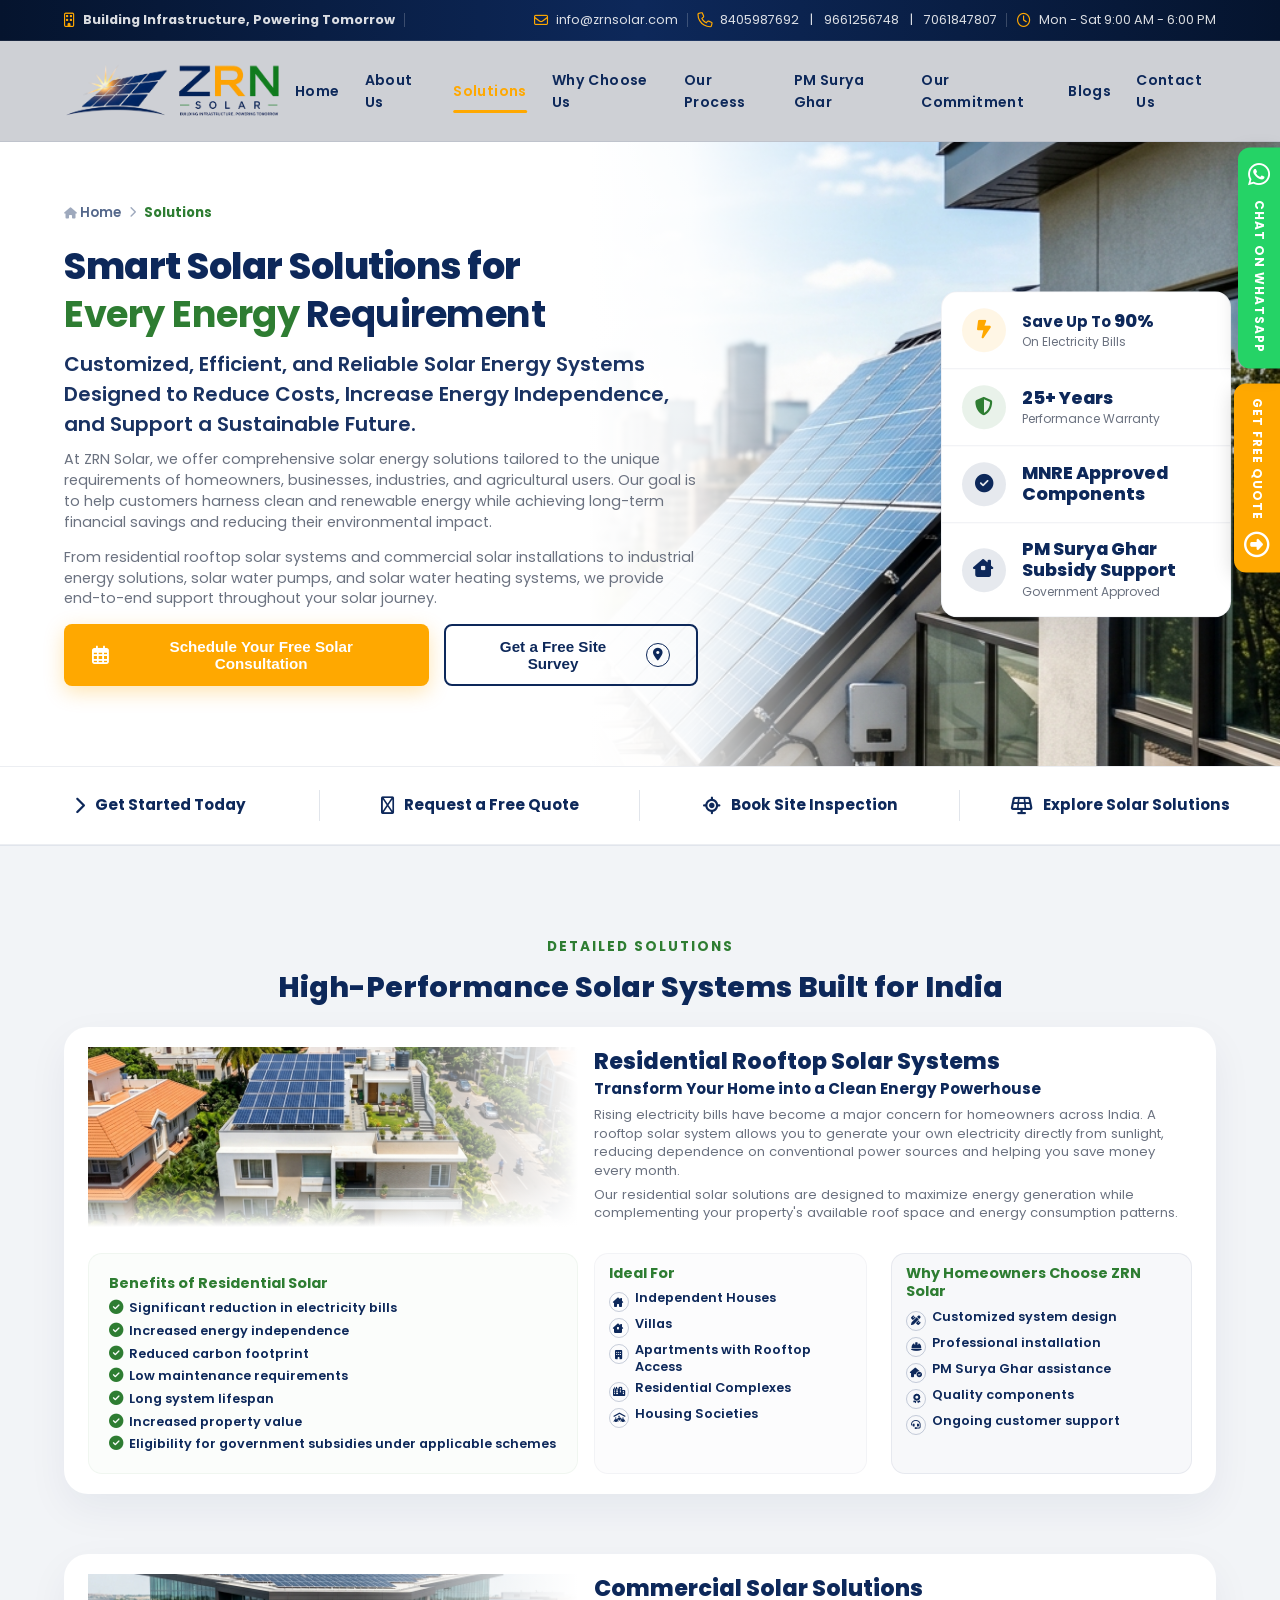
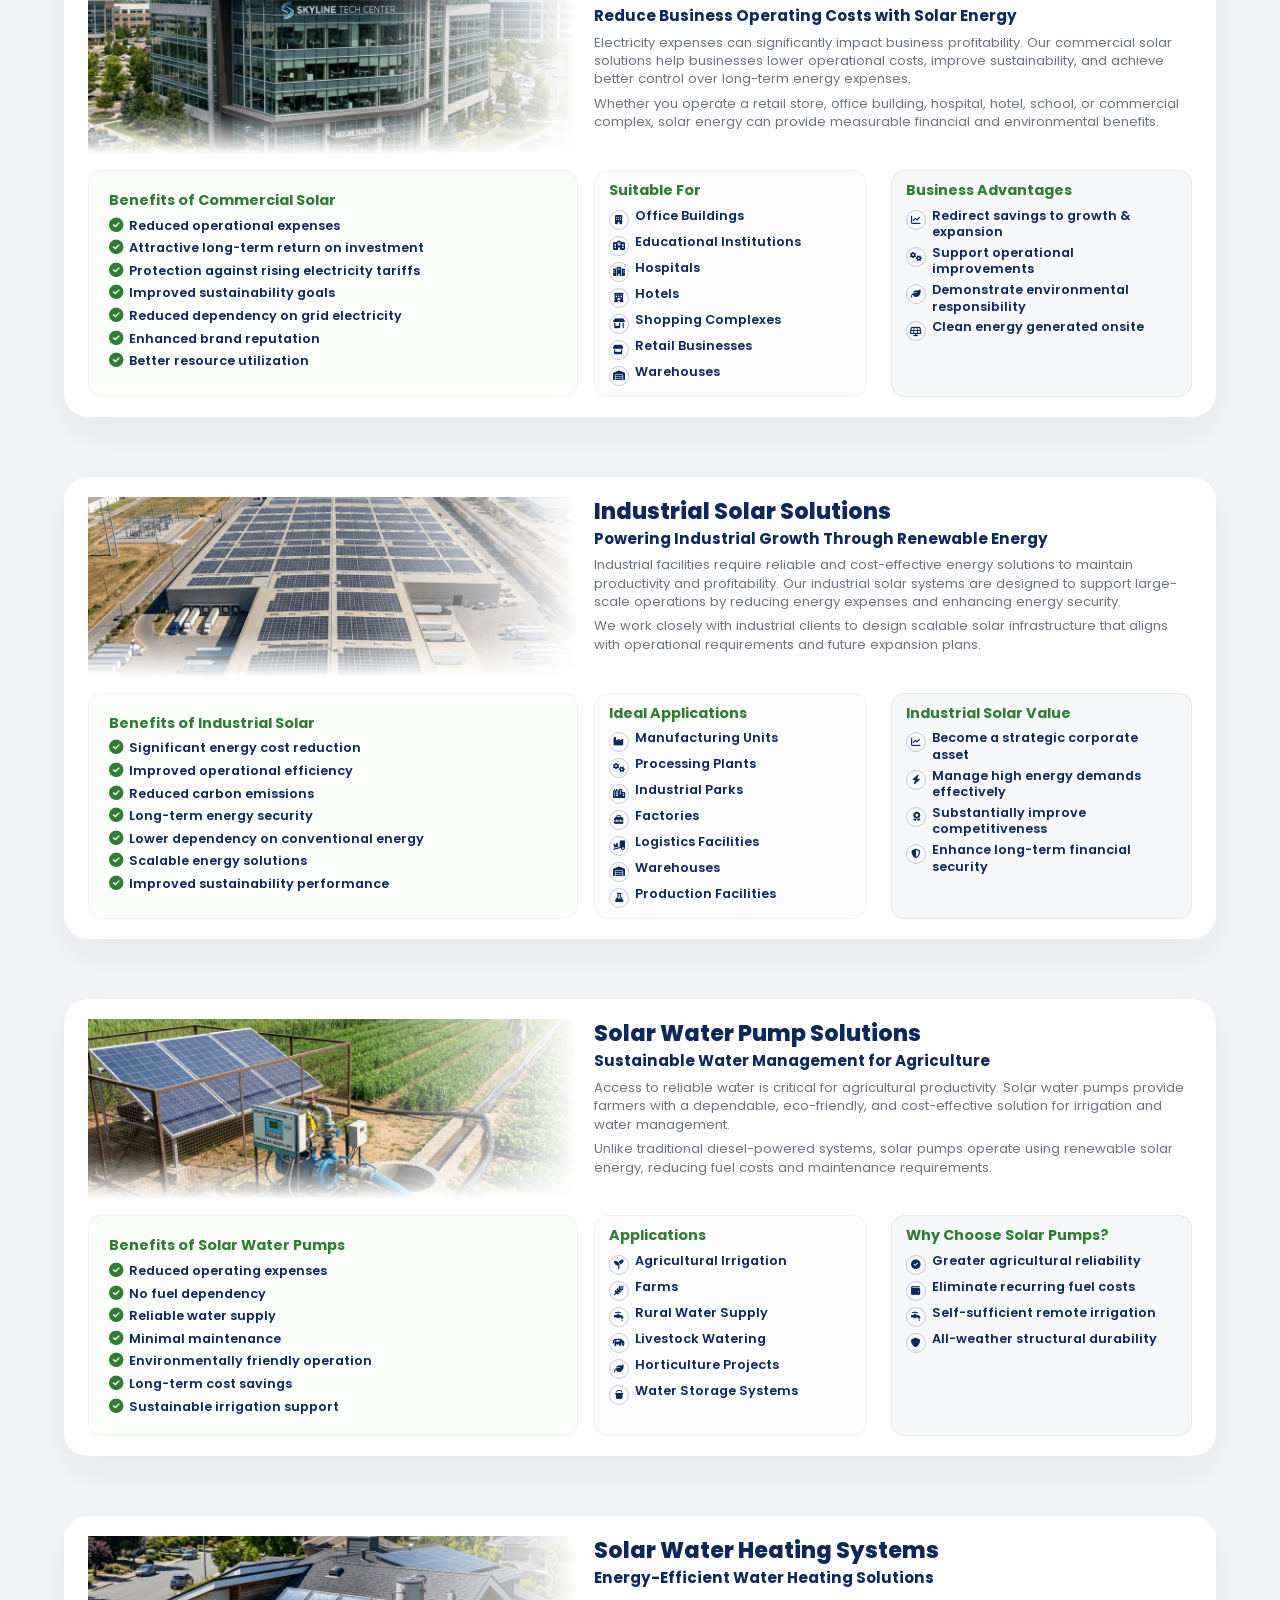
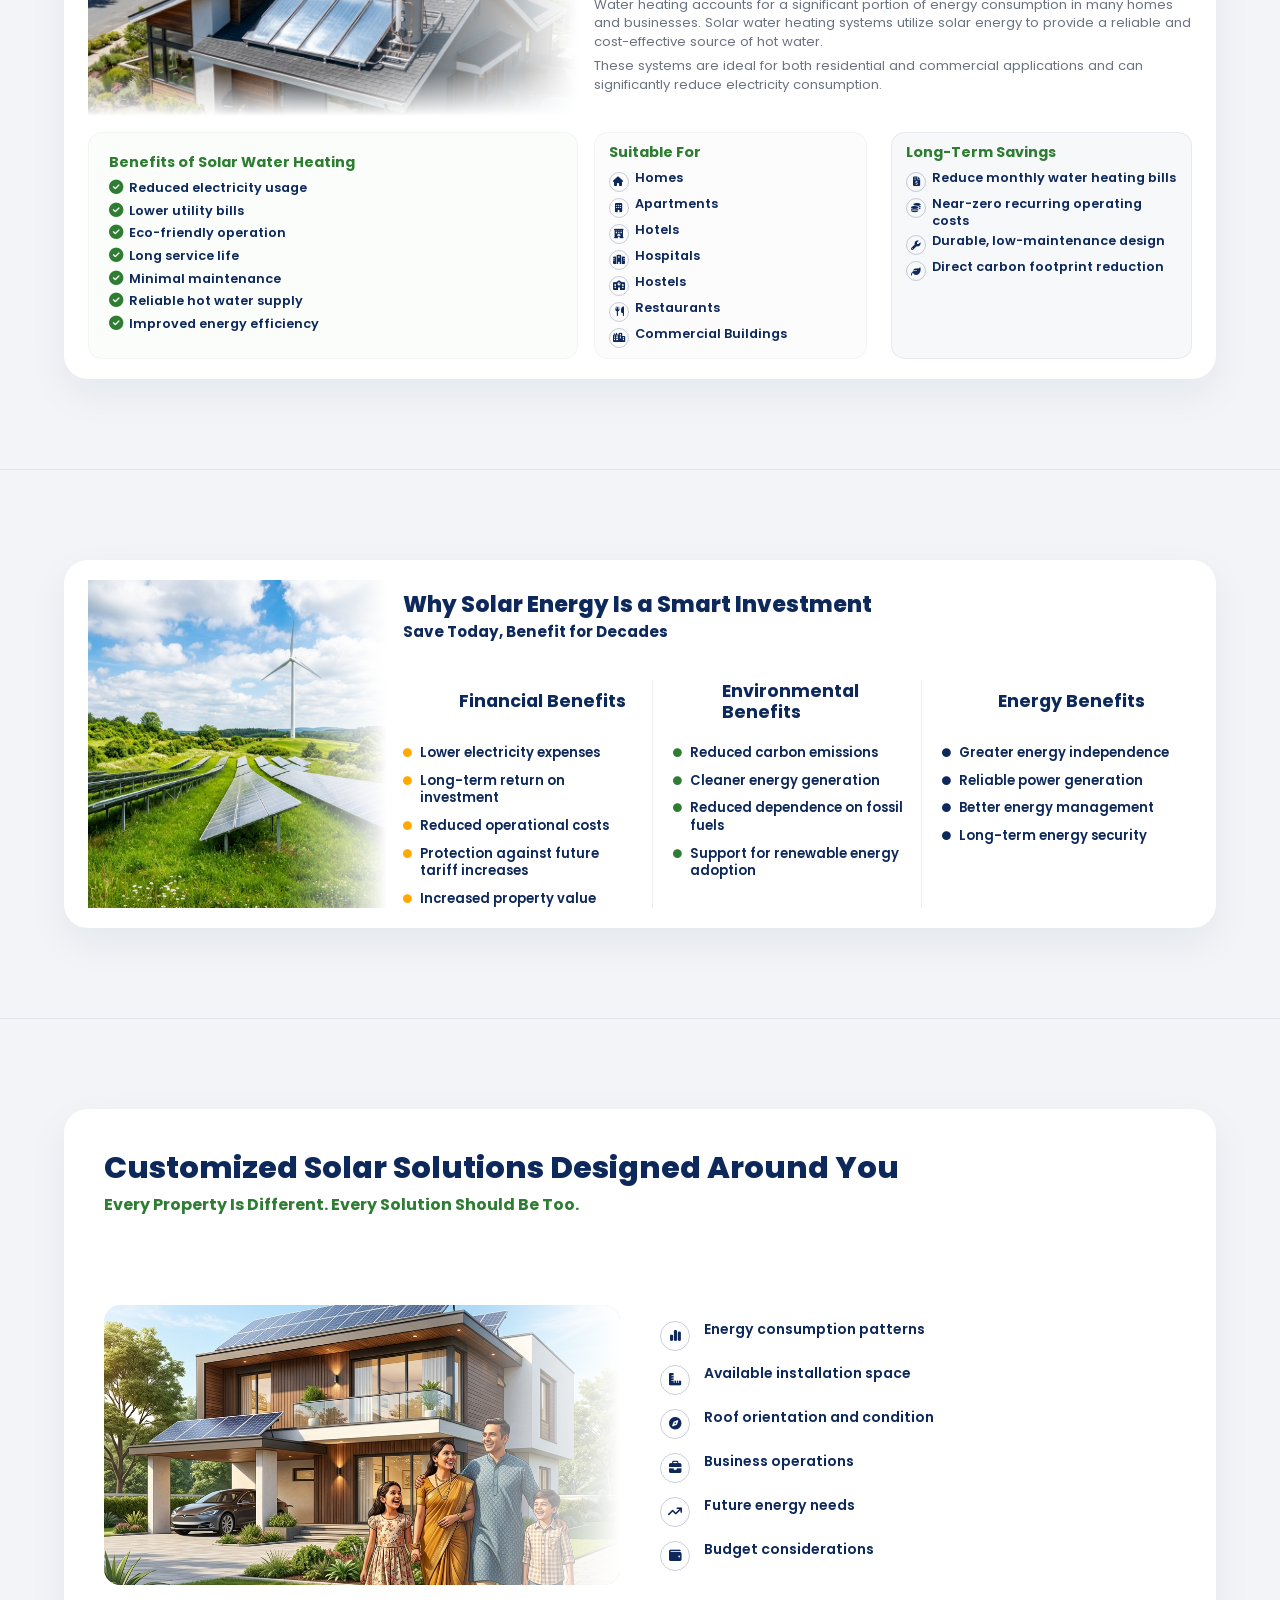
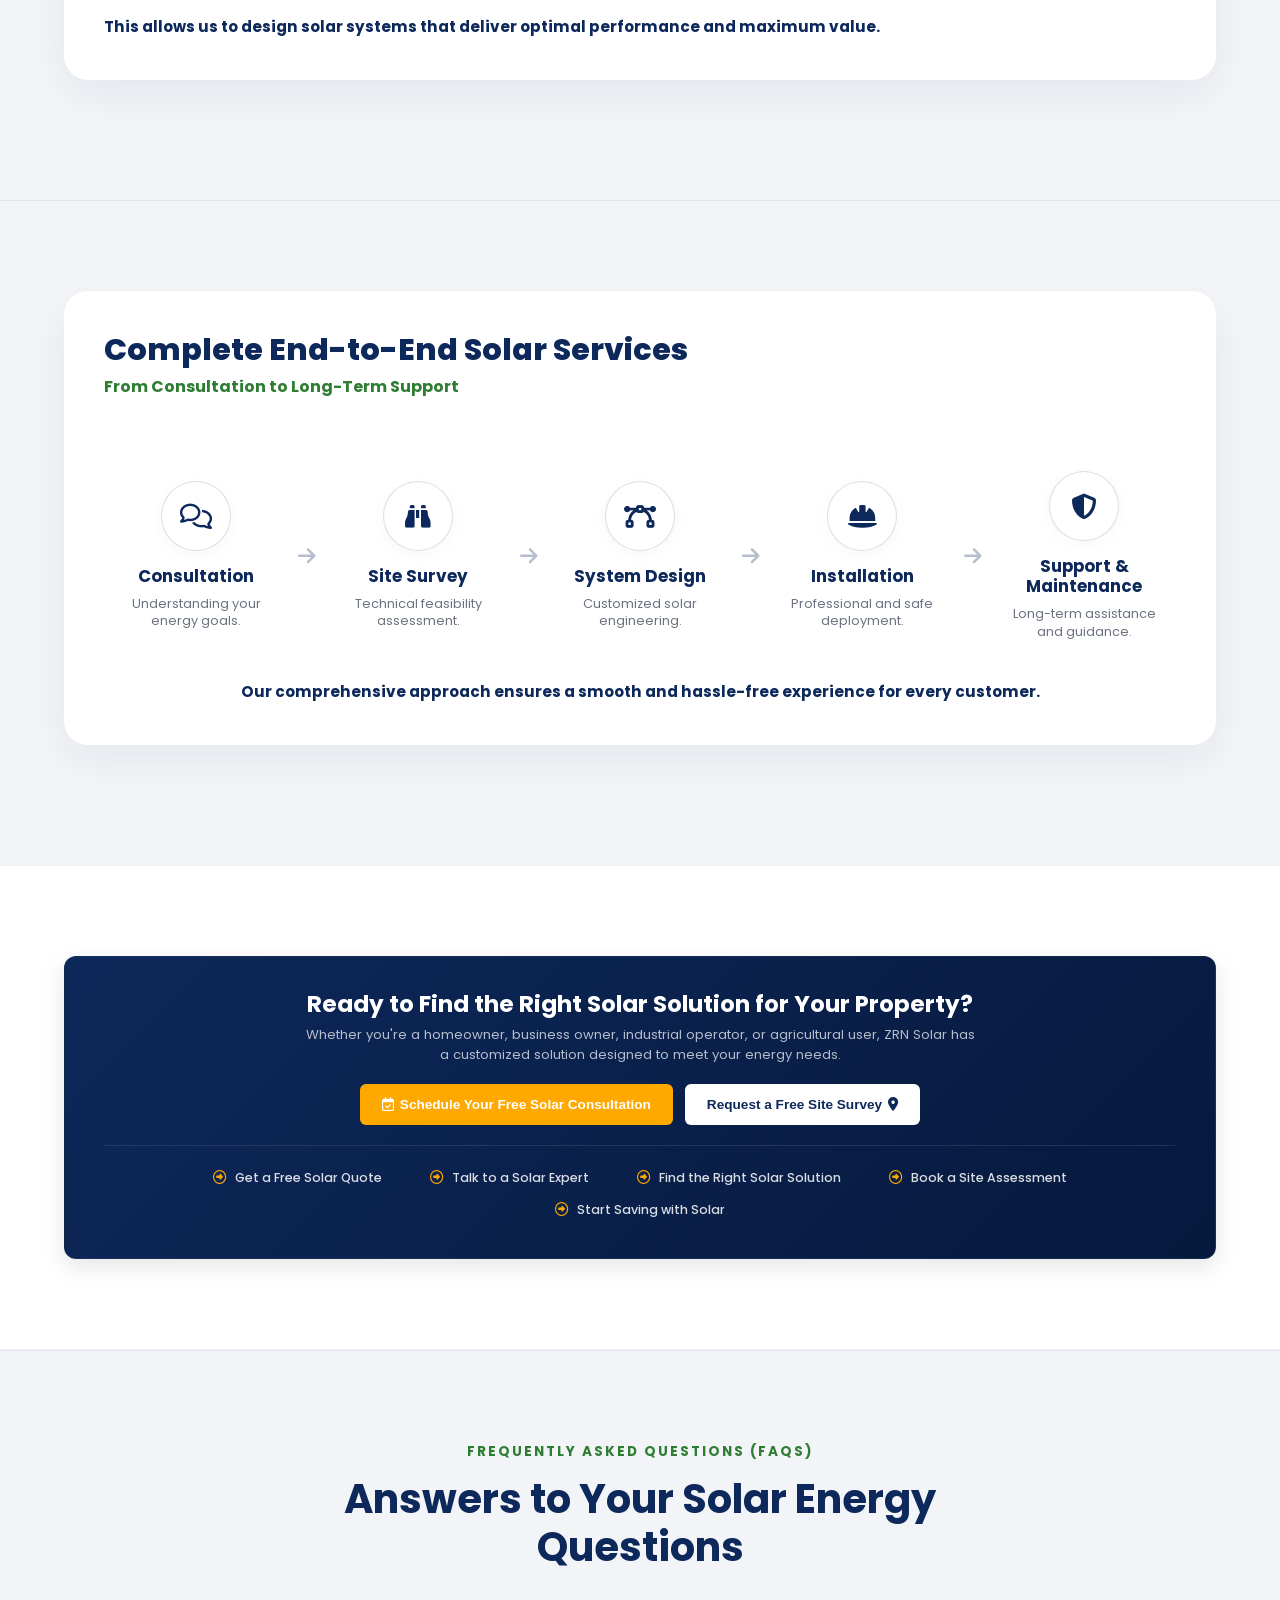
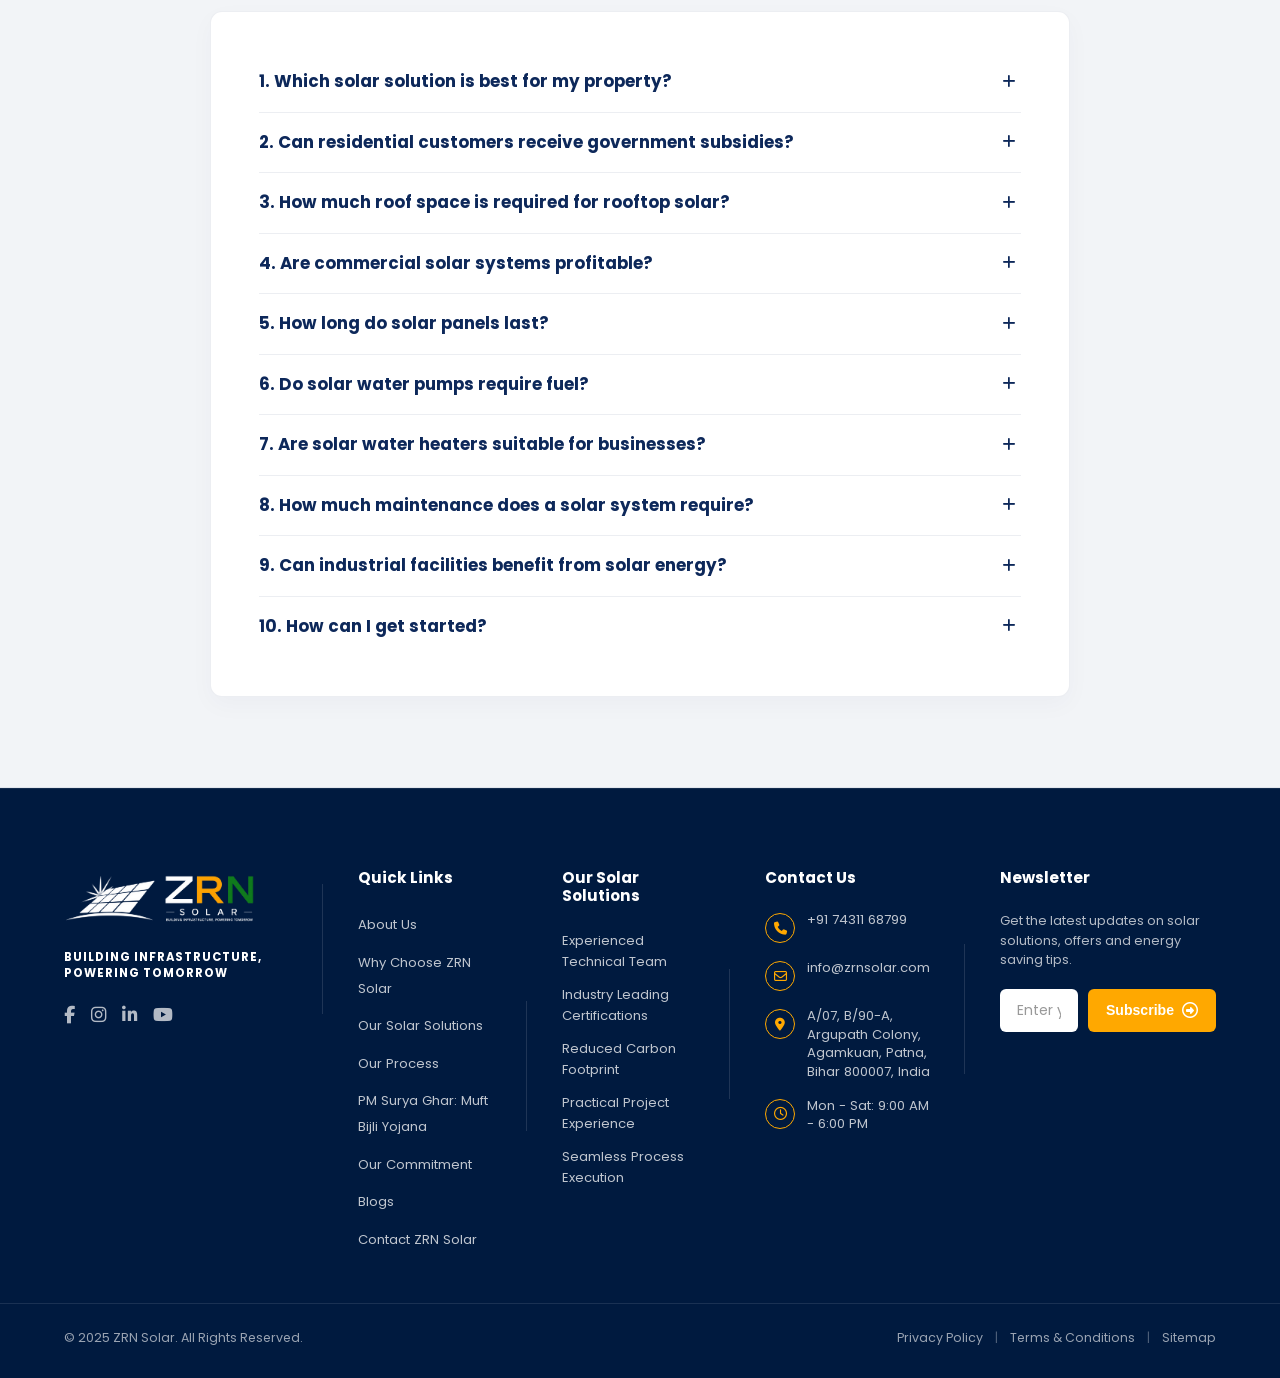
<file: solutions.html>
<!DOCTYPE html>
<html lang="en">

<head>
  <meta charset="UTF-8">
  <meta name="viewport" content="width=device-width, initial-scale=1.0">
  <meta name="title" content="Solar Solutions in India | Residential, Commercial & Industrial Solar Systems | ZRN Solar">
  <meta name="description"
    content="Explore ZRN Solar's complete range of solar solutions including rooftop solar systems, commercial solar installations, industrial solar projects, solar water pumps, and solar water heating systems.">
  <title>Our Solar Solutions | Residential, Commercial & Industrial Solar Systems | ZRN Solar</title>
  <link rel="stylesheet" href="styles.css?v=69">
  <link rel="stylesheet" href="https://cdnjs.cloudflare.com/ajax/libs/font-awesome/6.4.0/css/all.min.css">
  <link rel="stylesheet" href="solutions.css?v=1">
</head>

<body>

  <!-- Top Info Bar -->
  <div class="top-container">
    <div class="container">
      <div class="top-bar-container">
        <div class="top-info-item tagline-item">
          <i class="fa-regular fa-building"></i>
          <strong>Building Infrastructure, Powering Tomorrow</strong>
        </div>
        <div class="top-bar-right-items">
          <div class="top-info-item">
            <i class="fa-regular fa-envelope"></i>
            <a href="mailto:info@zrnsolar.com">info@zrnsolar.com</a>
          </div>
          <div class="top-info-item">
            <i class="fa-solid fa-phone hollow-phone"></i>
            <a href="tel:8405987692">8405987692</a>&nbsp;|&nbsp;
            <a href="tel:9661256748">9661256748</a>&nbsp;|&nbsp;
            <a href="tel:7061847807">7061847807</a>
          </div>
          <div class="top-info-item">
            <i class="fa-regular fa-clock"></i>
            <time>Mon - Sat 9:00 AM - 6:00 PM</time>
          </div>
        </div>
      </div>
    </div>
  </div>

  <!-- Header & Navigation -->
  <header class="site-header" id="mainHeader">
    <div class="navbar-container">
      <div class="container">
        <div class="main-nav">
          <div class="logo-area">
            <div class="logo-wrapper">
              <a href="index.html" id="navLogo">
                <img src="assets/logo/logo.png" alt="ZRN Solar Logo" class="site-logo">
              </a>
            </div>
          </div>

          <nav class="nav-menu" id="navMenu">
            <a href="index.html" class="nav-link">Home</a>
            <a href="about.html" class="nav-link">About Us</a>
            <a href="solutions.html" class="nav-link active">Solutions</a>
            <a href="why-choose.html" class="nav-link">Why Choose Us</a>
            <a href="process.html" class="nav-link">Our Process</a>
            <a href="pm-surya-ghar.html" class="nav-link">PM Surya Ghar</a>
            <a href="commitment.html" class="nav-link">Our Commitment</a>
            <a href="blogs.html" class="nav-link">Blogs</a>
            <a href="contact.html" class="nav-link">Contact Us</a>
          </nav>

          <button class="menu-toggle" id="menuToggle" aria-label="Toggle Menu">
            <i class="hamburger-bar"></i>
            <i class="hamburger-bar"></i>
            <i class="hamburger-bar"></i>
          </button>
        </div>
      </div>
    </div>
  </header>

  <!-- Hero Section -->
  <section class="hero" id="solutions-hero">
    <div class="hero-container container">
      <div class="hero-content">
        <div class="hero-breadcrumb">
          <a href="index.html"><i class="fa-solid fa-house"></i> Home</a>
          <i class="fa-solid fa-chevron-right"></i>
          <span>Solutions</span>
        </div>

        <h1 class="hero-title">
          <div class="hero-title-line">Smart Solar Solutions for</div>
          <div class="hero-title-line"><strong class="text-highlight-green">Every Energy</strong> <b
              class="text-highlight-navy">Requirement</b></div>
        </h1>

        <p class="hero-subheadline">
          Customized, Efficient, and Reliable Solar Energy Systems Designed to Reduce Costs, Increase
          Energy Independence, and Support a Sustainable Future.
        </p>
        <div class="hero-desc">
          <p style="margin-bottom: 14px;">
            At ZRN Solar, we offer comprehensive solar energy solutions tailored to the unique
            requirements of homeowners, businesses, industries, and agricultural users. Our goal is to help
            customers harness clean and renewable energy while achieving long-term financial savings and
            reducing their environmental impact.
          </p>
          <p>
            From residential rooftop solar systems and commercial solar installations to industrial energy
            solutions, solar water pumps, and solar water heating systems, we provide end-to-end support
            throughout your solar journey.
          </p>
        </div>

        <div class="hero-buttons">
          <button class="hero-btn-primary" id="heroPrimaryCTA" onclick="window.location.href='contact.html'">
            <i class="fa-regular fa-calendar-days btn-icon-left"></i>
            Schedule Your Free Solar Consultation
          </button>
          <button class="hero-btn-secondary" id="heroSecondaryCTA" onclick="window.location.href='contact.html'">
            Get a Free Site Survey
            <i class="btn-icon-circle"><i class="fa-solid fa-location-dot"></i></i>
          </button>
        </div>
      </div>

      <div class="hero-visual-panel">
        <div class="hero-image-wrapper">
          <img src="assets/images/hero_solar.png" alt="ZRN Solar Panel Installation with City Skyline"
            class="hero-img-bg">
        </div>

        <div class="hero-sidebar-panel" id="heroSidebarPanel">
          <div class="sidebar-item" id="sidebarElectricity">
            <div class="card-icon-circle circle-orange">
              <i class="fa-solid fa-bolt-lightning"></i>
            </div>
            <div class="card-text">
              <h4 class="card-title">Save Up To <strong class="number-highlight">90%</strong></h4>
              <p class="card-desc">On Electricity Bills</p>
            </div>
          </div>

          <div class="sidebar-item" id="sidebarWarranty">
            <div class="card-icon-circle circle-green">
              <i class="fa-solid fa-shield-halved"></i>
            </div>
            <div class="card-text">
              <h4 class="card-title"><strong class="number-highlight">25+ Years</strong></h4>
              <p class="card-desc">Performance Warranty</p>
            </div>
          </div>

          <div class="sidebar-item" id="sidebarMNRE">
            <div class="card-icon-circle circle-navy">
              <i class="fa-solid fa-circle-check"></i>
            </div>
            <div class="card-text text-double-title">
              <h4 class="card-title"><strong class="number-highlight">MNRE Approved</strong></h4>
              <h4 class="card-title"><strong class="number-highlight">Components</strong></h4>
            </div>
          </div>

          <div class="sidebar-item" id="sidebarSubsidy">
            <div class="card-icon-circle circle-navy">
              <i class="fa-solid fa-house-chimney-window"></i>
            </div>
            <div class="card-text">
              <h4 class="card-title"><strong class="number-highlight">PM Surya Ghar</strong></h4>
              <h4 class="card-title"><strong class="number-highlight">Subsidy Support</strong></h4>
              <p class="card-desc">Government Approved</p>
            </div>
          </div>
        </div>
      </div>
    </div>
    <!-- Floating Action Buttons -->
    <div class="floating-badge-container">
      <a href="https://wa.me/918405987692" target="_blank" class="whatsapp-float-badge" id="whatsappFloatBadge"
        aria-label="Chat on WhatsApp">
        <i class="fa-brands fa-whatsapp whatsapp-icon"></i>
        <strong class="whatsapp-text">Chat on WhatsApp</strong>
      </a>
      <a href="contact.html" class="quote-float-badge" id="quoteFloatBadge"
        aria-label="Get Free Quote">
        <strong class="quote-float-text">Get Free Quote</strong>
        <i class="fa-regular fa-circle-right quote-float-icon"></i>
      </a>
    </div>
  </section>

  <!-- Hero CTA Quick Links Bar -->
  <div class="hero-cta-links-wrapper" id="heroCtaLinksWrapper">
    <div class="hero-cta-links-bar container" id="heroCtaLinksBar">
      <a href="contact.html" class="cta-link-item" id="ctaLinkGetStarted">
        <i class="fa-solid fa-chevron-right link-icon"></i>
        <strong class="link-text">Get Started Today</strong>
      </a>
      <a href="contact.html" class="cta-link-item" id="ctaLinkQuote">
        <i class="fa-regular fa-clipboard-check link-icon"></i>
        <strong class="link-text">Request a Free Quote</strong>
      </a>
      <a href="contact.html" class="cta-link-item" id="ctaLinkInspection">
        <i class="fa-solid fa-location-crosshairs link-icon"></i>
        <strong class="link-text">Book Site Inspection</strong>
      </a>
      <a href="#solutions-detail" class="cta-link-item" id="ctaLinkSolutions">
        <i class="fa-solid fa-solar-panel link-icon"></i>
        <strong class="link-text">Explore Solar Solutions</strong>
      </a>
    </div>
  </div>

  <!-- Detailed Solutions Section -->
  <section class="solutions-detail-section" id="solutions-detail">
    <div class="container">
      <div class="solutions-detail-header">
        <span class="section-subtitle-green">Detailed Solutions</span>
        <h2>High-Performance Solar Systems Built for India</h2>
      </div>

      <div class="solutions-detail-container">
        
        <!-- Solution 1: Residential -->
        <div class="solution-detail-card featured">

          <!-- Grid area: sol-img — Image with badge -->
          <div class="solution-image-container">
            <img src="assets/images/solar_residential.png" alt="Residential Rooftop Solar Systems">

          </div>

          <!-- Grid area: sol-info — Title + Subtitle + Paragraphs -->
          <div class="solution-info-side">
            <h3 class="solution-detail-title">Residential Rooftop Solar Systems</h3>
            <h4 class="solution-detail-subtitle">Transform Your Home into a Clean Energy Powerhouse</h4>
            <div class="solution-paragraphs">
              <p>Rising electricity bills have become a major concern for homeowners across India. A rooftop solar system allows you to generate your own electricity directly from sunlight, reducing dependence on conventional power sources and helping you save money every month.</p>
              <p>Our residential solar solutions are designed to maximize energy generation while complementing your property's available roof space and energy consumption patterns.</p>
            </div>
          </div>

          <!-- Grid area: sol-ben — Benefits list (same row as extra-grids below) -->
          <div class="solution-benefits-block">
            <h5 class="solution-block-title">Benefits of Residential Solar</h5>
            <ul class="solution-bullet-list green-checks">
              <li><i class="fa-solid fa-circle-check"></i> Significant reduction in electricity bills</li>
              <li><i class="fa-solid fa-circle-check"></i> Increased energy independence</li>
              <li><i class="fa-solid fa-circle-check"></i> Reduced carbon footprint</li>
              <li><i class="fa-solid fa-circle-check"></i> Low maintenance requirements</li>
              <li><i class="fa-solid fa-circle-check"></i> Long system lifespan</li>
              <li><i class="fa-solid fa-circle-check"></i> Increased property value</li>
              <li><i class="fa-solid fa-circle-check"></i> Eligibility for government subsidies under applicable schemes</li>
            </ul>
          </div>

          <!-- Grid area: sol-extra — Ideal For + Why Choose (same row as benefits) -->
          <div class="solution-extra-grids">
            <!-- Ideal For Block -->
            <div class="solution-ideal-block">
              <h5 class="solution-block-title">Ideal For</h5>
              <ul class="solution-bullet-list blue-icons">
                <li><i class="fa-solid fa-house-chimney"></i> Independent Houses</li>
                <li><i class="fa-solid fa-house-chimney-window"></i> Villas</li>
                <li><i class="fa-solid fa-building"></i> Apartments with Rooftop Access</li>
                <li><i class="fa-solid fa-city"></i> Residential Complexes</li>
                <li><i class="fa-solid fa-people-roof"></i> Housing Societies</li>
              </ul>
            </div>
            <!-- Why Choose ZRN Block -->
            <div class="solution-why-zrn-block">
              <h5 class="solution-block-title">Why Homeowners Choose ZRN Solar</h5>
              <ul class="solution-bullet-list circle-icons">
                <li><i class="fa-solid fa-pen-ruler"></i> Customized system design</li>
                <li><i class="fa-solid fa-helmet-safety"></i> Professional installation</li>
                <li><i class="fa-solid fa-house-circle-check"></i> PM Surya Ghar assistance</li>
                <li><i class="fa-solid fa-award"></i> Quality components</li>
                <li><i class="fa-solid fa-headset"></i> Ongoing customer support</li>
              </ul>

            </div>
          </div>

        </div>

        <!-- Solution 2: Commercial -->
        <div class="solution-detail-card featured">

          <!-- Grid area: sol-img — Image with badge -->
          <div class="solution-image-container">
            <img src="assets/images/solar_commercial.png" alt="Commercial Solar Solutions">

          </div>

          <!-- Grid area: sol-info — Title + Subtitle + Paragraphs -->
          <div class="solution-info-side">
            <h3 class="solution-detail-title">Commercial Solar Solutions</h3>
            <h4 class="solution-detail-subtitle">Reduce Business Operating Costs with Solar Energy</h4>
            <div class="solution-paragraphs">
              <p>Electricity expenses can significantly impact business profitability. Our commercial solar solutions help businesses lower operational costs, improve sustainability, and achieve better control over long-term energy expenses.</p>
              <p>Whether you operate a retail store, office building, hospital, hotel, school, or commercial complex, solar energy can provide measurable financial and environmental benefits.</p>
            </div>
          </div>

          <!-- Grid area: sol-ben — Benefits list (same row as extra-grids below) -->
          <div class="solution-benefits-block">
            <h5 class="solution-block-title">Benefits of Commercial Solar</h5>
            <ul class="solution-bullet-list green-checks">
              <li><i class="fa-solid fa-circle-check"></i> Reduced operational expenses</li>
              <li><i class="fa-solid fa-circle-check"></i> Attractive long-term return on investment</li>
              <li><i class="fa-solid fa-circle-check"></i> Protection against rising electricity tariffs</li>
              <li><i class="fa-solid fa-circle-check"></i> Improved sustainability goals</li>
              <li><i class="fa-solid fa-circle-check"></i> Reduced dependency on grid electricity</li>
              <li><i class="fa-solid fa-circle-check"></i> Enhanced brand reputation</li>
              <li><i class="fa-solid fa-circle-check"></i> Better resource utilization</li>
            </ul>
          </div>

          <!-- Grid area: sol-extra — Suitable For + Business Advantages (same row as benefits) -->
          <div class="solution-extra-grids">
            <!-- Suitable For Block -->
            <div class="solution-ideal-block">
              <h5 class="solution-block-title">Suitable For</h5>
              <ul class="solution-bullet-list blue-icons">
                <li><i class="fa-solid fa-building"></i> Office Buildings</li>
                <li><i class="fa-solid fa-school"></i> Educational Institutions</li>
                <li><i class="fa-solid fa-hospital"></i> Hospitals</li>
                <li><i class="fa-solid fa-hotel"></i> Hotels</li>
                <li><i class="fa-solid fa-shop"></i> Shopping Complexes</li>
                <li><i class="fa-solid fa-store"></i> Retail Businesses</li>
                <li><i class="fa-solid fa-warehouse"></i> Warehouses</li>
              </ul>
            </div>
            <!-- Business Advantages Block -->
            <div class="solution-why-zrn-block">
              <h5 class="solution-block-title">Business Advantages</h5>
              <ul class="solution-bullet-list circle-icons">
                <li><i class="fa-solid fa-chart-line"></i> Redirect savings to growth & expansion</li>
                <li><i class="fa-solid fa-gears"></i> Support operational improvements</li>
                <li><i class="fa-solid fa-leaf"></i> Demonstrate environmental responsibility</li>
                <li><i class="fa-solid fa-solar-panel"></i> Clean energy generated onsite</li>
              </ul>

            </div>
          </div>

        </div>

        <!-- Solution 3: Industrial -->
        <div class="solution-detail-card featured">

          <!-- Grid area: sol-img — Image with badge -->
          <div class="solution-image-container">
            <img src="assets/images/solar_industrial.png" alt="Industrial Solar Solutions">

          </div>

          <!-- Grid area: sol-info — Title + Subtitle + Paragraphs -->
          <div class="solution-info-side">
            <h3 class="solution-detail-title">Industrial Solar Solutions</h3>
            <h4 class="solution-detail-subtitle">Powering Industrial Growth Through Renewable Energy</h4>
            <div class="solution-paragraphs">
              <p>Industrial facilities require reliable and cost-effective energy solutions to maintain productivity and profitability. Our industrial solar systems are designed to support large-scale operations by reducing energy expenses and enhancing energy security.</p>
              <p>We work closely with industrial clients to design scalable solar infrastructure that aligns with operational requirements and future expansion plans.</p>
            </div>
          </div>

          <!-- Grid area: sol-ben — Benefits list -->
          <div class="solution-benefits-block">
            <h5 class="solution-block-title">Benefits of Industrial Solar</h5>
            <ul class="solution-bullet-list green-checks">
              <li><i class="fa-solid fa-circle-check"></i> Significant energy cost reduction</li>
              <li><i class="fa-solid fa-circle-check"></i> Improved operational efficiency</li>
              <li><i class="fa-solid fa-circle-check"></i> Reduced carbon emissions</li>
              <li><i class="fa-solid fa-circle-check"></i> Long-term energy security</li>
              <li><i class="fa-solid fa-circle-check"></i> Lower dependency on conventional energy</li>
              <li><i class="fa-solid fa-circle-check"></i> Scalable energy solutions</li>
              <li><i class="fa-solid fa-circle-check"></i> Improved sustainability performance</li>
            </ul>
          </div>

          <!-- Grid area: sol-extra — Ideal Applications + Value -->
          <div class="solution-extra-grids">
            <!-- Ideal Applications Block -->
            <div class="solution-ideal-block">
              <h5 class="solution-block-title">Ideal Applications</h5>
              <ul class="solution-bullet-list blue-icons">
                <li><i class="fa-solid fa-industry"></i> Manufacturing Units</li>
                <li><i class="fa-solid fa-gears"></i> Processing Plants</li>
                <li><i class="fa-solid fa-city"></i> Industrial Parks</li>
                <li><i class="fa-solid fa-toolbox"></i> Factories</li>
                <li><i class="fa-solid fa-truck-ramp-box"></i> Logistics Facilities</li>
                <li><i class="fa-solid fa-warehouse"></i> Warehouses</li>
                <li><i class="fa-solid fa-flask"></i> Production Facilities</li>
              </ul>
            </div>
            <!-- Value Block -->
            <div class="solution-why-zrn-block">
              <h5 class="solution-block-title">Industrial Solar Value</h5>
              <ul class="solution-bullet-list circle-icons">
                <li><i class="fa-solid fa-chart-line"></i> Become a strategic corporate asset</li>
                <li><i class="fa-solid fa-bolt"></i> Manage high energy demands effectively</li>
                <li><i class="fa-solid fa-award"></i> Substantially improve competitiveness</li>
                <li><i class="fa-solid fa-shield-halved"></i> Enhance long-term financial security</li>
              </ul>

            </div>
          </div>

        </div>

        <!-- Solution 4: Solar Water Pump -->
        <div class="solution-detail-card featured">

          <!-- Grid area: sol-img — Image with badge -->
          <div class="solution-image-container">
            <img src="assets/images/solar_water_pump.png" alt="Solar Water Pump Solutions">

          </div>

          <!-- Grid area: sol-info — Title + Subtitle + Paragraphs -->
          <div class="solution-info-side">
            <h3 class="solution-detail-title">Solar Water Pump Solutions</h3>
            <h4 class="solution-detail-subtitle">Sustainable Water Management for Agriculture</h4>
            <div class="solution-paragraphs">
              <p>Access to reliable water is critical for agricultural productivity. Solar water pumps provide farmers with a dependable, eco-friendly, and cost-effective solution for irrigation and water management.</p>
              <p>Unlike traditional diesel-powered systems, solar pumps operate using renewable solar energy, reducing fuel costs and maintenance requirements.</p>
            </div>
          </div>

          <!-- Grid area: sol-ben — Benefits list -->
          <div class="solution-benefits-block">
            <h5 class="solution-block-title">Benefits of Solar Water Pumps</h5>
            <ul class="solution-bullet-list green-checks">
              <li><i class="fa-solid fa-circle-check"></i> Reduced operating expenses</li>
              <li><i class="fa-solid fa-circle-check"></i> No fuel dependency</li>
              <li><i class="fa-solid fa-circle-check"></i> Reliable water supply</li>
              <li><i class="fa-solid fa-circle-check"></i> Minimal maintenance</li>
              <li><i class="fa-solid fa-circle-check"></i> Environmentally friendly operation</li>
              <li><i class="fa-solid fa-circle-check"></i> Long-term cost savings</li>
              <li><i class="fa-solid fa-circle-check"></i> Sustainable irrigation support</li>
            </ul>
          </div>

          <!-- Grid area: sol-extra — Applications + Why Choose -->
          <div class="solution-extra-grids">
            <!-- Applications Block -->
            <div class="solution-ideal-block">
              <h5 class="solution-block-title">Applications</h5>
              <ul class="solution-bullet-list blue-icons">
                <li><i class="fa-solid fa-seedling"></i> Agricultural Irrigation</li>
                <li><i class="fa-solid fa-wheat-awn"></i> Farms</li>
                <li><i class="fa-solid fa-faucet-drip"></i> Rural Water Supply</li>
                <li><i class="fa-solid fa-cow"></i> Livestock Watering</li>
                <li><i class="fa-solid fa-leaf"></i> Horticulture Projects</li>
                <li><i class="fa-solid fa-bucket"></i> Water Storage Systems</li>
              </ul>
            </div>
            <!-- Why Choose Block -->
            <div class="solution-why-zrn-block">
              <h5 class="solution-block-title">Why Choose Solar Pumps?</h5>
              <ul class="solution-bullet-list circle-icons">
                <li><i class="fa-solid fa-circle-check"></i> Greater agricultural reliability</li>
                <li><i class="fa-solid fa-wallet"></i> Eliminate recurring fuel costs</li>
                <li><i class="fa-solid fa-faucet-drip"></i> Self-sufficient remote irrigation</li>
                <li><i class="fa-solid fa-shield"></i> All-weather structural durability</li>
              </ul>

            </div>
          </div>

        </div>

        <!-- Solution 5: Solar Water Heating -->
        <div class="solution-detail-card featured">

          <!-- Grid area: sol-img — Image with badge -->
          <div class="solution-image-container">
            <img src="assets/images/solar_water_heating.png" alt="Solar Water Heating Systems">

          </div>

          <!-- Grid area: sol-info — Title + Subtitle + Paragraphs -->
          <div class="solution-info-side">
            <h3 class="solution-detail-title">Solar Water Heating Systems</h3>
            <h4 class="solution-detail-subtitle">Energy-Efficient Water Heating Solutions</h4>
            <div class="solution-paragraphs">
              <p>Water heating accounts for a significant portion of energy consumption in many homes and businesses. Solar water heating systems utilize solar energy to provide a reliable and cost-effective source of hot water.</p>
              <p>These systems are ideal for both residential and commercial applications and can significantly reduce electricity consumption.</p>
            </div>
          </div>

          <!-- Grid area: sol-ben — Benefits list -->
          <div class="solution-benefits-block">
            <h5 class="solution-block-title">Benefits of Solar Water Heating</h5>
            <ul class="solution-bullet-list green-checks">
              <li><i class="fa-solid fa-circle-check"></i> Reduced electricity usage</li>
              <li><i class="fa-solid fa-circle-check"></i> Lower utility bills</li>
              <li><i class="fa-solid fa-circle-check"></i> Eco-friendly operation</li>
              <li><i class="fa-solid fa-circle-check"></i> Long service life</li>
              <li><i class="fa-solid fa-circle-check"></i> Minimal maintenance</li>
              <li><i class="fa-solid fa-circle-check"></i> Reliable hot water supply</li>
              <li><i class="fa-solid fa-circle-check"></i> Improved energy efficiency</li>
            </ul>
          </div>

          <!-- Grid area: sol-extra — Suitable For + Savings -->
          <div class="solution-extra-grids">
            <!-- Suitable For Block -->
            <div class="solution-ideal-block">
              <h5 class="solution-block-title">Suitable For</h5>
              <ul class="solution-bullet-list blue-icons">
                <li><i class="fa-solid fa-house"></i> Homes</li>
                <li><i class="fa-solid fa-building"></i> Apartments</li>
                <li><i class="fa-solid fa-hotel"></i> Hotels</li>
                <li><i class="fa-solid fa-hospital"></i> Hospitals</li>
                <li><i class="fa-solid fa-school"></i> Hostels</li>
                <li><i class="fa-solid fa-utensils"></i> Restaurants</li>
                <li><i class="fa-solid fa-city"></i> Commercial Buildings</li>
              </ul>
            </div>
            <!-- Savings Block -->
            <div class="solution-why-zrn-block">
              <h5 class="solution-block-title">Long-Term Savings</h5>
              <ul class="solution-bullet-list circle-icons">
                <li><i class="fa-solid fa-file-invoice-dollar"></i> Reduce monthly water heating bills</li>
                <li><i class="fa-solid fa-coins"></i> Near-zero recurring operating costs</li>
                <li><i class="fa-solid fa-wrench"></i> Durable, low-maintenance design</li>
                <li><i class="fa-solid fa-leaf"></i> Direct carbon footprint reduction</li>
              </ul>

            </div>
          </div>

      </div>
    </div>
  </section>

  <!-- Section 6: Why Solar Energy Is a Smart Investment -->
  <section class="investment-section" id="smart-investment">
    <div class="container">
      <div class="solution-detail-card featured">
        <!-- Left Column: Faded Image -->
        <div class="solution-image-container">
          <img src="assets/images/clean_energy_landscape.png" alt="Clean Energy Landscape">
        </div>

        <!-- Right Column: Content -->
        <div class="solution-info-side" style="padding-top: 10px;">
          <h3 class="solution-detail-title">Why Solar Energy Is a Smart Investment</h3>
          <h4 class="solution-detail-subtitle">Save Today, Benefit for Decades</h4>
          
          <div class="investment-columns-grid">
            <!-- Financial Benefits -->
            <div class="investment-column">
              <div class="investment-column-header">
                <div class="investment-column-icon icon-orange">
                  <i class="fa-solid fa-indian-rupee-sign"></i>
                </div>
                <h5>Financial Benefits</h5>
              </div>
              <ul class="investment-bullet-list financial-list">
                <li><i class="fa-solid fa-circle"></i> Lower electricity expenses</li>
                <li><i class="fa-solid fa-circle"></i> Long-term return on investment</li>
                <li><i class="fa-solid fa-circle"></i> Reduced operational costs</li>
                <li><i class="fa-solid fa-circle"></i> Protection against future tariff increases</li>
                <li><i class="fa-solid fa-circle"></i> Increased property value</li>
              </ul>
            </div>

            <!-- Environmental Benefits -->
            <div class="investment-column">
              <div class="investment-column-header">
                <div class="investment-column-icon icon-green">
                  <i class="fa-solid fa-leaf"></i>
                </div>
                <h5>Environmental Benefits</h5>
              </div>
              <ul class="investment-bullet-list environmental-list">
                <li><i class="fa-solid fa-circle"></i> Reduced carbon emissions</li>
                <li><i class="fa-solid fa-circle"></i> Cleaner energy generation</li>
                <li><i class="fa-solid fa-circle"></i> Reduced dependence on fossil fuels</li>
                <li><i class="fa-solid fa-circle"></i> Support for renewable energy adoption</li>
              </ul>
            </div>

            <!-- Energy Benefits -->
            <div class="investment-column">
              <div class="investment-column-header">
                <div class="investment-column-icon icon-navy">
                  <i class="fa-solid fa-bolt-lightning"></i>
                </div>
                <h5>Energy Benefits</h5>
              </div>
              <ul class="investment-bullet-list energy-list">
                <li><i class="fa-solid fa-circle"></i> Greater energy independence</li>
                <li><i class="fa-solid fa-circle"></i> Reliable power generation</li>
                <li><i class="fa-solid fa-circle"></i> Better energy management</li>
                <li><i class="fa-solid fa-circle"></i> Long-term energy security</li>
              </ul>
            </div>
          </div>
        </div>
      </div>
    </div>
  </section>

  <!-- Section 7: Customized Solar Solutions -->
  <section class="customized-section" id="customized-solutions">
    <div class="container">
      <div class="section-card">
        <div class="section-card-content">
          <h3 class="solution-detail-title">Customized Solar Solutions Designed Around You</h3>
          <h4 class="customized-tagline" style="color: var(--brand-green); margin-top: 5px; margin-bottom: 15px;">Every Property Is Different. Every Solution Should Be Too.</h4>
          <p class="customized-paragraph" style="margin-bottom: 25px;">
            At ZRN Solar, we understand that energy requirements vary from customer to customer. Before recommending a system, we conduct a detailed assessment of:
          </p>
          
          <div class="customized-main-grid">
            <!-- Left: Faded draft schematic image -->
            <div class="customized-draft-image-container">
              <img src="assets/images/pm_surya_ghar.png" alt="Custom Solar Schematic Drawing">
            </div>
            
            <!-- Right: Circular bullet list -->
            <div class="customized-bullets-side">
              <ul class="solution-bullet-list blue-icons" style="gap: 12px;">
                <li><i class="fa-solid fa-chart-simple"></i> Energy consumption patterns</li>
                <li><i class="fa-solid fa-ruler-combined"></i> Available installation space</li>
                <li><i class="fa-solid fa-compass"></i> Roof orientation and condition</li>
                <li><i class="fa-solid fa-briefcase"></i> Business operations</li>
                <li><i class="fa-solid fa-arrow-trend-up"></i> Future energy needs</li>
                <li><i class="fa-solid fa-wallet"></i> Budget considerations</li>
              </ul>
            </div>
          </div>
          
          <p class="customized-bottom-note" style="margin-top: 30px; font-weight: 700; color: var(--brand-navy); font-size: 0.95rem;">
            This allows us to design solar systems that deliver optimal performance and maximum value.
          </p>
        </div>
      </div>
    </div>
  </section>

  <!-- Section 8: Complete End-to-End Solar Services -->
  <section class="services-process-section" id="end-to-end-services">
    <div class="container">
      <div class="section-card">
        <div class="section-card-content">
          <h3 class="solution-detail-title">Complete End-to-End Solar Services</h3>
          <h4 class="customized-tagline" style="color: var(--brand-green); margin-top: 5px; margin-bottom: 15px;">From Consultation to Long-Term Support</h4>
          <p class="customized-paragraph" style="margin-bottom: 35px;">
            Our team manages every stage of the solar installation process.
          </p>
          
          <div class="process-horizontal-track">
            <!-- Step 1 -->
            <div class="process-step-node">
              <div class="process-node-icon"><i class="fa-regular fa-comments"></i></div>
              <h5>Consultation</h5>
              <p>Understanding your energy goals.</p>
            </div>
            
            <div class="process-arrow"><i class="fa-solid fa-arrow-right"></i></div>
            
            <!-- Step 2 -->
            <div class="process-step-node">
              <div class="process-node-icon"><i class="fa-solid fa-binoculars"></i></div>
              <h5>Site Survey</h5>
              <p>Technical feasibility assessment.</p>
            </div>
            
            <div class="process-arrow"><i class="fa-solid fa-arrow-right"></i></div>
            
            <!-- Step 3 -->
            <div class="process-step-node">
              <div class="process-node-icon"><i class="fa-solid fa-bezier-curve"></i></div>
              <h5>System Design</h5>
              <p>Customized solar engineering.</p>
            </div>
            
            <div class="process-arrow"><i class="fa-solid fa-arrow-right"></i></div>
            
            <!-- Step 4 -->
            <div class="process-step-node">
              <div class="process-node-icon"><i class="fa-solid fa-helmet-safety"></i></div>
              <h5>Installation</h5>
              <p>Professional and safe deployment.</p>
            </div>
            
            <div class="process-arrow"><i class="fa-solid fa-arrow-right"></i></div>
            
            <!-- Step 5 -->
            <div class="process-step-node">
              <div class="process-node-icon"><i class="fa-solid fa-shield-halved"></i></div>
              <h5>Support & Maintenance</h5>
              <p>Long-term assistance and guidance.</p>
            </div>
          </div>
          
          <p class="customized-bottom-note" style="text-align: center; margin-top: 40px; font-weight: 700; color: var(--brand-navy); font-size: 0.95rem;">
            Our comprehensive approach ensures a smooth and hassle-free experience for every customer.
          </p>
        </div>
      </div>
    </div>
  </section>

  <!-- CTA Section -->
  <section class="commitment-section solutions-cta-section" id="solutions-cta">
    <div class="container">
      <div class="commitment-cta-bar" style="margin-top: 0;">
        <div class="cta-left">
          <h3 class="cta-title">Ready to Find the Right Solar Solution for Your Property?</h3>
          <p class="cta-desc">Whether you're a homeowner, business owner, industrial operator, or agricultural user, ZRN Solar has a customized solution designed to meet your energy needs.</p>
        </div>

        <div class="cta-buttons">
          <button class="btn-cta-orange" onclick="window.location.href='contact.html'">
            <i class="fa-regular fa-calendar-check"></i>
            Schedule Your Free Solar Consultation
          </button>
          <button class="btn-cta-white" onclick="window.location.href='contact.html'">
            Request a Free Site Survey
            <i class="fa-solid fa-location-dot"></i>
          </button>
        </div>

        <div class="cta-quick-links">
          <a href="contact.html" class="cta-quick-link">
            <i class="fa-regular fa-circle-right"></i>
            Get a Free Solar Quote
          </a>
          <a href="contact.html" class="cta-quick-link">
            <i class="fa-regular fa-circle-right"></i>
            Talk to a Solar Expert
          </a>
          <a href="contact.html" class="cta-quick-link">
            <i class="fa-regular fa-circle-right"></i>
            Find the Right Solar Solution
          </a>
          <a href="contact.html" class="cta-quick-link">
            <i class="fa-regular fa-circle-right"></i>
            Book a Site Assessment
          </a>
          <a href="contact.html" class="cta-quick-link">
            <i class="fa-regular fa-circle-right"></i>
            Start Saving with Solar
          </a>
        </div>
      </div>
    </div>
  </section>

  <!-- FAQ Section -->
  <section class="faq-section solutions-faq-section" id="faq">
    <div class="container">
      <div class="section-header" style="text-align: center; margin-bottom: 40px;">
        <span class="section-subtitle"
          style="color: var(--brand-green); font-size: 0.85rem; font-weight: 700; text-transform: uppercase; letter-spacing: 2px; margin-bottom: 12px; display: block;">Frequently
          Asked Questions (FAQs)</span>
        <h2 class="section-title">Answers to Your Solar Energy Questions</h2>
      </div>

      <div class="faq-container">
        <div class="faq-card">
          <!-- Item 1 -->
          <div class="faq-item">
            <div class="faq-question">
              <span>1. Which solar solution is best for my property?</span>
              <span class="faq-toggle"><i class="fa-solid fa-plus"></i></span>
            </div>
            <div class="faq-answer">
              <p>The ideal solution depends on your energy consumption, property type, available space, and budget. Our experts conduct a detailed assessment before making recommendations.</p>
            </div>
          </div>

          <!-- Item 2 -->
          <div class="faq-item">
            <div class="faq-question">
              <span>2. Can residential customers receive government subsidies?</span>
              <span class="faq-toggle"><i class="fa-solid fa-plus"></i></span>
            </div>
            <div class="faq-answer">
              <p>Eligible residential customers may qualify for benefits under PM Surya Ghar: Muft Bijli Yojana, subject to prevailing government guidelines.</p>
            </div>
          </div>

          <!-- Item 3 -->
          <div class="faq-item">
            <div class="faq-question">
              <span>3. How much roof space is required for rooftop solar?</span>
              <span class="faq-toggle"><i class="fa-solid fa-plus"></i></span>
            </div>
            <div class="faq-answer">
              <p>The space requirement varies depending on system size. Our team evaluates available roof area during the site survey.</p>
            </div>
          </div>

          <!-- Item 4 -->
          <div class="faq-item">
            <div class="faq-question">
              <span>4. Are commercial solar systems profitable?</span>
              <span class="faq-toggle"><i class="fa-solid fa-plus"></i></span>
            </div>
            <div class="faq-answer">
              <p>Yes. Commercial solar systems often provide substantial savings on electricity costs and attractive long-term returns.</p>
            </div>
          </div>

          <!-- Item 5 -->
          <div class="faq-item">
            <div class="faq-question">
              <span>5. How long do solar panels last?</span>
              <span class="faq-toggle"><i class="fa-solid fa-plus"></i></span>
            </div>
            <div class="faq-answer">
              <p>Most quality solar panels are designed to operate efficiently for 25 years or more with proper maintenance.</p>
            </div>
          </div>

          <!-- Item 6 -->
          <div class="faq-item">
            <div class="faq-question">
              <span>6. Do solar water pumps require fuel?</span>
              <span class="faq-toggle"><i class="fa-solid fa-plus"></i></span>
            </div>
            <div class="faq-answer">
              <p>No. Solar water pumps operate using solar energy, eliminating fuel expenses.</p>
            </div>
          </div>

          <!-- Item 7 -->
          <div class="faq-item">
            <div class="faq-question">
              <span>7. Are solar water heaters suitable for businesses?</span>
              <span class="faq-toggle"><i class="fa-solid fa-plus"></i></span>
            </div>
            <div class="faq-answer">
              <p>Yes. Hotels, hospitals, hostels, restaurants, and commercial buildings frequently benefit from solar water heating systems.</p>
            </div>
          </div>

          <!-- Item 8 -->
          <div class="faq-item">
            <div class="faq-question">
              <span>8. How much maintenance does a solar system require?</span>
              <span class="faq-toggle"><i class="fa-solid fa-plus"></i></span>
            </div>
            <div class="faq-answer">
              <p>Solar systems generally require minimal maintenance, including occasional cleaning and periodic inspections.</p>
            </div>
          </div>

          <!-- Item 9 -->
          <div class="faq-item">
            <div class="faq-question">
              <span>9. Can industrial facilities benefit from solar energy?</span>
              <span class="faq-toggle"><i class="fa-solid fa-plus"></i></span>
            </div>
            <div class="faq-answer">
              <p>Absolutely. Industrial solar systems help reduce energy expenses, improve sustainability, and support long-term operational efficiency.</p>
            </div>
          </div>

          <!-- Item 10 -->
          <div class="faq-item">
            <div class="faq-question">
              <span>10. How can I get started?</span>
              <span class="faq-toggle"><i class="fa-solid fa-plus"></i></span>
            </div>
            <div class="faq-answer">
              <p>Contact ZRN Solar to schedule a free consultation and site survey. Our team will recommend the most suitable solar solution for your needs.</p>
            </div>
          </div>
        </div>
      </div>
    </div>
  </section>

  <!-- Footer -->
  <footer class="main-footer" id="contact">
    <div class="footer-container">

      <!-- Col 1: Brand Info & Socials -->
      <div class="footer-col brand-col">
        <a href="index.html" class="logo" style="margin-bottom: 12px; display: inline-block;">
          <img src="assets/logo/logo footer.png" alt="ZRN Solar Logo" class="logo-image footer-logo-image"
            style="height: 60px;">
        </a>
        <p
          style="text-transform: uppercase; font-size: 0.72rem; letter-spacing: 1px; font-weight: 700; line-height: 1.4; margin-bottom: 20px; color: #FFFFFF;">
          Building Infrastructure,<br>Powering Tomorrow
        </p>
        <div class="footer-socials-horizontal">
          <a href="#" aria-label="Facebook"><i class="fa-brands fa-facebook-f"></i></a>
          <a href="#" aria-label="Instagram"><i class="fa-brands fa-instagram"></i></a>
          <a href="#" aria-label="LinkedIn"><i class="fa-brands fa-linkedin-in"></i></a>
          <a href="#" aria-label="YouTube"><i class="fa-brands fa-youtube"></i></a>
        </div>
      </div>

      <!-- Col 2: Quick Links -->
      <div class="footer-col links-col">
        <h4>Quick Links</h4>
        <ul class="footer-links">
          <li><a href="about.html">About Us</a></li>
          <li><a href="why-choose.html">Why Choose ZRN Solar</a></li>
          <li><a href="solutions.html">Our Solar Solutions</a></li>
          <li><a href="process.html">Our Process</a></li>
          <li><a href="pm-surya-ghar.html">PM Surya Ghar: Muft Bijli Yojana</a></li>
          <li><a href="commitment.html">Our Commitment</a></li>
          <li><a href="blogs.html">Blogs</a></li>
          <li><a href="contact.html">Contact ZRN Solar</a></li>
        </ul>
      </div>

      <!-- Col 3: Technical Highlights -->
      <div class="footer-col info-col">
        <h4>Our Solar Solutions</h4>
        <ul class="footer-text-list">
          <li>Experienced Technical Team</li>
          <li>Industry Leading Certifications</li>
          <li>Reduced Carbon Footprint</li>
          <li>Practical Project Experience</li>
          <li>Seamless Process Execution</li>
        </ul>
      </div>

      <!-- Col 4: Contact Us -->
      <div class="footer-col contact-col">
        <h4>Contact Us</h4>
        <ul class="footer-contact-info">
          <li>
            <i class="fa-solid fa-phone"></i>
            <a href="tel:7431168799">+91 74311 68799</a>
          </li>
          <li>
            <i class="fa-regular fa-envelope"></i>
            <a href="mailto:info@zrnsolar.com">info@zrnsolar.com</a>
          </li>
          <li>
            <i class="fa-solid fa-location-dot"></i>
            <span>A/07, B/90-A, Argupath Colony, Agamkuan, Patna, Bihar 800007, India</span>
          </li>
          <li>
            <i class="fa-regular fa-clock"></i>
            <span>Mon - Sat: 9:00 AM - 6:00 PM</span>
          </li>
        </ul>
      </div>

      <!-- Col 5: Newsletter -->
      <div class="footer-col newsletter-col">
        <h4>Newsletter</h4>
        <p style="font-size: 0.8rem; line-height: 1.5; color: rgba(255, 255, 255, 0.7); margin-bottom: 20px;">
          Get the latest updates on solar solutions, offers and energy saving tips.
        </p>
        <form class="newsletter-form"
          onsubmit="event.preventDefault(); alert('Subscribed successfully!'); this.reset();">
          <input type="email" placeholder="Enter your email" required class="newsletter-input">
          <button type="submit" class="newsletter-submit">
            Subscribe <i class="fa-regular fa-circle-right"></i>
          </button>
        </form>
      </div>

    </div>

    <!-- Footer Bottom -->
    <div class="footer-bottom">
      <p>&copy; 2025 ZRN Solar. All Rights Reserved.</p>
      <div class="footer-bottom-links">
        <a href="#">Privacy Policy</a> |
        <a href="#">Terms & Conditions</a> |
        <a href="#">Sitemap</a>
      </div>
    </div>
  </footer>

  <script src="script.js?v=2"></script>
</body>

</html>
</file>
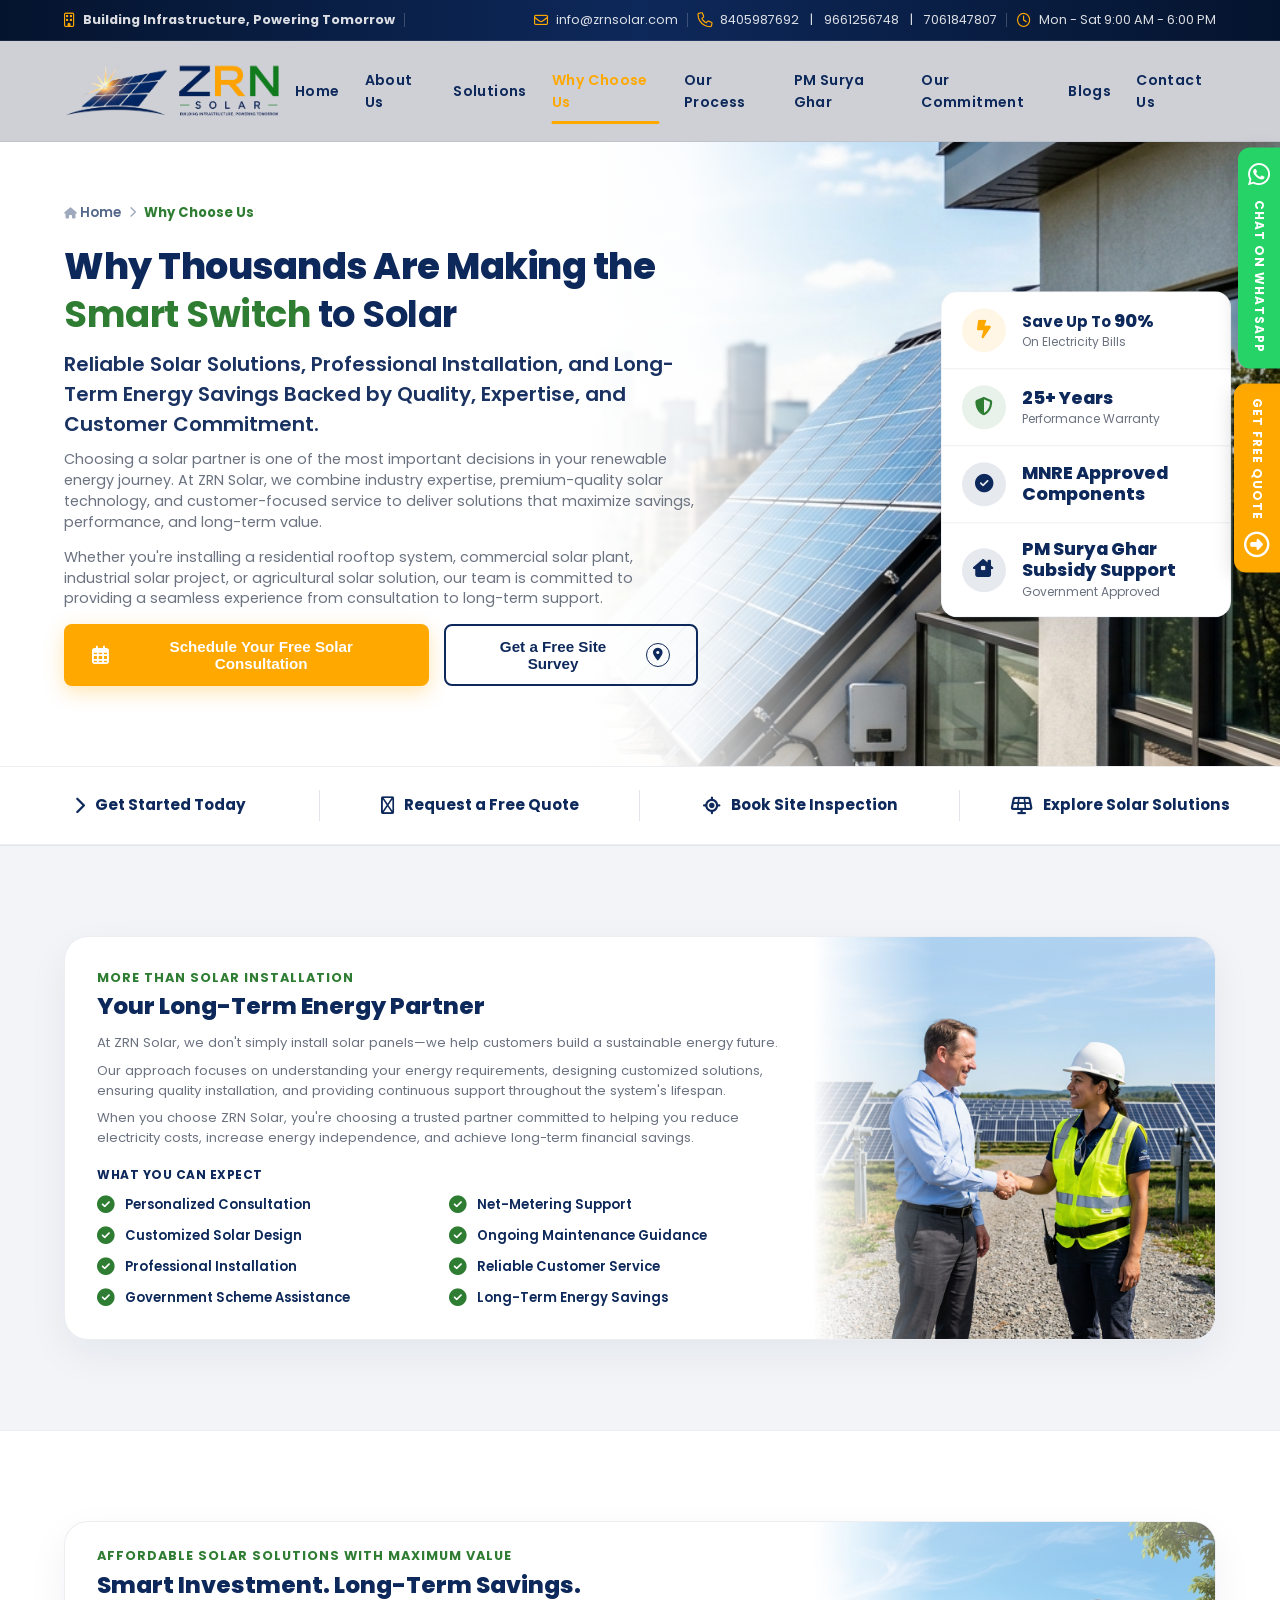
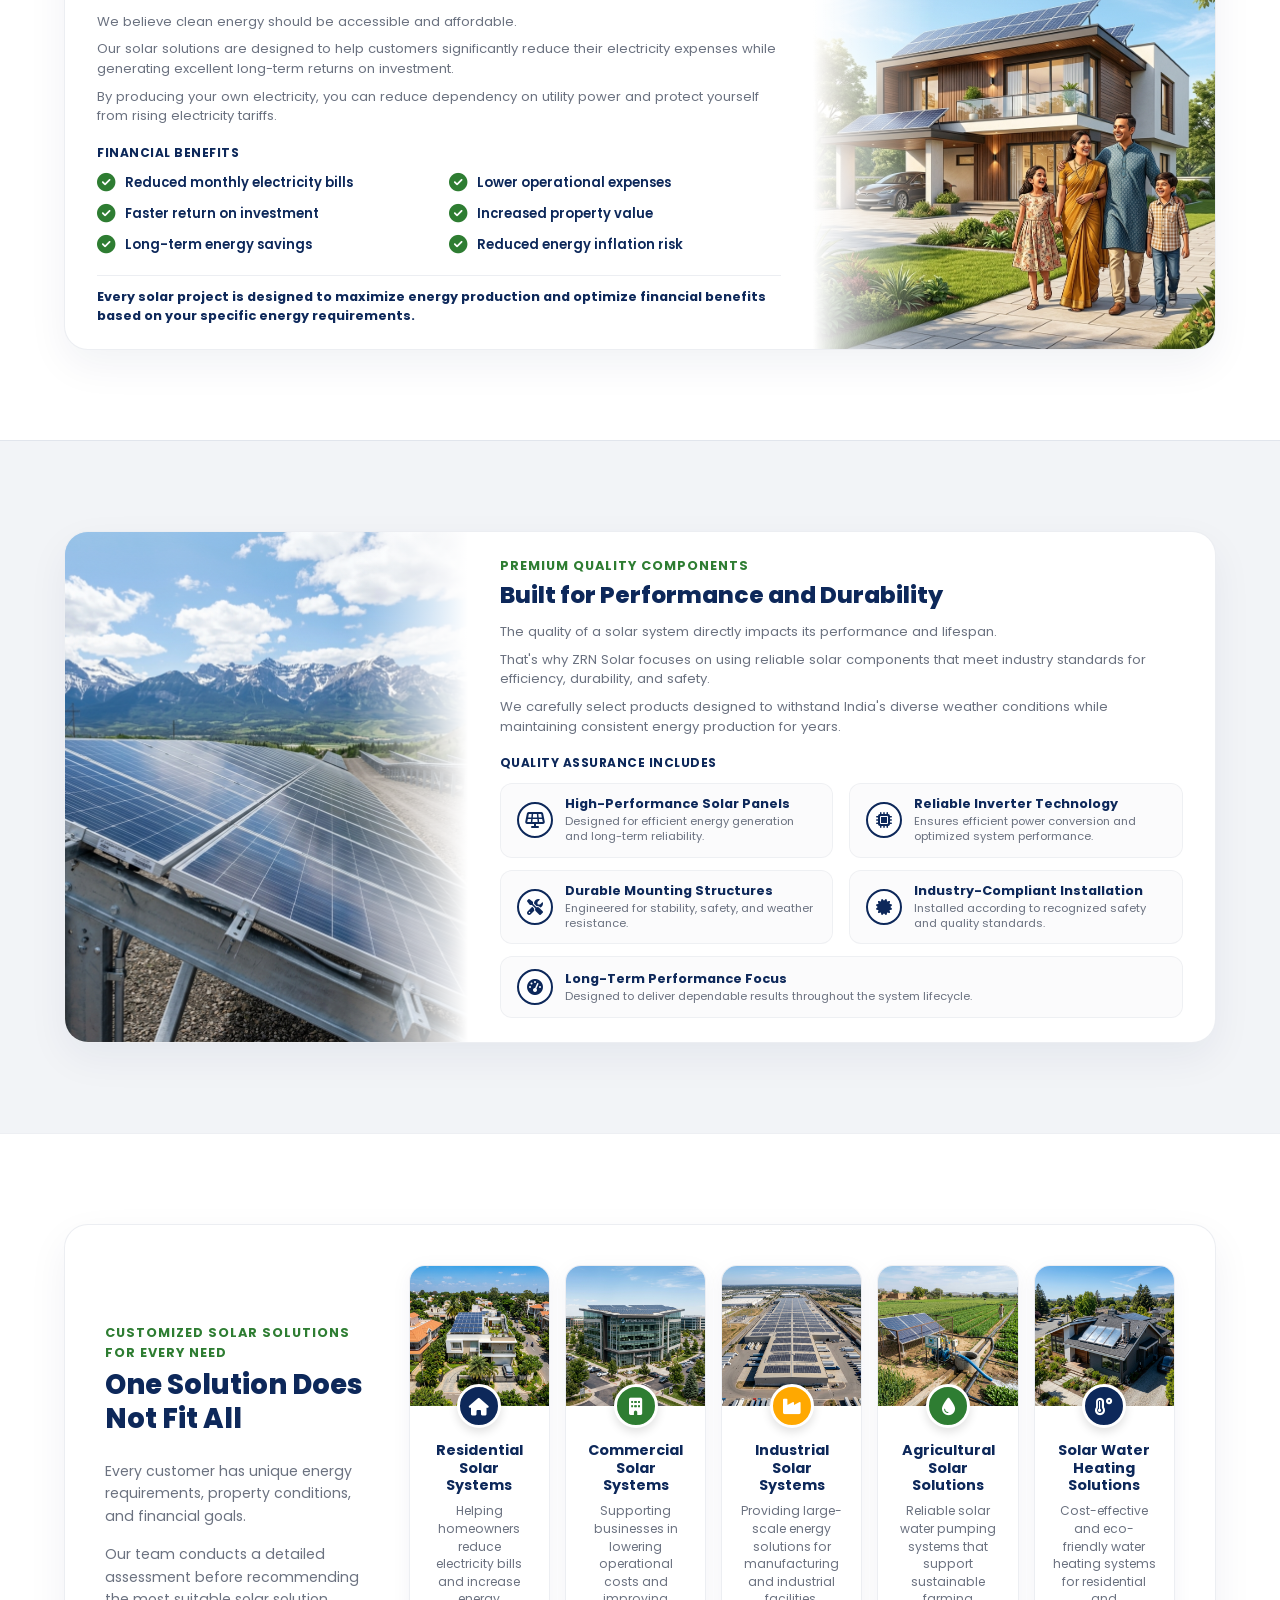
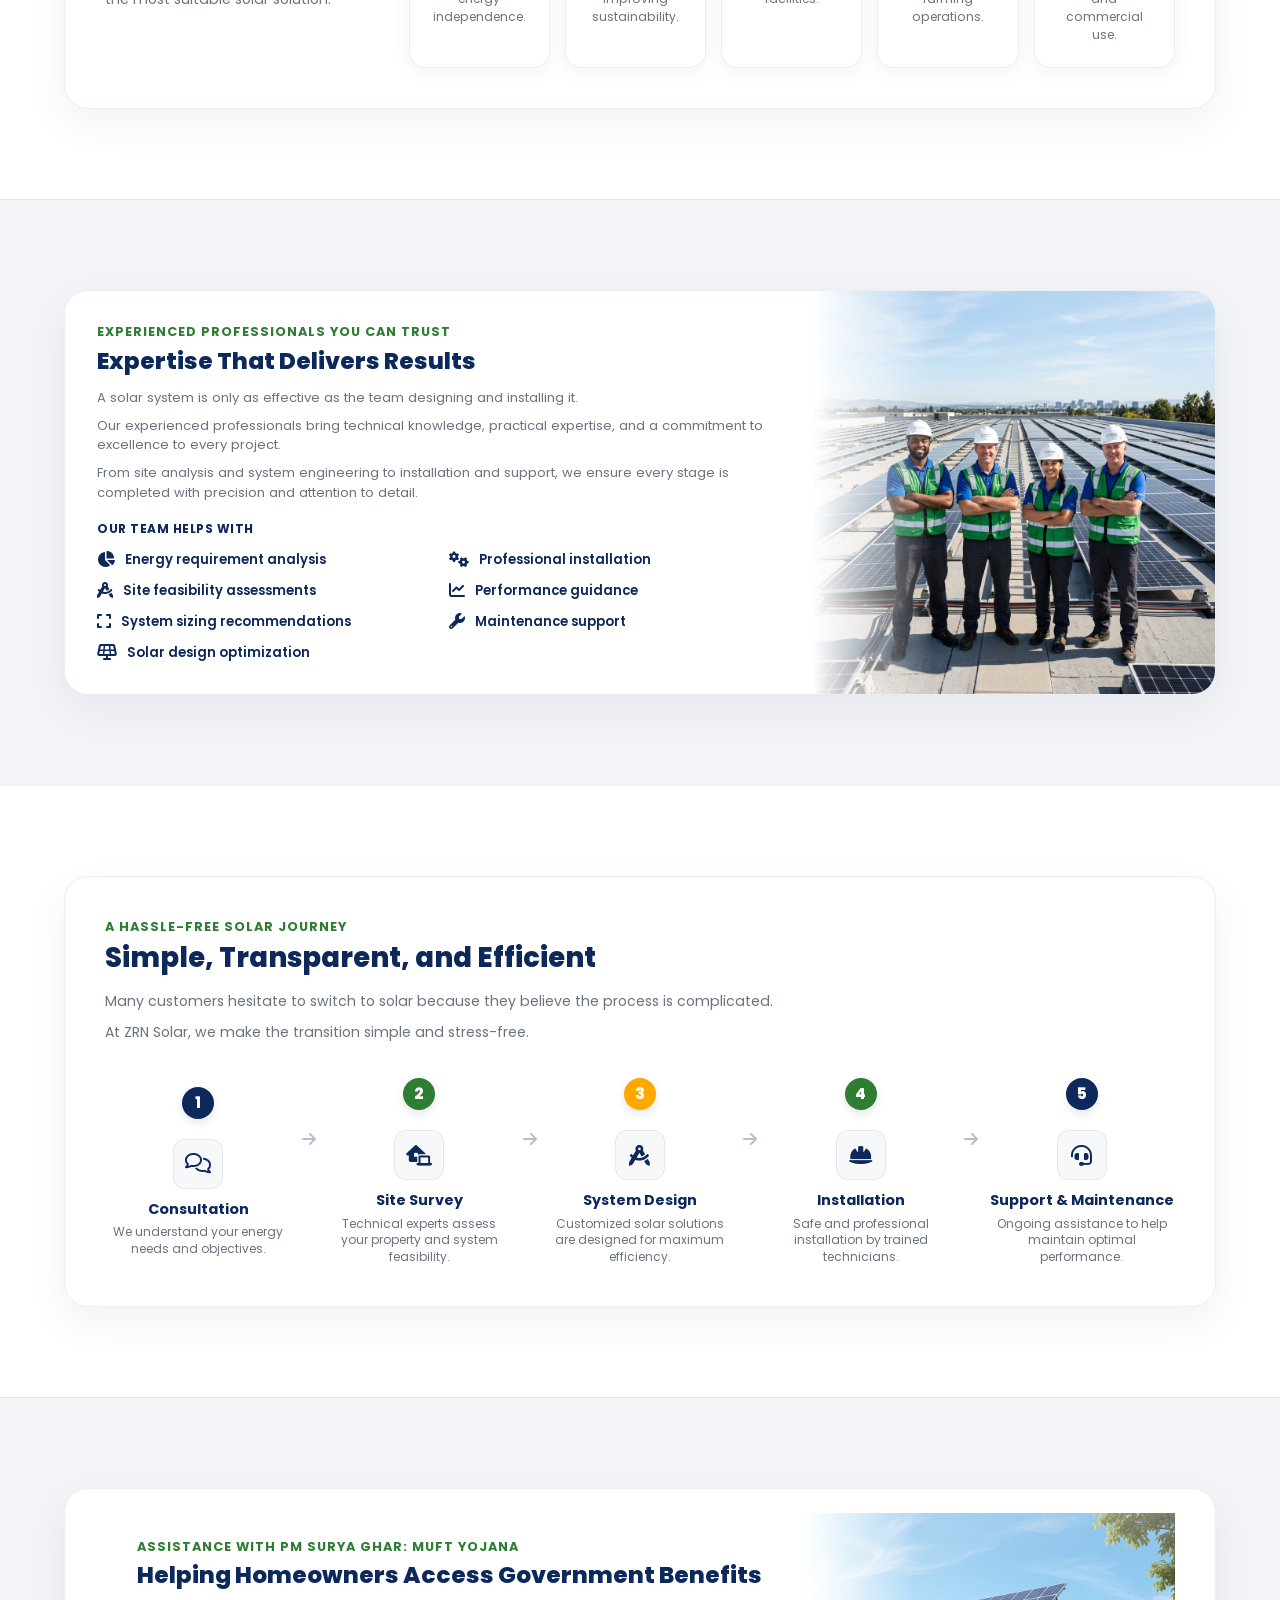
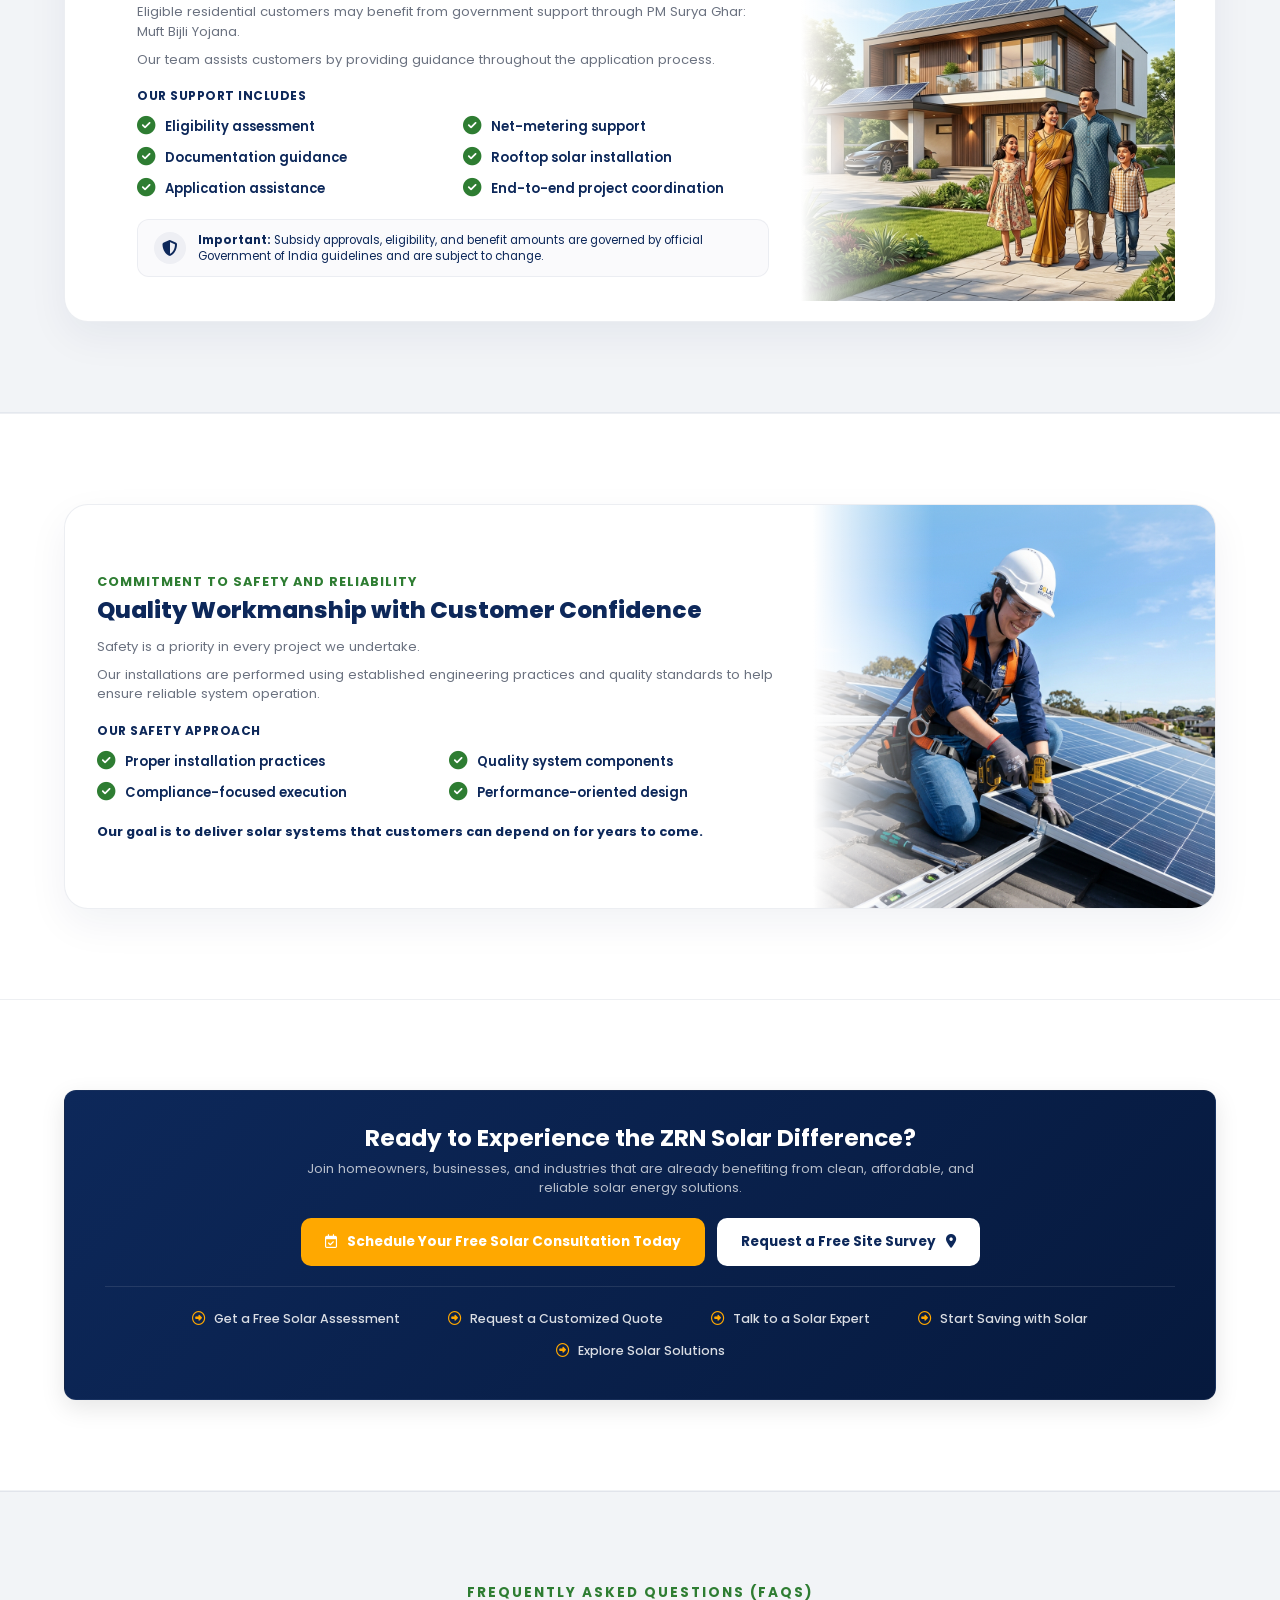
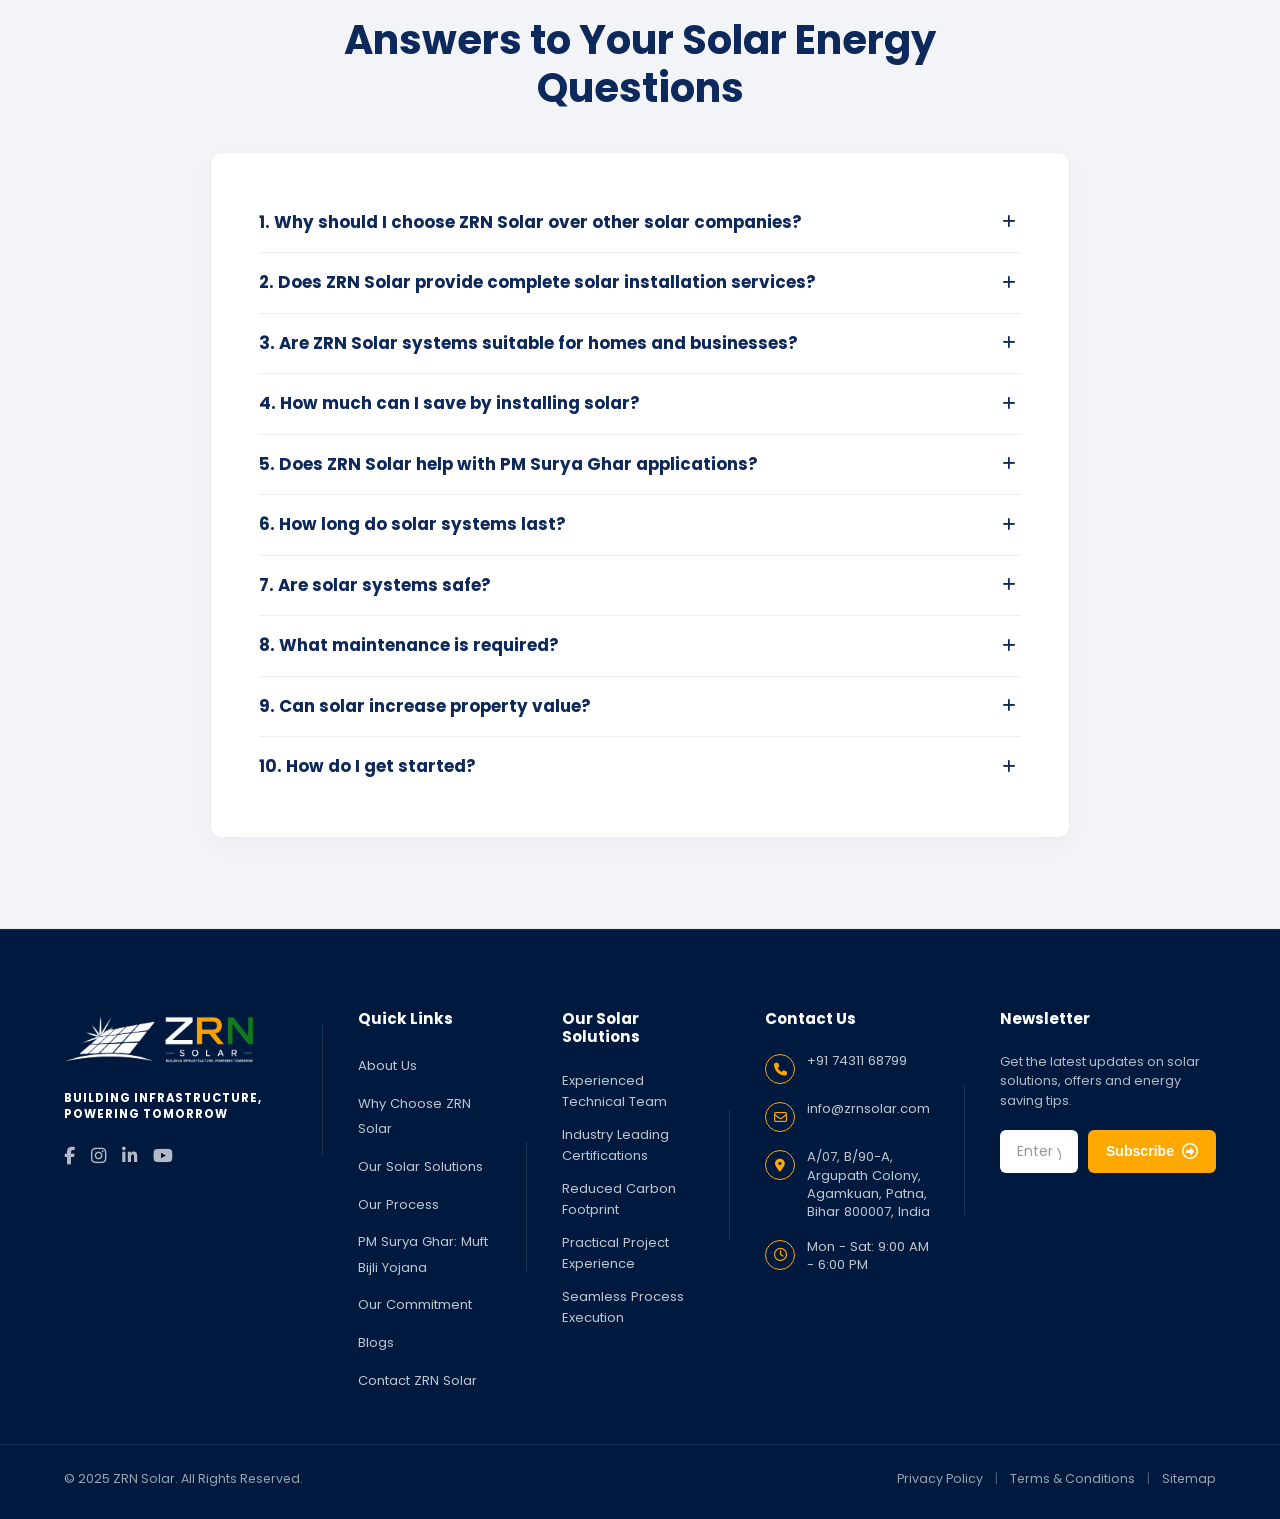
<file: why-choose.html>
<!DOCTYPE html>
<html lang="en">

<head>
  <meta charset="UTF-8">
  <meta name="viewport" content="width=device-width, initial-scale=1.0">
  <meta name="title" content="Why Choose ZRN Solar | Trusted Solar Energy Solutions Provider in India">
  <meta name="description"
    content="Discover why homeowners, businesses, and industries trust ZRN Solar for reliable solar installations, quality components, expert support, and long-term energy savings.">
  <title>Why Choose ZRN Solar | Affordable, Reliable & High-Quality Solar Solutions</title>
  <link rel="stylesheet" href="styles.css?v=69">
  <link rel="stylesheet" href="https://cdnjs.cloudflare.com/ajax/libs/font-awesome/6.4.0/css/all.min.css">
  <link rel="stylesheet" href="why-choose.css?v=1">
</head>

<body>

  <!-- Top Info Bar -->
  <div class="top-container">
    <div class="container">
      <div class="top-bar-container">
        <div class="top-info-item tagline-item">
          <i class="fa-regular fa-building"></i>
          <strong>Building Infrastructure, Powering Tomorrow</strong>
        </div>
        <div class="top-bar-right-items">
          <div class="top-info-item">
            <i class="fa-regular fa-envelope"></i>
            <a href="mailto:info@zrnsolar.com">info@zrnsolar.com</a>
          </div>
          <div class="top-info-item">
            <i class="fa-solid fa-phone hollow-phone"></i>
            <a href="tel:8405987692">8405987692</a>&nbsp;|&nbsp;
            <a href="tel:9661256748">9661256748</a>&nbsp;|&nbsp;
            <a href="tel:7061847807">7061847807</a>
          </div>
          <div class="top-info-item">
            <i class="fa-regular fa-clock"></i>
            <time>Mon - Sat 9:00 AM - 6:00 PM</time>
          </div>
        </div>
      </div>
    </div>
  </div>

  <!-- Header & Navigation -->
  <header class="site-header" id="mainHeader">
    <div class="navbar-container">
      <div class="container">
        <div class="main-nav">
          <div class="logo-area">
            <div class="logo-wrapper">
              <a href="index.html" id="navLogo">
                <img src="assets/logo/logo.png" alt="ZRN Solar Logo" class="site-logo">
              </a>
            </div>
          </div>

          <nav class="nav-menu" id="navMenu">
            <a href="index.html" class="nav-link">Home</a>
            <a href="about.html" class="nav-link">About Us</a>
            <a href="solutions.html" class="nav-link">Solutions</a>
            <a href="why-choose.html" class="nav-link active">Why Choose Us</a>
            <a href="process.html" class="nav-link">Our Process</a>
            <a href="pm-surya-ghar.html" class="nav-link">PM Surya Ghar</a>
            <a href="commitment.html" class="nav-link">Our Commitment</a>
            <a href="blogs.html" class="nav-link">Blogs</a>
            <a href="contact.html" class="nav-link">Contact Us</a>
          </nav>

          <button class="menu-toggle" id="menuToggle" aria-label="Toggle Menu">
            <i class="hamburger-bar"></i>
            <i class="hamburger-bar"></i>
            <i class="hamburger-bar"></i>
          </button>
        </div>
      </div>
    </div>
  </header>

  <!-- Hero Section -->
  <section class="hero" id="why-choose-hero">
    <div class="hero-container container">
      <div class="hero-content">
        <div class="hero-breadcrumb">
          <a href="index.html"><i class="fa-solid fa-house"></i> Home</a>
          <i class="fa-solid fa-chevron-right"></i>
          <span>Why Choose Us</span>
        </div>

        <h1 class="hero-title">
          <div class="hero-title-line">Why Thousands Are Making the</div>
          <div class="hero-title-line"><strong class="text-highlight-green">Smart Switch</strong> <b
              class="text-highlight-navy">to Solar</b></div>
        </h1>

        <p class="hero-subheadline">
          Reliable Solar Solutions, Professional Installation, and Long-Term Energy Savings Backed by Quality, Expertise, and Customer Commitment.
        </p>
        <div class="hero-desc">
          <p style="margin-bottom: 14px;">
            Choosing a solar partner is one of the most important decisions in your renewable energy journey. At ZRN Solar, we combine industry expertise, premium-quality solar technology, and customer-focused service to deliver solutions that maximize savings, performance, and long-term value.
          </p>
          <p>
            Whether you're installing a residential rooftop system, commercial solar plant, industrial solar project, or agricultural solar solution, our team is committed to providing a seamless experience from consultation to long-term support.
          </p>
        </div>

        <div class="hero-buttons">
          <button class="hero-btn-primary" id="heroPrimaryCTA" onclick="window.location.href='contact.html'">
            <i class="fa-regular fa-calendar-days btn-icon-left"></i>
            Schedule Your Free Solar Consultation
          </button>
          <button class="hero-btn-secondary" id="heroSecondaryCTA" onclick="window.location.href='contact.html'">
            Get a Free Site Survey
            <i class="btn-icon-circle"><i class="fa-solid fa-location-dot"></i></i>
          </button>
        </div>
      </div>

      <div class="hero-visual-panel">
        <div class="hero-image-wrapper">
          <img src="assets/images/hero_solar.png" alt="ZRN Solar Panel Installation with City Skyline"
            class="hero-img-bg">
        </div>

        <div class="hero-sidebar-panel" id="heroSidebarPanel">
          <div class="sidebar-item" id="sidebarElectricity">
            <div class="card-icon-circle circle-orange">
              <i class="fa-solid fa-bolt-lightning"></i>
            </div>
            <div class="card-text">
              <h4 class="card-title">Save Up To <strong class="number-highlight">90%</strong></h4>
              <p class="card-desc">On Electricity Bills</p>
            </div>
          </div>

          <div class="sidebar-item" id="sidebarWarranty">
            <div class="card-icon-circle circle-green">
              <i class="fa-solid fa-shield-halved"></i>
            </div>
            <div class="card-text">
              <h4 class="card-title"><strong class="number-highlight">25+ Years</strong></h4>
              <p class="card-desc">Performance Warranty</p>
            </div>
          </div>

          <div class="sidebar-item" id="sidebarMNRE">
            <div class="card-icon-circle circle-navy">
              <i class="fa-solid fa-circle-check"></i>
            </div>
            <div class="card-text text-double-title">
              <h4 class="card-title"><strong class="number-highlight">MNRE Approved</strong></h4>
              <h4 class="card-title"><strong class="number-highlight">Components</strong></h4>
            </div>
          </div>

          <div class="sidebar-item" id="sidebarSubsidy">
            <div class="card-icon-circle circle-navy">
              <i class="fa-solid fa-house-chimney-window"></i>
            </div>
            <div class="card-text">
              <h4 class="card-title"><strong class="number-highlight">PM Surya Ghar</strong></h4>
              <h4 class="card-title"><strong class="number-highlight">Subsidy Support</strong></h4>
              <p class="card-desc">Government Approved</p>
            </div>
          </div>
        </div>
      </div>
    </div>
    <!-- Floating Action Buttons -->
    <div class="floating-badge-container">
      <a href="https://wa.me/918405987692" target="_blank" class="whatsapp-float-badge" id="whatsappFloatBadge"
        aria-label="Chat on WhatsApp">
        <i class="fa-brands fa-whatsapp whatsapp-icon"></i>
        <strong class="whatsapp-text">Chat on WhatsApp</strong>
      </a>
      <a href="contact.html" class="quote-float-badge" id="quoteFloatBadge"
        aria-label="Get Free Quote">
        <strong class="quote-float-text">Get Free Quote</strong>
        <i class="fa-regular fa-circle-right quote-float-icon"></i>
      </a>
    </div>
  </section>

  <!-- Hero CTA Quick Links Bar -->
  <div class="hero-cta-links-wrapper" id="heroCtaLinksWrapper">
    <div class="hero-cta-links-bar container" id="heroCtaLinksBar">
      <a href="contact.html" class="cta-link-item" id="ctaLinkGetStarted">
        <i class="fa-solid fa-chevron-right link-icon"></i>
        <strong class="link-text">Get Started Today</strong>
      </a>
      <a href="contact.html" class="cta-link-item" id="ctaLinkQuote">
        <i class="fa-regular fa-clipboard-check link-icon"></i>
        <strong class="link-text">Request a Free Quote</strong>
      </a>
      <a href="contact.html" class="cta-link-item" id="ctaLinkInspection">
        <i class="fa-solid fa-location-crosshairs link-icon"></i>
        <strong class="link-text">Book Site Inspection</strong>
      </a>
      <a href="solutions.html" class="cta-link-item" id="ctaLinkSolutions">
        <i class="fa-solid fa-solar-panel link-icon"></i>
        <strong class="link-text">Explore Solar Solutions</strong>
      </a>
    </div>
  </div>

  <!-- Section 1: More Than Solar Installation -->
  <section class="partner-section" id="partner">
    <div class="container">
      <div class="partner-card">

        <!-- Top Row: Text (Left) + Image (Right) -->
        <div class="partner-top-row">

          <!-- Left: Text -->
          <div class="partner-text-card">
            <div class="partner-header-wrapper">
              <div class="partner-title-area">
                <span class="partner-tagline">MORE THAN SOLAR INSTALLATION</span>
                <h2 class="partner-title">Your Long-Term Energy Partner</h2>
              </div>
            </div>
            <div class="partner-desc-paragraphs">
              <p>At ZRN Solar, we don't simply install solar panels—we help customers build a sustainable energy future.</p>
              <p>Our approach focuses on understanding your energy requirements, designing customized solutions, ensuring quality installation, and providing continuous support throughout the system's lifespan.</p>
              <p>When you choose ZRN Solar, you're choosing a trusted partner committed to helping you reduce electricity costs, increase energy independence, and achieve long-term financial savings.</p>
            </div>
            
            <h3 class="partner-expect-title">What You Can Expect</h3>
            <div class="partner-expect-list">
              <div class="expect-list-item"><i class="fa-solid fa-circle-check"></i> <span>Personalized Consultation</span></div>
              <div class="expect-list-item"><i class="fa-solid fa-circle-check"></i> <span>Net-Metering Support</span></div>
              <div class="expect-list-item"><i class="fa-solid fa-circle-check"></i> <span>Customized Solar Design</span></div>
              <div class="expect-list-item"><i class="fa-solid fa-circle-check"></i> <span>Ongoing Maintenance Guidance</span></div>
              <div class="expect-list-item"><i class="fa-solid fa-circle-check"></i> <span>Professional Installation</span></div>
              <div class="expect-list-item"><i class="fa-solid fa-circle-check"></i> <span>Reliable Customer Service</span></div>
              <div class="expect-list-item"><i class="fa-solid fa-circle-check"></i> <span>Government Scheme Assistance</span></div>
              <div class="expect-list-item"><i class="fa-solid fa-circle-check"></i> <span>Long-Term Energy Savings</span></div>
            </div>
          </div>

          <!-- Right: Image with fade -->
          <div class="partner-image-card">
            <img src="assets/images/handshake_solar.png" alt="ZRN Solar Long-Term Energy Partner Shaking Hands">
            <div class="partner-image-fade"></div>
          </div>

        </div>

      </div>
    </div>
  </section>

  <!-- Section 2: Affordable Solar Solutions with Maximum Value -->
  <section class="affordable-section" id="affordable-value">
    <div class="container">
      <div class="affordable-card">

        <!-- Top Row: Text (Left) + Image (Right) -->
        <div class="affordable-top-row">

          <!-- Left Column: Text & Header Info -->
          <div class="affordable-text-card">
            <div class="affordable-header-wrapper">
              <div class="affordable-title-area">
                <span class="affordable-tagline">Affordable Solar Solutions with Maximum Value</span>
                <h2 class="affordable-title">Smart Investment. Long-Term Savings.</h2>
              </div>
            </div>
            <div class="affordable-desc-paragraphs">
              <p>We believe clean energy should be accessible and affordable.</p>
              <p>Our solar solutions are designed to help customers significantly reduce their electricity expenses while generating excellent long-term returns on investment.</p>
              <p>By producing your own electricity, you can reduce dependency on utility power and protect yourself from rising electricity tariffs.</p>
            </div>

            <!-- Financial Benefits Checklist -->
            <h3 class="affordable-benefits-title">Financial Benefits</h3>
            <div class="affordable-benefits-list">
              <div class="benefit-list-item"><i class="fa-solid fa-circle-check"></i> <span>Reduced monthly electricity bills</span></div>
              <div class="benefit-list-item"><i class="fa-solid fa-circle-check"></i> <span>Lower operational expenses</span></div>
              <div class="benefit-list-item"><i class="fa-solid fa-circle-check"></i> <span>Faster return on investment</span></div>
              <div class="benefit-list-item"><i class="fa-solid fa-circle-check"></i> <span>Increased property value</span></div>
              <div class="benefit-list-item"><i class="fa-solid fa-circle-check"></i> <span>Long-term energy savings</span></div>
              <div class="benefit-list-item"><i class="fa-solid fa-circle-check"></i> <span>Reduced energy inflation risk</span></div>
            </div>
            <p class="affordable-benefits-note">
              Every solar project is designed to maximize energy production and optimize financial benefits based on your specific energy requirements.
            </p>
          </div>

          <!-- Right Column: Image with fade -->
          <div class="affordable-image-card">
            <img src="assets/images/pm_surya_ghar.png" alt="Smart Investment Long-Term Savings Money Jar Sprout">
            <div class="affordable-image-fade"></div>
          </div>

        </div>

      </div>
    </div>
  </section>

  <!-- Section 3: Premium Quality Components -->
  <section class="components-section" id="quality-components">
    <div class="container">
      <div class="components-card">

        <!-- Top Row: Image (Left) + Text (Right) -->
        <div class="components-top-row">

          <!-- Left Column: Image with fade -->
          <div class="components-image-card">
            <img src="assets/images/solar_rack.png" alt="Premium Quality Components Solar Rack">
            <div class="components-image-fade"></div>
          </div>

          <!-- Right Column: Text & Header Info -->
          <div class="components-text-card">
            <div class="components-header-wrapper">
              <div class="components-title-area">
                <span class="components-tagline">Premium Quality Components</span>
                <h2 class="components-title">Built for Performance and Durability</h2>
              </div>
            </div>
            <div class="components-desc-paragraphs">
              <p>The quality of a solar system directly impacts its performance and lifespan.</p>
              <p>That's why ZRN Solar focuses on using reliable solar components that meet industry standards for efficiency, durability, and safety.</p>
              <p>We carefully select products designed to withstand India's diverse weather conditions while maintaining consistent energy production for years.</p>
            </div>

            <!-- Quality Assurance Include list -->
            <h3 class="components-qa-title">Quality Assurance Includes</h3>
            <div class="components-qa-list">
              
              <div class="qa-item-card">
                <div class="qa-item-icon"><i class="fa-solid fa-solar-panel"></i></div>
                <div class="qa-item-content">
                  <h5>High-Performance Solar Panels</h5>
                  <p>Designed for efficient energy generation and long-term reliability.</p>
                </div>
              </div>

              <div class="qa-item-card">
                <div class="qa-item-icon"><i class="fa-solid fa-microchip"></i></div>
                <div class="qa-item-content">
                  <h5>Reliable Inverter Technology</h5>
                  <p>Ensures efficient power conversion and optimized system performance.</p>
                </div>
              </div>

              <div class="qa-item-card">
                <div class="qa-item-icon"><i class="fa-solid fa-screwdriver-wrench"></i></div>
                <div class="qa-item-content">
                  <h5>Durable Mounting Structures</h5>
                  <p>Engineered for stability, safety, and weather resistance.</p>
                </div>
              </div>

              <div class="qa-item-card">
                <div class="qa-item-icon"><i class="fa-solid fa-certificate"></i></div>
                <div class="qa-item-content">
                  <h5>Industry-Compliant Installation</h5>
                  <p>Installed according to recognized safety and quality standards.</p>
                </div>
              </div>

              <div class="qa-item-card">
                <div class="qa-item-icon"><i class="fa-solid fa-gauge-high"></i></div>
                <div class="qa-item-content">
                  <h5>Long-Term Performance Focus</h5>
                  <p>Designed to deliver dependable results throughout the system lifecycle.</p>
                </div>
              </div>

            </div>
          </div>

        </div>

      </div>
    </div>
  </section>

  <!-- Section 4: Customized Solar Solutions for Every Need -->
  <section class="customized-solutions-section" id="customized-solutions">
    <div class="container">
      <div class="customized-two-col-layout">
        
        <!-- Left Column: Header Info -->
        <div class="customized-text-card">
          <div class="customized-header-wrapper">
            <div class="customized-title-area">
              <span class="customized-tagline">Customized Solar Solutions for Every Need</span>
              <h2 class="customized-title">One Solution Does Not Fit All</h2>
            </div>
          </div>
          <div class="customized-desc-paragraphs">
            <p>Every customer has unique energy requirements, property conditions, and financial goals.</p>
            <p>Our team conducts a detailed assessment before recommending the most suitable solar solution.</p>
          </div>
        </div>

        <!-- Right Column: Solutions Grid -->
        <div class="customized-solutions-grid">
          
          <!-- Residential -->
          <div class="solution-item-card">
            <div class="solution-item-image">
              <img src="assets/images/solar_residential.png" alt="Residential Rooftop Solar Systems">
            </div>
            <div class="solution-item-content">
              <div class="solution-item-icon badge-navy"><i class="fa-solid fa-house"></i></div>
              <h5>Residential Solar Systems</h5>
              <p>Helping homeowners reduce electricity bills and increase energy independence.</p>
            </div>
          </div>

          <!-- Commercial -->
          <div class="solution-item-card">
            <div class="solution-item-image">
              <img src="assets/images/solar_commercial.png" alt="Commercial Solar Systems">
            </div>
            <div class="solution-item-content">
              <div class="solution-item-icon badge-green"><i class="fa-solid fa-building"></i></div>
              <h5>Commercial Solar Systems</h5>
              <p>Supporting businesses in lowering operational costs and improving sustainability.</p>
            </div>
          </div>

          <!-- Industrial -->
          <div class="solution-item-card">
            <div class="solution-item-image">
              <img src="assets/images/solar_industrial.png" alt="Industrial Solar Systems">
            </div>
            <div class="solution-item-content">
              <div class="solution-item-icon badge-orange"><i class="fa-solid fa-industry"></i></div>
              <h5>Industrial Solar Systems</h5>
              <p>Providing large-scale energy solutions for manufacturing and industrial facilities.</p>
            </div>
          </div>

          <!-- Agricultural -->
          <div class="solution-item-card">
            <div class="solution-item-image">
              <img src="assets/images/solar_water_pump.png" alt="Agricultural Solar Solutions">
            </div>
            <div class="solution-item-content">
              <div class="solution-item-icon badge-green"><i class="fa-solid fa-droplet"></i></div>
              <h5>Agricultural Solar Solutions</h5>
              <p>Reliable solar water pumping systems that support sustainable farming operations.</p>
            </div>
          </div>

          <!-- Water Heating -->
          <div class="solution-item-card">
            <div class="solution-item-image">
              <img src="assets/images/solar_water_heating.png" alt="Solar Water Heating Solutions">
            </div>
            <div class="solution-item-content">
              <div class="solution-item-icon badge-navy"><i class="fa-solid fa-temperature-high"></i></div>
              <h5>Solar Water Heating Solutions</h5>
              <p>Cost-effective and eco-friendly water heating systems for residential and commercial use.</p>
            </div>
          </div>

        </div>

      </div>
    </div>
  </section>

  <!-- Section 5: Experienced Professionals You Can Trust -->
  <section class="professionals-section" id="expert-team">
    <div class="container">
      <div class="professionals-card">

        <!-- Top Row: Text (Left) + Image (Right) -->
        <div class="professionals-top-row">

          <!-- Left Column: Text & Help List -->
          <div class="professionals-text-card">
            <div class="professionals-header-wrapper">
              <div class="professionals-title-area">
                <span class="professionals-tagline">Experienced Professionals You Can Trust</span>
                <h2 class="professionals-title">Expertise That Delivers Results</h2>
              </div>
            </div>
            <div class="professionals-desc-paragraphs">
              <p>A solar system is only as effective as the team designing and installing it.</p>
              <p>Our experienced professionals bring technical knowledge, practical expertise, and a commitment to excellence to every project.</p>
              <p>From site analysis and system engineering to installation and support, we ensure every stage is completed with precision and attention to detail.</p>
            </div>
            
            <h3 class="professionals-helps-title">Our Team Helps With</h3>
            <div class="professionals-helps-grid">
              <div class="helps-item"><i class="fa-solid fa-chart-pie"></i> <span>Energy requirement analysis</span></div>
              <div class="helps-item"><i class="fa-solid fa-gears"></i> <span>Professional installation</span></div>
              <div class="helps-item"><i class="fa-solid fa-compass-drafting"></i> <span>Site feasibility assessments</span></div>
              <div class="helps-item"><i class="fa-solid fa-chart-line"></i> <span>Performance guidance</span></div>
              <div class="helps-item"><i class="fa-solid fa-expand"></i> <span>System sizing recommendations</span></div>
              <div class="helps-item"><i class="fa-solid fa-wrench"></i> <span>Maintenance support</span></div>
              <div class="helps-item"><i class="fa-solid fa-solar-panel"></i> <span>Solar design optimization</span></div>
            </div>
          </div>

          <!-- Right Column: Image with fade -->
          <div class="professionals-image-card">
            <img src="assets/images/solar_technical_team.png" alt="ZRN Solar Technical Team Expertise">
            <div class="professionals-image-fade"></div>
          </div>

        </div>

      </div>
    </div>
  </section>

  <!-- Section 6: A Hassle-Free Solar Journey -->
  <section class="services-process-section" id="solar-journey">
    <div class="container">
      <div class="process-card">
        <div class="process-card-content">
          <span class="process-tagline">A Hassle-Free Solar Journey</span>
          <h2 class="process-title">Simple, Transparent, and Efficient</h2>
          <div class="process-desc-paragraphs">
            <p>Many customers hesitate to switch to solar because they believe the process is complicated.</p>
            <p>At ZRN Solar, we make the transition simple and stress-free.</p>
          </div>
          
          <div class="process-timeline-wrapper">
            <!-- Step 1 -->
            <div class="process-timeline-node">
              <div class="node-number badge-navy">1</div>
              <div class="node-icon"><i class="fa-regular fa-comments"></i></div>
              <h5 class="node-title">Consultation</h5>
              <p class="node-desc">We understand your energy needs and objectives.</p>
            </div>
            
            <div class="timeline-arrow"><i class="fa-solid fa-arrow-right"></i></div>
            
            <!-- Step 2 -->
            <div class="process-timeline-node">
              <div class="node-number badge-green">2</div>
              <div class="node-icon"><i class="fa-solid fa-house-laptop"></i></div>
              <h5 class="node-title">Site Survey</h5>
              <p class="node-desc">Technical experts assess your property and system feasibility.</p>
            </div>
            
            <div class="timeline-arrow"><i class="fa-solid fa-arrow-right"></i></div>
            
            <!-- Step 3 -->
            <div class="process-timeline-node">
              <div class="node-number badge-orange">3</div>
              <div class="node-icon"><i class="fa-solid fa-compass-drafting"></i></div>
              <h5 class="node-title">System Design</h5>
              <p class="node-desc">Customized solar solutions are designed for maximum efficiency.</p>
            </div>
            
            <div class="timeline-arrow"><i class="fa-solid fa-arrow-right"></i></div>
            
            <!-- Step 4 -->
            <div class="process-timeline-node">
              <div class="node-number badge-green">4</div>
              <div class="node-icon"><i class="fa-solid fa-helmet-safety"></i></div>
              <h5 class="node-title">Installation</h5>
              <p class="node-desc">Safe and professional installation by trained technicians.</p>
            </div>
            
            <div class="timeline-arrow"><i class="fa-solid fa-arrow-right"></i></div>
            
            <!-- Step 5 -->
            <div class="process-timeline-node">
              <div class="node-number badge-navy">5</div>
              <div class="node-icon"><i class="fa-solid fa-headset"></i></div>
              <h5 class="node-title">Support & Maintenance</h5>
              <p class="node-desc">Ongoing assistance to help maintain optimal performance.</p>
            </div>
          </div>
          
        </div>
      </div>
    </div>
  </section>

  <!-- Section 7: Assistance with PM Surya Ghar: Muft Bijli Yojana -->
  <section class="subsidy-section" id="subsidy-assistance">
    <div class="container">
      <div class="subsidy-card">

        <!-- Top Row: Text (Left) + Image (Right) -->
        <div class="subsidy-top-row">

          <!-- Left Column: Content -->
          <div class="subsidy-text-card">
            <span class="subsidy-subtitle">Assistance with PM Surya Ghar: Muft Yojana</span>
            <h2 class="subsidy-title">Helping Homeowners Access Government Benefits</h2>
            <div class="subsidy-desc-paragraphs">
              <p>Eligible residential customers may benefit from government support through PM Surya Ghar: Muft Bijli Yojana.</p>
              <p>Our team assists customers by providing guidance throughout the application process.</p>
            </div>
            
            <h3 class="subsidy-support-title">Our Support Includes</h3>
            <div class="subsidy-support-grid">
              <div class="support-list-item"><i class="fa-solid fa-circle-check"></i> <span>Eligibility assessment</span></div>
              <div class="support-list-item"><i class="fa-solid fa-circle-check"></i> <span>Net-metering support</span></div>
              <div class="support-list-item"><i class="fa-solid fa-circle-check"></i> <span>Documentation guidance</span></div>
              <div class="support-list-item"><i class="fa-solid fa-circle-check"></i> <span>Rooftop solar installation</span></div>
              <div class="support-list-item"><i class="fa-solid fa-circle-check"></i> <span>Application assistance</span></div>
              <div class="support-list-item"><i class="fa-solid fa-circle-check"></i> <span>End-to-end project coordination</span></div>
            </div>
            
            <div class="subsidy-disclaimer-box">
              <div class="disclaimer-icon"><i class="fa-solid fa-shield-halved"></i></div>
              <p class="disclaimer-text">
                <strong>Important:</strong> Subsidy approvals, eligibility, and benefit amounts are governed by official Government of India guidelines and are subject to change.
              </p>
            </div>
          </div>

          <!-- Right Column: Image with fade -->
          <div class="subsidy-image-card">
            <img src="assets/images/pm_surya_ghar.png" alt="PM Surya Ghar Solar Panels">
            <div class="subsidy-image-fade"></div>
          </div>

        </div>

      </div>
    </div>
  </section>

  <!-- Section 8: Commitment to Safety and Reliability -->
  <section class="safety-section" id="safety-reliability">
    <div class="container">
      <div class="safety-card">

        <!-- Top Row: Text (Left) + Image (Right) -->
        <div class="safety-top-row">

          <!-- Left Column: Content -->
          <div class="safety-text-card">
            <span class="safety-subtitle">Commitment to Safety and Reliability</span>
            <h2 class="safety-title">Quality Workmanship with Customer Confidence</h2>
            <div class="safety-desc-paragraphs">
              <p>Safety is a priority in every project we undertake.</p>
              <p>Our installations are performed using established engineering practices and quality standards to help ensure reliable system operation.</p>
            </div>
            
            <h3 class="safety-support-title">Our Safety Approach</h3>
            <div class="safety-support-grid">
              <div class="safety-list-item"><i class="fa-solid fa-circle-check"></i> <span>Proper installation practices</span></div>
              <div class="safety-list-item"><i class="fa-solid fa-circle-check"></i> <span>Quality system components</span></div>
              <div class="safety-list-item"><i class="fa-solid fa-circle-check"></i> <span>Compliance-focused execution</span></div>
              <div class="safety-list-item"><i class="fa-solid fa-circle-check"></i> <span>Performance-oriented design</span></div>
            </div>
            
            <p class="safety-bottom-note">
              Our goal is to deliver solar systems that customers can depend on for years to come.
            </p>
          </div>

          <!-- Right Column: Image with fade -->
          <div class="safety-image-card">
            <img src="assets/images/solar_technician_install.png" alt="ZRN Solar Safety Installation Technician">
            <div class="safety-image-fade"></div>
          </div>

        </div>

      </div>
    </div>
  </section>

  <!-- CTA Section -->
  <section class="commitment-section why-choose-cta-section" id="cta-difference">
    <div class="container">
      <div class="commitment-cta-bar" style="margin-top: 0;">
        <!-- Text (Top) -->
        <div class="cta-left">
          <h3 class="cta-title">Ready to Experience the ZRN Solar Difference?</h3>
          <p class="cta-desc">Join homeowners, businesses, and industries that are already benefiting from clean, affordable, and reliable solar energy solutions.</p>
        </div>

        <!-- Buttons (Below Text) -->
        <div class="cta-buttons">
          <button class="btn-cta-orange" onclick="window.location.href='contact.html'">
            <i class="fa-regular fa-calendar-check"></i>
            Schedule Your Free Solar Consultation Today
          </button>
          <button class="btn-cta-white" onclick="window.location.href='contact.html'">
            Request a Free Site Survey
            <i class="fa-solid fa-location-dot"></i>
          </button>
        </div>

        <!-- Quick Links (Bottom) -->
        <div class="cta-quick-links">
          <a href="contact.html" class="cta-quick-link">
            <i class="fa-regular fa-circle-right"></i>
            Get a Free Solar Assessment
          </a>
          <a href="contact.html" class="cta-quick-link">
            <i class="fa-regular fa-circle-right"></i>
            Request a Customized Quote
          </a>
          <a href="contact.html" class="cta-quick-link">
            <i class="fa-regular fa-circle-right"></i>
            Talk to a Solar Expert
          </a>
          <a href="contact.html" class="cta-quick-link">
            <i class="fa-regular fa-circle-right"></i>
            Start Saving with Solar
          </a>
          <a href="solutions.html" class="cta-quick-link">
            <i class="fa-regular fa-circle-right"></i>
            Explore Solar Solutions
          </a>
        </div>
      </div>
    </div>
  </section>

  <!-- FAQ Section -->
  <section class="faq-section why-choose-faq-section" id="faq">
    <div class="container">
      <div class="section-header" style="text-align: center; margin-bottom: 40px;">
        <span class="section-subtitle"
          style="color: var(--brand-green); font-size: 0.85rem; font-weight: 700; text-transform: uppercase; letter-spacing: 2px; margin-bottom: 12px; display: block;">Frequently Asked Questions (FAQs)</span>
        <h2 class="section-title">Answers to Your Solar Energy Questions</h2>
      </div>

      <div class="faq-container">
        <div class="faq-card">
          <!-- Item 1 -->
          <div class="faq-item">
            <div class="faq-question">
              <span>1. Why should I choose ZRN Solar over other solar companies?</span>
              <span class="faq-toggle"><i class="fa-solid fa-plus"></i></span>
            </div>
            <div class="faq-answer">
              <p>ZRN Solar combines quality installations, customized solutions, professional support, and a customer-first approach to deliver long-term value and reliable performance.</p>
            </div>
          </div>

          <!-- Item 2 -->
          <div class="faq-item">
            <div class="faq-question">
              <span>2. Does ZRN Solar provide complete solar installation services?</span>
              <span class="faq-toggle"><i class="fa-solid fa-plus"></i></span>
            </div>
            <div class="faq-answer">
              <p>Yes. We provide end-to-end support including consultation, site survey, system design, equipment procurement, professional installation, net-metering setup, and ongoing support.</p>
            </div>
          </div>

          <!-- Item 3 -->
          <div class="faq-item">
            <div class="faq-question">
              <span>3. Are ZRN Solar systems suitable for homes and businesses?</span>
              <span class="faq-toggle"><i class="fa-solid fa-plus"></i></span>
            </div>
            <div class="faq-answer">
              <p>Absolutely. We offer highly customized systems engineered to suit the exact load and structural needs of residential, commercial, industrial, and agricultural clients.</p>
            </div>
          </div>

          <!-- Item 4 -->
          <div class="faq-item">
            <div class="faq-question">
              <span>4. How much can I save by installing solar?</span>
              <span class="faq-toggle"><i class="fa-solid fa-plus"></i></span>
            </div>
            <div class="faq-answer">
              <p>Savings vary depending on electricity consumption, system capacity, and local utility tariffs. Many residential and commercial customers cut their utility bills by up to 90%.</p>
            </div>
          </div>

          <!-- Item 5 -->
          <div class="faq-item">
            <div class="faq-question">
              <span>5. Does ZRN Solar help with PM Surya Ghar applications?</span>
              <span class="faq-toggle"><i class="fa-solid fa-plus"></i></span>
            </div>
            <div class="faq-answer">
              <p>Yes. We assist eligible residential customers with documentation, portal registration, application status tracking, and net-metering approvals under the government scheme guidelines.</p>
            </div>
          </div>

          <!-- Item 6 -->
          <div class="faq-item">
            <div class="faq-question">
              <span>6. How long do solar systems last?</span>
              <span class="faq-toggle"><i class="fa-solid fa-plus"></i></span>
            </div>
            <div class="faq-answer">
              <p>Quality solar systems are designed to provide reliable performance for 25 years or more. ZRN Solar structures and panels are backed by comprehensive performance warranties.</p>
            </div>
          </div>

          <!-- Item 7 -->
          <div class="faq-item">
            <div class="faq-question">
              <span>7. Are solar systems safe?</span>
              <span class="faq-toggle"><i class="fa-solid fa-plus"></i></span>
            </div>
            <div class="faq-answer">
              <p>Yes. When installed correctly using quality components, proper grounding, and safety devices (like surge protectors and circuit breakers), solar systems are extremely safe.</p>
            </div>
          </div>

          <!-- Item 8 -->
          <div class="faq-item">
            <div class="faq-question">
              <span>8. What maintenance is required?</span>
              <span class="faq-toggle"><i class="fa-solid fa-plus"></i></span>
            </div>
            <div class="faq-answer">
              <p>Solar systems require minimal maintenance, primarily occasional cleaning of panels with water to remove dust/debris, and periodic checkups of electrical cables and connections.</p>
            </div>
          </div>

          <!-- Item 9 -->
          <div class="faq-item">
            <div class="faq-question">
              <span>9. Can solar increase property value?</span>
              <span class="faq-toggle"><i class="fa-solid fa-plus"></i></span>
            </div>
            <div class="faq-answer">
              <p>Many property owners view solar installations as a valuable long-term asset due to energy savings, grid independence, and sustainability benefits, which directly increase resale value.</p>
            </div>
          </div>

          <!-- Item 10 -->
          <div class="faq-item">
            <div class="faq-question">
              <span>10. How do I get started?</span>
              <span class="faq-toggle"><i class="fa-solid fa-plus"></i></span>
            </div>
            <div class="faq-answer">
              <p>Simply contact ZRN Solar via phone, email, or WhatsApp to schedule a free consultation and site survey. Our experts will assess your roof and recommend the best setup for your requirements.</p>
            </div>
          </div>
        </div>
      </div>
    </div>
  </section>

  <!-- Footer -->
  <footer class="main-footer" id="contact">
    <div class="footer-container">

      <!-- Col 1: Brand Info & Socials -->
      <div class="footer-col brand-col">
        <a href="index.html" class="logo" style="margin-bottom: 12px; display: inline-block;">
          <img src="assets/logo/logo footer.png" alt="ZRN Solar Logo" class="logo-image footer-logo-image"
            style="height: 60px;">
        </a>
        <p
          style="text-transform: uppercase; font-size: 0.72rem; letter-spacing: 1px; font-weight: 700; line-height: 1.4; margin-bottom: 20px; color: #FFFFFF;">
          Building Infrastructure,<br>Powering Tomorrow
        </p>
        <div class="footer-socials-horizontal">
          <a href="#" aria-label="Facebook"><i class="fa-brands fa-facebook-f"></i></a>
          <a href="#" aria-label="Instagram"><i class="fa-brands fa-instagram"></i></a>
          <a href="#" aria-label="LinkedIn"><i class="fa-brands fa-linkedin-in"></i></a>
          <a href="#" aria-label="YouTube"><i class="fa-brands fa-youtube"></i></a>
        </div>
      </div>

      <!-- Col 2: Quick Links -->
      <div class="footer-col links-col">
        <h4>Quick Links</h4>
        <ul class="footer-links">
          <li><a href="about.html">About Us</a></li>
          <li><a href="why-choose.html">Why Choose ZRN Solar</a></li>
          <li><a href="solutions.html">Our Solar Solutions</a></li>
          <li><a href="process.html">Our Process</a></li>
          <li><a href="pm-surya-ghar.html">PM Surya Ghar: Muft Bijli Yojana</a></li>
          <li><a href="commitment.html">Our Commitment</a></li>
          <li><a href="blogs.html">Blogs</a></li>
          <li><a href="contact.html">Contact ZRN Solar</a></li>
        </ul>
      </div>

      <!-- Col 3: Technical Highlights -->
      <div class="footer-col info-col">
        <h4>Our Solar Solutions</h4>
        <ul class="footer-text-list">
          <li>Experienced Technical Team</li>
          <li>Industry Leading Certifications</li>
          <li>Reduced Carbon Footprint</li>
          <li>Practical Project Experience</li>
          <li>Seamless Process Execution</li>
        </ul>
      </div>

      <!-- Col 4: Contact Us -->
      <div class="footer-col contact-col">
        <h4>Contact Us</h4>
        <ul class="footer-contact-info">
          <li>
            <i class="fa-solid fa-phone"></i>
            <a href="tel:7431168799">+91 74311 68799</a>
          </li>
          <li>
            <i class="fa-regular fa-envelope"></i>
            <a href="mailto:info@zrnsolar.com">info@zrnsolar.com</a>
          </li>
          <li>
            <i class="fa-solid fa-location-dot"></i>
            <span>A/07, B/90-A, Argupath Colony, Agamkuan, Patna, Bihar 800007, India</span>
          </li>
          <li>
            <i class="fa-regular fa-clock"></i>
            <span>Mon - Sat: 9:00 AM - 6:00 PM</span>
          </li>
        </ul>
      </div>

      <!-- Col 5: Newsletter -->
      <div class="footer-col newsletter-col">
        <h4>Newsletter</h4>
        <p style="font-size: 0.8rem; line-height: 1.5; color: rgba(255, 255, 255, 0.7); margin-bottom: 20px;">
          Get the latest updates on solar solutions, offers and energy saving tips.
        </p>
        <form class="newsletter-form"
          onsubmit="event.preventDefault(); alert('Subscribed successfully!'); this.reset();">
          <input type="email" placeholder="Enter your email" required class="newsletter-input">
          <button type="submit" class="newsletter-submit">
            Subscribe <i class="fa-regular fa-circle-right"></i>
          </button>
        </form>
      </div>

    </div>

    <!-- Footer Bottom -->
    <div class="footer-bottom">
      <p>&copy; 2025 ZRN Solar. All Rights Reserved.</p>
      <div class="footer-bottom-links">
        <a href="#">Privacy Policy</a> |
        <a href="#">Terms & Conditions</a> |
        <a href="#">Sitemap</a>
      </div>
    </div>
  </footer>

  <script src="script.js?v=2"></script>
</body>

</html>
</file>
<file: styles.css>
/* 
   ZRN Solar & Infrastructure Stylesheet
   Design system featuring modern typography, deep blue navy and solar gold accent palettes,
   smooth glassmorphism, responsive elements, and clean animations.
   Version: 15
*/

@import url('https://fonts.googleapis.com/css2?family=Poppins:wght@300;400;500;600;700;800&display=swap');

:root {
  /* Brand Guidelines Color Palette */
  --brand-navy: #0D285A;
  --brand-green: #2E7D32;
  --brand-orange: #FFA800;
  --brand-light-gray: #F2F4F7;
  --brand-dark-gray: #6B7280;

  /* Color Palette Mapping */
  --primary-dark: #05142E;
  /* Dark deep navy for background contrast */
  --primary: var(--brand-navy);
  --primary-light: #12336B;
  --accent: var(--brand-orange);
  --accent-rgb: 255, 168, 0;
  --brand-success: var(--brand-green);
  --bg-main: #030A17;
  /* rich slate black-blue background */
  --bg-card: rgba(13, 40, 90, 0.3);
  /* brand navy translucent card background */
  --bg-card-hover: rgba(13, 40, 90, 0.55);
  --text-light: #FFFFFF;
  --text-muted: #D1D5DB;
  /* brighter muted color for contrast against dark background */
  --border-light: rgba(255, 255, 255, 0.08);
  --border-glow: rgba(255, 168, 0, 0.25);

  /* Typography - Poppins from Brand Guidelines */
  --font-heading: 'Poppins', sans-serif;
  --font-body: 'Poppins', sans-serif;

  /* Transitions */
  --transition-smooth: all 0.3s cubic-bezier(0.4, 0, 0.2, 1);
  --transition-fast: all 0.15s ease;
}

/* Reset & Base Styles */
*,
*::before,
*::after {
  box-sizing: border-box;
  margin: 0;
  padding: 0;
}

html {
  scroll-behavior: smooth;
  font-size: 16px;
}

body {
  font-family: var(--font-body);
  background-color: var(--bg-main);
  color: var(--text-light);
  line-height: 1.6;
  overflow-x: hidden;
}

.container {
  max-width: 1550px;
  margin: 0 auto;
  width: 100%;
  padding-left: 5%;
  padding-right: 5%;
}

.top-info-wrapper {
  display: flex;
  justify-content: space-between;
  align-items: center;
  width: 100%;
}

/* Typography Styles */
h1,
h2,
h3,
h4,
h5,
h6 {
  font-family: var(--font-heading);
  font-weight: 700;
  line-height: 1.2;
}

a {
  text-decoration: none;
  color: inherit;
  transition: var(--transition-fast);
}

ul {
  list-style: none;
}

/* Top Info Bar */
.top-container {
  background: linear-gradient(90deg, var(--primary-dark) 0%, var(--primary) 50%, var(--primary-dark) 100%);
  border-bottom: 1px solid var(--border-light);
  color: rgba(255, 255, 255, 0.85);
  font-size: 0.8rem;
  padding: 10px 0;
  z-index: 1001;
  position: relative;
}

.top-bar-container {
  display: flex;
  justify-content: space-between;
  align-items: center;
  width: 100%;
}

.tagline-item {
  display: flex;
  align-items: center;
  gap: 8px;
}

.tagline-item svg, .tagline-item i {
  color: var(--accent);
  font-size: 16px;
  display: inline-block;
  line-height: 1;
}

.top-bar-right-items {
  display: flex;
  align-items: center;
  gap: 20px;
}

.top-info-item {
  display: flex;
  align-items: center;
  gap: 8px;
  position: relative;
}

.top-info-item:not(:last-child)::after {
  content: '';
  position: absolute;
  right: -10px;
  top: 50%;
  transform: translateY(-50%);
  width: 1px;
  height: 14px;
  background-color: rgba(255, 255, 255, 0.2);
}

.top-info-item svg, .top-info-item i, .top-info-item .icon {
  color: var(--accent);
  font-size: 14px;
  display: inline-block;
  line-height: 1;
}

.hollow-phone {
  color: transparent !important;
  -webkit-text-stroke: 1.2px var(--accent);
}

.top-info-item a:hover {
  color: var(--text-light);
  text-shadow: 0 0 5px rgba(255, 255, 255, 0.3);
}

/* Header & Main Navigation Bar */
.site-header {
  position: sticky;
  top: 0;
  z-index: 1000;
  background: rgba(242, 244, 247, 0.85);
  backdrop-filter: blur(12px);
  -webkit-backdrop-filter: blur(12px);
  border-bottom: 1px solid rgba(13, 40, 90, 0.08);
  transition: var(--transition-smooth);
}

.site-header.scrolled {
  background: rgba(242, 244, 247, 0.94);
  box-shadow: 0 10px 30px rgba(13, 40, 90, 0.05);
  border-bottom-color: rgba(13, 40, 90, 0.06);
}

.navbar-container {
  background: transparent;
}

.main-nav {
  display: flex;
  justify-content: space-between;
  align-items: center;
  padding: 16px 0;
  max-width: 1550px;
  margin: 0 auto;
  transition: var(--transition-smooth);
}

.site-header.scrolled .main-nav {
  padding: 12px 0;
}

/* Logo */
.logo-area {
  display: flex;
  align-items: center;
}

.logo-wrapper a {
  display: flex;
  align-items: center;
  gap: 10px;
  font-family: var(--font-heading);
  font-size: 1.6rem;
  font-weight: 800;
  letter-spacing: 0.5px;
}

.site-logo {
  height: 68px;
  width: auto;
  object-fit: contain;
}

.footer-logo-image {
  height: 32px;
}



/* Nav Menu */
.nav-menu {
  display: flex;
  align-items: center;
  gap: 25px;
}

.nav-link {
  font-weight: 600;
  font-size: 0.88rem;
  letter-spacing: 0.4px;
  position: relative;
  padding: 8px 0;
  color: var(--brand-navy);
  transition: var(--transition-smooth);
}

.nav-link:hover,
.nav-link.active {
  color: var(--brand-orange);
}

@media (min-width: 1025px) {
  .nav-link::after {
    content: '';
    position: absolute;
    bottom: -2px;
    left: 50%;
    width: 0;
    height: 2.5px;
    background-color: var(--brand-orange);
    border-radius: 2px;
    transition: var(--transition-smooth);
    transform: translateX(-50%);
  }

  .nav-link:hover::after,
  .nav-link.active::after {
    width: 100%;
  }
}


/* Nav Actions & Quote Button */
.drawer-cta {
  display: none !important;
}

.cta-area {
  display: flex;
  align-items: center;
  gap: 15px;
}

.btn-quote {
  background: var(--brand-orange) !important;
  color: #FFFFFF !important;
  border-radius: 6px;
  padding: 10px 20px;
  font-weight: 600;
  font-size: 0.85rem;
  border: none;
  box-shadow: 0 4px 12px rgba(255, 168, 0, 0.3);
  display: flex;
  align-items: center;
  gap: 8px;
  cursor: pointer;
  transition: var(--transition-smooth);
}

.btn-quote:hover {
  background: #E09400 !important;
  box-shadow: 0 6px 18px rgba(255, 168, 0, 0.45);
  transform: translateY(-1px);
}

.quote-arrow-icon {
  font-size: 1.1rem;
  color: #FFFFFF;
  transition: var(--transition-smooth);
}

.btn-quote:hover .quote-arrow-icon {
  transform: translateX(3px);
}

.cta-button {
  background: linear-gradient(135deg, var(--primary-light) 0%, var(--primary) 100%);
  color: var(--text-light);
  padding: 10px 22px;
  border-radius: 5px;
  font-weight: 600;
  font-size: 0.9rem;
  border: 1px solid rgba(255, 255, 255, 0.1);
  box-shadow: 0 4px 15px rgba(5, 51, 110, 0.4);
  display: flex;
  align-items: center;
  gap: 8px;
  cursor: pointer;
  transition: var(--transition-smooth);
}

.cta-button:hover {
  background: linear-gradient(135deg, var(--accent) 0%, #D4952B 100%);
  box-shadow: 0 4px 20px rgba(229, 169, 59, 0.4);
  transform: translateY(-2px);
  border-color: rgba(255, 255, 255, 0.2);
}

.cta-button svg {
  width: 16px;
  height: 16px;
  transition: var(--transition-smooth);
}

.cta-button:hover svg {
  transform: translateX(3px);
}

/* Mobile Menu Toggle Button */
.menu-toggle {
  display: none;
  background: none;
  border: none;
  cursor: pointer;
  width: 30px;
  height: 24px;
  position: relative;
  z-index: 1002;
}

.menu-toggle .hamburger-bar {
  display: block;
  position: absolute;
  height: 3px;
  width: 100%;
  background: var(--brand-navy);
  border-radius: 9px;
  opacity: 1;
  left: 0;
  transform: rotate(0deg);
  transition: 0.25s ease-in-out;
}

.menu-toggle .hamburger-bar:nth-child(1) {
  top: 0px;
}

.menu-toggle .hamburger-bar:nth-child(2) {
  top: 10px;
}

.menu-toggle .hamburger-bar:nth-child(3) {
  top: 20px;
}

.menu-toggle.open .hamburger-bar:nth-child(1) {
  top: 10px;
  transform: rotate(135deg);
}

.menu-toggle.open .hamburger-bar:nth-child(2) {
  opacity: 0;
  left: -60px;
}

.menu-toggle.open .hamburger-bar:nth-child(3) {
  top: 10px;
  transform: rotate(-135deg);
}

/* Hero Section */
.hero {
  position: relative;
  height: auto;
  min-height: 520px;
  padding: 60px 0;
  display: flex;
  flex-direction: column;
  justify-content: center;
  background: linear-gradient(90deg, #FFFFFF 0%, #FFFFFF 46%, rgba(255, 255, 255, 0.9) 54%, rgba(255, 255, 255, 0) 70%),
              url('assets/images/hero_solar.png') no-repeat right center / cover;
  color: var(--brand-navy);
  overflow: hidden;
  box-sizing: border-box;
}

/* Shared Hero Breadcrumb Styles */
.hero-breadcrumb {
  display: flex;
  justify-content: flex-start;
  align-items: center;
  gap: 8px;
  font-size: 0.82rem;
  color: rgba(13, 40, 90, 0.6);
  margin-bottom: 20px;
  font-weight: 600;
}

.hero-breadcrumb a {
  color: rgba(13, 40, 90, 0.7);
  text-decoration: none;
  transition: color 0.2s;
}

.hero-breadcrumb a:hover {
  color: var(--brand-green);
}

.hero-breadcrumb span {
  color: var(--brand-green);
  font-weight: 700;
}

.hero-breadcrumb i {
  font-size: 0.7rem;
  color: rgba(13, 40, 90, 0.4);
}

@media (max-width: 1024px) {
  .hero-breadcrumb {
    justify-content: center;
  }
}


.hero-container {
  display: grid;
  grid-template-columns: 1.15fr 0.85fr;
  gap: 50px;
  align-items: center;
  position: relative;
  z-index: 2;
  flex-grow: 1;
  width: 100%;
}

.hero-content {
  max-width: 650px;
  width: 100%;
  animation: fadeInUp 0.8s ease-out;
}

/* Typography & Titles */
.hero-title {
  font-size: 2.3rem;
  line-height: 1.3;
  font-weight: 800;
  margin-bottom: 10px;
  color: var(--brand-navy);
  letter-spacing: -0.5px;
  animation: fadeInUp 0.7s ease-out;
}

.hero-title-line {
  display: block;
  white-space: nowrap;
}

.text-highlight-green {
  color: var(--brand-green);
}

.text-highlight-navy {
  color: var(--brand-navy);
}

.hero-subheadline {
  font-size: 1.25rem;
  font-weight: 600;
  line-height: 1.5;
  color: var(--brand-navy);
  margin-bottom: 10px;
  opacity: 0.95;
  animation: fadeInUp 0.8s ease-out;
}

.hero-desc {
  font-size: 0.9rem;
  line-height: 1.45;
  color: var(--brand-dark-gray);
  margin-bottom: 15px;
  max-width: 680px;
  animation: fadeInUp 0.9s ease-out;
}

/* Buttons */
.hero-buttons {
  display: flex;
  gap: 15px;
  align-items: center;
  margin-bottom: 20px;
  animation: fadeInUp 1s ease-out;
}

.hero-btn-primary {
  background: var(--brand-orange);
  color: #FFFFFF;
  padding: 14px 28px;
  border-radius: 8px;
  font-weight: 700;
  font-size: 0.95rem;
  border: none;
  box-shadow: 0 6px 20px rgba(255, 168, 0, 0.3);
  display: flex;
  align-items: center;
  gap: 12px;
  cursor: pointer;
  transition: var(--transition-smooth);
}

.hero-btn-primary:hover {
  background: #E59700;
  box-shadow: 0 8px 25px rgba(255, 168, 0, 0.45);
  transform: translateY(-2px);
}

.btn-icon-left {
  font-size: 1.2rem;
  color: #FFFFFF;
}

.hero-btn-secondary {
  background: transparent;
  color: var(--brand-navy);
  border: 2px solid var(--brand-navy);
  padding: 12px 26px;
  border-radius: 8px;
  font-weight: 700;
  font-size: 0.95rem;
  display: flex;
  align-items: center;
  gap: 12px;
  cursor: pointer;
  transition: var(--transition-smooth);
}

.hero-btn-secondary:hover {
  background: rgba(13, 40, 90, 0.05);
  transform: translateY(-2px);
}

.hero-btn-secondary .btn-icon-circle {
  background: transparent;
  border: 1px solid var(--brand-navy);
  width: 24px;
  height: 24px;
  border-radius: 50%;
  display: flex;
  align-items: center;
  justify-content: center;
  transition: var(--transition-smooth);
}

.hero-btn-secondary .btn-icon-circle i {
  color: var(--brand-navy);
  font-size: 0.8rem;
}

.hero-btn-secondary:hover .btn-icon-circle {
  background: var(--brand-navy);
}

.hero-btn-secondary:hover .btn-icon-circle i {
  color: #FFFFFF;
  transform: translateX(1px);
}

/* Solar Render Visual Panel */
.hero-visual-panel {
  position: relative;
  display: flex;
  justify-content: flex-end;
  align-items: center;
  height: 480px;
  width: 100%;
  animation: fadeIn 1.2s ease-out;
}

.hero-image-wrapper {
  width: 88%;
  height: 90%;
  border-radius: 24px;
  overflow: hidden;
  box-shadow: 0 20px 45px rgba(13, 40, 90, 0.08);
  position: relative;
  display: none; /* hidden on desktop screen since the background is on .hero section itself */
}

.hero-img-bg {
  width: 100%;
  height: 100%;
  object-fit: cover;
  display: block;
}

.hero-image-wrapper::before {
  content: '';
  position: absolute;
  top: 0;
  left: 0;
  width: 35%;
  height: 100%;
  background: linear-gradient(90deg, #F2F4F7 0%, rgba(242, 244, 247, 0) 100%);
  z-index: 2;
  pointer-events: none;
}

/* Unified Sidebar Card Column */
.hero-sidebar-panel {
  position: absolute;
  background: #FFFFFF;
  border-radius: 16px;
  box-shadow: 0 15px 40px rgba(13, 40, 90, 0.08);
  border: 1px solid rgba(13, 40, 90, 0.06);
  width: 290px;
  z-index: 5;
  right: -15px;
  top: 50%;
  transform: translateY(-50%);
  display: flex;
  flex-direction: column;
  overflow: hidden;
  transition: var(--transition-smooth);
}

@media (min-width: 992px) {
  .hero-sidebar-panel:hover {
    box-shadow: 0 20px 50px rgba(13, 40, 90, 0.12);
    transform: translateY(-51%) scale(1.01);
  }
}

.sidebar-item {
  padding: 16px 20px;
  display: flex;
  align-items: center;
  gap: 16px;
  transition: var(--transition-fast);
}

.sidebar-item:hover {
  background: rgba(13, 40, 90, 0.015);
}

.sidebar-item:not(:last-child) {
  border-bottom: 1px solid rgba(13, 40, 90, 0.07);
}

.card-icon-circle {
  width: 44px;
  height: 44px;
  border-radius: 50%;
  display: flex;
  align-items: center;
  justify-content: center;
  flex-shrink: 0;
}

.circle-orange {
  background: rgba(255, 168, 0, 0.1);
  color: var(--brand-orange);
}

.circle-green {
  background: rgba(46, 125, 50, 0.1);
  color: var(--brand-green);
}

.circle-navy {
  background: rgba(13, 40, 90, 0.1);
  color: var(--brand-navy);
}

.card-icon-circle i {
  font-size: 1.15rem;
}

.card-text {
  display: flex;
  flex-direction: column;
  line-height: 1.35;
}

.text-double-title .card-title {
  display: block;
}

.card-title {
  font-size: 0.95rem;
  font-weight: 700;
  color: var(--brand-navy);
  margin: 0;
}

.number-highlight {
  font-size: 1.1rem;
  font-weight: 800;
}

.card-desc {
  font-size: 0.75rem;
  color: var(--brand-dark-gray);
  margin-top: 2px;
  margin-bottom: 0;
}

/* Bottom CTA Quick Links Bar */
.hero-cta-links-wrapper {
  position: relative;
  z-index: 10;
  width: 100%;
  background: #FFFFFF !important;
  border-top: 1px solid rgba(13, 40, 90, 0.08);
  border-bottom: 1px solid rgba(13, 40, 90, 0.08);
}

.hero-cta-links-bar {
  display: flex;
  justify-content: space-between;
  align-items: center;
  padding: 16px 0;
  background: transparent;
  box-shadow: none;
  border: none;
  border-radius: 0;
  animation: fadeInUp 1.1s ease-out;
}

.cta-link-item {
  display: flex;
  align-items: center;
  gap: 10px;
  text-decoration: none;
  color: var(--brand-navy);
  font-weight: 700;
  font-size: 0.95rem;
  padding: 10px;
  transition: var(--transition-smooth);
  position: relative;
  flex: 1;
  justify-content: center;
}

.cta-link-item:hover {
  color: var(--brand-orange);
}

.cta-link-item:not(:last-child)::after {
  content: '';
  position: absolute;
  right: 0;
  top: 15%;
  height: 70%;
  width: 1px;
  background-color: rgba(13, 40, 90, 0.12);
}

.cta-link-item .link-icon {
  font-size: 1.1rem;
  color: var(--brand-navy);
  transition: var(--transition-smooth);
}

.cta-link-item:hover .link-icon {
  color: var(--brand-orange);
}

/* Floating Badge Container */
.floating-badge-container {
  position: fixed;
  right: 0;
  top: 40%;
  transform: translateY(-50%);
  display: flex;
  flex-direction: column;
  gap: 15px;
  z-index: 9999;
  align-items: flex-end;
}

/* Reset default positioning of badges inside the container */
.floating-badge-container .whatsapp-float-badge,
.floating-badge-container .quote-float-badge {
  position: static;
  transform: none;
  top: auto;
  right: auto;
}

/* Green WhatsApp Floating Badge */
.whatsapp-float-badge {
  position: fixed;
  right: 0;
  top: 35%;
  transform: translateY(-50%);
  background-color: #25D366;
  color: #FFFFFF;
  padding: 15px 10px;
  border-top-left-radius: 12px;
  border-bottom-left-radius: 12px;
  box-shadow: -2px 5px 20px rgba(0, 0, 0, 0.15);
  display: flex;
  flex-direction: column;
  align-items: center;
  gap: 12px;
  z-index: 9999;
  text-decoration: none;
  transition: var(--transition-smooth);
}

.whatsapp-float-badge:hover {
  background-color: #20BA56;
  padding-right: 15px;
}

.whatsapp-icon {
  font-size: 1.6rem;
}

.whatsapp-text {
  writing-mode: vertical-rl;
  text-orientation: mixed;
  font-size: 0.75rem;
  font-weight: 700;
  letter-spacing: 1px;
  text-transform: uppercase;
}

/* Orange Quote Floating Badge */
.quote-float-badge {
  background-color: var(--brand-orange);
  color: #FFFFFF;
  padding: 15px 10px;
  border-top-left-radius: 12px;
  border-bottom-left-radius: 12px;
  box-shadow: -2px 5px 20px rgba(0, 0, 0, 0.15);
  display: flex;
  flex-direction: column;
  align-items: center;
  gap: 12px;
  text-decoration: none;
  transition: var(--transition-smooth);
}

.quote-float-badge:hover {
  background-color: #E59700;
  padding-right: 15px;
}

.quote-float-icon {
  font-size: 1.6rem;
}

.quote-float-text {
  writing-mode: vertical-rl;
  text-orientation: mixed;
  font-size: 0.75rem;
  font-weight: 700;
  letter-spacing: 1px;
  text-transform: uppercase;
}

/* Features/Services Section */
.services-section {
  padding: 100px 0;
  background: var(--bg-main);
  width: 100%;
}

.section-header {
  text-align: center;
  max-width: 700px;
  margin: 0 auto 60px;
}

.section-subtitle {
  color: var(--accent);
  font-family: var(--font-heading);
  font-size: 0.9rem;
  font-weight: 600;
  text-transform: uppercase;
  letter-spacing: 2px;
  margin-bottom: 12px;
  display: block;
}

.section-title {
  font-size: 2.5rem;
  margin-bottom: 20px;
}

.section-desc {
  color: var(--text-muted);
}

.services-grid {
  display: grid;
  grid-template-columns: repeat(auto-fit, minmax(320px, 1fr));
  gap: 30px;
}

.service-card {
  background: var(--bg-card);
  border: 1px solid var(--border-light);
  border-radius: 15px;
  padding: 40px 30px;
  transition: var(--transition-smooth);
  position: relative;
  overflow: hidden;
  display: flex;
  flex-direction: column;
  height: 100%;
}

.service-card::before {
  content: '';
  position: absolute;
  top: 0;
  left: 0;
  width: 100%;
  height: 3px;
  background: linear-gradient(90deg, var(--primary-light), var(--accent));
  transform: scaleX(0);
  transform-origin: left;
  transition: var(--transition-smooth);
}

.service-card:hover {
  background: var(--bg-card-hover);
  transform: translateY(-8px);
  border-color: var(--border-glow);
  box-shadow: 0 20px 40px rgba(0, 0, 0, 0.4);
}

.service-card:hover::before {
  transform: scaleX(1);
}

.service-icon-wrap {
  width: 60px;
  height: 60px;
  background: rgba(5, 51, 110, 0.4);
  border-radius: 12px;
  display: flex;
  align-items: center;
  justify-content: center;
  color: var(--accent);
  margin-bottom: 25px;
  border: 1px solid rgba(5, 51, 110, 0.6);
  transition: var(--transition-smooth);
}

.service-card:hover .service-icon-wrap {
  background: var(--accent);
  color: var(--primary-dark);
  box-shadow: 0 0 20px rgba(229, 169, 59, 0.4);
  transform: rotate(5deg) scale(1.05);
}

.service-icon-wrap svg {
  width: 28px;
  height: 28px;
}

.service-card h3 {
  font-size: 1.4rem;
  margin-bottom: 15px;
}

.service-card p {
  color: var(--text-muted);
  font-size: 0.95rem;
  margin-bottom: 25px;
  flex-grow: 1;
}

.service-learn-more {
  display: inline-flex;
  align-items: center;
  gap: 8px;
  font-weight: 600;
  font-size: 0.9rem;
  color: var(--accent);
  transition: var(--transition-smooth);
}

.service-learn-more svg {
  width: 16px;
  height: 16px;
  transition: var(--transition-smooth);
}

.service-card:hover .service-learn-more svg {
  transform: translateX(5px);
}

/* Animations */
@keyframes fadeInUp {
  from {
    opacity: 0;
    transform: translateY(30px);
  }

  to {
    opacity: 1;
    transform: translateY(0);
  }
}

@keyframes fadeIn {
  from {
    opacity: 0;
  }

  to {
    opacity: 1;
  }
}

@keyframes spin {
  100% {
    transform: rotate(360deg);
  }
}

@keyframes spinCounter {
  100% {
    transform: rotate(-360deg);
  }
}

@keyframes pulse {
  0% {
    transform: scale(1);
    opacity: 1;
  }

  50% {
    transform: scale(1.1);
    opacity: 0.7;
  }

  100% {
    transform: scale(1);
    opacity: 1;
  }
}

@keyframes shine {
  0% {
    transform: translateX(-100%);
  }

  50%,
  100% {
    transform: translateX(100%);
  }
}

@keyframes bounce {

  0%,
  100% {
    transform: translateY(0);
  }

  50% {
    transform: translateY(-8px);
  }
}

/* Responsive Styles */
@media (max-width: 1200px) {
  .hero-title {
    font-size: 2.0rem;
  }
  .hero-sidebar-panel {
    right: -5px;
    width: 275px;
  }
}

@media (max-width: 1024px) {
  /* Hide desktop tagline and adjust top bar */
  .tagline-item {
    display: none;
  }
  .top-bar-container {
    padding: 8px 5%;
  }

  /* Scale down header padding and logo height */
  .main-nav {
    padding: 12px 0;
  }
  .site-logo {
    height: 52px;
  }

  /* Toggle mobile menu drawer */
  .menu-toggle {
    display: block;
  }

  .nav-menu {
    position: fixed;
    top: 0;
    right: -100%;
    width: 290px;
    height: 100vh;
    background: rgba(255, 255, 255, 0.96);
    backdrop-filter: blur(20px);
    -webkit-backdrop-filter: blur(20px);
    border-left: 1px solid rgba(13, 40, 90, 0.08);
    flex-direction: column;
    justify-content: flex-start;
    align-items: flex-start;
    padding: 100px 25px 40px;
    gap: 12px;
    z-index: 999;
    transition: 0.4s cubic-bezier(0.4, 0, 0.2, 1);
    overflow-y: auto;
  }

  .nav-menu.open {
    right: 0;
    box-shadow: -15px 0 45px rgba(13, 40, 90, 0.15);
  }

  .nav-link {
    font-size: 1.02rem;
    font-weight: 600;
    width: 100%;
    text-align: left;
    padding: 12px 18px;
    border-radius: 10px;
    color: var(--brand-navy);
    transition: var(--transition-smooth);
  }

  .nav-link:hover,
  .nav-link.active {
    background-color: rgba(13, 40, 90, 0.05);
    color: var(--brand-orange);
    padding-left: 24px;
  }


  /* Drawer CTA Button */
  .drawer-cta {
    display: flex !important;
    margin-top: 15px;
    background: var(--brand-orange) !important;
    color: #FFFFFF !important;
    padding: 12px 24px !important;
    border-radius: 6px;
    font-weight: 700;
    gap: 8px;
    justify-content: center;
    align-items: center;
    width: 90%;
    text-align: center;
    box-shadow: 0 4px 12px rgba(255, 168, 0, 0.3);
  }

  .drawer-cta:hover {
    background: #E09400 !important;
  }

  .drawer-cta::after {
    display: none !important;
  }

  .cta-area {
    display: none;
  }
}

@media (max-width: 991px) {
  .top-bar-container {
    flex-direction: column;
    gap: 8px;
    padding: 8px 3%;
  }

  .top-bar-right-items {
    flex-wrap: wrap;
    justify-content: center;
    gap: 15px;
  }

  .hero {
    background: var(--brand-light-gray);
    height: auto;
    min-height: auto;
    padding: 50px 0 40px;
  }

  .hero-container {
    grid-template-columns: 1fr;
    gap: 40px;
    text-align: center;
    flex-grow: 0;
  }

  .hero-content {
    max-width: 100%;
    order: 2; /* text goes below the image on mobile */
  }

  .hero-desc {
    margin-left: auto;
    margin-right: auto;
    font-size: 0.88rem;
  }

  .hero-buttons {
    justify-content: center;
  }

  .hero-visual-panel {
    order: 1; /* image appears first on mobile */
    position: relative;        /* anchor the overlay card */
    width: 100%;
    height: 380px;             /* tall enough to see the image + card */
    flex-direction: column;
    justify-content: flex-start;
    align-items: center;
    margin-top: 0;
    margin-bottom: 20px;
    overflow: hidden;
    border-radius: 18px;
    box-shadow: 0 8px 30px rgba(13, 40, 90, 0.10);
  }

  /* Image fills the whole visual panel */
  .hero-image-wrapper {
    position: absolute;
    inset: 0;
    width: 100%;
    height: 100%;
    display: block;
    border-radius: 0;
  }

  .hero-image-wrapper::before {
    /* Dark fade at bottom so card text is readable */
    background: linear-gradient(
      to bottom,
      rgba(13, 40, 90, 0) 40%,
      rgba(13, 40, 90, 0.55) 100%
    );
    width: 100%;
    height: 100%;
  }

  /* Stats card — very compact, small overlay at bottom of image */
  .hero-sidebar-panel {
    position: absolute;
    bottom: 10px;
    left: 50%;
    transform: translateX(-50%);
    right: auto;
    top: auto;
    width: calc(100% - 28px);
    max-width: 340px;
    display: grid;
    grid-template-columns: repeat(2, 1fr);
    background: rgba(255, 255, 255, 0.88);
    backdrop-filter: blur(14px);
    -webkit-backdrop-filter: blur(14px);
    border-radius: 10px;
    box-shadow: 0 4px 16px rgba(13, 40, 90, 0.18);
    border: 1px solid rgba(255, 255, 255, 0.75);
    overflow: hidden;
    z-index: 5;
  }

  .hero-sidebar-panel:hover,
  .hero-sidebar-panel:active,
  .hero-sidebar-panel:focus {
    transform: translateX(-50%) scale(1.01) !important;
  }

  .sidebar-item {
    padding: 5px 7px;
    gap: 6px;
    flex-direction: row;
    align-items: center;
    text-align: left;
  }

  .card-icon-circle {
    width: 24px;
    height: 24px;
    flex-shrink: 0;
  }

  .card-icon-circle i {
    font-size: 0.68rem;
  }

  .card-title {
    font-size: 0.65rem;
    line-height: 1.15;
    font-weight: 700;
  }

  .number-highlight {
    font-size: 0.68rem;
    font-weight: 800;
  }

  .card-desc {
    font-size: 0.52rem;
    line-height: 1.15;
    margin-top: 1px;
  }

  .sidebar-item:not(:last-child) {
    border-bottom: none;
  }

  .sidebar-item:nth-child(odd) {
    border-right: 1px solid rgba(13, 40, 90, 0.09);
  }

  .sidebar-item:nth-child(-n+2) {
    border-bottom: 1px solid rgba(13, 40, 90, 0.09);
  }

  .hero-cta-links-bar {
    display: grid;
    grid-template-columns: repeat(2, 1fr);
    gap: 15px;
    padding: 20px;
  }

  .cta-link-item::after {
    display: none;
  }

  .footer-container {
    grid-template-columns: repeat(2, 1fr);
  }
}

@media (max-width: 768px) {
  /* Scale down header and logo */
  .site-logo {
    height: 44px;
  }
  .main-nav {
    padding: 10px 0;
  }

  .hero-title {
    font-size: 1.7rem;
  }

  .hero-title-line {
    display: inline;
    white-space: normal;
  }

  /* 768px: keep image-fills-panel approach, just adjust height */
  .hero-visual-panel {
    height: 365px;
  }

  .hero-sidebar-panel {
    width: calc(100% - 24px);
  }

  .footer-bottom {
    flex-direction: column;
    gap: 15px;
    text-align: center;
  }
}

@media (max-width: 576px) {
  /* Hide the top bar entirely on mobile */
  .top-container {
    display: none !important;
  }

  /* 576px: tighter but still overlaid */
  .hero-visual-panel {
    height: 330px;
    border-radius: 14px;
  }

  .hero-sidebar-panel {
    grid-template-columns: repeat(2, 1fr);
    width: calc(100% - 20px);
    bottom: 10px;
  }

  .sidebar-item {
    padding: 4px 6px;
    gap: 4px;
    border-right: none !important;
  }

  .sidebar-item:nth-child(odd) {
    border-right: 1px solid rgba(13, 40, 90, 0.09) !important;
  }

  .sidebar-item:nth-child(-n+2) {
    border-bottom: 1px solid rgba(13, 40, 90, 0.09) !important;
  }

  .sidebar-item:last-child {
    border-bottom: none !important;
  }

  .card-icon-circle {
    width: 20px;
    height: 20px;
  }

  .card-icon-circle i {
    font-size: 0.6rem;
  }

  .card-title {
    font-size: 0.58rem;
    line-height: 1.15;
  }

  .number-highlight {
    font-size: 0.62rem;
    font-weight: 800;
  }

  .card-desc {
    font-size: 0.48rem;
    line-height: 1.15;
  }
}

@media (max-width: 480px) {
  .hero-title {
    font-size: 1.45rem;
  }

  .footer-container {
    grid-template-columns: 1fr;
  }

  .hero-buttons {
    flex-direction: column;
    width: 100%;
    gap: 10px;
  }

  .hero-btn-primary,
  .hero-btn-secondary {
    width: 100%;
    justify-content: center;
    padding: 12px 20px;
    font-size: 0.9rem;
  }

  .hero-cta-links-bar {
    grid-template-columns: 1fr;
    padding: 15px;
    gap: 10px;
  }
}


/* Why Choose ZRN Solar Section */
.why-choose-section {
  padding: 90px 0;
  background: linear-gradient(135deg, var(--brand-navy) 0%, #0a1f4a 60%, #0d2860 100%);
  color: #FFFFFF;
  position: relative;
  overflow: hidden;
}

.why-choose-section::before {
  content: '';
  position: absolute;
  top: -80px;
  right: -80px;
  width: 350px;
  height: 350px;
  border-radius: 50%;
  background: rgba(255, 255, 255, 0.03);
  pointer-events: none;
}

.why-choose-header {
  text-align: center;
  margin-bottom: 60px;
}

.why-choose-subtitle {
  font-size: 0.78rem;
  font-weight: 700;
  text-transform: uppercase;
  letter-spacing: 3px;
  color: rgba(255, 255, 255, 0.6);
  margin-bottom: 14px;
}

.why-choose-title {
  font-size: 2.2rem;
  font-weight: 800;
  color: #FFFFFF;
  margin-bottom: 18px;
  line-height: 1.25;
}

.why-choose-desc {
  font-size: 0.88rem;
  line-height: 1.65;
  color: rgba(255, 255, 255, 0.7);
  max-width: 1150px;
  margin: 0 auto;
}

.why-choose-grid {
  display: grid;
  grid-template-columns: repeat(6, 1fr);
  gap: 0;
}

.why-choose-item {
  padding: 40px 48px;
  text-align: center;
  border-right: 1px solid rgba(255, 255, 255, 0.1);
  transition: background 0.3s ease;
}

.why-choose-item:last-child {
  border-right: none;
}

.why-choose-item:hover {
  background: rgba(255, 255, 255, 0.05);
}

.why-choose-icon {
  width: 60px;
  height: 60px;
  border-radius: 50%;
  border: 1.5px solid rgba(255, 255, 255, 0.35);
  display: flex;
  align-items: center;
  justify-content: center;
  margin: 0 auto 20px;
  font-size: 1.3rem;
  color: #FFFFFF;
  transition: all 0.3s ease;
}

.why-choose-item:hover .why-choose-icon {
  background: rgba(255, 255, 255, 0.12);
  border-color: rgba(255, 255, 255, 0.6);
}

.why-choose-item-title {
  font-size: 0.95rem;
  font-weight: 700;
  color: #FFFFFF;
  margin-bottom: 12px;
  line-height: 1.35;
}

.why-choose-item-desc {
  font-size: 0.78rem;
  line-height: 1.6;
  color: rgba(255, 255, 255, 0.65);
}

@media (max-width: 1200px) {
  .why-choose-grid {
    grid-template-columns: repeat(3, 1fr);
  }
  .why-choose-item {
    border-right: 1px solid rgba(255, 255, 255, 0.1);
    border-top: none;
  }
  .why-choose-item:nth-child(3n) {
    border-right: none;
  }
  .why-choose-item:nth-child(n+4) {
    border-top: 1px solid rgba(255, 255, 255, 0.1);
  }
}

@media (max-width: 768px) {
  .why-choose-grid {
    grid-template-columns: repeat(2, 1fr);
  }
  .why-choose-title {
    font-size: 1.7rem;
  }
  .why-choose-item {
    border-right: 1px solid rgba(255, 255, 255, 0.1) !important;
    border-top: none !important;
  }
  .why-choose-item:nth-child(2n) {
    border-right: none !important;
  }
  .why-choose-item:nth-child(n+3) {
    border-top: 1px solid rgba(255, 255, 255, 0.1) !important;
  }
}

@media (max-width: 480px) {
  .why-choose-grid {
    grid-template-columns: 1fr;
  }
  .why-choose-item {
    border-right: none !important;
    border-top: none !important;
    border-bottom: 1px solid rgba(255, 255, 255, 0.1) !important;
  }
  .why-choose-item:last-child {
    border-bottom: none !important;
  }
}


/* Solar Solutions Section */
.solar-solutions-section {
  padding: 100px 0;
  background-color: var(--brand-light-gray);
  border-top: 1px solid rgba(13, 40, 90, 0.06);
  border-bottom: 1px solid rgba(13, 40, 90, 0.06);
}

.solar-solutions-title {
  font-size: 1.6rem;
  font-weight: 800;
  color: var(--brand-navy);
  line-height: 1.25;
  max-width: 750px;
  margin: 0 auto;
  text-align: center;
}

.solutions-grid {
  display: grid;
  grid-template-columns: repeat(5, 1fr);
  gap: 18px;
}

.solution-card {
  background: #FFFFFF;
  border: 1px solid rgba(13, 40, 90, 0.08);
  border-radius: 14px;
  overflow: hidden;
  box-shadow: 0 4px 20px rgba(13, 40, 90, 0.05);
  transition: var(--transition-smooth);
  display: flex;
  flex-direction: column;
  position: relative;
}

.solution-card:hover {
  transform: translateY(-6px);
  box-shadow: 0 12px 35px rgba(13, 40, 90, 0.12);
  border-color: rgba(13, 40, 90, 0.15);
}

.solution-card-img-wrap {
  position: relative;
  width: 100%;
  height: 150px;
  overflow: hidden;
  border-radius: 14px 14px 0 0;
  flex-shrink: 0;
}

.solution-card-img {
  width: 100%;
  height: 100%;
  object-fit: cover;
  display: block;
  transition: transform 0.4s ease;
}

.solution-card:hover .solution-card-img {
  transform: scale(1.05);
}

.solution-card-icon-badge {
  /* Sits as a flex child of .solution-card, overlapping the image bottom */
  align-self: center;
  margin-top: -23px;
  margin-bottom: 14px;
  width: 46px;
  height: 46px;
  border-radius: 50%;
  background: var(--brand-navy);
  color: #FFFFFF;
  display: flex;
  align-items: center;
  justify-content: center;
  font-size: 1.1rem;
  border: 3px solid #FFFFFF;
  box-shadow: 0 4px 14px rgba(0, 0, 0, 0.18);
  z-index: 2;
  flex-shrink: 0;
  position: relative;
}

.solution-badge-green { background: var(--brand-green); }
.solution-badge-orange { background: var(--brand-orange); }
.solution-badge-navy { background: var(--brand-navy); }

.solution-card-body {
  padding: 14px 18px 22px;
  flex-grow: 1;
  display: flex;
  flex-direction: column;
}

.solution-card-title {
  font-size: 0.92rem;
  font-weight: 700;
  color: var(--brand-navy);
  margin-bottom: 8px;
  line-height: 1.35;
  text-align: center;
}

.solution-card-desc {
  font-size: 0.76rem;
  line-height: 1.45;
  color: var(--brand-dark-gray);
  margin-bottom: 10px;
  text-align: center;
}

.solution-checklist {
  list-style: none;
  padding: 0;
  margin: 0;
  display: flex;
  flex-direction: column;
  gap: 3px;
}

.solution-checklist li {
  display: flex;
  align-items: flex-start;
  gap: 6px;
  font-size: 0.72rem;
  color: var(--brand-dark-gray);
  line-height: 1.35;
}

.solution-checklist li i {
  color: var(--brand-green);
  font-size: 0.8rem;
  flex-shrink: 0;
  margin-top: 1px;
}

@media (max-width: 1200px) {
  .solutions-grid {
    grid-template-columns: repeat(3, 1fr);
    gap: 20px;
  }
  .solution-card-body {
    padding: 14px 22px 24px;
  }
  .solution-card-img-wrap {
    height: 160px;
  }
  .solution-card-title {
    font-size: 0.95rem;
  }
  .solution-card-desc {
    font-size: 0.78rem;
  }
}

@media (max-width: 991px) {
  .solutions-grid {
    grid-template-columns: repeat(2, 1fr);
    gap: 20px;
  }
  .solar-solutions-title {
    font-size: 1.7rem;
  }
  .solution-card-img-wrap {
    height: 180px;
  }
  .solution-card-body {
    padding: 14px 24px 26px;
  }
  .solution-card-title {
    font-size: 1rem;
  }
  .solution-card-desc {
    font-size: 0.82rem;
  }
  .solution-checklist li {
    font-size: 0.8rem;
  }
}

@media (max-width: 576px) {
  .solutions-grid {
    grid-template-columns: 1fr;
    gap: 24px;
  }
  .solution-card-img-wrap {
    height: 200px;
  }
  .solution-card-body {
    padding: 14px 24px 28px !important;
  }
  .solution-card-title {
    font-size: 1.1rem;
    text-align: center;
  }
  .solution-card-desc {
    font-size: 0.88rem;
    text-align: center;
    margin-bottom: 14px;
  }
  .solution-checklist li {
    font-size: 0.85rem;
  }
}


/* About / Clean Energy Transition Section */
.about-section {
  padding: 100px 0;
  background-color: var(--brand-light-gray);
  border-top: 1px solid rgba(13, 40, 90, 0.06);
  border-bottom: 1px solid rgba(13, 40, 90, 0.06);
  color: var(--brand-navy);
}

.about-grid {
  display: grid;
  grid-template-columns: 1fr;
  gap: 30px;
  align-items: center;
}

.about-split-card {
  display: grid;
  grid-template-columns: 1.2fr 1fr;
  align-items: stretch;
  height: 460px;
  background: #FFFFFF;
  border-radius: 16px;
  overflow: hidden;
  border: 1px solid rgba(13, 40, 90, 0.08);
  box-shadow: 0 10px 35px rgba(13, 40, 90, 0.05);
}

.split-card-image-wrap {
  width: 100%;
  height: 100%;
  position: relative;
  overflow: hidden;
}

.split-card-image-wrap::after {
  content: '';
  position: absolute;
  top: 0;
  left: 0;
  width: 100%;
  height: 100%;
  background: linear-gradient(90deg, rgba(255, 255, 255, 0) 65%, #FFFFFF 100%),
              linear-gradient(180deg, rgba(255, 255, 255, 0) 65%, #FFFFFF 100%);
  pointer-events: none;
}

.split-card-image {
  width: 100%;
  height: 100%;
  object-fit: cover;
  display: block;
}

.split-card-text {
  padding: 40px 48px;
  display: flex;
  flex-direction: column;
  justify-content: center;
  overflow: hidden;
}

.split-card-tagline {
  font-size: 0.85rem;
  font-weight: 700;
  color: var(--brand-green);
  text-transform: uppercase;
  letter-spacing: 1px;
  margin-bottom: 12px;
}

.split-card-title {
  font-size: 2.0rem;
  font-weight: 800;
  color: var(--brand-navy);
  line-height: 1.25;
  margin-bottom: 20px;
}

.split-card-desc {
  font-size: 0.92rem;
  line-height: 1.55;
  color: var(--brand-dark-gray);
  margin-bottom: 16px;
}

.split-card-desc:last-child {
  margin-bottom: 0;
}

.benefits-container {
  padding-left: 0;
  border-top: 1px solid rgba(13, 40, 90, 0.1);
  padding-top: 30px;
}

.benefits-grid {
  display: grid;
  grid-template-columns: repeat(4, 1fr);
  gap: 30px 24px;
}

.benefit-item {
  display: flex;
  align-items: center;
  gap: 15px;
  transition: var(--transition-smooth);
  border-right: 1px solid rgba(13, 40, 90, 0.1);
  padding-right: 20px;
}

.benefit-item:nth-child(4n) {
  border-right: none;
  padding-right: 0;
}

.benefit-item:hover {
  transform: translateX(4px);
}

.benefit-icon-circle {
  width: 54px;
  height: 54px;
  border-radius: 50%;
  background: rgba(46, 125, 50, 0.05);
  color: var(--brand-green);
  display: flex;
  align-items: center;
  justify-content: center;
  flex-shrink: 0;
  border: 1px solid rgba(46, 125, 50, 0.2);
  transition: var(--transition-smooth);
}

.benefit-item:hover .benefit-icon-circle {
  background: var(--brand-green);
  color: #FFFFFF;
  box-shadow: 0 4px 12px rgba(46, 125, 50, 0.25);
}

.benefit-icon-circle i {
  font-size: 1.25rem;
}

.benefit-text {
  font-size: 0.95rem;
  font-weight: 700;
  color: var(--brand-navy);
  line-height: 1.35;
}

/* Media Query Responsive Adjustments for About Section */
@media (max-width: 1024px) {
  .about-section {
    padding: 60px 0;
  }
  .about-grid {
    grid-template-columns: 1fr;
    gap: 40px;
  }
  .about-split-card {
    grid-template-columns: 1fr;
    height: auto;
  }
  .split-card-image-wrap {
    height: 320px;
  }
  .split-card-text {
    padding: 36px 30px;
  }
  .benefits-container {
    padding-left: 0;
  }
  .benefits-grid {
    grid-template-columns: repeat(2, 1fr);
  }
}

@media (max-width: 576px) {
  .benefits-grid {
    grid-template-columns: 1fr;
    gap: 18px;
  }
  .split-card-image-wrap {
    height: 240px;
  }
  .split-card-title {
    font-size: 1.5rem;
  }
  .benefits-header {
    font-size: 1.25rem;
  }
}


/* PM Surya Ghar Subsidy Section */
.subsidy-section {
  padding: 100px 0;
  background-color: var(--brand-light-gray);
  border-top: 1px solid rgba(13, 40, 90, 0.06);
  border-bottom: 1px solid rgba(13, 40, 90, 0.06);
}

.subsidy-card {
  background: #FFFFFF;
  border: 1px solid rgba(13, 40, 90, 0.08);
  border-radius: 16px;
  box-shadow: 0 10px 35px rgba(13, 40, 90, 0.05);
  padding: 24px 40px 20px;
  display: flex;
  flex-direction: column;
}

.subsidy-upper {
  display: grid;
  grid-template-columns: 1fr 1fr;
  gap: 30px;
  align-items: center;
}

.subsidy-content {
  display: flex;
  flex-direction: column;
}

.subsidy-subtitle {
  color: var(--brand-green);
  font-size: 0.8rem;
  font-weight: 700;
  text-transform: uppercase;
  letter-spacing: 2px;
  margin-bottom: 8px;
  display: block;
}

.subsidy-title {
  font-size: 1.6rem;
  font-weight: 800;
  color: var(--brand-navy);
  line-height: 1.25;
  margin-bottom: 12px;
}

.subsidy-text {
  color: var(--brand-dark-gray);
  font-size: 0.85rem;
  line-height: 1.45;
  margin-bottom: 8px;
}

.subsidy-subtext {
  font-size: 0.82rem;
  margin-bottom: 0;
}

.subsidy-image-wrap {
  position: relative;
  width: 100%;
  height: 280px;
  border-radius: 0 12px 12px 0;
  overflow: hidden;
  background: #FFFFFF;
}

.subsidy-image {
  width: 100%;
  height: 100%;
  object-fit: cover;
  display: block;
}

.subsidy-image-overlay {
  position: absolute;
  top: 0;
  left: 0;
  width: 100%;
  height: 100%;
  background: linear-gradient(90deg, #ffffff 0%, #ffffff 15%, rgba(255, 255, 255, 0) 50%);
  pointer-events: none;
}

.subsidy-lower {
  margin-top: 14px;
  border-top: 1px solid rgba(13, 40, 90, 0.08);
  padding-top: 12px;
}

.subsidy-steps-heading {
  text-align: center;
  font-size: 0.90rem;
  color: var(--brand-green);
  font-weight: 700;
  text-transform: uppercase;
  letter-spacing: 2px;
  margin-bottom: 12px;
}

.subsidy-steps-grid {
  display: grid;
  grid-template-columns: repeat(6, 1fr);
  gap: 0;
}

.subsidy-step-item {
  padding: 10px 12px;
  text-align: center;
  display: flex;
  flex-direction: column;
  align-items: center;
  border-right: 1px solid rgba(13, 40, 90, 0.08);
  transition: var(--transition-smooth);
}

.subsidy-step-item:last-child {
  border-right: none;
}

.subsidy-step-icon {
  width: 54px;
  height: 54px;
  border-radius: 50%;
  background: var(--brand-light-gray);
  color: var(--brand-green);
  display: flex;
  align-items: center;
  justify-content: center;
  font-size: 1.3rem;
  margin-bottom: 6px;
  transition: var(--transition-smooth);
  border: 1.5px solid rgba(13, 40, 90, 0.06);
}

.subsidy-step-item:hover .subsidy-step-icon {
  background: var(--brand-green);
  color: #FFFFFF;
  transform: translateY(-4px);
  box-shadow: 0 6px 15px rgba(46, 125, 50, 0.15);
  border-color: var(--brand-green);
}

.subsidy-step-label {
  font-size: 0.70rem;
  font-weight: 700;
  color: var(--brand-navy);
  line-height: 1.25;
  margin-top: 4px;
}

.subsidy-disclaimer {
  margin-top: 14px;
  padding: 8px 18px;
  background: var(--brand-light-gray);
  border-radius: 10px;
  border: 1px solid rgba(13, 40, 90, 0.05);
  font-size: 0.74rem;
  color: var(--brand-dark-gray);
  line-height: 1.45;
  text-align: center;
}

@media (max-width: 1024px) {
  .subsidy-card {
    padding: 40px 30px;
  }
  .subsidy-upper {
    grid-template-columns: 1fr;
    gap: 35px;
  }
  .subsidy-image-wrap {
    height: 280px;
    order: -1;
  }
  .subsidy-image-overlay {
    background: linear-gradient(0deg, #ffffff 0%, #ffffff 15%, rgba(255, 255, 255, 0) 65%);
  }
  .subsidy-steps-grid {
    grid-template-columns: repeat(3, 1fr);
    gap: 20px;
  }
  .subsidy-step-item {
    border-right: none;
    border-bottom: 1px solid rgba(13, 40, 90, 0.08);
    padding-bottom: 15px;
  }
  .subsidy-steps-grid .subsidy-step-item:nth-child(3n) {
    border-right: none;
  }
  .subsidy-steps-grid .subsidy-step-item:nth-child(n+4) {
    border-bottom: none;
  }
}

@media (max-width: 768px) {
  .subsidy-card {
    padding: 30px 20px;
  }
  .subsidy-title {
    font-size: 1.8rem;
  }
  .subsidy-steps-grid {
    grid-template-columns: repeat(2, 1fr);
  }
  .subsidy-steps-grid .subsidy-step-item {
    border-bottom: 1px solid rgba(13, 40, 90, 0.08);
    padding: 15px 10px;
  }
  .subsidy-steps-grid .subsidy-step-item:nth-child(2n) {
    border-right: none;
  }
  .subsidy-steps-grid .subsidy-step-item:nth-child(n+5) {
    border-bottom: none;
  }
}

@media (max-width: 480px) {
  .subsidy-steps-grid {
    grid-template-columns: 1fr;
  }
  .subsidy-steps-grid .subsidy-step-item {
    border-right: none;
    border-bottom: 1px solid rgba(13, 40, 90, 0.08);
  }
  .subsidy-steps-grid .subsidy-step-item:last-child {
    border-bottom: none;
  }
}


/* Our Process Section */
.process-section {
  padding: 100px 0;
  background-color: var(--brand-light-gray);
  border-top: 1px solid rgba(13, 40, 90, 0.06);
  border-bottom: 1px solid rgba(13, 40, 90, 0.06);
}

.process-card {
  background: #FFFFFF;
  border: 1px solid rgba(13, 40, 90, 0.08);
  border-radius: 16px;
  box-shadow: 0 10px 35px rgba(13, 40, 90, 0.05);
  padding: 24px 40px 20px;
  display: flex;
  flex-direction: column;
}

.process-header {
  text-align: center;
  margin-bottom: 30px;
}

.process-subtitle {
  color: var(--brand-green);
  font-size: 0.8rem;
  font-weight: 700;
  text-transform: uppercase;
  letter-spacing: 2px;
  margin-bottom: 8px;
  display: block;
}

.process-title {
  font-size: 1.6rem;
  font-weight: 800;
  color: var(--brand-navy);
  line-height: 1.25;
}

.process-steps-container {
  display: grid;
  grid-template-columns: repeat(5, 1fr);
  gap: 15px;
}

.process-step {
  display: flex;
  flex-direction: column;
  align-items: center;
  text-align: center;
  position: relative;
  transition: var(--transition-smooth);
}

.process-step-top {
  position: relative;
  display: flex;
  justify-content: center;
  align-items: center;
  width: 100%;
  margin-bottom: 14px;
}

.step-number {
  width: 28px;
  height: 28px;
  border-radius: 50%;
  display: flex;
  align-items: center;
  justify-content: center;
  font-size: 0.85rem;
  font-weight: 700;
  color: #FFFFFF;
  z-index: 2;
}

.step-num-navy { background: var(--brand-navy); }
.step-num-green { background: var(--brand-green); }
.step-num-orange { background: var(--brand-orange); }

.step-connector {
  position: absolute;
  left: calc(50% + 18px);
  width: calc(100% - 36px);
  top: 50%;
  transform: translateY(-50%);
  display: flex;
  align-items: center;
  justify-content: flex-end;
  z-index: 1;
}

.step-connector::before {
  content: '';
  flex-grow: 1;
  height: 1px;
  background: rgba(13, 40, 90, 0.12);
}

.step-connector i {
  color: rgba(13, 40, 90, 0.25);
  font-size: 0.75rem;
  margin-left: -2px;
}

.process-step-icon {
  font-size: 2.2rem;
  color: var(--brand-navy);
  margin-bottom: 12px;
  transition: var(--transition-smooth);
}

.process-step:hover .process-step-icon {
  color: var(--brand-green);
  transform: scale(1.08);
}

.process-step-title {
  font-size: 0.92rem;
  font-weight: 700;
  color: var(--brand-navy);
  margin-bottom: 6px;
}

.process-step-desc {
  font-size: 0.74rem;
  line-height: 1.4;
  color: var(--brand-dark-gray);
  padding: 0 10px;
}

@media (max-width: 1024px) {
  .process-steps-container {
    grid-template-columns: repeat(3, 1fr);
    gap: 30px;
  }
  .step-connector {
    display: none;
  }
}

@media (max-width: 768px) {
  .process-steps-container {
    grid-template-columns: repeat(2, 1fr);
    gap: 24px;
  }
}

@media (max-width: 480px) {
  .process-steps-container {
    grid-template-columns: 1fr;
  }
}

/* Our Commitment Section */
.commitment-section {
  padding: 100px 0;
  background-color: var(--brand-light-gray);
  border-top: 1px solid rgba(13, 40, 90, 0.06);
  border-bottom: 1px solid rgba(13, 40, 90, 0.06);
}

.commitment-card {
  position: relative;
  background: #FFFFFF;
  border: 1px solid rgba(13, 40, 90, 0.08);
  border-radius: 16px;
  box-shadow: 0 10px 35px rgba(13, 40, 90, 0.05);
  overflow: hidden;
  display: grid;
  grid-template-columns: 1.35fr 1fr;
}

.commitment-card::before {
  content: '';
  position: absolute;
  top: 0;
  right: 0;
  width: 75%;
  height: 100%;
  background: url('assets/images/commitment_bg.png') center/cover no-repeat;
  z-index: 1;
}

.commitment-left {
  position: relative;
  z-index: 2;
  padding: 40px 48px;
  background: radial-gradient(ellipse 100% 130% at 0% 50%, #FFFFFF 0%, #FFFFFF 60%, rgba(255, 255, 255, 0.85) 80%, rgba(255, 255, 255, 0) 100%);
  display: flex;
  align-items: center;
  gap: 24px;
  border-radius: 16px 0 0 16px;
}

.commitment-logo-wrap {
  width: 84px;
  height: 84px;
  border-radius: 50%;
  background: #ffffff;
  display: flex;
  align-items: center;
  justify-content: center;
  border: 2.5px solid var(--brand-green);
  flex-shrink: 0;
  box-shadow: 0 4px 12px rgba(46, 125, 50, 0.15);
}

.commitment-logo-wrap i {
  color: var(--brand-green);
  font-size: 2.2rem;
}

.commitment-text-wrap {
  display: flex;
  flex-direction: column;
}

.commitment-subtitle {
  color: var(--brand-green);
  font-size: 0.8rem;
  font-weight: 700;
  text-transform: uppercase;
  letter-spacing: 2px;
  margin-bottom: 8px;
  display: block;
}

.commitment-title {
  font-size: 1.6rem;
  font-weight: 800;
  color: var(--brand-navy);
  line-height: 1.25;
  margin-bottom: 12px;
}

.commitment-desc {
  font-size: 0.85rem;
  line-height: 1.5;
  color: var(--brand-dark-gray);
  margin-bottom: 8px;
}

.commitment-desc-sub {
  margin-bottom: 0;
  font-weight: 600;
  color: var(--brand-navy);
}

.commitment-right {
  padding: 40px;
  display: flex;
  align-items: center;
  justify-content: center;
  position: relative;
  z-index: 2;
}

.commitment-stats-box {
  background: var(--brand-navy);
  border-radius: 12px;
  padding: 20px;
  display: grid;
  grid-template-columns: 1fr 1fr;
  grid-template-rows: 1fr 1fr;
  gap: 12px;
  border: 1px solid rgba(255, 255, 255, 0.1);
  box-shadow: 0 8px 24px rgba(0, 0, 0, 0.25);
  color: #FFFFFF;
  width: 100%;
}

.stat-item {
  padding: 8px;
  display: flex;
  flex-direction: column;
  justify-content: center;
  align-items: center;
  text-align: center;
}

.stat-item.top-left {
  border-right: 1px solid rgba(255, 255, 255, 0.15);
  border-bottom: 1px solid rgba(255, 255, 255, 0.15);
}

.stat-item.top-right {
  border-bottom: 1px solid rgba(255, 255, 255, 0.15);
}

.stat-item.bottom-left {
  border-right: 1px solid rgba(255, 255, 255, 0.15);
}

.stat-number {
  font-size: 1.6rem;
  font-weight: 800;
  color: #FFFFFF;
  line-height: 1.2;
}

.stat-label {
  font-size: 0.7rem;
  color: rgba(255, 255, 255, 0.7);
  font-weight: 500;
  text-transform: uppercase;
  margin-top: 4px;
}

.commitment-cta-bar {
  margin-top: 20px;
  background: linear-gradient(135deg, var(--brand-navy) 0%, #06193d 100%);
  border-radius: 12px;
  padding: 32px 40px;
  display: flex;
  flex-direction: column;
  align-items: center;
  gap: 20px;
  border: 1px solid rgba(255, 255, 255, 0.05);
  box-shadow: 0 8px 24px rgba(0, 0, 0, 0.1);
  text-align: center;
}

.cta-left {
  display: flex;
  flex-direction: column;
  flex-grow: 0;
  max-width: 680px;
  width: 100%;
}

.cta-title {
  font-size: 1.45rem;
  color: #FFFFFF;
  font-weight: 700;
  margin-bottom: 6px;
  line-height: 1.3;
}

.cta-desc {
  font-size: 0.82rem;
  color: rgba(255, 255, 255, 0.7);
  line-height: 1.5;
}

.cta-buttons {
  display: flex;
  gap: 12px;
  flex-shrink: 0;
  justify-content: center;
}

.btn-cta-orange {
  background: var(--brand-orange);
  border: none;
  border-radius: 6px;
  padding: 13px 22px;
  color: #FFFFFF;
  font-size: 0.85rem;
  font-weight: 700;
  display: flex;
  align-items: center;
  gap: 6px;
  cursor: pointer;
  transition: var(--transition-smooth);
}

.btn-cta-orange:hover {
  background: #e69700;
  transform: translateY(-2px);
  box-shadow: 0 4px 12px rgba(255, 168, 0, 0.3);
}

.btn-cta-white {
  background: #FFFFFF;
  color: var(--brand-navy);
  border: none;
  border-radius: 6px;
  padding: 13px 22px;
  font-size: 0.85rem;
  font-weight: 700;
  display: flex;
  align-items: center;
  gap: 6px;
  cursor: pointer;
  transition: var(--transition-smooth);
}

.btn-cta-white:hover {
  background: var(--brand-light-gray);
  transform: translateY(-2px);
  box-shadow: 0 4px 12px rgba(255, 255, 255, 0.2);
}

.cta-quick-links {
  position: relative;
  display: flex;
  flex-wrap: wrap;
  justify-content: center;
  gap: 0 24px;
  flex-shrink: 0;
  width: 100%;
  border-top: 1px solid rgba(255, 255, 255, 0.1);
  padding-top: 16px;
}

.cta-quick-link {
  display: flex;
  align-items: center;
  gap: 8px;
  font-size: 0.78rem;
  color: rgba(255, 255, 255, 0.85);
  font-weight: 500;
  padding: 6px 12px;
  transition: var(--transition-fast);
  text-decoration: none;
}

.cta-quick-link:hover {
  color: var(--brand-orange);
}

.cta-quick-link i {
  color: var(--brand-orange);
  font-size: 0.85rem;
}

@media (max-width: 1200px) {
  .commitment-card {
    grid-template-columns: 1fr;
  }
  .commitment-card::before {
    width: 100%;
    height: 100%;
  }
  .commitment-left {
    background: linear-gradient(180deg, rgba(255, 255, 255, 1) 0%, rgba(255, 255, 255, 0.95) 75%, rgba(255, 255, 255, 0.8) 100%);
    border-radius: 16px 16px 0 0;
  }
  .commitment-cta-bar {
    padding: 28px 24px;
  }
}

@media (max-width: 768px) {
  .commitment-left {
    flex-direction: column;
    align-items: center;
    text-align: center;
    padding: 30px 20px;
  }
  .commitment-logo-wrap {
    width: 64px;
    height: 64px;
    border-width: 2px;
  }
  .commitment-logo-wrap i {
    font-size: 1.6rem;
  }
  .commitment-title {
    font-size: 1.8rem;
  }
  .commitment-cta-bar {
    padding: 24px 20px;
  }
  .commitment-cta-bar .cta-buttons {
    flex-direction: column;
    width: 100%;
  }
  .btn-cta-orange, .btn-cta-white {
    width: 100%;
    justify-content: center;
  }
  .cta-quick-links {
    gap: 0;
  }
  .cta-quick-link {
    border-bottom: 1px solid rgba(255, 255, 255, 0.12);
    padding: 10px 12px;
    width: 100%;
    justify-content: center;
  }
  .cta-quick-link:last-child {
    border-bottom: none;
  }
}

@media (max-width: 480px) {
  .commitment-stats-box {
    grid-template-columns: 1fr;
    grid-template-rows: auto;
    gap: 15px;
  }
  .stat-item.top-left, .stat-item.top-right, .stat-item.bottom-left {
    border: none !important;
    border-bottom: 1px solid rgba(255, 255, 255, 0.1) !important;
    padding-bottom: 12px;
  }
  .stat-item:last-child {
    border-bottom: none !important;
    padding-bottom: 0;
  }
  .stat-number {
    font-size: 1.4rem;
  }
}


/* FAQ Section */
.faq-section {
  padding: 100px 0;
  background-color: var(--brand-light-gray);
  border-top: 1px solid rgba(13, 40, 90, 0.06);
  border-bottom: 1px solid rgba(13, 40, 90, 0.06);
}

.faq-section .section-title {
  color: var(--brand-navy);
}

.faq-container {
  max-width: 860px;
  margin: 0 auto;
}

.faq-card {
  background: #FFFFFF;
  border: 1px solid rgba(13, 40, 90, 0.08);
  border-radius: 12px;
  box-shadow: 0 8px 24px rgba(13, 40, 90, 0.03);
  padding: 40px 48px;
}

.faq-item {
  border-bottom: 1px solid rgba(13, 40, 90, 0.08);
}

.faq-item:last-child {
  border-bottom: none;
}

.faq-question {
  display: flex;
  justify-content: flex-start;
  align-items: center;
  position: relative;
  padding: 18px 0;
  cursor: pointer;
  user-select: none;
}

.faq-question span:first-child {
  font-size: 1.05rem;
  font-weight: 700;
  color: var(--brand-navy);
  line-height: 1.4;
  transition: var(--transition-fast);
  text-align: left;
  padding-right: 30px;
  padding-left: 0;
}

.faq-question:hover span:first-child {
  color: var(--brand-green);
}

.faq-toggle {
  position: absolute;
  right: 0;
  top: 50%;
  transform: translateY(-50%);
  display: flex;
  align-items: center;
  justify-content: center;
  width: 24px;
  height: 24px;
  color: var(--brand-navy);
  font-size: 0.9rem;
  transition: var(--transition-smooth);
}

.faq-item.active .faq-toggle {
  color: var(--brand-green);
  transform: translateY(-50%) rotate(180deg);
}

.faq-answer {
  max-height: 0;
  overflow: hidden;
  transition: max-height 0.3s cubic-bezier(0.4, 0, 0.2, 1);
}

.faq-answer p {
  font-size: 0.92rem;
  line-height: 1.6;
  color: var(--brand-dark-gray);
  margin-bottom: 0;
  padding-bottom: 18px;
  text-align: left;
  padding-left: 0;
  padding-right: 30px;
}

/* Footer Section Styling */
.main-footer {
  background-color: #001a3f;
  padding: 80px 0 30px;
  color: #FFFFFF;
  border-top: 1px solid rgba(255, 255, 255, 0.08);
  font-family: var(--font-body);
}

.footer-container {
  max-width: 1550px;
  margin: 0 auto;
  width: 100%;
  padding-left: 5%;
  padding-right: 5%;
  display: grid;
  grid-template-columns: 1.2fr 1.3fr 1.3fr 1.3fr 1.6fr;
  gap: 0;
  align-items: start;
}

.footer-col {
  padding: 0 35px;
  position: relative;
}

.footer-col:first-child {
  padding-left: 0;
}

.footer-col:last-child {
  padding-right: 0;
}

.footer-col:not(:last-child)::after {
  content: '';
  position: absolute;
  right: 0;
  top: 50%;
  transform: translateY(-50%);
  height: 130px;
  width: 1px;
  background-color: rgba(255, 255, 255, 0.12);
}

.main-footer h4 {
  color: #FFFFFF;
  font-size: 0.95rem;
  font-weight: 700;
  margin-bottom: 24px;
  text-transform: capitalize;
}

/* Brand Column (Col 1) */
.brand-col .logo-image {
  height: 60px;
  width: auto;
  object-fit: contain;
}

.footer-socials-horizontal {
  display: flex;
  gap: 16px;
  margin-top: 10px;
}

.footer-socials-horizontal a {
  color: rgba(255, 255, 255, 0.7);
  font-size: 1.1rem;
  transition: var(--transition-smooth);
}

.footer-socials-horizontal a:hover {
  color: var(--brand-orange);
  transform: translateY(-2px);
}

/* Quick Links Column (Col 2) */
.footer-links {
  list-style: none;
  padding: 0;
  margin: 0;
}

.footer-links li {
  margin-bottom: 12px;
}

.footer-links a {
  color: rgba(255, 255, 255, 0.75);
  font-size: 0.82rem;
  transition: var(--transition-smooth);
}

.footer-links a:hover {
  color: var(--brand-orange);
  padding-left: 4px;
}

/* Our Solar Solutions Column (Col 3) */
.footer-text-list {
  list-style: none;
  padding: 0;
  margin: 0;
}

.footer-text-list li {
  color: rgba(255, 255, 255, 0.75);
  font-size: 0.82rem;
  line-height: 1.6;
  margin-bottom: 12px;
}

/* Contact Us Column (Col 4) */
.footer-contact-info {
  list-style: none;
  padding: 0;
  margin: 0;
}

.footer-contact-info li {
  display: flex;
  align-items: flex-start;
  gap: 12px;
  margin-bottom: 16px;
  color: rgba(255, 255, 255, 0.75);
  font-size: 0.82rem;
  line-height: 1.4;
}

.footer-contact-info i {
  color: var(--brand-orange);
  border: 1px solid var(--brand-orange);
  border-radius: 50%;
  width: 30px;
  height: 30px;
  display: flex;
  align-items: center;
  justify-content: center;
  font-size: 0.82rem;
  flex-shrink: 0;
  margin-top: 2px;
}

.footer-contact-info a {
  color: rgba(255, 255, 255, 0.75);
  transition: var(--transition-fast);
}

.footer-contact-info a:hover {
  color: var(--brand-orange);
}

/* Newsletter Column (Col 5) */
.newsletter-col p {
  color: rgba(255, 255, 255, 0.7);
  font-size: 0.82rem;
  line-height: 1.5;
  margin-bottom: 20px;
}

.newsletter-form {
  display: flex;
  gap: 10px;
  align-items: stretch;
  width: 100%;
}

.newsletter-input {
  flex-grow: 1;
  background: #FFFFFF;
  border: 1px solid rgba(255, 255, 255, 0.15);
  border-radius: 6px;
  padding: 10px 16px;
  color: #333333;
  font-size: 0.88rem;
  outline: none;
  font-family: var(--font-body);
  width: 60%;
}

.newsletter-input::placeholder {
  color: #999999;
}

.newsletter-submit {
  background: var(--brand-orange);
  color: #FFFFFF;
  border: none;
  border-radius: 6px;
  padding: 10px 18px;
  font-weight: 600;
  font-size: 0.88rem;
  cursor: pointer;
  display: flex;
  align-items: center;
  gap: 8px;
  white-space: nowrap;
  transition: var(--transition-smooth);
}

.newsletter-submit:hover {
  background: #E59700;
  transform: translateY(-1px);
}

.newsletter-submit i {
  font-size: 1rem;
}

/* Footer Bottom Bar */
.footer-bottom {
  max-width: 1550px;
  margin: 40px auto 0;
  width: 100%;
  padding: 24px 5% 0;
  border-top: 1px solid rgba(255, 255, 255, 0.1);
  display: flex;
  justify-content: space-between;
  align-items: center;
  font-size: 0.78rem;
  color: rgba(255, 255, 255, 0.6);
}

.footer-bottom-links {
  display: flex;
  align-items: center;
  gap: 12px;
  color: rgba(255, 255, 255, 0.3);
}

.footer-bottom-links a {
  color: rgba(255, 255, 255, 0.6);
  transition: var(--transition-fast);
}

.footer-bottom-links a:hover {
  color: var(--brand-orange);
}

/* Footer Responsive Queries */
@media (max-width: 1200px) {
  .footer-col {
    padding: 0 20px;
  }
}

@media (max-width: 1024px) {
  .footer-container {
    grid-template-columns: 1fr 1fr;
    gap: 40px 30px;
  }
  .footer-col {
    padding: 0;
  }
  .footer-col:not(:last-child)::after {
    display: none;
  }
  .newsletter-col {
    grid-column: span 2;
  }
  .footer-bottom {
    flex-direction: column;
    gap: 15px;
    text-align: center;
  }
}

@media (max-width: 600px) {
  .footer-container {
    grid-template-columns: 1fr;
    gap: 30px;
  }
  .newsletter-col {
    grid-column: span 1;
  }
  .newsletter-form {
    flex-direction: column;
  }
  .newsletter-input {
    width: 100%;
  }
  .newsletter-submit {
    justify-content: center;
  }
}

/* Unified Card Padding Responsive Overrides */
@media (max-width: 1024px) {
  .faq-card,
  .split-card-text,
  .why-choose-item,
  .commitment-left {
    padding: 24px 30px;
  }
}

@media (max-width: 600px) {
  .faq-card,
  .split-card-text,
  .why-choose-item,
  .commitment-left {
    padding: 20px 20px;
  }
}

/* Responsive overrides for global Section Title and WhatsApp widget */
@media (max-width: 991px) {
  .section-title {
    font-size: 2.0rem;
  }
}

@media (max-width: 768px) {
  .section-title {
    font-size: 1.75rem;
  }
  
  /* Mobile styles for floating badge container */
  .floating-badge-container {
    top: auto !important;
    bottom: 25px !important;
    right: 25px !important;
    transform: none !important;
    flex-direction: column-reverse !important;
    gap: 12px !important;
    align-items: center !important;
  }

  .floating-badge-container .whatsapp-float-badge,
  .floating-badge-container .quote-float-badge {
    position: static !important;
    transform: none !important;
    top: auto !important;
    right: auto !important;
    border-radius: 50% !important;
    width: 60px !important;
    height: 60px !important;
    padding: 0 !important;
    display: flex !important;
    justify-content: center !important;
    align-items: center !important;
    box-shadow: 0 4px 16px rgba(0, 0, 0, 0.25) !important;
    transition: transform 0.3s ease !important;
  }

  .floating-badge-container .whatsapp-float-badge:hover,
  .floating-badge-container .quote-float-badge:hover {
    padding-right: 0 !important;
    transform: scale(1.08) !important;
  }

  .whatsapp-icon {
    font-size: 2.2rem !important;
  }

  .whatsapp-text {
    display: none !important;
  }

  .quote-float-icon {
    font-size: 2.0rem !important;
  }

  .quote-float-text {
    display: none !important;
  }

  /* Keep standalone WhatsApp float badge mobile responsive if not in container */
  .whatsapp-float-badge {
    top: auto !important;
    bottom: 25px !important;
    right: 25px !important;
    transform: none !important;
    border-top-left-radius: 50% !important;
    border-bottom-left-radius: 50% !important;
    border-radius: 50% !important;
    width: 60px !important;
    height: 60px !important;
    padding: 0 !important;
    display: flex !important;
    justify-content: center !important;
    align-items: center !important;
    box-shadow: 0 4px 16px rgba(0, 0, 0, 0.25) !important;
    transition: transform 0.3s ease !important;
  }

  .whatsapp-float-badge:hover {
    padding-right: 0 !important;
    transform: scale(1.08) !important;
  }
}

@media (max-width: 480px) {
  .section-title {
    font-size: 1.5rem;
  }
}
</file>
<file: about.css>
/* =============================================
   ABOUT PAGE — PAGE-SPECIFIC STYLES
   (Design tokens inherited from styles.css)
============================================= */

/* ── Breadcrumb for Page Hero ───────────────── */
/* Breadcrumb uses shared .hero-breadcrumb in styles.css */

/* ── Our Story Section ────────────────────── */
#our-story {
  min-height: 100vh;
  display: flex;
  flex-direction: column;
  justify-content: center;
  padding: 90px 0 !important;
  box-sizing: border-box;
  border-top: 1px solid rgba(13, 40, 90, 0.07);
}

#our-story .container {
  width: 100%;
}


.our-story-section {
  min-height: 100vh;
  display: flex;
  align-items: center;
  padding: 60px 0;
  background: var(--brand-light-gray);
  box-sizing: border-box;
}

/* ── Mission & Vision ─────────────────────── */
.mission-vision-section {
  min-height: 100vh;
  display: flex;
  flex-direction: column;
  justify-content: center;
  padding: 90px 0 !important;
  background: #FFFFFF;
  position: relative;
  overflow: hidden;
  box-sizing: border-box;
  border-top: 1px solid rgba(13, 40, 90, 0.07);
}

.mission-vision-section::before {
  content: '';
  position: absolute;
  top: -100px;
  right: -100px;
  width: 400px;
  height: 400px;
  border-radius: 50%;
  background: rgba(13, 40, 90, 0.02);
  pointer-events: none;
}

.mission-vision-header {
  text-align: center;
  margin-bottom: 30px;
  position: relative;
  z-index: 2;
}

.mission-vision-header .section-subtitle {
  color: var(--brand-orange);
  font-size: 0.82rem;
  font-weight: 700;
  text-transform: uppercase;
  letter-spacing: 2px;
  margin-bottom: 12px;
  display: block;
}

.mission-vision-header h2 {
  font-size: 2.2rem;
  font-weight: 800;
  color: var(--brand-navy);
  line-height: 1.3;
}

.mv-grid-2col {
  display: grid;
  grid-template-columns: 1fr;
  gap: 32px;
  position: relative;
  z-index: 2;
  max-width: 1200px;
  margin: 0 auto;
}

.mv-grid-2col .mv-card {
  height: auto !important;
  padding: 32px 36px !important;
  box-sizing: border-box;
  display: block;
}

.mv-card-split-vision {
  display: grid !important;
  grid-template-columns: 1.25fr 0.75fr;
  gap: 36px;
  align-items: center;
}

.mv-card-split-mission {
  padding: 0 !important;
  display: grid !important;
  grid-template-columns: 1.25fr 0.75fr;
  gap: 36px;
  align-items: stretch;
}

.mv-card-split-mission .mv-card-left {
  padding: 32px 10px 32px 36px !important;
  display: flex;
  flex-direction: column;
  justify-content: center;
}

.mv-card-split-mission .mv-card-right::after {
  content: '';
  position: absolute;
  top: 0;
  left: 0;
  width: 100%;
  height: 100%;
  background: linear-gradient(90deg, #F4F8F4 0%, rgba(244, 248, 244, 0) 35%),
              linear-gradient(180deg, #F4F8F4 0%, rgba(244, 248, 244, 0) 25%);
  pointer-events: none;
}

.mv-grid-2col .mv-card h3 {
  font-size: 1.6rem;
  font-weight: 800;
  margin-bottom: 12px;
  color: var(--brand-navy);
}

.mv-grid-2col .mv-card p {
  font-size: 0.88rem;
  line-height: 1.55;
  margin-bottom: 16px;
  color: var(--brand-dark-gray);
}

.mv-grid-2col .mv-card h4 {
  font-size: 1.05rem;
  font-weight: 700;
  margin-bottom: 14px;
}

.mv-grid-2col .mv-list {
  margin: 12px 0 0 !important;
}

.mv-grid-2col .mv-list li {
  display: flex;
  align-items: center;
  gap: 12px;
  color: var(--brand-navy);
  font-weight: 500;
  font-size: 0.86rem;
  margin-bottom: 10px;
}

.mv-grid-2col .mv-list li:last-child {
  margin-bottom: 0;
}

.mv-grid-2col .mv-circle-icon {
  width: 32px;
  height: 32px;
  border-radius: 50%;
  display: flex;
  align-items: center;
  justify-content: center;
  flex-shrink: 0;
  font-size: 0.85rem;
}

.mv-grid-2col .mv-circle-icon i {
  color: #fff;
  font-size: 0.85rem;
}

.mv-card {
  background: rgba(255, 255, 255, 0.06);
  border: 1px solid rgba(255, 255, 255, 0.1);
  border-radius: 18px;
  padding: 40px 32px;
  transition: all 0.3s ease;
  text-align: left;
}

.mv-card:hover {
  background: rgba(255, 255, 255, 0.1);
  transform: translateY(-4px);
  box-shadow: 0 20px 50px rgba(0, 0, 0, 0.25);
}

.mv-card-icon {
  width: 60px;
  height: 60px;
  border-radius: 16px;
  display: flex;
  align-items: center;
  justify-content: center;
  font-size: 1.5rem;
  margin-bottom: 24px;
}

.mv-icon-orange {
  background: rgba(255, 168, 0, 0.15);
  color: var(--brand-orange);
}

.mv-icon-green {
  background: rgba(46, 125, 50, 0.15);
  color: var(--brand-green);
}

.mv-icon-blue {
  background: rgba(100, 160, 255, 0.12);
  color: #64a0ff;
}

.mv-card h3 {
  font-size: 1.6rem;
  font-weight: 800;
  color: #fff;
  margin-bottom: 6px;
}

.mv-card-sub {
  color: var(--brand-orange);
  font-size: 1.05rem;
  margin-bottom: 18px;
  font-weight: 700;
  line-height: 1.4;
}

.mv-card p {
  font-size: 0.92rem;
  color: rgba(255, 255, 255, 0.72);
  line-height: 1.7;
  margin-bottom: 16px;
}

.mv-card p:last-of-type {
  margin-bottom: 0;
}

.mv-list {
  list-style: none;
  padding: 0;
  margin: 24px 0 0 !important;
}

.mv-list li {
  display: flex;
  align-items: center;
  gap: 10px;
  font-size: 0.88rem;
  color: rgba(255, 255, 255, 0.75);
  margin-bottom: 12px;
}

.mv-list li:last-child {
  margin-bottom: 0;
}

.mv-list li i {
  color: var(--brand-green);
  font-size: 0.95rem;
}

/* ── Split Mission Card Layout ──────────────── */
.mv-card-split-mission {
  padding: 0 !important;
}

.mission-priorities {
  margin-top: 25px;
  display: flex;
  flex-direction: column;
  gap: 20px;
}

.priority-item {
  border-left: 2px solid rgba(255, 255, 255, 0.15);
  padding-left: 15px;
}

.priority-item h5 {
  color: #fff;
  font-size: 0.98rem;
  font-weight: 700;
  margin-bottom: 6px;
}

.priority-item p {
  font-size: 0.85rem !important;
  color: rgba(255, 255, 255, 0.68) !important;
  line-height: 1.55 !important;
  margin: 0 !important;
}



/* ── Core Values ──────────────────────────── */
.core-values-section {
  padding: 90px 0;
  background: var(--brand-light-gray);
  border-top: 1px solid rgba(13, 40, 90, 0.07);
  border-bottom: 1px solid rgba(13, 40, 90, 0.07);
}

.values-card-container {
  background: #FFFFFF;
  border: 1px solid rgba(13, 40, 90, 0.08);
  border-radius: 20px;
  box-shadow: 0 10px 40px rgba(13, 40, 90, 0.04);
  padding: 60px 40px;
  box-sizing: border-box;
  width: 100%;
}

.core-values-header {
  text-align: center;
  margin-bottom: 50px;
}

.core-values-header .section-subtitle-green {
  color: var(--brand-green);
  font-size: 0.85rem;
  font-weight: 700;
  text-transform: uppercase;
  letter-spacing: 2px;
  margin-bottom: 12px;
  display: block;
}

.core-values-header h2 {
  font-size: 2.2rem;
  font-weight: 800;
  color: var(--brand-navy);
  line-height: 1.3;
  margin: 0;
}

.values-horizontal-grid {
  display: grid;
  grid-template-columns: repeat(5, 1fr);
  gap: 0;
  width: 100%;
}

.value-col-item {
  padding: 15px 24px;
  text-align: center;
  display: flex;
  flex-direction: column;
  align-items: center;
  border-right: 1px solid rgba(13, 40, 90, 0.08);
  box-sizing: border-box;
}

.value-col-item:last-child {
  border-right: none;
}

.value-icon-wrap {
  font-size: 2.8rem;
  margin-bottom: 22px;
  height: 60px;
  display: flex;
  align-items: center;
  justify-content: center;
  flex-shrink: 0;
  transition: transform 0.3s ease;
}

.value-col-item:hover .value-icon-wrap {
  transform: translateY(-4px) scale(1.05);
}

.icon-color-navy {
  color: var(--brand-navy);
}

.icon-color-green {
  color: var(--brand-green);
}

.icon-color-orange {
  color: var(--brand-orange);
}

.value-item-title {
  font-size: 1.1rem;
  font-weight: 800;
  color: var(--brand-navy);
  margin-bottom: 12px;
  line-height: 1.3;
}

.value-item-desc {
  font-size: 0.82rem;
  line-height: 1.65;
  color: #6B7280;
  margin: 0;
}

/* ── Why Choose Us (Trust Section) ────────── */
.about-why-section {
  padding: 90px 0;
  background: var(--brand-light-gray);
  border-top: 1px solid rgba(13, 40, 90, 0.07);
  border-bottom: 1px solid rgba(13, 40, 90, 0.07);
}

.trust-card-container {
  background: #FFFFFF;
  border: 1px solid rgba(13, 40, 90, 0.08);
  border-radius: 20px;
  box-shadow: 0 10px 40px rgba(13, 40, 90, 0.04);
  padding: 60px 40px;
  box-sizing: border-box;
  width: 100%;
}

.trust-header {
  text-align: center;
  margin-bottom: 50px;
}

.trust-header .section-subtitle-green {
  color: var(--brand-green);
  font-size: 0.85rem;
  font-weight: 700;
  text-transform: uppercase;
  letter-spacing: 2px;
  margin-bottom: 12px;
  display: block;
}

.trust-header h2 {
  font-size: 2.2rem;
  font-weight: 800;
  color: var(--brand-navy);
  line-height: 1.3;
  margin: 0 0 15px 0;
}

.trust-desc {
  max-width: 850px;
  margin: 0 auto;
  color: #6B7280;
  font-size: 0.95rem;
  line-height: 1.6;
}

.trust-grid-6col {
  display: grid;
  grid-template-columns: repeat(6, 1fr);
  gap: 0;
  width: 100%;
}

.trust-col-item {
  display: flex;
  gap: 16px;
  align-items: flex-start;
  padding: 15px 20px;
  border-right: 1px solid rgba(13, 40, 90, 0.08);
  box-sizing: border-box;
  text-align: left;
}

.trust-col-item:last-child {
  border-right: none;
}

.trust-icon-wrap {
  width: 44px;
  height: 44px;
  border-radius: 50%;
  display: flex;
  align-items: center;
  justify-content: center;
  flex-shrink: 0;
  font-size: 1.15rem;
  box-shadow: 0 2px 10px rgba(13, 40, 90, 0.04);
  transition: transform 0.3s ease;
}

.trust-col-item:hover .trust-icon-wrap {
  transform: scale(1.1);
}

.icon-outline-navy {
  border: 2px solid var(--brand-navy);
  color: var(--brand-navy);
}

.icon-outline-green {
  border: 2px solid var(--brand-green);
  color: var(--brand-green);
}

.trust-text-wrap {
  display: flex;
  flex-direction: column;
}

.trust-item-title {
  font-size: 0.9rem;
  font-weight: 800;
  color: var(--brand-navy);
  margin-bottom: 8px;
  line-height: 1.3;
}

.trust-item-desc {
  font-size: 0.76rem;
  line-height: 1.5;
  color: #6B7280;
  margin: 0;
}

/* ── Supporting India's Clean Energy Mission ── */
.clean-energy-mission-section {
  padding: 90px 0;
  background: #fff;
  border-top: 1px solid rgba(13, 40, 90, 0.07);
}

.mission-banner-card {
  display: grid;
  grid-template-columns: 1.2fr 0.8fr;
  background: linear-gradient(135deg, rgba(46, 125, 50, 0.04) 0%, rgba(13, 40, 90, 0.02) 100%);
  border: 1px solid rgba(46, 125, 50, 0.08);
  border-radius: 24px;
  overflow: hidden;
  box-shadow: 0 10px 30px rgba(13, 40, 90, 0.02);
  text-align: left;
}

.mission-banner-content {
  padding: 60px;
}

.section-subtitle-green {
  color: var(--brand-green);
  font-size: 0.82rem;
  font-weight: 700;
  text-transform: uppercase;
  letter-spacing: 2px;
  margin-bottom: 14px;
  display: block;
}
/* ── Clean Energy Mission Override ────────── */
#clean-energy-mission .commitment-card::before {
  background: none !important;
}

/* ── Responsive ───────────────────────────── */
@media (max-width: 1024px) {
  #our-story,
  .mission-vision-section {
    min-height: auto !important;
    padding: 60px 0 !important;
  }

  .mv-grid-2col .mv-card {
    height: auto !important;
  }

  #our-story .about-split-card {
    grid-template-columns: 1fr;
    height: auto;
  }

  .mv-card-split-vision {
    grid-template-columns: 1fr !important;
    padding: 32px 24px !important;
  }

  .mv-card-split-vision .mv-card-right {
    margin-top: 20px;
  }

  .mv-card-split-mission {
    grid-template-columns: 1fr !important;
  }

  .mv-card-split-mission .mv-card-left {
    padding: 40px 32px !important;
  }

  .mv-card-split-mission .mv-card-right {
    height: 250px !important;
    min-height: auto !important;
  }

  .mv-card-split-mission .mv-card-right img {
    border-radius: 0 0 18px 18px !important;
  }

  .mv-grid-2col {
    grid-template-columns: 1fr;
    gap: 30px;
  }

  .values-card-container {
    padding: 40px 24px;
  }

  .values-horizontal-grid {
    grid-template-columns: 1fr;
  }

  .value-col-item {
    border-right: none;
    border-bottom: 1px solid rgba(13, 40, 90, 0.08);
    padding: 30px 10px;
  }

  .value-col-item:last-child {
    border-bottom: none;
  }

  .trust-grid-6col {
    grid-template-columns: repeat(2, 1fr);
  }
  .trust-col-item {
    border-right: 1px solid rgba(13, 40, 90, 0.08);
    border-bottom: 1px solid rgba(13, 40, 90, 0.08);
    padding: 25px 15px;
  }
  .trust-col-item:nth-child(2n) {
    border-right: none;
  }
  .trust-col-item:nth-child(n+5) {
    border-bottom: none;
  }


}



@media (max-width: 576px) {

  .mission-vision-section,
  .core-values-section,
  .about-why-section {
    padding: 60px 0;
  }

  .trust-card-container {
    padding: 40px 20px;
  }
  .trust-grid-6col {
    grid-template-columns: 1fr;
  }
  .trust-col-item {
    border-right: none;
    border-bottom: 1px solid rgba(13, 40, 90, 0.08);
    padding: 20px 0;
  }
  .trust-col-item:last-child {
    border-bottom: none;
  }




}
</file>
<file: blogs.css>
/* 
   ZRN Solar - Blogs Page Stylesheet
   Version: 1
*/

@import url('styles.css?v=69');

/* Blogs Hero Section */
#blogs-hero {
  background: linear-gradient(135deg, rgba(13, 40, 90, 0.05) 0%, rgba(242, 244, 247, 0.6) 100%);
  padding: 80px 0 60px;
  text-align: center;
  position: relative;
  overflow: hidden;
}

#blogs-hero::before {
  content: '';
  position: absolute;
  top: 0;
  left: 0;
  width: 100%;
  height: 100%;
  background: radial-gradient(circle at 15% 50%, rgba(46, 125, 50, 0.04) 0%, transparent 45%),
              radial-gradient(circle at 85% 30%, rgba(255, 168, 0, 0.04) 0%, transparent 45%);
  pointer-events: none;
}

.blogs-hero-content {
  max-width: 800px;
  margin: 0 auto;
  padding: 0 20px;
  animation: fadeInUp 0.8s ease-out;
}

.blogs-hero-subtitle {
  color: var(--brand-green);
  font-size: 0.9rem;
  font-weight: 700;
  text-transform: uppercase;
  letter-spacing: 2px;
  margin-bottom: 12px;
  display: block;
}

.blogs-hero-title {
  color: var(--brand-navy);
  font-size: 2.8rem;
  font-weight: 800;
  line-height: 1.25;
  margin-bottom: 20px;
}

.blogs-hero-desc {
  color: var(--brand-dark-gray);
  font-size: 1.05rem;
  line-height: 1.6;
  margin-bottom: 30px;
}

/* Blogs Layout Wrapper (Grid Left, Sidebar Right) */
.blogs-layout-wrapper {
  display: grid;
  grid-template-columns: 1fr;
  gap: 40px;
}

@media (min-width: 1024px) {
  .blogs-layout-wrapper {
    grid-template-columns: 2.3fr 1fr;
    align-items: start;
  }
}

/* Blog Posts Section */
.blog-posts-section {
  padding: 60px 0 80px;
  background: #FFFFFF;
}

.blogs-main-content {
  display: flex;
  flex-direction: column;
}

/* Blog Grid */
.blog-grid {
  display: grid;
  grid-template-columns: 1fr;
  gap: 30px;
}

@media (min-width: 600px) {
  .blog-grid {
    grid-template-columns: repeat(2, 1fr);
  }
}

/* Sidebar & Widgets */
.blogs-sidebar {
  display: flex;
  flex-direction: column;
  gap: 30px;
}

.sidebar-widget {
  background: #FFFFFF;
  border: 1px solid rgba(13, 40, 90, 0.07);
  border-radius: 16px;
  padding: 30px;
  box-shadow: 0 10px 30px rgba(13, 40, 90, 0.03);
  transition: var(--transition-smooth);
}

.sidebar-widget:hover {
  box-shadow: 0 15px 40px rgba(13, 40, 90, 0.06);
  border-color: rgba(13, 40, 90, 0.12);
}

.widget-title {
  font-size: 1.15rem;
  font-weight: 700;
  color: var(--brand-navy);
  margin-bottom: 22px;
  position: relative;
  padding-bottom: 10px;
}

.widget-title::after {
  content: '';
  position: absolute;
  left: 0;
  bottom: 0;
  width: 40px;
  height: 3px;
  background-color: var(--brand-green);
  border-radius: 2px;
}

/* Search Widget */
.sidebar-widget .blog-search-bar {
  position: relative;
  width: 100%;
}

.sidebar-widget .blog-search-input {
  width: 100%;
  padding: 13px 20px 13px 48px;
  font-size: 0.92rem;
  font-family: var(--font-body);
  border: 1px solid rgba(13, 40, 90, 0.12);
  border-radius: 30px;
  color: var(--brand-navy);
  background-color: var(--brand-light-gray);
  transition: var(--transition-smooth);
}

.sidebar-widget .blog-search-input:focus {
  outline: none;
  border-color: var(--brand-green);
  background-color: #FFFFFF;
  box-shadow: 0 8px 20px rgba(46, 125, 50, 0.08);
}

.sidebar-widget .blog-search-icon {
  position: absolute;
  left: 18px;
  top: 50%;
  transform: translateY(-50%);
  color: var(--brand-dark-gray);
  font-size: 1rem;
  transition: var(--transition-smooth);
}

.sidebar-widget .blog-search-input:focus + .blog-search-icon {
  color: var(--brand-green);
}

/* Filter Tags Widget (Desktop vertical list) */
.sidebar-widget .blog-filter-tags {
  display: flex;
  flex-direction: column;
  gap: 8px;
}

.sidebar-widget .filter-btn {
  display: block;
  text-align: left;
  width: 100%;
  background-color: var(--brand-light-gray);
  border: 1px solid rgba(13, 40, 90, 0.05);
  color: var(--brand-navy);
  padding: 12px 18px;
  border-radius: 10px;
  font-size: 0.9rem;
  font-weight: 600;
  cursor: pointer;
  transition: var(--transition-smooth);
  font-family: var(--font-body);
}

.sidebar-widget .filter-btn:hover {
  background-color: rgba(13, 40, 90, 0.05);
  border-color: rgba(13, 40, 90, 0.15);
  transform: translateX(4px);
}

.sidebar-widget .filter-btn.active {
  background-color: var(--brand-green);
  color: #FFFFFF;
  border-color: var(--brand-green);
  box-shadow: 0 4px 15px rgba(46, 125, 50, 0.2);
}

.sidebar-widget .filter-btn.active:hover {
  transform: none;
}

/* Recent Posts Widget */
.recent-posts-list {
  display: flex;
  flex-direction: column;
  gap: 18px;
}

.recent-post-item {
  display: flex;
  gap: 15px;
  align-items: center;
  text-decoration: none;
  color: inherit;
  transition: var(--transition-smooth);
  border-bottom: 1px solid rgba(13, 40, 90, 0.05);
  padding-bottom: 15px;
}

.recent-post-item:last-child {
  border-bottom: none;
  padding-bottom: 0;
}

.recent-post-thumb {
  width: 75px;
  height: 75px;
  border-radius: 10px;
  overflow: hidden;
  flex-shrink: 0;
  background-color: var(--brand-light-gray);
  border: 1px solid rgba(13, 40, 90, 0.06);
}

.recent-post-thumb img {
  width: 100%;
  height: 100%;
  object-fit: cover;
  transition: transform 0.4s ease;
}

.recent-post-info {
  display: flex;
  flex-direction: column;
  gap: 5px;
  min-width: 0;
}

.recent-post-date {
  font-size: 0.75rem;
  color: var(--brand-dark-gray);
  display: flex;
  align-items: center;
  gap: 5px;
}

.recent-post-date i {
  color: var(--brand-green);
}

.recent-post-title {
  font-size: 0.88rem;
  font-weight: 600;
  line-height: 1.35;
  color: var(--brand-navy);
  margin: 0;
  transition: var(--transition-smooth);
  display: -webkit-box;
  -webkit-line-clamp: 2;
  -webkit-box-orient: vertical;
  overflow: hidden;
}

.recent-post-item:hover .recent-post-thumb img {
  transform: scale(1.08);
}

.recent-post-item:hover .recent-post-title {
  color: var(--brand-green);
}

/* Responsive adjustment for sidebar widgets on mobile and tablet */
@media (max-width: 1023px) {
  .blogs-sidebar {
    margin-top: 20px;
  }
  
  /* Make category filters display as horizontal flex wrap on tablets/mobile, instead of vertical lists */
  .sidebar-widget .blog-filter-tags {
    flex-direction: row;
    flex-wrap: wrap;
    gap: 10px;
    justify-content: flex-start;
  }
  
  .sidebar-widget .filter-btn {
    width: auto;
    display: inline-block;
    padding: 10px 18px;
    border-radius: 25px;
  }
  
  .sidebar-widget .filter-btn:hover {
    transform: none;
  }
}

/* Blog Card */
.blog-card {
  background: #FFFFFF;
  border-radius: 16px;
  border: 1px solid rgba(13, 40, 90, 0.07);
  box-shadow: 0 10px 30px rgba(13, 40, 90, 0.03);
  overflow: hidden;
  display: flex;
  flex-direction: column;
  height: 100%;
  transition: var(--transition-smooth);
}

.blog-card:hover {
  transform: translateY(-8px);
  border-color: rgba(46, 125, 50, 0.15);
  box-shadow: 0 20px 45px rgba(13, 40, 90, 0.09);
}

.blog-card-img-wrap {
  width: 100%;
  height: 220px;
  position: relative;
  overflow: hidden;
  background-color: var(--brand-light-gray);
}

.blog-card-img {
  width: 100%;
  height: 100%;
  object-fit: cover;
  transition: transform 0.5s ease;
}

.blog-card:hover .blog-card-img {
  transform: scale(1.06);
}

.blog-card-badge {
  position: absolute;
  top: 15px;
  left: 15px;
  background-color: var(--brand-navy);
  color: #FFFFFF;
  font-size: 0.75rem;
  font-weight: 700;
  text-transform: uppercase;
  padding: 6px 14px;
  border-radius: 20px;
  letter-spacing: 0.5px;
  z-index: 2;
  box-shadow: 0 4px 12px rgba(13, 40, 90, 0.15);
}

.blog-card-badge.green {
  background-color: var(--brand-green);
}

.blog-card-badge.orange {
  background-color: var(--brand-orange);
}

/* Blog Card Content */
.blog-card-body {
  padding: 25px;
  display: flex;
  flex-direction: column;
  flex-grow: 1;
}

.blog-card-meta {
  display: flex;
  align-items: center;
  gap: 15px;
  font-size: 0.8rem;
  color: var(--brand-dark-gray);
  margin-bottom: 12px;
}

.blog-card-meta i {
  color: var(--brand-green);
}

.blog-card-title {
  font-size: 1.25rem;
  font-weight: 700;
  line-height: 1.4;
  color: var(--brand-navy);
  margin-bottom: 12px;
  transition: var(--transition-smooth);
}

.blog-card:hover .blog-card-title {
  color: var(--brand-green);
}

.blog-card-desc {
  font-size: 0.9rem;
  line-height: 1.55;
  color: var(--brand-dark-gray);
  margin-bottom: 20px;
  flex-grow: 1;
}

.blog-card-footer {
  border-top: 1px solid rgba(13, 40, 90, 0.06);
  padding-top: 18px;
  display: flex;
  align-items: center;
  justify-content: space-between;
}

.blog-read-more {
  display: inline-flex;
  align-items: center;
  gap: 8px;
  color: var(--brand-navy);
  font-weight: 700;
  font-size: 0.9rem;
  text-decoration: none;
  transition: var(--transition-smooth);
}

.blog-read-more i {
  transition: transform 0.2s ease;
}

.blog-card:hover .blog-read-more {
  color: var(--brand-green);
}

.blog-card:hover .blog-read-more i {
  transform: translateX(4px);
}

/* Pagination */
.blog-pagination {
  display: flex;
  justify-content: center;
  align-items: center;
  gap: 10px;
  margin-top: 50px;
}

.page-num {
  width: 44px;
  height: 44px;
  display: flex;
  align-items: center;
  justify-content: center;
  border-radius: 50%;
  border: 1px solid rgba(13, 40, 90, 0.1);
  color: var(--brand-navy);
  font-weight: 600;
  text-decoration: none;
  transition: var(--transition-smooth);
}

.page-num:hover {
  background-color: var(--brand-light-gray);
  border-color: var(--brand-navy);
}

.page-num.active {
  background-color: var(--brand-navy);
  color: #FFFFFF;
  border-color: var(--brand-navy);
  box-shadow: 0 4px 15px rgba(13, 40, 90, 0.2);
}

.page-num.arrow {
  font-size: 0.9rem;
}
</file>
<file: commitment.css>
/* =============================================
   OUR COMMITMENT — PAGE-SPECIFIC STYLES
   (Design tokens inherited from styles.css)
   ============================================= */

/* ── Hero Section ───────────────────────────── */
/* Breadcrumb uses shared .hero-breadcrumb in styles.css */

/* ── Section Structure ──────────────────────── */
.cm-section {
  padding: 90px 0;
  box-sizing: border-box;
}

.cm-bg-light {
  background-color: var(--brand-light-gray);
  border-top: 1px solid rgba(13, 40, 90, 0.07);
  border-bottom: 1px solid rgba(13, 40, 90, 0.07);
}

.cm-bg-white {
  background-color: #FFFFFF;
}

/* ── Card Layout ────────────────────────────── */
.cm-card {
  background: #FFFFFF;
  border-radius: 24px;
  box-shadow: 0 15px 40px rgba(13, 40, 90, 0.06);
  border: 1px solid rgba(13, 40, 90, 0.08);
  overflow: hidden;
  box-sizing: border-box;
}

.cm-grid-row {
  display: grid;
  grid-template-columns: 1.3fr 0.7fr;
  gap: 0;
  align-items: stretch;
  min-height: 180px;
}

/* Alternating rows */
.cm-grid-row.reverse-row {
  grid-template-columns: 0.7fr 1.3fr;
}

/* ── Text Columns ───────────────────────────── */
.cm-text-card {
  display: flex;
  flex-direction: column;
  justify-content: center;
  padding: 35px 40px;
}

.cm-tagline {
  font-size: 0.8rem;
  font-weight: 700;
  color: var(--brand-green);
  text-transform: uppercase;
  letter-spacing: 1px;
  margin-bottom: 6px;
  display: block;
}

.cm-title {
  font-size: 1.45rem;
  font-weight: 800;
  color: var(--brand-navy);
  line-height: 1.25;
  margin: 0 0 12px;
}

.cm-intro-text {
  font-size: 0.85rem;
  line-height: 1.5;
  color: var(--brand-dark-gray);
  margin-bottom: 15px;
}

.cm-desc-paragraphs p {
  font-size: 0.82rem;
  line-height: 1.5;
  color: var(--brand-dark-gray);
  margin-bottom: 8px;
}

.cm-desc-paragraphs p:last-child {
  margin-bottom: 0;
}

/* ── Checklist Grids ────────────────────────── */
.cm-checklist-title {
  font-weight: 700;
  color: var(--brand-navy);
  margin-top: 18px;
  margin-bottom: 12px;
  text-transform: uppercase;
  letter-spacing: 0.5px;
  font-size: 0.75rem;
}

.cm-checklist-grid {
  display: grid;
  grid-template-columns: repeat(2, 1fr);
  gap: 10px 20px;
}

.cm-checklist-item {
  display: flex;
  align-items: center;
  gap: 10px;
  font-size: 0.82rem;
  font-weight: 600;
  color: var(--brand-navy);
}

.cm-checklist-item i {
  color: var(--brand-green);
  font-size: 1.15rem;
  flex-shrink: 0;
}

/* ── Detailed Grid layout (Quality, Sustainability, Safety) ── */
.cm-detailed-grid {
  display: grid;
  grid-template-columns: repeat(2, 1fr);
  gap: 16px;
  margin-top: 15px;
  margin-bottom: 20px;
}

.grid-detail-item {
  display: flex;
  gap: 12px;
  background: rgba(13, 40, 90, 0.015);
  border: 1px solid rgba(13, 40, 90, 0.05);
  border-radius: 12px;
  padding: 14px 16px;
  transition: transform 0.3s ease, box-shadow 0.3s ease, background-color 0.3s ease;
}

.grid-detail-item:hover {
  transform: translateY(-2px);
  background: rgba(13, 40, 90, 0.035);
  box-shadow: 0 6px 15px rgba(13, 40, 90, 0.05);
}

.grid-detail-icon {
  color: var(--brand-green);
  font-size: 1.15rem;
  flex-shrink: 0;
  margin-top: 2px;
}

.grid-detail-content h5 {
  font-size: 0.82rem;
  font-weight: 700;
  color: var(--brand-navy);
  margin: 0 0 4px 0;
}

.grid-detail-content p {
  font-size: 0.74rem;
  line-height: 1.35;
  color: var(--brand-dark-gray);
  margin: 0;
}

/* ── Quality Highlight Bar ───────────────────── */
.cm-highlight-matters-bar {
  margin-top: 15px;
  background: rgba(13, 40, 90, 0.02);
  border: 1px solid rgba(13, 40, 90, 0.06);
  border-radius: 12px;
  padding: 12px 18px;
  display: flex;
  align-items: center;
  flex-wrap: wrap;
  gap: 10px 20px;
}

.matters-title {
  font-size: 0.8rem;
  font-weight: 800;
  color: var(--brand-navy);
  text-transform: uppercase;
  letter-spacing: 0.5px;
}

.matters-bullets {
  display: flex;
  flex-wrap: wrap;
  gap: 8px 15px;
}

.matters-bullets span {
  display: flex;
  align-items: center;
  gap: 6px;
  font-size: 0.76rem;
  font-weight: 700;
  color: var(--brand-navy);
}

.matters-bullets span i {
  color: var(--brand-green);
  font-size: 0.85rem;
}

/* ── Alert Boxes ────────────────────────────── */
.cm-sustainability-alert-box,
.cm-safety-alert-box {
  display: flex;
  gap: 12px;
  background: rgba(13, 40, 90, 0.02);
  border: 1px solid rgba(13, 40, 90, 0.06);
  border-radius: 12px;
  padding: 14px 16px;
  margin-top: 15px;
}

.cm-sustainability-alert-box .alert-icon {
  color: var(--brand-green);
  font-size: 1.25rem;
  flex-shrink: 0;
}

.cm-safety-alert-box .alert-icon {
  color: var(--brand-navy);
  font-size: 1.25rem;
  flex-shrink: 0;
}

.cm-sustainability-alert-box .alert-text,
.cm-safety-alert-box .alert-text {
  font-size: 0.78rem;
  line-height: 1.45;
  color: var(--brand-navy);
  margin: 0;
}

/* ── Footer Note ────────────────────────────── */
.cm-footer-note {
  font-size: 0.8rem;
  line-height: 1.45;
  color: var(--brand-navy);
  font-weight: 700;
  margin-top: 20px;
  margin-bottom: 0;
  border-top: 1px solid rgba(13, 40, 90, 0.08);
  padding-top: 12px;
}

/* ── Image Column Settings ──────────────────── */
.cm-image-card {
  position: relative;
  width: 100%;
  height: 100%;
  min-height: 200px;
  overflow: hidden;
}

.cm-image-card img {
  width: 100%;
  height: 100%;
  object-fit: cover;
  display: block;
}

.cm-image-fade {
  position: absolute;
  inset: 0;
  pointer-events: none;
}

.cm-image-fade.fade-to-left {
  background: linear-gradient(90deg, #FFFFFF 0%, rgba(255, 255, 255, 0) 30%),
    linear-gradient(180deg, rgba(255, 255, 255, 0.4) 0%, rgba(255, 255, 255, 0) 25%);
}

.cm-image-fade.fade-to-right {
  background: linear-gradient(270deg, #FFFFFF 0%, rgba(255, 255, 255, 0) 30%),
    linear-gradient(180deg, rgba(255, 255, 255, 0.4) 0%, rgba(255, 255, 255, 0) 25%);
}

/* ── FAQ Section ────────────────────────────── */
.cm-faq-section {
  padding: 90px 0;
  background-color: #FFFFFF;
  border-top: 1px solid rgba(13, 40, 90, 0.07);
}

/* ── Responsive Styling (max-width: 1024px) ── */
@media (max-width: 1024px) {
  .cm-section,
  .cm-faq-section {
    padding: 40px 0;
  }

  .cm-grid-row {
    grid-template-columns: 1fr !important;
  }

  .cm-text-card {
    padding: 35px 30px;
  }

  .cm-image-card {
    height: 300px;
    min-height: 300px;
  }

  /* Force vertical placement: image on top, content below */
  .reverse-row {
    display: flex;
    flex-direction: column-reverse;
  }
}

/* ── Responsive Styling (max-width: 768px) ── */
@media (max-width: 768px) {
  .cm-checklist-grid,
  .cm-detailed-grid {
    grid-template-columns: 1fr;
    gap: 10px;
  }

  .cm-highlight-matters-bar {
    flex-direction: column;
    align-items: flex-start;
    gap: 10px;
  }

  .hero-title {
    font-size: 2rem;
  }

  .hero-subtitle {
    font-size: 1rem;
  }
}

/* ── Responsive Styling (max-width: 480px) ── */
@media (max-width: 480px) {
  .cm-text-card {
    padding: 24px 20px;
  }

  .cm-image-card {
    height: 220px;
    min-height: 220px;
  }
}
</file>
<file: contact.css>
/* =============================================
   CONTACT ZRN SOLAR — PAGE-SPECIFIC STYLES
   (Design tokens inherited from styles.css)
   ============================================= */

/* ── Hero Section ───────────────────────────── */
.contact-hero-breadcrumb {
  display: flex;
  justify-content: flex-start;
  align-items: center;
  gap: 8px;
  font-size: 0.82rem;
  color: rgba(13, 40, 90, 0.6);
  margin-bottom: 20px;
  font-weight: 600;
}

.contact-hero-breadcrumb a {
  color: rgba(13, 40, 90, 0.7);
  text-decoration: none;
  transition: color 0.2s;
}

.contact-hero-breadcrumb a:hover {
  color: var(--brand-green);
}

.contact-hero-breadcrumb span {
  color: var(--brand-green);
  font-weight: 700;
}

.contact-hero-breadcrumb i {
  font-size: 0.7rem;
  color: rgba(13, 40, 90, 0.4);
}

/* ── Contact Section Grid ───────────────────── */
.contact-section {
  padding: 90px 0;
  box-sizing: border-box;
  background-color: #FFFFFF;
}

.contact-bg-light {
  background-color: var(--brand-light-gray);
  border-top: 1px solid rgba(13, 40, 90, 0.07);
  border-bottom: 1px solid rgba(13, 40, 90, 0.07);
}

.contact-grid {
  display: grid;
  grid-template-columns: 1fr 1.3fr;
  gap: 50px;
  align-items: start;
}

/* ── Left Card: Get in Touch ────────────────── */
.contact-info-card {
  background: rgba(255, 255, 255, 0.9);
  border: 1px solid rgba(13, 40, 90, 0.08);
  border-radius: 20px;
  padding: 40px;
  box-shadow: 0 15px 40px rgba(7, 15, 30, 0.03);
}

.contact-card-title {
  font-size: 1.8rem;
  font-weight: 800;
  color: var(--brand-navy);
  margin-bottom: 30px;
  position: relative;
  display: inline-block;
  padding-bottom: 10px;
}

.contact-card-title::after {
  content: '';
  position: absolute;
  bottom: 0;
  left: 0;
  width: 45px;
  height: 4px;
  background-color: var(--brand-orange);
  border-radius: 2px;
}

.contact-details-list {
  display: flex;
  flex-direction: column;
  gap: 25px;
  margin-bottom: 30px;
}

.contact-detail-item {
  display: flex;
  align-items: flex-start;
  gap: 20px;
}

.contact-icon-badge {
  width: 50px;
  height: 50px;
  border-radius: 50%;
  display: flex;
  justify-content: center;
  align-items: center;
  flex-shrink: 0;
  font-size: 1.2rem;
  color: #FFFFFF;
}

.badge-green {
  background-color: var(--brand-green);
}

.badge-orange {
  background-color: var(--brand-orange);
}

.badge-navy {
  background-color: var(--brand-navy);
}

.contact-text-content h4 {
  font-size: 0.95rem;
  font-weight: 700;
  color: var(--brand-green);
  text-transform: uppercase;
  letter-spacing: 0.5px;
  margin-bottom: 5px;
}

.contact-text-content p, 
.contact-text-content a {
  font-size: 1rem;
  font-weight: 600;
  color: var(--brand-navy);
  line-height: 1.5;
  text-decoration: none;
}

.contact-text-content a:hover {
  color: var(--brand-green);
  text-decoration: underline;
}

.contact-alert-box {
  display: flex;
  align-items: flex-start;
  gap: 15px;
  background-color: rgba(46, 125, 50, 0.05);
  border: 1px solid rgba(46, 125, 50, 0.15);
  border-left: 5px solid var(--brand-green);
  border-radius: 12px;
  padding: 20px;
  margin-top: 10px;
}

.contact-alert-icon {
  font-size: 1.4rem;
  color: var(--brand-green);
  margin-top: 2px;
}

.contact-alert-text {
  font-size: 0.88rem;
  color: #2e4a30;
  font-weight: 500;
  line-height: 1.5;
}

/* ── Right Card: Send Us an Inquiry ────────── */
.contact-form-card {
  background: #FFFFFF;
  border: 1px solid rgba(13, 40, 90, 0.08);
  border-radius: 20px;
  box-shadow: 0 15px 40px rgba(7, 15, 30, 0.03);
  overflow: hidden;
}

.contact-form-header {
  background-color: var(--brand-navy);
  color: #FFFFFF;
  text-align: center;
  padding: 22px 30px;
}

.contact-form-header h3 {
  font-size: 1.4rem;
  font-weight: 700;
  margin: 0;
  letter-spacing: 0.5px;
}

.contact-form-body {
  padding: 35px;
}

.contact-form-grid {
  display: grid;
  grid-template-columns: 1fr 1fr;
  gap: 20px;
  margin-bottom: 20px;
}

.form-full-width {
  grid-column: span 2;
}

/* ── Form Inputs ────────────────────────────── */
.input-group {
  position: relative;
  width: 100%;
}

.input-group label {
  display: none;
}

.input-icon-left {
  position: absolute;
  left: 16px;
  top: 50%;
  transform: translateY(-50%);
  color: var(--brand-dark-gray);
  font-size: 0.95rem;
  pointer-events: none;
  width: 16px;
  text-align: center;
}

.input-icon-left.textarea-icon {
  top: 18px;
  transform: none;
}

.contact-input,
.contact-select,
.contact-textarea {
  width: 100%;
  padding: 14px 16px 14px 44px;
  border: 1px solid rgba(13, 40, 90, 0.12);
  border-radius: 8px;
  font-size: 0.9rem;
  font-family: inherit;
  color: var(--brand-navy);
  background-color: #FFFFFF;
  box-sizing: border-box;
  transition: border-color var(--transition-smooth), box-shadow var(--transition-smooth);
}

.contact-select {
  appearance: none;
  -webkit-appearance: none;
  background: url('data:image/svg+xml;utf8,<svg xmlns="http://www.w3.org/2000/svg" width="12" height="12" viewBox="0 0 24 24" fill="none" stroke="%236B7280" stroke-width="2" stroke-linecap="round" stroke-linejoin="round"><polyline points="6 9 12 15 18 9"></polyline></svg>') no-repeat right 16px center/14px;
}

.contact-textarea {
  height: 110px;
  resize: vertical;
}

.contact-input:focus,
.contact-select:focus,
.contact-textarea:focus {
  border-color: var(--brand-green);
  outline: none;
  box-shadow: 0 0 0 3px rgba(46, 125, 50, 0.1);
}

/* Custom styling for date input placeholder */
.contact-input[type="date"] {
  color: var(--brand-dark-gray);
}

.contact-input[type="date"]:focus,
.contact-input[type="date"]:valid {
  color: var(--brand-navy);
}

.btn-submit-inquiry {
  width: 100%;
  background-color: var(--brand-orange);
  color: #FFFFFF;
  border: none;
  border-radius: 8px;
  padding: 16px;
  font-size: 1.05rem;
  font-weight: 700;
  cursor: pointer;
  box-shadow: 0 4px 12px rgba(255, 168, 0, 0.2);
  transition: background-color var(--transition-smooth), transform var(--transition-smooth), box-shadow var(--transition-smooth);
  display: flex;
  justify-content: center;
  align-items: center;
  gap: 10px;
}

.btn-submit-inquiry:hover {
  background-color: #e59600;
  box-shadow: 0 6px 16px rgba(255, 168, 0, 0.3);
  transform: translateY(-1px);
}

.btn-submit-inquiry:active {
  transform: translateY(0);
}

.form-privacy-note {
  display: flex;
  justify-content: center;
  align-items: center;
  gap: 8px;
  font-size: 0.8rem;
  color: var(--brand-dark-gray);
  margin-top: 18px;
  font-weight: 500;
}

.form-privacy-note i {
  color: var(--brand-green);
}

/* ── FAQ Accordion Section ───────────────────── */
.contact-faq-section {
  padding: 90px 0;
  background-color: #FFFFFF;
  border-top: 1px solid rgba(13, 40, 90, 0.07);
}

/* ── Responsive Styling ──────────────────────── */
@media (max-width: 991px) {
  .contact-grid {
    grid-template-columns: 1fr;
    gap: 40px;
  }
}

@media (max-width: 576px) {
  .contact-section {
    padding: 60px 0;
  }
  .contact-info-card {
    padding: 25px;
  }
  .contact-form-body {
    padding: 25px;
  }
  .contact-form-grid {
    grid-template-columns: 1fr;
  }
  .form-full-width {
    grid-column: auto;
  }
  .contact-cta-buttons {
    flex-direction: column;
    width: 100%;
    gap: 15px;
  }
  .contact-cta-btn-primary,
  .contact-cta-btn-secondary {
    width: 100%;
    justify-content: center;
  }
}
</file>
<file: pm-surya-ghar.css>
/* =============================================
   PM SURYA GHAR — PAGE-SPECIFIC STYLES
   (Design tokens inherited from styles.css)
   ============================================= */

/* ── Hero Section ───────────────────────────── */
/* Breadcrumb uses shared .hero-breadcrumb in styles.css */

/* ── Section Structure ──────────────────────── */
.pm-section {
  padding: 90px 0;
  box-sizing: border-box;
}

.pm-bg-light {
  background-color: var(--brand-light-gray);
  border-top: 1px solid rgba(13, 40, 90, 0.07);
  border-bottom: 1px solid rgba(13, 40, 90, 0.07);
}

.pm-bg-white {
  background-color: #FFFFFF;
}

/* ── Card Layout ────────────────────────────── */
.pm-card {
  background: #FFFFFF;
  border-radius: 24px;
  box-shadow: 0 15px 40px rgba(13, 40, 90, 0.06);
  border: 1px solid rgba(13, 40, 90, 0.08);
  overflow: hidden;
  box-sizing: border-box;
}

.pm-grid-row {
  display: grid;
  grid-template-columns: 1.3fr 0.7fr;
  gap: 0;
  align-items: stretch;
  min-height: 180px;
}

/* Alternating rows */
.pm-grid-row.reverse-row {
  grid-template-columns: 0.7fr 1.3fr;
}

/* ── Text Columns ───────────────────────────── */
.pm-text-card {
  display: flex;
  flex-direction: column;
  justify-content: center;
  padding: 40px 45px;
}

.pm-tagline {
  font-size: 0.8rem;
  font-weight: 700;
  color: var(--brand-green);
  text-transform: uppercase;
  letter-spacing: 1px;
  margin-bottom: 6px;
  display: block;
}

.pm-title {
  font-size: 1.45rem;
  font-weight: 800;
  color: var(--brand-navy);
  line-height: 1.25;
  margin: 0 0 12px;
}

.pm-intro-text {
  font-size: 0.85rem;
  line-height: 1.5;
  color: var(--brand-dark-gray);
  margin-bottom: 15px;
}

.pm-desc-paragraphs p {
  font-size: 0.82rem;
  line-height: 1.5;
  color: var(--brand-dark-gray);
  margin-bottom: 8px;
}

.pm-desc-paragraphs p:last-child {
  margin-bottom: 0;
}

/* ── Checklist Grids ────────────────────────── */
.pm-checklist-title {
  font-weight: 700;
  color: var(--brand-navy);
  margin-top: 18px;
  margin-bottom: 12px;
  text-transform: uppercase;
  letter-spacing: 0.5px;
  font-size: 0.75rem;
}

.pm-checklist-grid {
  display: grid;
  grid-template-columns: repeat(2, 1fr);
  gap: 10px 20px;
}

.pm-checklist-item {
  display: flex;
  align-items: center;
  gap: 10px;
  font-size: 0.82rem;
  font-weight: 600;
  color: var(--brand-navy);
}

.pm-checklist-item i {
  color: var(--brand-green);
  font-size: 1.15rem;
  flex-shrink: 0;
}

/* ── Benefits Stack Layout ──────────────────── */
.pm-benefits-list {
  display: flex;
  flex-direction: column;
  gap: 12px;
  margin-top: 8px;
}

.benefit-desc-item {
  display: flex;
  align-items: flex-start;
  gap: 12px;
}

.benefit-bullet {
  color: var(--brand-green);
  font-size: 1.1rem;
  margin-top: 1px;
  flex-shrink: 0;
}

.benefit-body strong {
  font-size: 0.88rem;
  font-weight: 700;
  color: var(--brand-navy);
  display: block;
  margin-bottom: 2px;
}

.benefit-body p {
  font-size: 0.8rem;
  line-height: 1.4;
  color: var(--brand-dark-gray);
  margin: 0;
}

/* ── Info Alert Box ─────────────────────────── */
.pm-info-alert-box {
  display: flex;
  gap: 12px;
  background: rgba(13, 40, 90, 0.02);
  border: 1px solid rgba(13, 40, 90, 0.06);
  border-radius: 12px;
  padding: 14px 16px;
  margin-top: 20px;
}

.alert-icon {
  color: var(--brand-green);
  font-size: 1.2rem;
  flex-shrink: 0;
  margin-top: 2px;
}

.alert-content strong {
  font-size: 0.82rem;
  font-weight: 700;
  color: var(--brand-navy);
}

.alert-content p {
  font-size: 0.78rem;
  line-height: 1.45;
  color: var(--brand-navy);
  margin: 4px 0 0 0;
}

/* ── Subsidy Layout Details ─────────────────── */
.pm-subsidy-details-row {
  display: grid;
  grid-template-columns: 1.1fr 0.9fr;
  gap: 20px;
  margin-top: 16px;
}

.pm-sub-heading {
  font-size: 0.82rem;
  font-weight: 700;
  color: var(--brand-navy);
  margin-bottom: 8px;
  text-transform: uppercase;
  letter-spacing: 0.5px;
}

.pm-small-text {
  font-size: 0.8rem;
  line-height: 1.45;
  color: var(--brand-dark-gray);
  margin-bottom: 8px;
}

.pm-bullet-list {
  display: flex;
  flex-direction: column;
  gap: 6px;
}

.bullet-item-small {
  display: flex;
  align-items: flex-start;
  gap: 8px;
  font-size: 0.76rem;
  line-height: 1.35;
  color: var(--brand-navy);
}

.bullet-item-small i {
  color: var(--brand-green);
  font-size: 0.65rem;
  margin-top: 4px;
  flex-shrink: 0;
}

.pm-disclaimer-card {
  display: flex;
  gap: 12px;
  background: rgba(240, 90, 40, 0.02);
  border: 1px solid rgba(240, 90, 40, 0.08);
  border-radius: 12px;
  padding: 12px 16px;
  margin-top: 20px;
}

.disclaimer-icon-wrap {
  color: var(--brand-orange);
  font-size: 1.1rem;
  flex-shrink: 0;
}

.disclaimer-text-wrap {
  font-size: 0.74rem;
  line-height: 1.4;
  color: var(--brand-navy);
}

/* ── ZRN Helps Services Grid ────────────────── */
.pm-services-grid {
  display: grid;
  grid-template-columns: repeat(2, 1fr);
  gap: 16px;
  margin-top: 20px;
}

.pm-service-box {
  display: flex;
  gap: 12px;
  background: rgba(13, 40, 90, 0.015);
  border: 1px solid rgba(13, 40, 90, 0.05);
  border-radius: 12px;
  padding: 14px 16px;
  transition: transform 0.3s ease, box-shadow 0.3s ease, background-color 0.3s ease;
}

.pm-service-box:hover {
  transform: translateY(-2px);
  background: rgba(13, 40, 90, 0.035);
  box-shadow: 0 6px 15px rgba(13, 40, 90, 0.05);
}

.service-icon {
  width: 36px;
  height: 36px;
  border-radius: 50%;
  border: 2px solid var(--brand-navy);
  color: var(--brand-navy);
  display: flex;
  align-items: center;
  justify-content: center;
  font-size: 1rem;
  background: #FFFFFF;
  flex-shrink: 0;
  transition: background-color 0.3s ease, color 0.3s ease;
}

.pm-service-box:hover .service-icon {
  background-color: var(--brand-navy);
  color: #FFFFFF;
}

.service-content h5 {
  font-size: 0.82rem;
  font-weight: 700;
  color: var(--brand-navy);
  margin: 0 0 4px 0;
}

.service-content p {
  font-size: 0.74rem;
  line-height: 1.35;
  color: var(--brand-dark-gray);
  margin: 0;
}

/* ── Step-by-step Journey ───────────────────── */
.pm-journey-steps {
  display: flex;
  flex-direction: column;
  gap: 12px;
  margin-top: 15px;
}

.journey-step-item {
  display: flex;
  gap: 15px;
  align-items: flex-start;
  border-left: 2px solid rgba(13, 40, 90, 0.08);
  padding-left: 16px;
  position: relative;
}

.journey-step-item::before {
  content: "";
  position: absolute;
  left: -6px;
  top: 4px;
  width: 10px;
  height: 10px;
  border-radius: 50%;
  background: var(--brand-green);
  border: 2px solid #FFFFFF;
  box-shadow: 0 0 0 2px var(--brand-green);
}

.step-num {
  font-size: 0.72rem;
  font-weight: 700;
  text-transform: uppercase;
  color: var(--brand-green);
  letter-spacing: 0.5px;
  margin-bottom: 2px;
}

.step-text h5 {
  font-size: 0.85rem;
  font-weight: 700;
  color: var(--brand-navy);
  margin: 0 0 4px 0;
}

.step-text p {
  font-size: 0.76rem;
  line-height: 1.4;
  color: var(--brand-dark-gray);
  margin: 0;
}

/* ── Net-Metering Footer Note ───────────────── */
.pm-footer-note {
  font-size: 0.8rem;
  line-height: 1.45;
  color: var(--brand-navy);
  font-weight: 700;
  margin-top: 20px;
  margin-bottom: 0;
  border-top: 1px solid rgba(13, 40, 90, 0.08);
  padding-top: 12px;
}

/* ── Disclaimer Warning Box ─────────────────── */
.pm-warning-alert-card {
  display: flex;
  gap: 16px;
  background: rgba(240, 90, 40, 0.025);
  border: 1px solid rgba(240, 90, 40, 0.1);
  border-radius: 14px;
  padding: 16px 20px;
  margin-top: 18px;
}

.warning-icon-wrap {
  width: 40px;
  height: 40px;
  border-radius: 50%;
  background: rgba(240, 90, 40, 0.06);
  color: var(--brand-orange);
  display: flex;
  align-items: center;
  justify-content: center;
  font-size: 1.25rem;
  flex-shrink: 0;
}

.warning-content-wrap {
  display: flex;
  flex-direction: column;
  gap: 10px;
}

.warning-box-title {
  font-size: 0.8rem;
  font-weight: 700;
  color: var(--brand-navy);
  margin: 0;
}

.warning-bullet-list {
  display: grid;
  grid-template-columns: repeat(2, 1fr);
  gap: 8px 16px;
}

.warning-bullet-item {
  display: flex;
  align-items: center;
  gap: 8px;
  font-size: 0.78rem;
  font-weight: 600;
  color: var(--brand-navy);
}

.warning-bullet-item i {
  color: var(--brand-orange);
  font-size: 0.95rem;
  flex-shrink: 0;
}

.pm-disclaimer-footer-text {
  font-size: 0.76rem;
  color: var(--brand-navy);
  font-weight: 700;
  margin-top: 15px;
  border-top: 1px solid rgba(13, 40, 90, 0.08);
  padding-top: 12px;
  margin-bottom: 0;
}

/* ── Image Column Settings ──────────────────── */
.pm-image-card {
  position: relative;
  width: 100%;
  height: 100%;
  min-height: 200px;
  overflow: hidden;
}

.pm-image-card img {
  width: 100%;
  height: 100%;
  object-fit: cover;
  display: block;
}

.pm-image-fade {
  position: absolute;
  inset: 0;
  pointer-events: none;
}

.pm-image-fade.fade-to-left {
  background: linear-gradient(90deg, #FFFFFF 0%, rgba(255, 255, 255, 0) 30%),
    linear-gradient(180deg, rgba(255, 255, 255, 0.4) 0%, rgba(255, 255, 255, 0) 25%);
}

.pm-image-fade.fade-to-right {
  background: linear-gradient(270deg, #FFFFFF 0%, rgba(255, 255, 255, 0) 30%),
    linear-gradient(180deg, rgba(255, 255, 255, 0.4) 0%, rgba(255, 255, 255, 0) 25%);
}

/* ── FAQ and Accordion Styles ──────────────── */
.pm-faq-section {
  padding: 90px 0;
  background-color: #FFFFFF;
  border-top: 1px solid rgba(13, 40, 90, 0.07);
}

/* ── Responsive Styling (max-width: 1024px) ── */
@media (max-width: 1024px) {
  .pm-section,
  .pm-faq-section {
    padding: 60px 0;
  }

  .pm-grid-row {
    grid-template-columns: 1fr !important;
  }

  .pm-text-card {
    padding: 35px 30px;
  }

  .pm-image-card {
    height: 300px;
    min-height: 300px;
  }

  /* Force vertical placement: image on top, content below */
  .reverse-row {
    display: flex;
    flex-direction: column-reverse;
  }

  .pm-subsidy-details-row {
    grid-template-columns: 1fr;
    gap: 15px;
  }
}

/* ── Responsive Styling (max-width: 768px) ── */
@media (max-width: 768px) {
  .pm-checklist-grid,
  .pm-services-grid,
  .warning-bullet-list {
    grid-template-columns: 1fr;
    gap: 10px;
  }

  .hero-title {
    font-size: 2rem;
  }

  .hero-subtitle {
    font-size: 1rem;
  }
}

/* ── Responsive Styling (max-width: 480px) ── */
@media (max-width: 480px) {
  .pm-text-card {
    padding: 24px 20px;
  }

  .pm-image-card {
    height: 220px;
    min-height: 220px;
  }
}
</file>
<file: process.css>
/* =============================================
   OUR PROCESS — PAGE-SPECIFIC STYLES
   (Design tokens inherited from styles.css)
   ============================================= */

/* ── Hero Section ───────────────────────────── */
/* Breadcrumb uses shared .hero-breadcrumb in styles.css */

/* ── Global Section Background Alternations ── */
.process-why-section,
.step-survey-section,
.step-install-section,
.process-subsidy-section {
  padding: 90px 0;
  background-color: var(--brand-light-gray);
  border-top: 1px solid rgba(13, 40, 90, 0.07);
  box-sizing: border-box;
}

.step-consultation-section,
.step-design-section,
.step-support-section,
.process-different-section,
.why-choose-faq-section {
  padding: 90px 0;
  background-color: #FFFFFF;
  border-top: 1px solid rgba(13, 40, 90, 0.07);
  box-sizing: border-box;
}

/* ── Card Container Structure ───────────────── */
.process-why-card,
.step-card,
.process-subsidy-card {
  background: #FFFFFF;
  border-radius: 24px;
  box-shadow: 0 15px 40px rgba(13, 40, 90, 0.06);
  border: 1px solid rgba(13, 40, 90, 0.08);
  overflow: hidden;
  box-sizing: border-box;
}

.process-why-top-row,
.step-top-row,
.process-subsidy-top-row {
  display: grid;
  grid-template-columns: 1.3fr 0.7fr;
  gap: 0;
  align-items: stretch;
  min-height: 180px;
}

/* Alternating layout (image left, text right) */
.process-why-top-row.reverse-row,
.step-top-row.reverse-row,
.process-subsidy-top-row.reverse-row {
  grid-template-columns: 0.7fr 1.3fr;
}

/* ── Text Column Cards ──────────────────────── */
.process-why-text-card,
.step-text-card,
.process-subsidy-text-card {
  display: flex;
  flex-direction: column;
  justify-content: center;
  padding: 35px 40px;
}

.process-why-tagline,
.step-badge-tag,
.process-subsidy-tagline {
  font-size: 0.8rem;
  font-weight: 700;
  color: var(--brand-green);
  text-transform: uppercase;
  letter-spacing: 1px;
  margin-bottom: 6px;
}

.process-why-title,
.step-card-title,
.process-subsidy-title {
  font-size: 1.45rem;
  font-weight: 800;
  color: var(--brand-navy);
  line-height: 1.25;
  margin: 0 0 12px;
}

.process-why-desc-paragraphs p,
.step-desc-paragraphs p,
.process-subsidy-desc-paragraphs p {
  font-size: 0.82rem;
  line-height: 1.5;
  color: var(--brand-dark-gray);
  margin-bottom: 8px;
}

.process-why-desc-paragraphs p:last-child,
.step-desc-paragraphs p:last-child,
.process-subsidy-desc-paragraphs p:last-child {
  margin-bottom: 0;
}

/* ── Checklists ─────────────────────────────── */
.process-why-benefits-title,
.details-section-title,
.process-subsidy-checklist-title {
  font-weight: 700;
  color: var(--brand-navy);
  margin-top: 20px;
  margin-bottom: 12px;
  text-transform: uppercase;
  letter-spacing: 0.5px;
  font-size: 0.75rem;
}

.process-why-benefits-list,
.process-subsidy-checklist,
.step-benefits-grid {
  display: grid;
  grid-template-columns: repeat(2, 1fr);
  gap: 10px 20px;
}

.benefit-item,
.support-list-item {
  display: flex;
  align-items: center;
  gap: 10px;
  font-size: 0.82rem;
  font-weight: 600;
  color: var(--brand-navy);
}

.benefit-item i,
.support-list-item i {
  color: var(--brand-green);
  font-size: 1.15rem;
  flex-shrink: 0;
}

.process-why-footer-note,
.step-footer-paragraph {
  font-size: 0.8rem;
  line-height: 1.45;
  color: var(--brand-navy);
  font-weight: 700;
  margin-top: 20px;
  margin-bottom: 0;
  border-top: 1px solid rgba(13, 40, 90, 0.08);
  padding-top: 12px;
}

/* Step sub-details grid for step pages */
.step-details-row {
  display: grid;
  grid-template-columns: 1.1fr 0.9fr;
  gap: 20px;
  margin-top: 12px;
}

.details-check-list {
  display: flex;
  flex-direction: column;
  gap: 8px;
}

.details-check-item {
  display: flex;
  align-items: flex-start;
  gap: 8px;
  font-size: 0.8rem;
  line-height: 1.4;
  color: var(--brand-navy);
}

.details-check-item i {
  color: var(--brand-green);
  font-size: 0.95rem;
  margin-top: 2px;
  flex-shrink: 0;
}

.details-check-item strong {
  color: var(--brand-navy);
  font-weight: 700;
}

.support-explanation {
  font-size: 0.8rem;
  line-height: 1.4;
  color: var(--brand-dark-gray);
  margin-bottom: 10px;
}

/* ── Image Column Cards ─────────────────────── */
.process-why-image-card,
.step-image-card,
.process-subsidy-image-card {
  position: relative;
  width: 100%;
  height: 100%;
  min-height: 200px;
  overflow: hidden;
}

.process-why-image-card img,
.step-image-card img,
.process-subsidy-image-card img {
  width: 100%;
  height: 100%;
  object-fit: cover;
  display: block;
}

/* Fades */
.process-why-image-fade,
.process-subsidy-image-fade,
.step-image-fade {
  position: absolute;
  inset: 0;
  pointer-events: none;
}

/* Default fade: white on the left (for images on the right) */
.process-why-image-fade,
.step-image-fade.fade-to-left {
  background: linear-gradient(90deg, #FFFFFF 0%, rgba(255, 255, 255, 0) 30%),
    linear-gradient(180deg, rgba(255, 255, 255, 0.4) 0%, rgba(255, 255, 255, 0) 25%);
}

/* Reverse fade: white on the right (for images on the left) */
.process-subsidy-image-fade,
.step-image-fade.fade-to-right {
  background: linear-gradient(270deg, #FFFFFF 0%, rgba(255, 255, 255, 0) 30%),
    linear-gradient(180deg, rgba(255, 255, 255, 0.4) 0%, rgba(255, 255, 255, 0) 25%);
}

/* ── Section 3: Site Survey Assess Grid ────── */
.assess-features-grid {
  display: grid;
  grid-template-columns: 1fr;
  gap: 12px;
  margin-top: 12px;
}

.assess-feature-card {
  background: rgba(13, 40, 90, 0.015);
  border: 1px solid rgba(13, 40, 90, 0.05);
  border-radius: 12px;
  padding: 12px 14px;
  display: flex;
  flex-direction: row;
  align-items: center;
  gap: 12px;
  height: 100%;
  box-sizing: border-box;
  transition: transform 0.3s ease, box-shadow 0.3s ease, background-color 0.3s ease;
}

.assess-feature-card:hover {
  transform: translateY(-2px);
  background: rgba(13, 40, 90, 0.03);
  box-shadow: 0 6px 15px rgba(13, 40, 90, 0.05);
}

.assess-feature-card:last-child {
  grid-column: span 1;
}

.assess-icon-wrap {
  width: 36px;
  height: 36px;
  border-radius: 50%;
  border: 2px solid var(--brand-navy);
  color: var(--brand-navy);
  display: flex;
  align-items: center;
  justify-content: center;
  font-size: 1rem;
  background: #FFFFFF;
  flex-shrink: 0;
  transition: background-color 0.3s ease, color 0.3s ease;
}

.assess-feature-card:hover .assess-icon-wrap {
  background-color: var(--brand-navy);
  color: #FFFFFF;
}

.assess-content {
  display: flex;
  flex-direction: column;
}

.assess-feature-card h5 {
  font-size: 0.8rem;
  font-weight: 700;
  color: var(--brand-navy);
  margin: 0 0 2px 0;
  line-height: 1.3;
}

.assess-feature-card p {
  font-size: 0.7rem;
  color: var(--brand-dark-gray);
  line-height: 1.35;
  margin: 0;
}

/* ── Section 7: PM Surya Ghar Disclaimer ──────── */
.process-subsidy-disclaimer {
  margin-top: 20px;
  background: rgba(13, 40, 90, 0.02);
  border: 1px solid rgba(13, 40, 90, 0.06);
  border-radius: 12px;
  padding: 12px 16px;
  display: flex;
  align-items: center;
  gap: 12px;
}

.process-subsidy-disclaimer .disclaimer-icon {
  width: 32px;
  height: 32px;
  border-radius: 50%;
  background: rgba(13, 40, 90, 0.05);
  color: var(--brand-navy);
  display: flex;
  align-items: center;
  justify-content: center;
  font-size: 1rem;
  flex-shrink: 0;
}

.process-subsidy-disclaimer .disclaimer-text {
  font-size: 0.72rem;
  line-height: 1.4;
  color: var(--brand-navy);
  margin: 0;
}

/* ── Section 8: What Makes Us Different Grid ── */
.different-grid {
  display: grid;
  grid-template-columns: repeat(5, 1fr);
  gap: 20px;
  margin-top: 30px;
}

.different-card {
  background: #FFFFFF;
  border: 1px solid rgba(13, 40, 90, 0.08);
  border-radius: 16px;
  padding: 24px 20px;
  text-align: center;
  display: flex;
  flex-direction: column;
  align-items: center;
  box-shadow: 0 4px 15px rgba(13, 40, 90, 0.02);
  transition: transform 0.3s ease, box-shadow 0.3s ease, border-color 0.3s ease;
}

.different-card:hover {
  transform: translateY(-4px);
  border-color: var(--brand-green);
  box-shadow: 0 10px 25px rgba(13, 40, 90, 0.06);
}

.different-icon {
  width: 50px;
  height: 50px;
  border-radius: 50%;
  background: rgba(13, 40, 90, 0.02);
  color: var(--brand-green);
  display: flex;
  align-items: center;
  justify-content: center;
  font-size: 1.4rem;
  margin-bottom: 16px;
  border: 1px solid rgba(13, 40, 90, 0.06);
  transition: background-color 0.3s ease, color 0.3s ease;
}

.different-card:hover .different-icon {
  background-color: var(--brand-green);
  color: #FFFFFF;
}

.different-card h5 {
  font-size: 0.88rem;
  font-weight: 700;
  color: var(--brand-navy);
  margin-bottom: 8px;
}

.different-card p {
  font-size: 0.74rem;
  color: var(--brand-dark-gray);
  line-height: 1.4;
  margin: 0;
}

/* ── FAQs and Accordion Styles ──────────────── */
.faq-section {
  padding: 90px 0;
  background-color: #FFFFFF;
  border-top: 1px solid rgba(13, 40, 90, 0.07);
}

.faq-container {
  max-width: 900px;
  margin: 0 auto;
}

.faq-card {
  background: #FFFFFF;
  border-radius: 20px;
  padding: 10px;
}

.faq-item {
  border-bottom: 1px solid rgba(13, 40, 90, 0.06);
  padding: 18px 10px;
}

.faq-item:last-child {
  border-bottom: none;
}

.faq-question {
  display: flex;
  justify-content: space-between;
  align-items: center;
  cursor: pointer;
  font-weight: 700;
  font-size: 0.95rem;
  color: var(--brand-navy);
  gap: 15px;
}

.faq-toggle {
  color: var(--brand-green);
  font-size: 0.9rem;
  transition: transform 0.3s;
}

.faq-answer {
  max-height: 0;
  overflow: hidden;
  transition: max-height 0.3s ease-out;
}

.faq-answer p {
  margin-top: 12px;
  font-size: 0.85rem;
  line-height: 1.5;
  color: var(--brand-dark-gray);
}

.faq-item.active .faq-toggle {
  transform: rotate(180deg);
}

/* ── Responsive Styling (max-width: 1024px) ── */
@media (max-width: 1024px) {
  
  .process-why-section,
  .step-consultation-section,
  .step-survey-section,
  .step-design-section,
  .step-install-section,
  .step-support-section,
  .process-subsidy-section,
  .process-different-section,
  .why-choose-faq-section {
    padding: 60px 0;
  }

  .process-why-top-row,
  .step-top-row,
  .process-subsidy-top-row {
    grid-template-columns: 1fr !important;
  }

  .process-why-text-card,
  .step-text-card,
  .process-subsidy-text-card {
    padding: 32px 28px 24px;
  }

  .process-why-image-card,
  .step-image-card,
  .process-subsidy-image-card {
    height: 280px;
    min-height: 280px;
  }

  /* Force image position above text on collapse if needed, or default layout flow */
  .reverse-row {
    display: flex;
    flex-direction: column-reverse;
  }

  .step-details-row {
    grid-template-columns: 1fr;
    gap: 15px;
  }

  .different-grid {
    grid-template-columns: repeat(3, 1fr);
  }
}

/* ── Responsive Styling (max-width: 768px) ── */
@media (max-width: 768px) {
  
  .process-why-benefits-list,
  .process-subsidy-checklist,
  .step-benefits-grid,
  .assess-features-grid {
    grid-template-columns: 1fr;
    gap: 12px;
  }

  .assess-feature-card:last-child {
    grid-column: span 1;
  }

  .different-grid {
    grid-template-columns: repeat(2, 1fr);
  }

  .hero-title {
    font-size: 2rem;
  }

  .hero-subtitle {
    font-size: 1rem;
  }
}

/* ── Responsive Styling (max-width: 480px) ── */
@media (max-width: 480px) {
  
  .different-grid {
    grid-template-columns: 1fr;
  }

  .process-why-text-card,
  .step-text-card,
  .process-subsidy-text-card {
    padding: 24px 20px;
  }

  .process-why-image-card,
  .step-image-card,
  .process-subsidy-image-card {
    height: 220px;
    min-height: 220px;
  }
}
</file>
<file: solutions.css>
/* =============================================
   SOLUTIONS PAGE — PAGE-SPECIFIC STYLES
   (Design tokens inherited from styles.css)
   ============================================= */

/* ── Breadcrumb for Page Hero ───────────────── */
/* Breadcrumb uses shared .hero-breadcrumb in styles.css */

/* ── Solutions Details Section ──────────────── */
.solutions-detail-section {
  padding: 90px 0;
  background-color: var(--brand-light-gray);
  border-top: 1px solid rgba(13, 40, 90, 0.07);
}

/* ── CTA Bar Section ─────────────────────────── */
.solutions-cta-section {
  padding: 90px 0;
  background: #FFFFFF;
  border-top: 1px solid rgba(13, 40, 90, 0.07);
}

/* ── FAQ Section ─────────────────────────────── */
.solutions-faq-section {
  padding: 90px 0;
  background: var(--brand-light-gray);
  border-top: 1px solid rgba(13, 40, 90, 0.07);
  border-bottom: 1px solid rgba(13, 40, 90, 0.07);
}


.solutions-detail-header {
  text-align: center;
  margin-bottom: 60px;
}

.solutions-detail-header .section-subtitle-green {
  color: var(--brand-green);
  font-size: 0.85rem;
  font-weight: 700;
  text-transform: uppercase;
  letter-spacing: 2px;
  margin-bottom: 12px;
  display: block;
}

.solutions-detail-header h2 {
  font-size: 2.3rem;
  font-weight: 800;
  color: var(--brand-navy);
  line-height: 1.3;
  margin: 0;
}

.solutions-detail-container {
  display: flex;
  flex-direction: column;
  gap: 60px;
}

/* Alternating layout card style */
.solution-detail-card {
  display: grid;
  grid-template-columns: 0.9fr 1.1fr;
  grid-template-areas: "media info";
  background: #FFFFFF;
  border: none;
  border-radius: 24px;
  overflow: hidden;
  box-shadow: 0 15px 40px rgba(13, 40, 90, 0.06);
  align-items: start;
  padding: 30px;
  gap: 40px;
  transition: transform 0.3s ease, box-shadow 0.3s ease;
}

.solution-detail-card:hover {
  transform: translateY(-5px);
  box-shadow: 0 20px 50px rgba(13, 40, 90, 0.08);
}

.solution-detail-card.reverse {
  grid-template-columns: 1.1fr 0.9fr;
  grid-template-areas: "info media";
}

.solution-media-side {
  grid-area: media;
  display: flex;
  flex-direction: column;
  gap: 25px;
}

.solution-image-container {
  width: 100%;
  position: relative;
  overflow: hidden;
  border-radius: 0;
  height: 280px;
}

.solution-image-container img {
  width: 100%;
  height: 100%;
  object-fit: cover;
  display: block;
  transition: transform 0.5s ease;
}

.solution-detail-card:hover .solution-image-container img {
  transform: scale(1.03);
}

.solution-image-container::after {
  content: '';
  position: absolute;
  top: 0;
  left: 0;
  width: 100%;
  height: 100%;
  background: linear-gradient(90deg, rgba(255, 255, 255, 0) 55%, #FFFFFF 100%),
    linear-gradient(180deg, rgba(255, 255, 255, 0) 75%, #FFFFFF 100%);
  pointer-events: none;
  z-index: 1;
}

/* Badge number over image */
.solution-badge-num {
  position: absolute;
  top: 15px;
  left: 15px;
  background: var(--brand-navy);
  color: #FFFFFF;
  font-size: 1.1rem;
  font-weight: 800;
  width: 44px;
  height: 44px;
  border-radius: 10px;
  display: flex;
  align-items: center;
  justify-content: center;
  z-index: 2;
  box-shadow: 0 4px 10px rgba(13, 40, 90, 0.3);
}

.solution-info-side {
  grid-area: info;
  display: flex;
  flex-direction: column;
  justify-content: start;
}

.solution-badge {
  display: inline-flex;
  align-items: center;
  justify-content: center;
  width: 52px;
  height: 52px;
  border-radius: 12px;
  font-size: 1.4rem;
  margin-bottom: 20px;
  color: #FFFFFF;
}

.badge-navy {
  background: var(--brand-navy);
}

.badge-green {
  background: var(--brand-green);
}

.badge-orange {
  background: var(--brand-orange);
}

.solution-detail-title {
  font-size: 1.9rem;
  font-weight: 800;
  color: var(--brand-navy);
  margin-bottom: 8px;
  line-height: 1.25;
}

.solution-detail-subtitle {
  font-size: 1.1rem;
  font-weight: 700;
  color: var(--brand-navy);
  margin-bottom: 16px;
  line-height: 1.3;
}

.solution-paragraphs {
  font-size: 0.9rem;
  line-height: 1.55;
  color: var(--brand-dark-gray);
  margin-bottom: 24px;
}

.solution-paragraphs p {
  margin-bottom: 14px;
}

.solution-paragraphs p:last-child {
  margin-bottom: 0;
}

/* Bullet list and column styles */
.solution-block-title {
  font-size: 1.0rem;
  font-weight: 700;
  color: var(--brand-green);
  margin: 0 0 16px 0;
  line-height: 1.3;
}

/* Force both sub-column titles to occupy identical height so their lists align */
.solution-extra-grids .solution-block-title {
  height: 2.8rem;
  overflow: hidden;
  display: -webkit-box;
  -webkit-box-orient: vertical;
  margin-bottom: 16px;
}

.solution-bullet-list {
  display: flex;
  flex-direction: column;
  gap: 16px;
  padding: 0;
  margin: 0;
  list-style: none;
}

.solution-bullet-list li {
  display: flex;
  align-items: flex-start;
  gap: 12px;
  font-size: 0.88rem;
  color: var(--brand-navy);
  font-weight: 600;
  line-height: 1.45;
}

.solution-bullet-list li i {
  font-size: 1.1rem;
  flex-shrink: 0;
}

/* Green checks */
.solution-bullet-list.green-checks li i {
  color: var(--brand-green);
}

/* Blue icons & Circular icons shared styles */
.solution-bullet-list.blue-icons,
.solution-bullet-list.circle-icons {
  gap: 10px;
}

.solution-bullet-list.blue-icons li,
.solution-bullet-list.circle-icons li {
  align-items: flex-start;
  gap: 14px;
}

.solution-bullet-list.blue-icons li i,
.solution-bullet-list.circle-icons li i {
  color: var(--brand-navy);
  border: 1.5px solid rgba(13, 40, 90, 0.22);
  width: 30px;
  min-width: 30px;
  height: 30px;
  border-radius: 50%;
  display: inline-flex;
  align-items: center;
  justify-content: center;
  font-size: 0.78rem;
  flex-shrink: 0;
  margin-top: 2px;
}

.solution-extra-grids {
  display: grid;
  grid-template-columns: 1fr 1.1fr;
  gap: 24px;
  align-items: start;
}

/* Both blocks get same top padding so titles align at the same height */
.solution-ideal-block,
.solution-why-zrn-block {
  padding: 20px;
  border-radius: 14px;
}

.solution-ideal-block {
  background: rgba(13, 40, 90, 0.012);
  border: 1px solid rgba(13, 40, 90, 0.04);
}

.solution-why-zrn-block {
  background: rgba(13, 40, 90, 0.03);
  border: 1px solid rgba(13, 40, 90, 0.07);
}

/* Responsive adjustment for solutions detail card */
@media (max-width: 1024px) {
  .solutions-detail-section,
  .investment-section,
  .customized-section,
  .services-process-section {
    padding: 60px 0;
  }

  .solutions-detail-header {
    margin-bottom: 40px;
  }

  .solution-detail-card,
  .solution-detail-card.reverse {
    grid-template-columns: 1fr;
    grid-template-areas:
      "media"
      "info";
    gap: 30px;
    padding: 24px;
  }

  .solution-image-container {
    height: 320px;
  }

  .solution-extra-grids {
    grid-template-columns: 1fr;
    gap: 24px;
  }
}

@media (max-width: 576px) {
  .solutions-detail-header h2 {
    font-size: 1.8rem;
  }

  .solution-detail-title {
    font-size: 1.4rem;
  }

  .solution-detail-card {
    padding: 16px;
  }

  .solution-image-container {
    height: 200px;
  }

  .solution-why-zrn-block {
    padding: 16px;
  }
}

/* ── Viewport compression overrides for desktop screen heights ──────────────── */
@media (min-width: 1025px) {

  /* Restore standard padding to match home/about page */
  .solutions-detail-section,
  .investment-section,
  .customized-section,
  .services-process-section {
    padding: 90px 0 !important;
  }

  /* Make section header much more compact */
  .solutions-detail-header {
    margin-bottom: 20px;
  }

  .solutions-detail-header h2 {
    font-size: 1.8rem;
  }

  /* Shrink padding and gap on the featured card */
  .solution-detail-card.featured {
    padding: 20px 24px;
    gap: 16px;
  }

  /* Reduce image container height further */
  .solution-detail-card.featured .solution-image-container {
    height: 180px;
  }

  /* Make text headers and paragraphs extremely compact */
  .solution-detail-card.featured .solution-detail-title {
    font-size: 1.4rem;
    margin-bottom: 4px;
  }

  .solution-detail-card.featured .solution-detail-subtitle {
    font-size: 0.95rem;
    margin-bottom: 8px;
  }

  .solution-detail-card.featured .solution-paragraphs {
    margin-bottom: 8px;
  }

  .solution-detail-card.featured .solution-paragraphs p {
    margin-bottom: 6px;
    font-size: 0.82rem;
    line-height: 1.4;
  }

  /* Adjust bullet lists and blocks for tight spacing */
  .solution-detail-card.featured .solution-block-title {
    font-size: 0.9rem;
    margin-bottom: 8px;
  }

  .solution-detail-card.featured .solution-extra-grids .solution-block-title {
    height: auto;
    margin-bottom: 8px;
  }

  .solution-detail-card.featured .solution-bullet-list {
    gap: 6px;
  }

  .solution-detail-card.featured .solution-bullet-list li {
    font-size: 0.8rem;
    gap: 6px;
    line-height: 1.3;
  }

  .solution-detail-card.featured .solution-bullet-list li i {
    font-size: 0.9rem;
  }

  /* Shrink ideal for / why choose block padding */
  .solution-detail-card.featured .solution-ideal-block,
  .solution-detail-card.featured .solution-why-zrn-block {
    padding: 10px 14px;
  }

  /* Make the circular bullet icons more compact */
  .solution-detail-card.featured .solution-bullet-list.blue-icons,
  .solution-detail-card.featured .solution-bullet-list.circle-icons {
    gap: 4px;
  }

  .solution-detail-card.featured .solution-bullet-list.blue-icons li i,
  .solution-detail-card.featured .solution-bullet-list.circle-icons li i {
    width: 20px;
    min-width: 20px;
    height: 20px;
    font-size: 0.6rem;
  }

  .solution-detail-card.featured .solution-bullet-list.blue-icons li,
  .solution-detail-card.featured .solution-bullet-list.circle-icons li {
    gap: 6px;
  }
}

/* ── Standard Cards Uniform Height Styling ──────────────── */
.solution-image-side {
  width: 100%;
  height: 100%;
  position: relative;
  overflow: hidden;
  border-radius: 16px;
}

.solution-image-side img {
  width: 100%;
  height: 100%;
  object-fit: cover;
  display: block;
}

.solution-text-side {
  display: flex;
  flex-direction: column;
  justify-content: center;
  height: 100%;
}

/* Enforce uniform height for non-featured cards on desktop */
@media (min-width: 1025px) {
  .solution-detail-card:not(.featured) {
    height: 520px;
    align-items: stretch;
  }
}

/* =============================================
   SECTION 6, 7, 8 NEW STYLES
   ============================================= */

/* ── Section Backgrounds ────────────────────────────── */
.investment-section,
.customized-section,
.services-process-section {
  background-color: var(--brand-light-gray);
  padding: 90px 0;
  border-top: 1px solid rgba(13, 40, 90, 0.07);
}

/* ── Section Cards (unified container cards) ───────── */
.section-card {
  background: #FFFFFF;
  border-radius: 24px;
  box-shadow: 0 15px 40px rgba(13, 40, 90, 0.06);
  padding: 40px;
  position: relative;
  margin-bottom: 30px;
  box-sizing: border-box;
}

.section-card-badge {
  position: absolute;
  top: 30px;
  left: 25px;
  color: #FFFFFF;
  font-size: 1.1rem;
  font-weight: 800;
  width: 44px;
  height: 44px;
  border-radius: 10px;
  display: flex;
  align-items: center;
  justify-content: center;
  z-index: 2;
  box-shadow: 0 4px 10px rgba(13, 40, 90, 0.3);
}

.section-card-content {
  padding-left: 0;
}

/* ── Section 6: Smart Investment Columns ──────────── */
.investment-columns-grid {
  display: grid;
  grid-template-columns: repeat(3, 1fr);
  gap: 20px;
  margin-top: 30px;
}

.investment-column {
  border-right: 1px solid rgba(13, 40, 90, 0.08);
  padding-right: 15px;
}

.investment-column:last-child {
  border-right: none;
  padding-right: 0;
}

.investment-column-header {
  display: flex;
  align-items: center;
  gap: 12px;
  margin-bottom: 20px;
}

.investment-column-icon {
  width: 44px;
  height: 44px;
  border-radius: 10px;
  display: flex;
  align-items: center;
  justify-content: center;
  font-size: 1.25rem;
}

.investment-column h5 {
  font-size: 1.1rem;
  font-weight: 700;
  color: var(--brand-navy);
  margin: 0;
}

.investment-bullet-list {
  padding-left: 0;
  list-style: none;
  display: flex;
  flex-direction: column;
  gap: 10px;
}

.investment-bullet-list li {
  display: flex;
  align-items: flex-start;
  gap: 8px;
  font-size: 0.88rem;
  color: var(--brand-navy);
  font-weight: 600;
  line-height: 1.4;
}

.investment-bullet-list li i {
  font-size: 0.55rem;
  margin-top: 5px;
  flex-shrink: 0;
}

.financial-list li i {
  color: var(--brand-orange);
}

.environmental-list li i {
  color: var(--brand-green);
}

.energy-list li i {
  color: var(--brand-navy);
}

/* ── Section 7: Customized Solutions layout ────────── */
.customized-main-grid {
  display: grid;
  grid-template-columns: 1fr 1fr;
  gap: 40px;
  align-items: center;
}

.customized-draft-image-container {
  width: 100%;
  height: 280px;
  position: relative;
  border-radius: 16px;
  overflow: hidden;
}

.customized-draft-image-container img {
  width: 100%;
  height: 100%;
  object-fit: cover;
}

.customized-draft-image-container::after {
  content: '';
  position: absolute;
  top: 0;
  left: 0;
  width: 100%;
  height: 100%;
  background: linear-gradient(90deg, rgba(255, 255, 255, 0) 65%, #FFFFFF 100%);
  pointer-events: none;
}

/* ── Section 8: Horizontal Process Timeline ───────── */
.process-horizontal-track {
  display: flex;
  justify-content: space-between;
  align-items: center;
  gap: 10px;
  margin-top: 30px;
}

.process-step-node {
  flex: 1;
  text-align: center;
  display: flex;
  flex-direction: column;
  align-items: center;
}

.process-node-icon {
  width: 70px;
  height: 70px;
  border-radius: 50%;
  border: 1px solid rgba(13, 40, 90, 0.15);
  background: #FFFFFF;
  color: var(--brand-navy);
  display: flex;
  align-items: center;
  justify-content: center;
  font-size: 1.6rem;
  margin-bottom: 15px;
  box-shadow: 0 4px 15px rgba(13, 40, 90, 0.03);
}

.process-step-node h5 {
  font-size: 1.05rem;
  font-weight: 700;
  color: var(--brand-navy);
  margin-bottom: 8px;
}

.process-step-node p {
  font-size: 0.8rem;
  color: var(--brand-dark-gray);
  line-height: 1.4;
  margin: 0;
  max-width: 150px;
}

.process-arrow {
  color: rgba(13, 40, 90, 0.3);
  font-size: 1.25rem;
}

/* ── Responsive overrides for Section 6, 7, 8 ──────── */
@media (max-width: 1024px) {
  .investment-columns-grid {
    grid-template-columns: 1fr;
    gap: 30px;
  }
  
  .investment-column {
    border-right: none;
    padding-right: 0;
    border-bottom: 1px solid rgba(13, 40, 90, 0.08);
    padding-bottom: 20px;
  }
  
  .investment-column:last-child {
    border-bottom: none;
    padding-bottom: 0;
  }
  
  .customized-main-grid {
    grid-template-columns: 1fr;
    gap: 30px;
  }
  
  .process-horizontal-track {
    flex-direction: column;
    gap: 25px;
  }
  
  .process-arrow {
    transform: rotate(90deg);
  }
}

/* ── Equal Height & Box Styling for Card Child Blocks ── */
.solution-benefits-block {
  padding: 20px;
  border-radius: 14px;
  background: rgba(46, 125, 50, 0.015);
  border: 1px solid rgba(46, 125, 50, 0.05);
  box-sizing: border-box;
}

.solution-card-logo-wrapper {
  margin-top: auto;
  padding-top: 15px;
  display: flex;
  justify-content: flex-end;
  width: 100%;
}

.solution-card-logo-crop {
  width: 32px;
  height: 25px;
  overflow: hidden;
  position: relative;
  opacity: 0.25;
  transition: opacity 0.3s ease;
}

.solution-card-logo-crop img {
  position: absolute;
  left: 0;
  top: 0;
  height: 100%;
  width: auto;
  max-width: none;
}

.solution-why-zrn-block:hover .solution-card-logo-crop {
  opacity: 0.65;
}

@media (min-width: 1025px) {
  /* Make sure benefits block and extra grids stretch to full height of row 2 */
  .solution-detail-card.featured .solution-benefits-block,
  .solution-detail-card.featured .solution-extra-grids {
    align-self: stretch;
    height: 100%;
  }

  /* Make sure the extra grids layout stretches its children */
  .solution-extra-grids {
    align-items: stretch;
    height: 100%;
  }

  /* Force boxes to have height 100% so they fill the grid heights */
  .solution-benefits-block,
  .solution-ideal-block,
  .solution-why-zrn-block {
    height: 100%;
    display: flex;
    flex-direction: column;
    box-sizing: border-box;
  }
  
  .solution-bullet-list {
    flex-grow: 1;
  }
  
  .solution-why-zrn-block p {
    flex-grow: 1;
  }

  /* For Section 6 (Smart Investment): stretch image container, narrow image column, adjust font size */
  #smart-investment .solution-detail-card.featured {
    grid-template-columns: 0.55fr 1.45fr;
    align-items: stretch;
  }
  
  #smart-investment .solution-image-container {
    height: 100% !important;
    align-self: stretch;
  }

  #smart-investment .solution-image-container::after {
    background: linear-gradient(90deg, rgba(255, 255, 255, 0) 65%, #FFFFFF 100%);
  }

  #smart-investment .investment-bullet-list li {
    font-size: 0.82rem;
    line-height: 1.35;
  }
}
</file>
<file: why-choose.css>
/* =============================================
   WHY CHOOSE US — PAGE-SPECIFIC STYLES
   (Design tokens inherited from styles.css)
   ============================================= */

/* ── Breadcrumb for Page Hero ───────────────── */
/* Breadcrumb uses shared .hero-breadcrumb in styles.css */

/* ── Global Section Padding and Alternating Colors ── */
.partner-section,
.components-section,
.professionals-section,
.subsidy-section,
.sustainability-section,
.why-choose-faq-section {
  padding: 90px 0;
  background-color: var(--brand-light-gray);
  border-top: 1px solid rgba(13, 40, 90, 0.07);
  box-sizing: border-box;
}

.affordable-section,
.customized-solutions-section,
.services-process-section,
.safety-section,
.why-choose-cta-section {
  padding: 90px 0;
  background-color: #FFFFFF;
  border-top: 1px solid rgba(13, 40, 90, 0.07);
  box-sizing: border-box;
}

/* ── Section Cards (unified container cards) ───────── */
.section-card {
  background: #FFFFFF;
  border-radius: 24px;
  box-shadow: 0 15px 40px rgba(13, 40, 90, 0.06);
  padding: 40px;
  position: relative;
  box-sizing: border-box;
}

/* ── Section 1: More Than Solar Installation ──── */
.partner-card {
  background: #FFFFFF;
  border-radius: 24px;
  box-shadow: 0 15px 40px rgba(13, 40, 90, 0.06);
  border: 1px solid rgba(13, 40, 90, 0.08);
  overflow: hidden;
  box-sizing: border-box;
}

.partner-top-row {
  display: grid;
  grid-template-columns: 1.3fr 0.7fr;
  gap: 0;
  align-items: stretch;
  min-height: 180px;
}

.partner-text-card {
  display: flex;
  flex-direction: column;
  justify-content: center;
  padding: 24px 32px;
}

.partner-header-wrapper {
  display: flex;
  align-items: center;
  gap: 16px;
  margin-bottom: 12px;
}

.partner-number-badge {
  background: var(--brand-navy);
  color: #FFFFFF;
  font-size: 1.4rem;
  font-weight: 800;
  width: 50px;
  height: 50px;
  border-radius: 12px;
  display: flex;
  align-items: center;
  justify-content: center;
  box-shadow: 0 4px 10px rgba(13, 40, 90, 0.25);
  flex-shrink: 0;
}

.partner-title-area {
  display: flex;
  flex-direction: column;
}

.partner-tagline {
  font-size: 0.8rem;
  font-weight: 700;
  color: var(--brand-green);
  text-transform: uppercase;
  letter-spacing: 1px;
  margin-bottom: 4px;
}

.partner-title {
  font-size: 1.45rem;
  font-weight: 800;
  color: var(--brand-navy);
  line-height: 1.25;
  margin: 0;
}

.partner-desc-paragraphs p {
  font-size: 0.82rem;
  line-height: 1.5;
  color: var(--brand-dark-gray);
  margin-bottom: 8px;
}

.partner-desc-paragraphs p:last-child {
  margin-bottom: 0;
}

/* Right: Image column with fade overlay */
.partner-image-card {
  position: relative;
  width: 100%;
  height: 100%;
  min-height: 180px;
  overflow: hidden;
}

.partner-image-card img {
  width: 100%;
  height: 100%;
  object-fit: cover;
  display: block;
}

.partner-image-fade {
  position: absolute;
  inset: 0;
  background: linear-gradient(90deg, #FFFFFF 0%, rgba(255, 255, 255, 0) 30%),
    linear-gradient(180deg, rgba(255, 255, 255, 0.4) 0%, rgba(255, 255, 255, 0) 25%);
  pointer-events: none;
}

.partner-expect-title {
  font-weight: 700;
  color: var(--brand-navy);
  margin-top: 20px;
  margin-bottom: 12px;
  text-transform: uppercase;
  letter-spacing: 0.5px;
  font-size: 0.75rem;
}

.partner-expect-list {
  display: grid;
  grid-template-columns: repeat(2, 1fr);
  gap: 10px 20px;
}

.expect-list-item {
  display: flex;
  align-items: center;
  gap: 10px;
  font-size: 0.82rem;
  font-weight: 600;
  color: var(--brand-navy);
}

.expect-list-item i {
  color: var(--brand-green);
  font-size: 1.1rem;
  flex-shrink: 0;
}

.affordable-card {
  background: #FFFFFF;
  border-radius: 24px;
  box-shadow: 0 15px 40px rgba(13, 40, 90, 0.06);
  border: 1px solid rgba(13, 40, 90, 0.08);
  overflow: hidden;
  box-sizing: border-box;
}

.affordable-top-row {
  display: grid;
  grid-template-columns: 1.3fr 0.7fr;
  gap: 0;
  align-items: stretch;
  min-height: 180px;
}

.affordable-text-card {
  display: flex;
  flex-direction: column;
  justify-content: center;
  padding: 24px 32px;
}

.affordable-header-wrapper {
  display: flex;
  align-items: center;
  gap: 16px;
  margin-bottom: 12px;
}

.affordable-title-area {
  display: flex;
  flex-direction: column;
}

.affordable-tagline {
  font-size: 0.8rem;
  font-weight: 700;
  color: var(--brand-green);
  text-transform: uppercase;
  letter-spacing: 1px;
  margin-bottom: 4px;
}

.affordable-title {
  font-size: 1.45rem;
  font-weight: 800;
  color: var(--brand-navy);
  line-height: 1.25;
  margin: 0;
}

.affordable-desc-paragraphs p {
  font-size: 0.82rem;
  line-height: 1.5;
  color: var(--brand-dark-gray);
  margin-bottom: 8px;
}

.affordable-desc-paragraphs p:last-child {
  margin-bottom: 0;
}

.affordable-image-card {
  position: relative;
  width: 100%;
  height: 100%;
  min-height: 180px;
  overflow: hidden;
}

.affordable-image-card img {
  width: 100%;
  height: 100%;
  object-fit: cover;
  display: block;
}

.affordable-image-fade {
  position: absolute;
  inset: 0;
  background: linear-gradient(90deg, #FFFFFF 0%, rgba(255, 255, 255, 0) 30%),
    linear-gradient(180deg, rgba(255, 255, 255, 0.4) 0%, rgba(255, 255, 255, 0) 25%);
  pointer-events: none;
}

.affordable-benefits-title {
  font-weight: 700;
  color: var(--brand-navy);
  margin-top: 20px;
  margin-bottom: 12px;
  text-transform: uppercase;
  letter-spacing: 0.5px;
  font-size: 0.75rem;
}

.affordable-benefits-list {
  display: grid;
  grid-template-columns: repeat(2, 1fr);
  gap: 10px 20px;
}

.benefit-list-item {
  display: flex;
  align-items: center;
  gap: 10px;
  font-size: 0.82rem;
  font-weight: 600;
  color: var(--brand-navy);
}

.benefit-list-item i {
  color: var(--brand-green);
  font-size: 1.15rem;
  flex-shrink: 0;
}

.affordable-benefits-note {
  font-size: 0.8rem;
  line-height: 1.45;
  color: var(--brand-navy);
  font-weight: 700;
  margin-top: 20px;
  margin-bottom: 0;
  border-top: 1px solid rgba(13, 40, 90, 0.08);
  padding-top: 12px;
}

.components-card {
  background: #FFFFFF;
  border-radius: 24px;
  box-shadow: 0 15px 40px rgba(13, 40, 90, 0.06);
  border: 1px solid rgba(13, 40, 90, 0.08);
  overflow: hidden;
  box-sizing: border-box;
}

.components-top-row {
  display: grid;
  grid-template-columns: 0.7fr 1.3fr;
  gap: 0;
  align-items: stretch;
  min-height: 180px;
}

.components-text-card {
  display: flex;
  flex-direction: column;
  justify-content: center;
  padding: 24px 32px;
}

.components-header-wrapper {
  display: flex;
  align-items: center;
  gap: 16px;
  margin-bottom: 12px;
}

.components-title-area {
  display: flex;
  flex-direction: column;
}

.components-tagline {
  font-size: 0.8rem;
  font-weight: 700;
  color: var(--brand-green);
  text-transform: uppercase;
  letter-spacing: 1px;
  margin-bottom: 4px;
}

.components-title {
  font-size: 1.45rem;
  font-weight: 800;
  color: var(--brand-navy);
  line-height: 1.25;
  margin: 0;
}

.components-desc-paragraphs p {
  font-size: 0.82rem;
  line-height: 1.5;
  color: var(--brand-dark-gray);
  margin-bottom: 8px;
}

.components-desc-paragraphs p:last-child {
  margin-bottom: 0;
}

.components-image-card {
  position: relative;
  width: 100%;
  height: 100%;
  min-height: 180px;
  overflow: hidden;
}

.components-image-card img {
  width: 100%;
  height: 100%;
  object-fit: cover;
  display: block;
}

.components-image-fade {
  position: absolute;
  inset: 0;
  background: linear-gradient(270deg, #FFFFFF 0%, rgba(255, 255, 255, 0) 30%),
    linear-gradient(180deg, rgba(255, 255, 255, 0.4) 0%, rgba(255, 255, 255, 0) 25%);
  pointer-events: none;
}

.components-qa-title {
  font-weight: 700;
  color: var(--brand-navy);
  margin-top: 20px;
  margin-bottom: 12px;
  text-transform: uppercase;
  letter-spacing: 0.5px;
  font-size: 0.75rem;
}

.components-qa-list {
  display: grid;
  grid-template-columns: repeat(2, 1fr);
  gap: 12px 16px;
}

.qa-item-card {
  background: rgba(13, 40, 90, 0.015);
  border: 1px solid rgba(13, 40, 90, 0.05);
  border-radius: 12px;
  padding: 12px 16px;
  display: flex;
  flex-direction: row;
  align-items: center;
  gap: 12px;
  height: 100%;
  box-sizing: border-box;
  transition: transform 0.3s ease, box-shadow 0.3s ease, background-color 0.3s ease;
}

.qa-item-card:hover {
  transform: translateY(-2px);
  background: rgba(13, 40, 90, 0.03);
  box-shadow: 0 6px 15px rgba(13, 40, 90, 0.05);
}

.qa-item-card:last-child {
  grid-column: span 2;
}

.qa-item-icon {
  width: 36px;
  height: 36px;
  border-radius: 50%;
  border: 2px solid var(--brand-navy);
  color: var(--brand-navy);
  display: flex;
  align-items: center;
  justify-content: center;
  font-size: 1rem;
  background: #FFFFFF;
  flex-shrink: 0;
  transition: background-color 0.3s ease, color 0.3s ease;
}

.qa-item-card:hover .qa-item-icon {
  background-color: var(--brand-navy);
  color: #FFFFFF;
}

.qa-item-content {
  display: flex;
  flex-direction: column;
}

.qa-item-card h5 {
  font-size: 0.8rem;
  font-weight: 700;
  color: var(--brand-navy);
  margin: 0 0 2px 0;
  line-height: 1.3;
}

.qa-item-card p {
  font-size: 0.7rem;
  color: var(--brand-dark-gray);
  line-height: 1.35;
  margin: 0;
}

/* ── Section 4: Customized Solutions Grid ────────── */
.customized-two-col-layout {
  display: grid;
  grid-template-columns: 1fr 2.8fr;
  gap: 30px;
  background: #FFFFFF;
  border-radius: 24px;
  box-shadow: 0 15px 40px rgba(13, 40, 90, 0.06);
  border: 1px solid rgba(13, 40, 90, 0.08);
  padding: 40px;
  align-items: stretch;
  box-sizing: border-box;
}

.customized-text-card {
  display: flex;
  flex-direction: column;
  justify-content: center;
}

.customized-header-wrapper {
  display: flex;
  align-items: center;
  gap: 16px;
  margin-bottom: 24px;
}

.customized-title-area {
  display: flex;
  flex-direction: column;
}

.customized-tagline {
  font-size: 0.8rem;
  font-weight: 700;
  color: var(--brand-green);
  text-transform: uppercase;
  letter-spacing: 1px;
  margin-bottom: 4px;
}

.customized-title {
  font-size: 1.7rem;
  font-weight: 800;
  color: var(--brand-navy);
  line-height: 1.25;
  margin: 0;
}

.customized-desc-paragraphs p {
  font-size: 0.88rem;
  line-height: 1.6;
  color: var(--brand-dark-gray);
  margin-bottom: 16px;
}

.customized-desc-paragraphs p:last-child {
  margin-bottom: 0;
}

.customized-solutions-grid {
  display: grid;
  grid-template-columns: repeat(5, 1fr);
  gap: 15px;
}

.solution-item-card {
  background: #FFFFFF;
  border: 1px solid rgba(13, 40, 90, 0.08);
  border-radius: 16px;
  overflow: hidden;
  box-shadow: 0 4px 20px rgba(13, 40, 90, 0.05);
  transition: transform 0.3s ease, box-shadow 0.3s ease, border-color 0.3s ease;
  display: flex;
  flex-direction: column;
  position: relative;
  height: 100%;
}

.solution-item-card:hover {
  transform: translateY(-6px);
  box-shadow: 0 12px 35px rgba(13, 40, 90, 0.12);
  border-color: rgba(13, 40, 90, 0.15);
}

.solution-item-image {
  position: relative;
  width: 100%;
  height: 140px;
  overflow: hidden;
}

.solution-item-image img {
  width: 100%;
  height: 100%;
  object-fit: cover;
  display: block;
  transition: transform 0.4s ease;
}

.solution-item-card:hover .solution-item-image img {
  transform: scale(1.05);
}

.solution-item-content {
  padding: 16px 18px 24px;
  flex-grow: 1;
  display: flex;
  flex-direction: column;
  align-items: center;
  text-align: center;
}

.solution-item-icon {
  width: 44px;
  height: 44px;
  border-radius: 50%;
  display: flex;
  align-items: center;
  justify-content: center;
  font-size: 1.1rem;
  color: #FFFFFF;
  margin-top: -38px;
  margin-bottom: 14px;
  border: 3px solid #FFFFFF;
  box-shadow: 0 4px 10px rgba(0, 0, 0, 0.12);
  z-index: 2;
}

.solution-item-content h5 {
  font-size: 0.9rem;
  font-weight: 700;
  color: var(--brand-navy);
  margin-bottom: 8px;
}

.solution-item-content p {
  font-size: 0.76rem;
  color: var(--brand-dark-gray);
  line-height: 1.45;
  margin: 0;
}

.badge-navy {
  background: var(--brand-navy);
}

.badge-green {
  background: var(--brand-green);
}

.badge-orange {
  background: var(--brand-orange);
}

/* ── Section 5: Experienced Professionals You Can Trust ──────── */
.professionals-card {
  background: #FFFFFF;
  border-radius: 24px;
  box-shadow: 0 15px 40px rgba(13, 40, 90, 0.06);
  border: 1px solid rgba(13, 40, 90, 0.08);
  overflow: hidden;
  box-sizing: border-box;
}

.professionals-top-row {
  display: grid;
  grid-template-columns: 1.3fr 0.7fr;
  gap: 0;
  align-items: stretch;
  min-height: 180px;
}

.professionals-text-card {
  display: flex;
  flex-direction: column;
  justify-content: center;
  padding: 24px 32px;
}

.professionals-header-wrapper {
  display: flex;
  align-items: center;
  gap: 16px;
  margin-bottom: 12px;
}

.professionals-title-area {
  display: flex;
  flex-direction: column;
}

.professionals-tagline {
  font-size: 0.8rem;
  font-weight: 700;
  color: var(--brand-green);
  text-transform: uppercase;
  letter-spacing: 1px;
  margin-bottom: 4px;
}

.professionals-title {
  font-size: 1.45rem;
  font-weight: 800;
  color: var(--brand-navy);
  line-height: 1.25;
  margin: 0;
}

.professionals-desc-paragraphs p {
  font-size: 0.82rem;
  line-height: 1.5;
  color: var(--brand-dark-gray);
  margin-bottom: 8px;
}

.professionals-desc-paragraphs p:last-child {
  margin-bottom: 0;
}

.professionals-helps-title {
  font-weight: 700;
  color: var(--brand-navy);
  margin-top: 20px;
  margin-bottom: 12px;
  text-transform: uppercase;
  letter-spacing: 0.5px;
  font-size: 0.75rem;
}

.professionals-helps-grid {
  display: grid;
  grid-template-columns: repeat(2, 1fr);
  gap: 10px 20px;
}

.helps-item {
  display: flex;
  align-items: center;
  gap: 10px;
  font-size: 0.82rem;
  font-weight: 600;
  color: var(--brand-navy);
}

.helps-item:last-child {
  grid-column: span 2;
}

.helps-item i {
  color: var(--brand-navy);
  font-size: 1rem;
  flex-shrink: 0;
}

.professionals-image-card {
  position: relative;
  width: 100%;
  height: 100%;
  min-height: 180px;
  overflow: hidden;
}

.professionals-image-card img {
  width: 100%;
  height: 100%;
  object-fit: cover;
  display: block;
}

.professionals-image-fade {
  position: absolute;
  inset: 0;
  background: linear-gradient(90deg, #FFFFFF 0%, rgba(255, 255, 255, 0) 30%),
    linear-gradient(180deg, rgba(255, 255, 255, 0.4) 0%, rgba(255, 255, 255, 0) 25%);
  pointer-events: none;
}

/* ── Section 6: A Hassle-Free Solar Journey ────────── */
.process-card {
  background: #FFFFFF;
  border-radius: 24px;
  box-shadow: 0 15px 40px rgba(13, 40, 90, 0.06);
  border: 1px solid rgba(13, 40, 90, 0.08);
  padding: 40px;
  box-sizing: border-box;
  width: 100%;
}

.process-tagline {
  font-size: 0.8rem;
  font-weight: 700;
  color: var(--brand-green);
  text-transform: uppercase;
  letter-spacing: 1px;
  margin-bottom: 4px;
  display: block;
}

.process-title {
  font-size: 1.7rem;
  font-weight: 800;
  color: var(--brand-navy);
  line-height: 1.25;
  margin: 0 0 15px;
}

.process-desc-paragraphs {
  margin-bottom: 35px;
}

.process-desc-paragraphs p {
  font-size: 0.88rem;
  line-height: 1.6;
  color: var(--brand-dark-gray);
  margin-bottom: 8px;
}

.process-desc-paragraphs p:last-child {
  margin-bottom: 0;
}

.process-timeline-wrapper {
  display: flex;
  justify-content: space-between;
  align-items: center;
  gap: 10px;
  margin-top: 30px;
}

.process-timeline-node {
  flex: 1;
  text-align: center;
  display: flex;
  flex-direction: column;
  align-items: center;
}

.node-number {
  width: 32px;
  height: 32px;
  border-radius: 50%;
  color: #FFFFFF;
  font-weight: 800;
  font-size: 0.95rem;
  display: flex;
  align-items: center;
  justify-content: center;
  margin-bottom: 20px;
  position: relative;
  box-shadow: 0 4px 10px rgba(0, 0, 0, 0.1);
  z-index: 2;
}

.node-icon {
  width: 50px;
  height: 50px;
  border-radius: 12px;
  background: rgba(13, 40, 90, 0.03);
  border: 1px solid rgba(13, 40, 90, 0.08);
  color: var(--brand-navy);
  display: flex;
  align-items: center;
  justify-content: center;
  font-size: 1.3rem;
  margin-bottom: 12px;
  transition: transform 0.3s ease, background-color 0.3s ease, color 0.3s ease;
}

.process-timeline-node:hover .node-icon {
  transform: translateY(-3px);
  background-color: var(--brand-navy);
  color: #FFFFFF;
}

.node-title {
  font-size: 0.9rem;
  font-weight: 700;
  color: var(--brand-navy);
  margin-bottom: 6px;
}

.node-desc {
  font-size: 0.75rem;
  color: var(--brand-dark-gray);
  line-height: 1.4;
  margin: 0;
  max-width: 170px;
}

.timeline-arrow {
  color: rgba(13, 40, 90, 0.3);
  font-size: 1rem;
  margin-top: -65px;
}

.subsidy-card {
  background: #FFFFFF;
  border-radius: 24px;
  box-shadow: 0 15px 40px rgba(13, 40, 90, 0.06);
  border: 1px solid rgba(13, 40, 90, 0.08);
  overflow: hidden;
  box-sizing: border-box;
}

.subsidy-top-row {
  display: grid;
  grid-template-columns: 1.3fr 0.7fr;
  gap: 0;
  align-items: stretch;
  min-height: 180px;
}

.subsidy-text-card {
  display: flex;
  flex-direction: column;
  justify-content: center;
  padding: 24px 32px;
}

.subsidy-subtitle {
  font-size: 0.8rem;
  font-weight: 700;
  color: var(--brand-green);
  text-transform: uppercase;
  letter-spacing: 1px;
  margin-bottom: 4px;
  display: block;
}

.subsidy-title {
  font-size: 1.45rem;
  font-weight: 800;
  color: var(--brand-navy);
  line-height: 1.25;
  margin: 0 0 12px;
}

.subsidy-desc-paragraphs p {
  font-size: 0.82rem;
  line-height: 1.5;
  color: var(--brand-dark-gray);
  margin-bottom: 8px;
}

.subsidy-desc-paragraphs p:last-child {
  margin-bottom: 0;
}

.subsidy-support-title {
  font-weight: 700;
  color: var(--brand-navy);
  margin-top: 20px;
  margin-bottom: 12px;
  text-transform: uppercase;
  letter-spacing: 0.5px;
  font-size: 0.75rem;
}

.subsidy-support-grid {
  display: grid;
  grid-template-columns: repeat(2, 1fr);
  gap: 10px 20px;
}

.support-list-item {
  display: flex;
  align-items: center;
  gap: 10px;
  font-size: 0.82rem;
  font-weight: 600;
  color: var(--brand-navy);
}

.support-list-item i {
  color: var(--brand-green);
  font-size: 1.15rem;
  flex-shrink: 0;
}

.subsidy-disclaimer-box {
  margin-top: 20px;
  background: rgba(13, 40, 90, 0.02);
  border: 1px solid rgba(13, 40, 90, 0.06);
  border-radius: 12px;
  padding: 12px 16px;
  display: flex;
  align-items: center;
  gap: 12px;
}

.disclaimer-icon {
  width: 32px;
  height: 32px;
  border-radius: 50%;
  background: rgba(13, 40, 90, 0.05);
  color: var(--brand-navy);
  display: flex;
  align-items: center;
  justify-content: center;
  font-size: 1rem;
  flex-shrink: 0;
}

.disclaimer-text {
  font-size: 0.72rem;
  line-height: 1.4;
  color: var(--brand-navy);
  margin: 0;
}

.subsidy-image-card {
  position: relative;
  width: 100%;
  height: 100%;
  min-height: 180px;
  overflow: hidden;
}

.subsidy-image-card img {
  width: 100%;
  height: 100%;
  object-fit: cover;
  display: block;
}

.subsidy-image-fade {
  position: absolute;
  inset: 0;
  background: linear-gradient(90deg, #FFFFFF 0%, rgba(255, 255, 255, 0) 30%),
    linear-gradient(180deg, rgba(255, 255, 255, 0.4) 0%, rgba(255, 255, 255, 0) 25%);
  pointer-events: none;
}

.safety-card {
  background: #FFFFFF;
  border-radius: 24px;
  box-shadow: 0 15px 40px rgba(13, 40, 90, 0.06);
  border: 1px solid rgba(13, 40, 90, 0.08);
  overflow: hidden;
  box-sizing: border-box;
}

.safety-top-row {
  display: grid;
  grid-template-columns: 1.3fr 0.7fr;
  gap: 0;
  align-items: stretch;
  min-height: 180px;
}

.safety-text-card {
  display: flex;
  flex-direction: column;
  justify-content: center;
  padding: 24px 32px;
}

.safety-subtitle {
  font-size: 0.8rem;
  font-weight: 700;
  color: var(--brand-green);
  text-transform: uppercase;
  letter-spacing: 1px;
  margin-bottom: 4px;
  display: block;
}

.safety-title {
  font-size: 1.45rem;
  font-weight: 800;
  color: var(--brand-navy);
  line-height: 1.25;
  margin: 0 0 12px;
}

.safety-desc-paragraphs p {
  font-size: 0.82rem;
  line-height: 1.5;
  color: var(--brand-dark-gray);
  margin-bottom: 8px;
}

.safety-desc-paragraphs p:last-child {
  margin-bottom: 0;
}

.safety-support-title {
  font-weight: 700;
  color: var(--brand-navy);
  margin-top: 20px;
  margin-bottom: 12px;
  text-transform: uppercase;
  letter-spacing: 0.5px;
  font-size: 0.75rem;
}

.safety-support-grid {
  display: grid;
  grid-template-columns: repeat(2, 1fr);
  gap: 10px 20px;
}

.safety-list-item {
  display: flex;
  align-items: center;
  gap: 10px;
  font-size: 0.82rem;
  font-weight: 600;
  color: var(--brand-navy);
}

.safety-list-item i {
  color: var(--brand-green);
  font-size: 1.15rem;
  flex-shrink: 0;
}

.safety-bottom-note {
  font-size: 0.8rem;
  line-height: 1.45;
  color: var(--brand-navy);
  font-weight: 700;
  margin-top: 20px;
  margin-bottom: 0;
}

.safety-image-card {
  position: relative;
  width: 100%;
  height: 100%;
  min-height: 180px;
  overflow: hidden;
}

.safety-image-card img {
  width: 100%;
  height: 100%;
  object-fit: cover;
  display: block;
}

.safety-image-fade {
  position: absolute;
  inset: 0;
  background: linear-gradient(90deg, #FFFFFF 0%, rgba(255, 255, 255, 0) 30%),
    linear-gradient(180deg, rgba(255, 255, 255, 0.4) 0%, rgba(255, 255, 255, 0) 25%);
  pointer-events: none;
}

/* ── Section 9: CTA Difference Banner ───────────────────────── */
.cta-banner-card {
  background: var(--brand-navy);
  border-radius: 24px;
  box-shadow: 0 15px 40px rgba(13, 40, 90, 0.2);
  padding: 40px;
  box-sizing: border-box;
  color: #FFFFFF;
  position: relative;
  overflow: hidden;
}

.cta-banner-content {
  display: grid;
  grid-template-columns: 0.8fr 1.2fr;
  gap: 40px;
  align-items: center;
}

.cta-banner-image-wrap {
  width: 100%;
  height: 250px;
  border-radius: 18px;
  overflow: hidden;
}

.cta-banner-image {
  width: 100%;
  height: 100%;
  object-fit: cover;
  display: block;
}

.cta-banner-text-wrap {
  display: flex;
  flex-direction: column;
}

.cta-banner-title {
  font-size: 1.8rem;
  font-weight: 800;
  color: #FFFFFF;
  line-height: 1.25;
  margin-bottom: 15px;
}

.cta-banner-desc {
  font-size: 0.9rem;
  line-height: 1.6;
  color: rgba(255, 255, 255, 0.85);
  margin-bottom: 25px;
}

.cta-banner-buttons {
  display: flex;
  gap: 15px;
}

.btn-cta-orange {
  background: var(--brand-orange);
  color: #FFFFFF;
  border: none;
  font-family: var(--font-heading);
  font-weight: 700;
  font-size: 0.85rem;
  padding: 14px 24px;
  border-radius: 10px;
  display: inline-flex;
  align-items: center;
  gap: 10px;
  cursor: pointer;
  transition: background-color 0.2s ease, transform 0.2s ease;
}

.btn-cta-orange:hover {
  background: #E59700;
  transform: translateY(-2px);
}

.btn-cta-white {
  background: #FFFFFF;
  color: var(--brand-navy);
  border: none;
  font-family: var(--font-heading);
  font-weight: 700;
  font-size: 0.85rem;
  padding: 14px 24px;
  border-radius: 10px;
  display: inline-flex;
  align-items: center;
  gap: 10px;
  cursor: pointer;
  transition: background-color 0.2s ease, transform 0.2s ease;
}

.btn-cta-white:hover {
  background: rgba(255, 255, 255, 0.9);
  transform: translateY(-2px);
}

.cta-banner-quick-links {
  display: flex;
  justify-content: space-between;
  align-items: center;
  background: #FFFFFF;
  border-radius: 14px;
  padding: 16px 20px;
  margin-top: 35px;
  gap: 15px;
  box-shadow: 0 4px 15px rgba(0, 0, 0, 0.05);
}

.cta-banner-quick-links a {
  color: var(--brand-navy);
  font-size: 0.78rem;
  font-weight: 700;
  display: inline-flex;
  align-items: center;
  gap: 8px;
  text-decoration: none;
  transition: color 0.2s ease;
}

.cta-banner-quick-links a:hover {
  color: var(--brand-green);
}

.cta-banner-quick-links a i {
  color: var(--brand-navy);
  font-size: 0.95rem;
  transition: color 0.2s ease;
}

.cta-banner-quick-links a:hover i {
  color: var(--brand-green);
}

/* ── Viewport compression overrides for desktop ──────────────── */
@media (min-width: 1025px) {

  /* Match layout standard header spacing override */
  .solutions-detail-header {
    margin-bottom: 20px;
  }
}

/* ── Responsive styling for tablets and smaller viewports ──────────────── */
@media (max-width: 1024px) {

  .partner-section,
  .affordable-section,
  .components-section,
  .customized-solutions-section,
  .professionals-section,
  .services-process-section,
  .subsidy-section,
  .safety-section,
  .why-choose-faq-section {
    padding: 60px 0;
  }

  /* Make Section 1, Section 2, Section 3, Section 5, Section 7, and Section 8 collapse to vertical */
  .partner-top-row,
  .affordable-top-row,
  .components-top-row,
  .professionals-top-row,
  .subsidy-top-row,
  .safety-top-row {
    grid-template-columns: 1fr;
  }

  .partner-text-card,
  .affordable-text-card,
  .components-text-card,
  .professionals-text-card,
  .subsidy-text-card,
  .safety-text-card {
    padding: 32px 28px 24px;
  }

  .partner-image-card,
  .affordable-image-card,
  .components-image-card,
  .professionals-image-card,
  .subsidy-image-card,
  .safety-image-card {
    height: 280px;
    min-height: 280px;
  }

  .partner-expect-list,
  .affordable-benefits-list {
    grid-template-columns: repeat(2, 1fr);
    gap: 14px 20px;
  }

  .customized-two-col-layout {
    grid-template-columns: 1fr;
    padding: 30px 24px;
    gap: 30px;
  }

  .components-qa-list {
    grid-template-columns: repeat(2, 1fr);
    gap: 16px;
  }

  .customized-solutions-grid {
    grid-template-columns: repeat(2, 1fr);
    gap: 20px;
  }

  .process-timeline-wrapper {
    flex-direction: column;
    gap: 25px;
  }

  .timeline-arrow {
    transform: rotate(90deg);
    margin-top: 0;
  }

  .cta-banner-content {
    grid-template-columns: 1fr;
    gap: 25px;
  }

  .cta-banner-image-wrap {
    height: 250px;
  }

  .cta-banner-quick-links {
    flex-direction: column;
    align-items: flex-start;
    gap: 12px;
  }
}

/* ── Responsive styling for mobile viewports ──────────────── */
@media (max-width: 768px) {

  .expect-grid,
  .expect-grid-simple,
  .partner-expect-list,
  .affordable-benefits-list,
  .components-qa-list,
  .customized-solutions-grid,
  .professionals-helps-grid,
  .subsidy-support-grid,
  .safety-support-grid {
    grid-template-columns: 1fr;
    gap: 12px;
  }

  .partner-expect-list,
  .affordable-benefits-list {
    grid-template-columns: repeat(2, 1fr);
  }

  .qa-item-card:last-child {
    grid-column: span 1;
  }

  .helps-item:last-child {
    grid-column: span 1;
  }

  .partner-title,
  .affordable-title,
  .components-title,
  .customized-title,
  .professionals-title,
  .subsidy-title,
  .safety-title {
    font-size: 1.4rem;
  }

  .partner-expect-card,
  .affordable-benefits-card,
  .components-qa-card,
  .professionals-helps-block,
  .subsidy-support-block,
  .safety-support-block {
    padding: 24px 20px;
  }

  .section-card {
    padding: 24px;
  }

  .cta-banner-buttons {
    flex-direction: column;
    gap: 10px;
  }

  .btn-cta-orange,
  .btn-cta-white {
    width: 100%;
    justify-content: center;
  }
}

@media (max-width: 576px) {

  .partner-section,
  .affordable-section,
  .components-section,
  .customized-solutions-section,
  .professionals-section,
  .services-process-section,
  .subsidy-section,
  .safety-section,
  .why-choose-faq-section {
    padding: 60px 0;
  }

  .partner-image-card,
  .affordable-image-card,
  .components-image-card,
  .professionals-image-card,
  .subsidy-image-card,
  .safety-image-card,
  .professionals-section .split-card-image-wrap {
    height: 220px;
  }
}
</file>
